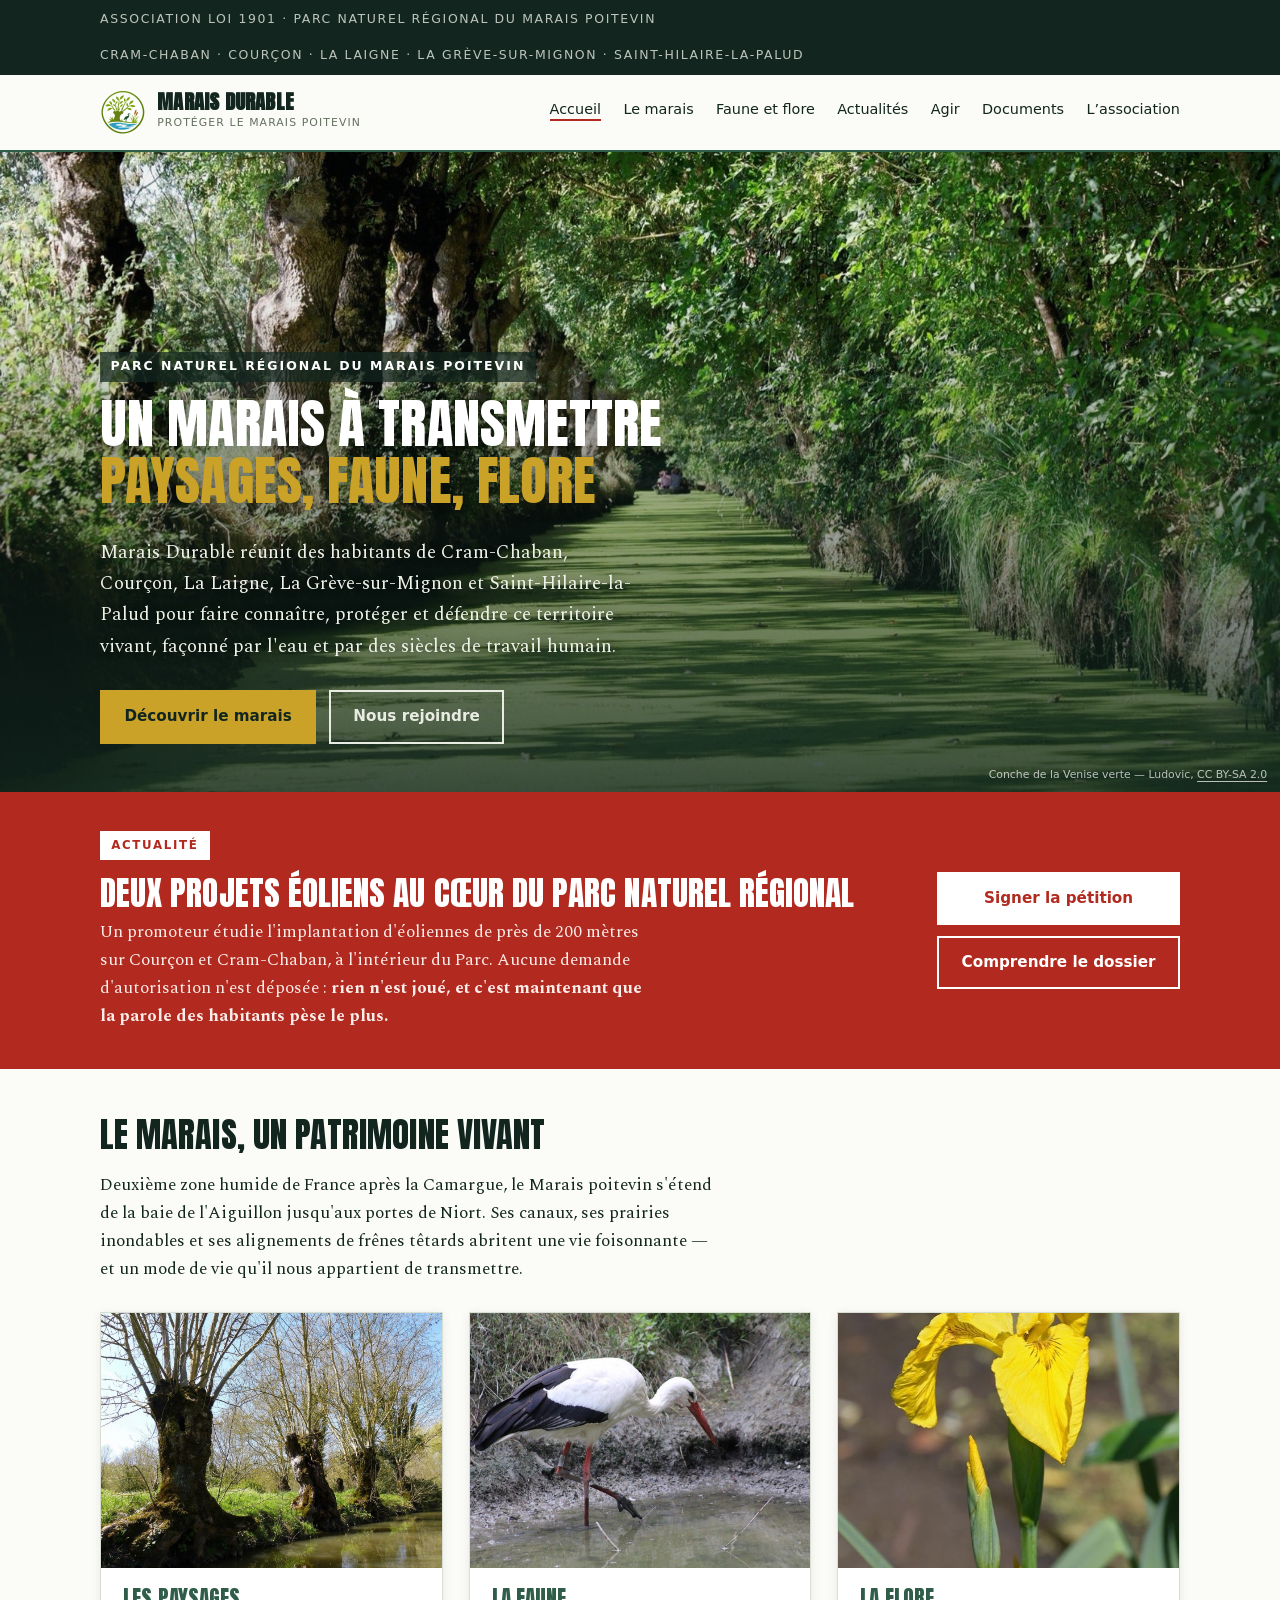
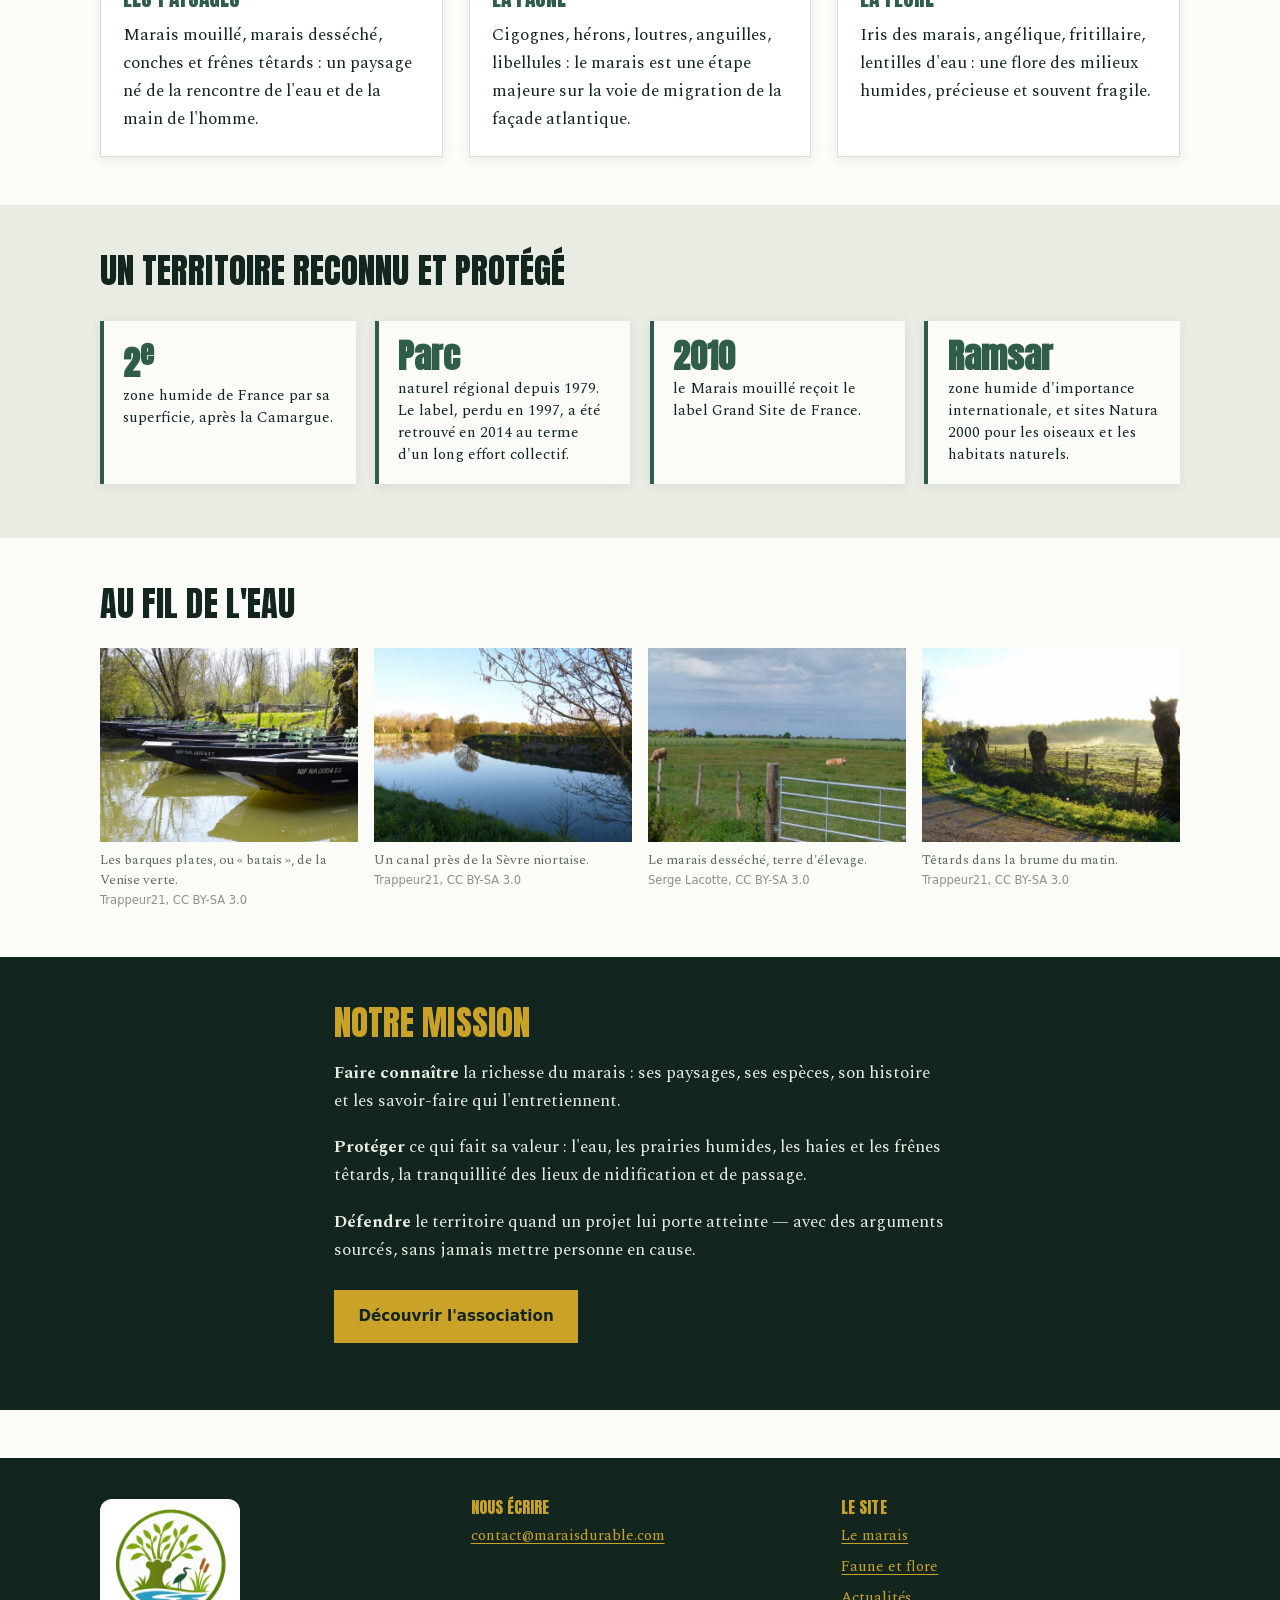
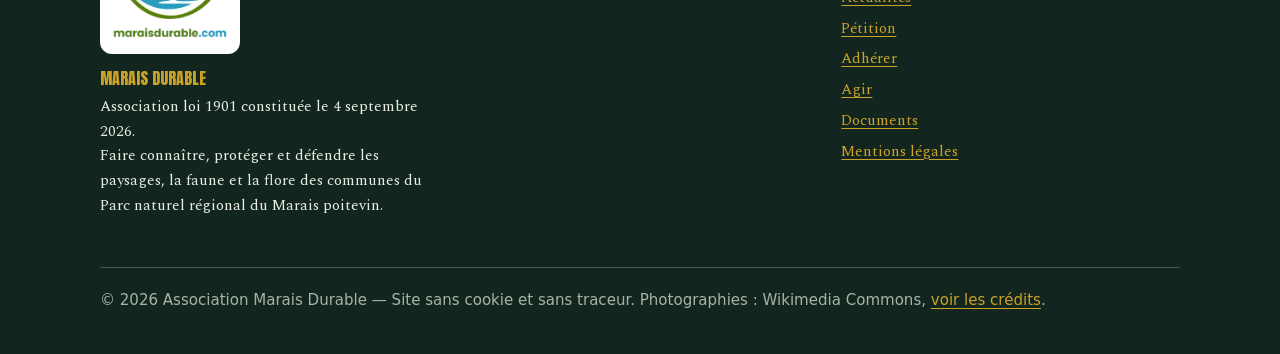
<file: index.html>
<!DOCTYPE html>
<html lang="fr">
<head>
<meta charset="utf-8">
<meta name="viewport" content="width=device-width,initial-scale=1">
<title>Marais Durable — protéger le Marais poitevin</title>
<meta name="description" content="Association Marais Durable : faire connaître, protéger et défendre les paysages, la faune et la flore du Parc naturel régional du Marais poitevin.">
<meta property="og:title" content="Marais Durable — protéger le Marais poitevin">
<meta property="og:description" content="Paysages, faune, flore : une association d'habitants pour faire connaître et protéger le Marais poitevin.">
<meta property="og:type" content="website">
<meta property="og:locale" content="fr_FR">
<meta property="og:image" content="https://maraisdurable.com/assets/img/conche-lentilles.jpg">
<link rel="stylesheet" href="assets/css/fonts.css">
<link rel="stylesheet" href="assets/css/style.css">
<link rel="icon" href="assets/img/favicon.png" type="image/png">
<link rel="apple-touch-icon" href="assets/img/apple-touch-icon.png">
</head>
<body>

<div class="bandeau"><div class="wrap">
  <span>Association loi 1901 &middot; Parc naturel r&eacute;gional du Marais poitevin</span>
  <span>Cram-Chaban &middot; Cour&ccedil;on &middot; La Laigne &middot; La Gr&egrave;ve-sur-Mignon &middot; Saint-Hilaire-la-Palud</span>
</div></div>

<header class="entete"><div class="wrap">
  <a class="logo" href="index.html">
    <img src="assets/img/logo.webp" alt="" width="46" height="46">
    <span><b>Marais Durable</b><small>Protéger le Marais poitevin</small></span>
  </a>
  <nav aria-label="Navigation principale"><ul>
    <li><a href="index.html" aria-current="page">Accueil</a></li>
    <li><a href="le-marais.html">Le marais</a></li>
    <li><a href="faune-flore.html">Faune et flore</a></li>
    <li><a href="actualites.html">Actualités</a></li>
    <li><a href="agir.html">Agir</a></li>
    <li><a href="documents.html">Documents</a></li>
    <li><a href="association.html">L&rsquo;association</a></li>
  </ul></nav>
</div></header>

<section class="hero hero--photo" style="background-image:url('assets/img/conche-lentilles.jpg')">
  <div class="wrap">
    <p class="surtitre">Parc naturel régional du Marais poitevin</p>
    <h1>Un marais à transmettre<em>Paysages, faune, flore</em></h1>
    <p class="chapo">Marais Durable réunit des habitants de Cram-Chaban, Courçon, La Laigne,
      La Grève-sur-Mignon et Saint-Hilaire-la-Palud pour faire connaître, protéger et défendre
      ce territoire vivant, façonné par l'eau et par des siècles de travail humain.</p>
    <div class="actions">
      <a class="bouton" href="le-marais.html">Découvrir le marais</a>
      <a class="bouton bouton--fantome" href="agir.html">Nous rejoindre</a>
    </div>
  </div>
  <span class="credit-hero">Conche de la Venise verte — Ludovic, <a href="https://creativecommons.org/licenses/by-sa/2.0/">CC BY-SA 2.0</a></span>
</section>

<section class="actu" aria-labelledby="titre-actu"><div class="wrap">
  <div>
    <span class="etiquette">Actualité</span>
    <h2 id="titre-actu">Deux projets éoliens au cœur du Parc naturel régional</h2>
    <p>Un promoteur étudie l'implantation d'éoliennes de près de 200 mètres sur Courçon et
      Cram-Chaban, à l'intérieur du Parc. Aucune demande d'autorisation n'est déposée :
      <strong>rien n'est joué, et c'est maintenant que la parole des habitants pèse le plus.</strong></p>
  </div>
  <div class="actions">
    <a class="bouton" href="petition.html">Signer la pétition</a>
    <a class="bouton bouton--fantome" href="actualites.html">Comprendre le dossier</a>
  </div>
</div></section>

<section class="section"><div class="wrap">
  <h2 style="margin-top:0">Le marais, un patrimoine vivant</h2>
  <p class="narrow">Deuxième zone humide de France après la Camargue, le Marais poitevin s'étend
    de la baie de l'Aiguillon jusqu'aux portes de Niort. Ses canaux, ses prairies inondables et ses
    alignements de frênes têtards abritent une vie foisonnante — et un mode de vie qu'il nous
    appartient de transmettre.</p>
  <div class="grille" style="margin-top:1.8rem">
    <a class="carte carte--photo" href="le-marais.html">
      <img src="assets/img/tetards-canal.jpg" alt="Frênes têtards au bord d'un canal de la Venise verte" loading="lazy">
      <div class="corps"><h3>Les paysages</h3>
        <p>Marais mouillé, marais desséché, conches et frênes têtards : un paysage né de la
          rencontre de l'eau et de la main de l'homme.</p></div>
    </a>
    <a class="carte carte--photo" href="faune-flore.html#faune">
      <img src="assets/img/cigogne-blanche.jpg" alt="Cigogne blanche cherchant sa nourriture dans une vasière" loading="lazy">
      <div class="corps"><h3>La faune</h3>
        <p>Cigognes, hérons, loutres, anguilles, libellules : le marais est une étape majeure sur
          la voie de migration de la façade atlantique.</p></div>
    </a>
    <a class="carte carte--photo" href="faune-flore.html#flore">
      <img src="assets/img/iris-des-marais.jpg" alt="Iris des marais en fleur" loading="lazy" style="object-position:center 30%">
      <div class="corps"><h3>La flore</h3>
        <p>Iris des marais, angélique, fritillaire, lentilles d'eau : une flore des milieux
          humides, précieuse et souvent fragile.</p></div>
    </a>
  </div>
</div></section>

<section class="section section--craie"><div class="wrap">
  <h2 style="margin-top:0">Un territoire reconnu et protégé</h2>
  <ul class="chiffres chiffres--marais">
    <li class="chiffre"><b>2<sup>e</sup></b><span>zone humide de France par sa superficie, après la
      Camargue.</span></li>
    <li class="chiffre"><b>Parc</b><span>naturel régional depuis 1979. Le label, perdu en 1997, a été
      retrouvé en 2014 au terme d'un long effort collectif.</span></li>
    <li class="chiffre"><b>2010</b><span>le Marais mouillé reçoit le label Grand Site de France.</span></li>
    <li class="chiffre"><b>Ramsar</b><span>zone humide d'importance internationale, et sites Natura 2000
      pour les oiseaux et les habitats naturels.</span></li>
  </ul>
</div></section>

<section class="section"><div class="wrap">
  <h2 style="margin-top:0">Au fil de l'eau</h2>
  <div class="galerie">
    <figure><img src="assets/img/batais.jpg" alt="Barques plates amarrées dans la Venise verte" loading="lazy">
      <figcaption>Les barques plates, ou « batais », de la Venise verte.<span class="credit">Trappeur21, CC BY-SA 3.0</span></figcaption></figure>
    <figure><img src="assets/img/canal-miroir.jpg" alt="Canal calme reflétant le ciel et les arbres" loading="lazy">
      <figcaption>Un canal près de la Sèvre niortaise.<span class="credit">Trappeur21, CC BY-SA 3.0</span></figcaption></figure>
    <figure><img src="assets/img/marais-desseche.jpg" alt="Prairie du marais desséché avec des vaches" loading="lazy">
      <figcaption>Le marais desséché, terre d'élevage.<span class="credit">Serge Lacotte, CC BY-SA 3.0</span></figcaption></figure>
    <figure><img src="assets/img/tetards-brume.jpg" alt="Alignement de têtards dans la brume du matin" loading="lazy">
      <figcaption>Têtards dans la brume du matin.<span class="credit">Trappeur21, CC BY-SA 3.0</span></figcaption></figure>
  </div>
</div></section>

<section class="section section--sombre"><div class="wrap narrow">
  <h2 style="margin-top:0">Notre mission</h2>
  <p><strong>Faire connaître</strong> la richesse du marais : ses paysages, ses espèces, son
    histoire et les savoir-faire qui l'entretiennent.</p>
  <p><strong>Protéger</strong> ce qui fait sa valeur : l'eau, les prairies humides, les haies et
    les frênes têtards, la tranquillité des lieux de nidification et de passage.</p>
  <p><strong>Défendre</strong> le territoire quand un projet lui porte atteinte — avec des arguments
    sourcés, sans jamais mettre personne en cause.</p>
  <p style="margin-top:1.6rem"><a class="bouton" href="association.html">Découvrir l'association</a></p>
</div></section>

<footer class="pied"><div class="wrap">
  <div class="grille">
    <div>
      <img class="pied-logo" src="assets/img/logo-nom.webp" alt="Logo de Marais Durable, maraisdurable.com" width="140" height="157" loading="lazy">
      <h3>Marais Durable</h3>
      <p>Association loi 1901 constitu&eacute;e le 4 septembre 2026.<br>
        Faire conna&icirc;tre, prot&eacute;ger et d&eacute;fendre les paysages, la faune et la flore
        des communes du Parc naturel r&eacute;gional du Marais poitevin.</p>
    </div>
    <div>
      <h3>Nous &eacute;crire</h3>
      <p><a href="mailto:contact@maraisdurable.com">contact@maraisdurable.com</a></p>
    </div>
    <div>
      <h3>Le site</h3>
      <ul>
        <li><a href="le-marais.html">Le marais</a></li>
        <li><a href="faune-flore.html">Faune et flore</a></li>
        <li><a href="actualites.html">Actualit&eacute;s</a></li>
        <li><a href="petition.html">P&eacute;tition</a></li>
        <li><a href="adhesion.html">Adh&eacute;rer</a></li>
        <li><a href="agir.html">Agir</a></li>
        <li><a href="documents.html">Documents</a></li>
        <li><a href="mentions-legales.html">Mentions l&eacute;gales</a></li>
      </ul>
    </div>
  </div>
  <p class="legal">&copy; 2026 Association Marais Durable &mdash; Site sans cookie et sans traceur.
    Photographies : Wikimedia Commons, <a href="mentions-legales.html#credits">voir les cr&eacute;dits</a>.</p>
</div></footer>

</body>
</html>
</file>
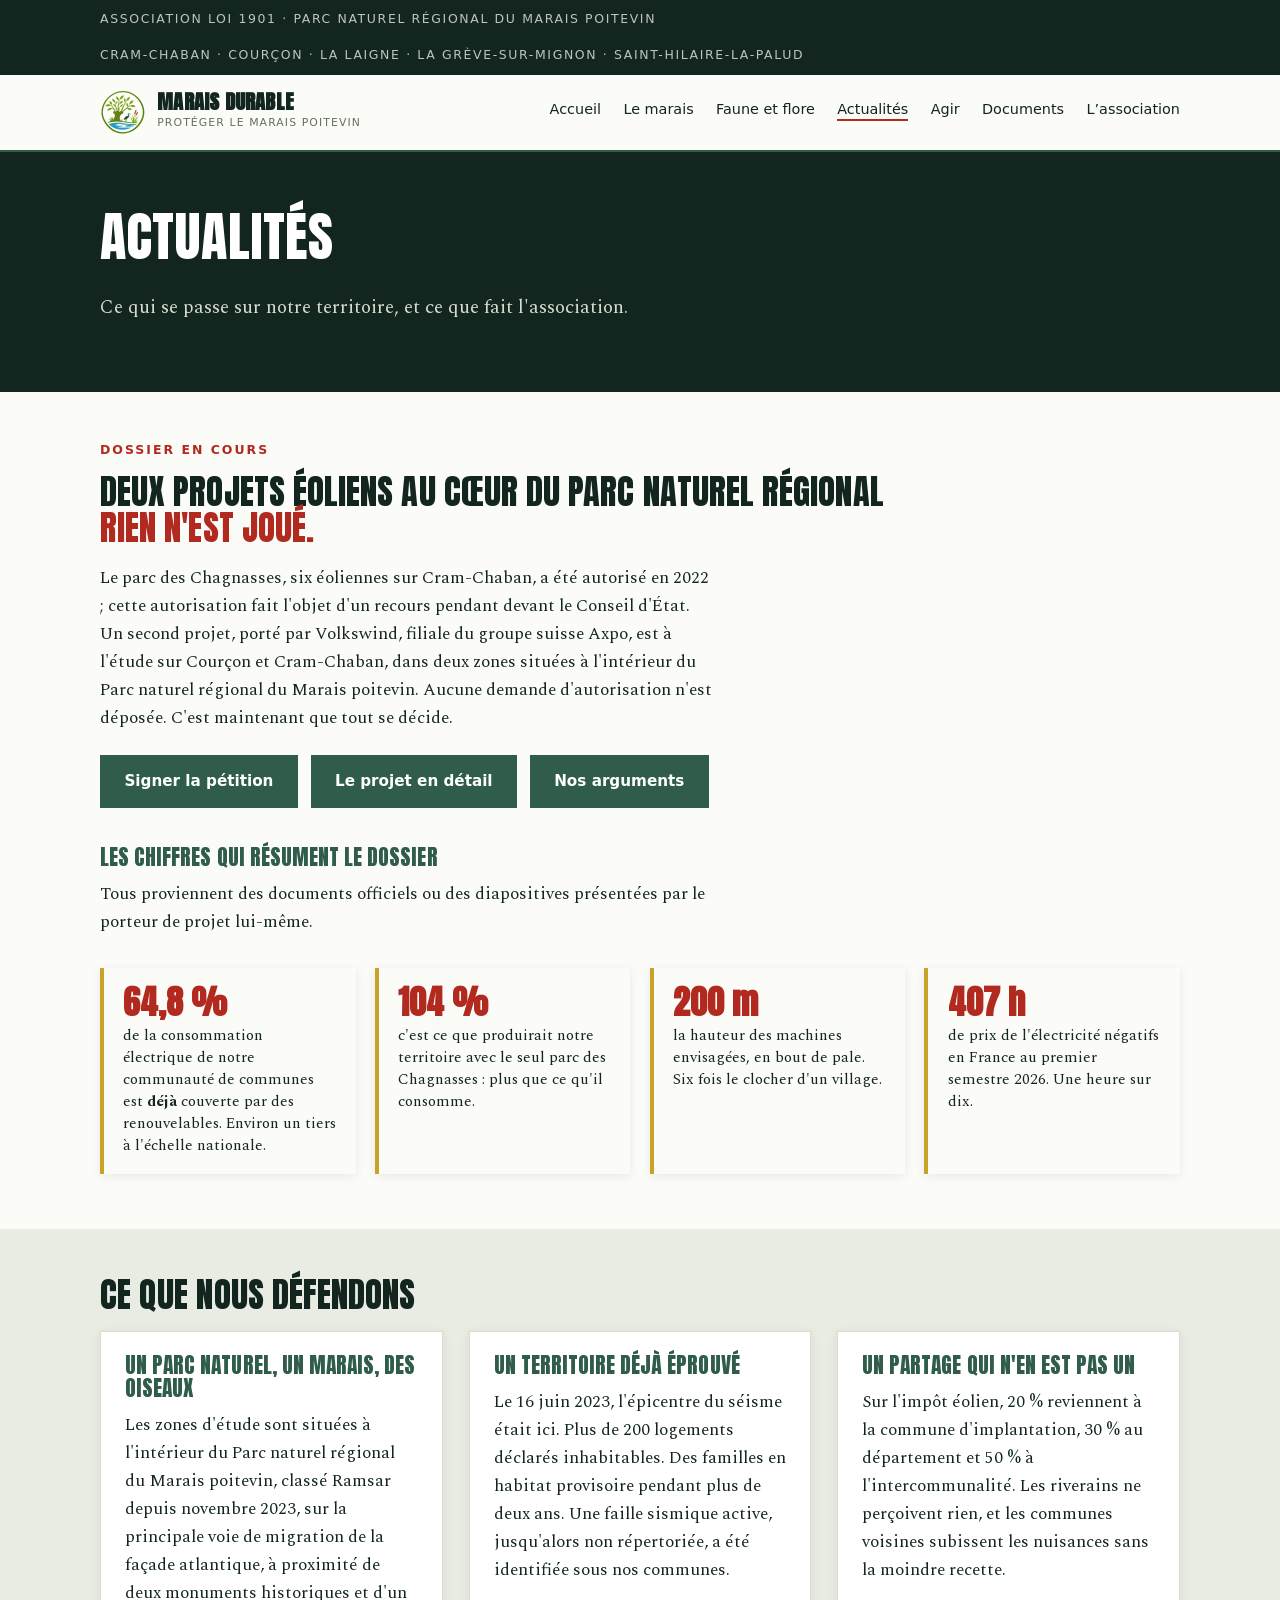
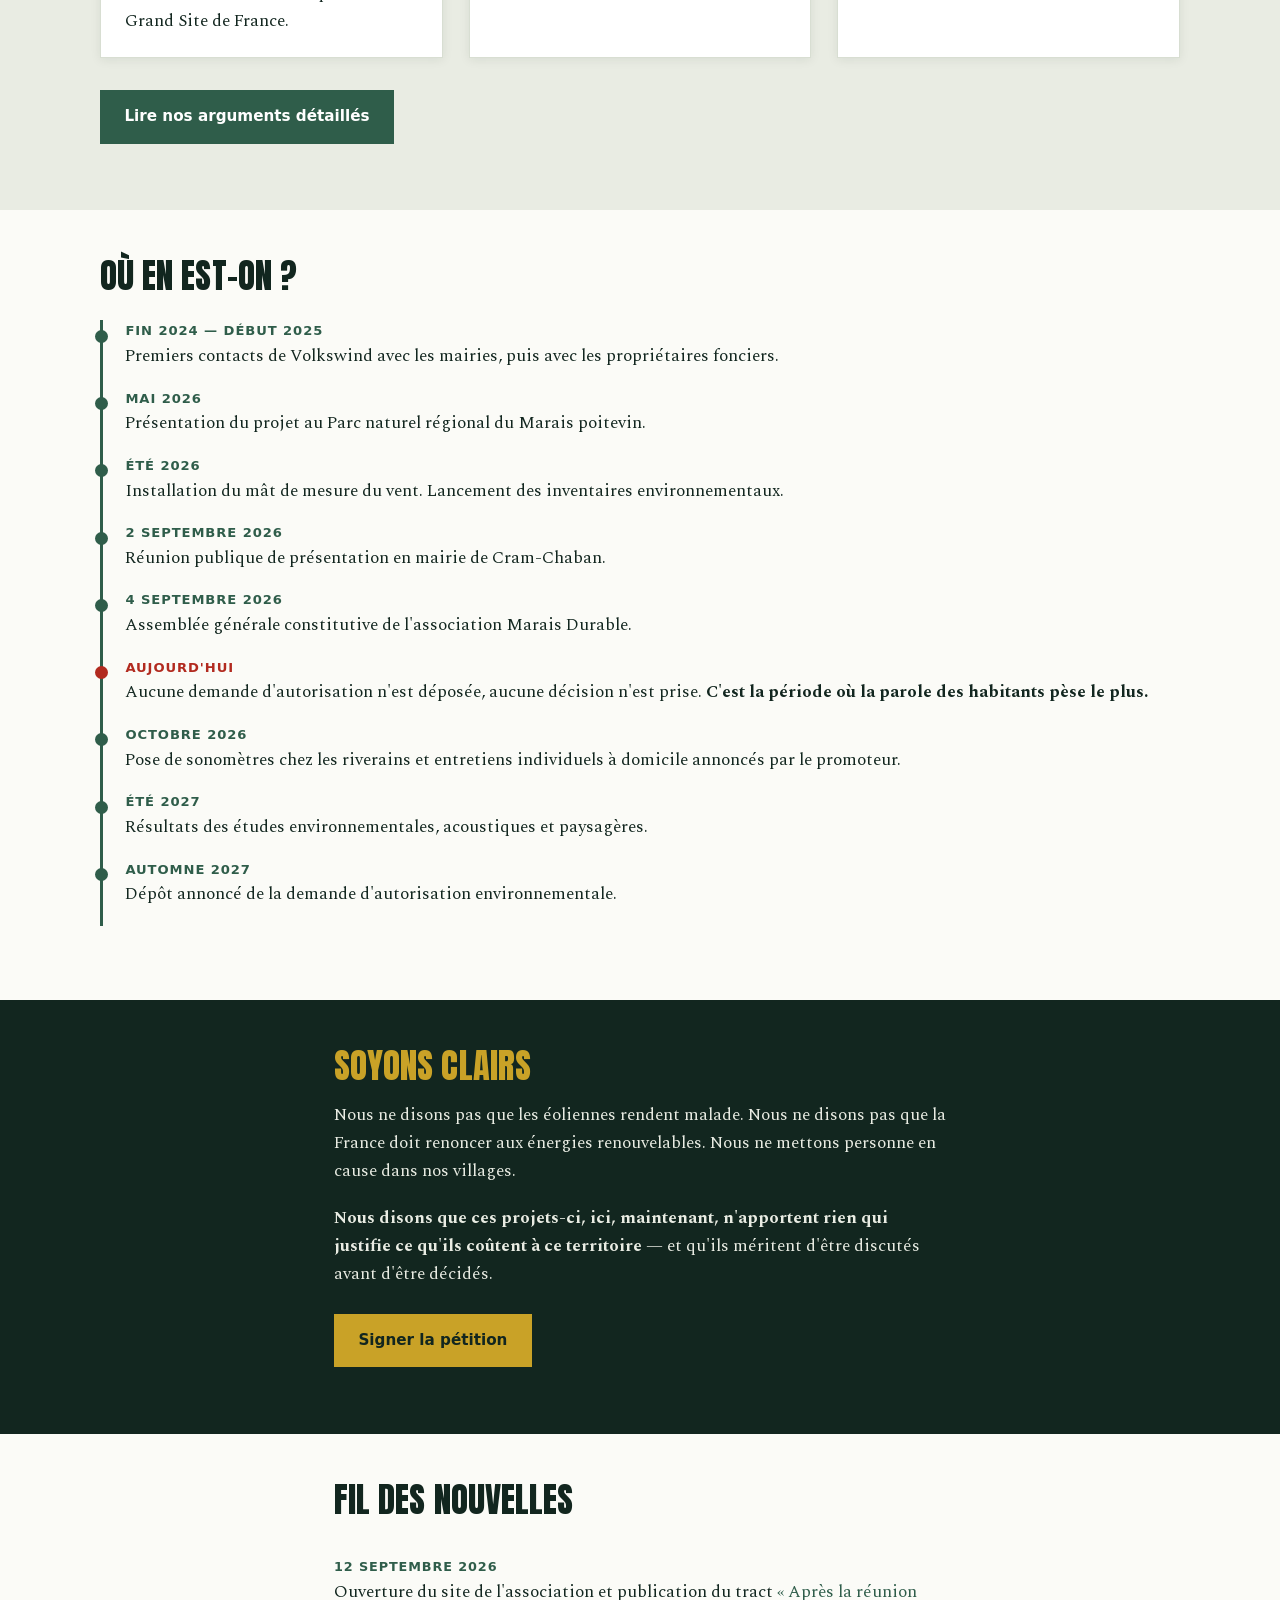
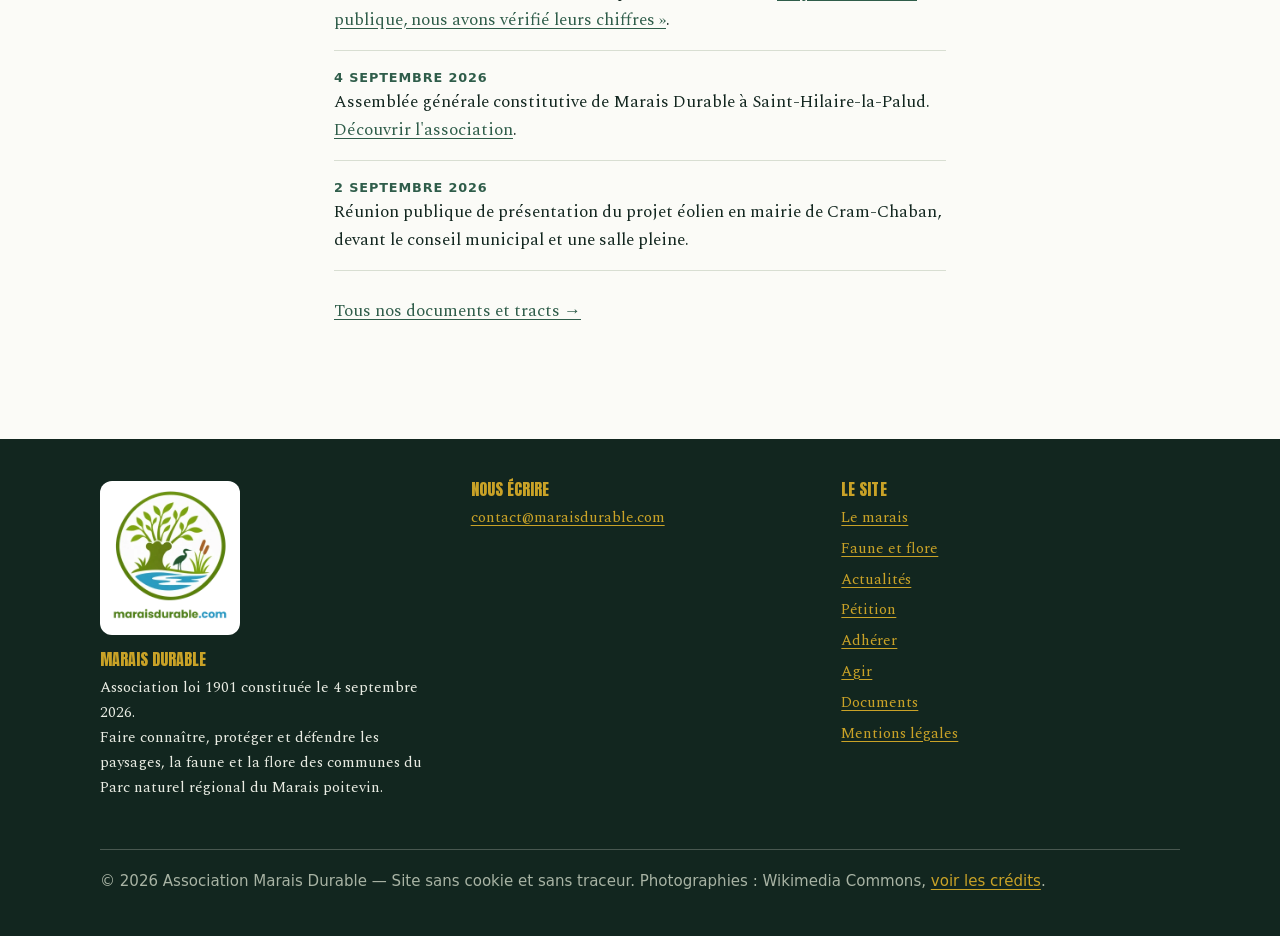
<file: actualites.html>
<!DOCTYPE html>
<html lang="fr">
<head>
<meta charset="utf-8">
<meta name="viewport" content="width=device-width,initial-scale=1">
<title>Actualités — Marais Durable</title>
<meta name="description" content="Les actualités de l'association Marais Durable, dont le dossier des projets éoliens de Courçon et Cram-Chaban, dans le Parc naturel régional du Marais poitevin.">
<meta property="og:title" content="Actualités — Marais Durable">
<meta property="og:description" content="Deux projets éoliens visent nos communes, au cœur du Parc naturel régional du Marais poitevin. Rien n'est joué.">
<meta property="og:type" content="article">
<meta property="og:locale" content="fr_FR">
<meta property="og:image" content="https://maraisdurable.com/assets/img/conche-lentilles.jpg">
<link rel="stylesheet" href="assets/css/fonts.css">
<link rel="stylesheet" href="assets/css/style.css">
<link rel="icon" href="assets/img/favicon.png" type="image/png">
<link rel="apple-touch-icon" href="assets/img/apple-touch-icon.png">
</head>
<body>

<div class="bandeau"><div class="wrap">
  <span>Association loi 1901 &middot; Parc naturel r&eacute;gional du Marais poitevin</span>
  <span>Cram-Chaban &middot; Cour&ccedil;on &middot; La Laigne &middot; La Gr&egrave;ve-sur-Mignon &middot; Saint-Hilaire-la-Palud</span>
</div></div>

<header class="entete"><div class="wrap">
  <a class="logo" href="index.html">
    <img src="assets/img/logo.webp" alt="" width="46" height="46">
    <span><b>Marais Durable</b><small>Protéger le Marais poitevin</small></span>
  </a>
  <nav aria-label="Navigation principale"><ul>
    <li><a href="index.html">Accueil</a></li>
    <li><a href="le-marais.html">Le marais</a></li>
    <li><a href="faune-flore.html">Faune et flore</a></li>
    <li><a href="actualites.html" aria-current="page">Actualités</a></li>
    <li><a href="agir.html">Agir</a></li>
    <li><a href="documents.html">Documents</a></li>
    <li><a href="association.html">L&rsquo;association</a></li>
  </ul></nav>
</div></header>

<section class="hero"><div class="wrap">
  <h1>Actualités</h1>
  <p class="chapo">Ce qui se passe sur notre territoire, et ce que fait l'association.</p>
</div></section>

<section class="section"><div class="wrap">
  <p class="surtitre" style="color:var(--alerte)">Dossier en cours</p>
  <h2 style="margin-top:0">Deux projets éoliens au cœur du Parc naturel régional<em style="display:block;font-style:normal;color:var(--alerte)">Rien n'est joué.</em></h2>
  <div class="narrow">
    <p>Le parc des Chagnasses, six éoliennes sur Cram-Chaban, a été autorisé en 2022 ; cette
      autorisation fait l'objet d'un recours pendant devant le Conseil d'État. Un second projet,
      porté par Volkswind, filiale du groupe suisse Axpo, est à l'étude sur Courçon et Cram-Chaban,
      dans deux zones situées à l'intérieur du Parc naturel régional du Marais poitevin. Aucune
      demande d'autorisation n'est déposée. C'est maintenant que tout se décide.</p>
    <div class="actions" style="display:flex;gap:.8rem;flex-wrap:wrap;margin-top:1.4rem">
      <a class="bouton bouton--plein" href="petition.html">Signer la pétition</a>
      <a class="bouton bouton--plein" href="le-projet.html">Le projet en détail</a>
      <a class="bouton bouton--plein" href="nos-arguments.html">Nos arguments</a>
    </div>
  </div>

  <h3 style="margin-top:2.4rem">Les chiffres qui résument le dossier</h3>
  <p class="narrow">Tous proviennent des documents officiels ou des diapositives présentées par
    le porteur de projet lui-même.</p>
  <ul class="chiffres">
    <li class="chiffre"><b>64,8 %</b><span>de la consommation électrique de notre communauté de
      communes est <strong>déjà</strong> couverte par des renouvelables. Environ un tiers à
      l'échelle nationale.</span></li>
    <li class="chiffre"><b>104 %</b><span>c'est ce que produirait notre territoire avec le seul
      parc des Chagnasses : plus que ce qu'il consomme.</span></li>
    <li class="chiffre"><b>200 m</b><span>la hauteur des machines envisagées, en bout de pale.
      Six fois le clocher d'un village.</span></li>
    <li class="chiffre"><b>407 h</b><span>de prix de l'électricité négatifs en France au premier
      semestre 2026. Une heure sur dix.</span></li>
  </ul>
</div></section>

<section class="section section--craie"><div class="wrap">
  <h2 style="margin-top:0">Ce que nous défendons</h2>
  <div class="grille">
    <div class="carte">
      <h3>Un parc naturel, un marais, des oiseaux</h3>
      <p>Les zones d'étude sont situées à l'intérieur du Parc naturel régional du Marais poitevin,
        classé Ramsar depuis novembre 2023, sur la principale voie de migration de la façade
        atlantique, à proximité de deux monuments historiques et d'un Grand Site de France.</p>
    </div>
    <div class="carte">
      <h3>Un territoire déjà éprouvé</h3>
      <p>Le 16 juin 2023, l'épicentre du séisme était ici. Plus de 200 logements déclarés
        inhabitables. Des familles en habitat provisoire pendant plus de deux ans. Une faille
        sismique active, jusqu'alors non répertoriée, a été identifiée sous nos communes.</p>
    </div>
    <div class="carte">
      <h3>Un partage qui n'en est pas un</h3>
      <p>Sur l'impôt éolien, 20 % reviennent à la commune d'implantation, 30 % au département et
        50 % à l'intercommunalité. Les riverains ne perçoivent rien, et les communes voisines
        subissent les nuisances sans la moindre recette.</p>
    </div>
  </div>
  <p style="margin-top:2rem"><a class="bouton bouton--plein" href="nos-arguments.html">Lire nos arguments détaillés</a></p>
</div></section>

<section class="section"><div class="wrap">
  <h2 style="margin-top:0">Où en est-on ?</h2>
  <ul class="frise">
    <li><b>Fin 2024 — début 2025</b>Premiers contacts de Volkswind avec les mairies, puis avec les
      propriétaires fonciers.</li>
    <li><b>Mai 2026</b>Présentation du projet au Parc naturel régional du Marais poitevin.</li>
    <li><b>Été 2026</b>Installation du mât de mesure du vent. Lancement des inventaires
      environnementaux.</li>
    <li><b>2 septembre 2026</b>Réunion publique de présentation en mairie de Cram-Chaban.</li>
    <li><b>4 septembre 2026</b>Assemblée générale constitutive de l'association Marais Durable.</li>
    <li class="maintenant"><b>Aujourd'hui</b>Aucune demande d'autorisation n'est déposée, aucune
      décision n'est prise. <strong>C'est la période où la parole des habitants pèse le
      plus.</strong></li>
    <li><b>Octobre 2026</b>Pose de sonomètres chez les riverains et entretiens individuels à
      domicile annoncés par le promoteur.</li>
    <li><b>Été 2027</b>Résultats des études environnementales, acoustiques et paysagères.</li>
    <li><b>Automne 2027</b>Dépôt annoncé de la demande d'autorisation environnementale.</li>
  </ul>
</div></section>

<section class="section section--sombre"><div class="wrap narrow">
  <h2 style="margin-top:0">Soyons clairs</h2>
  <p>Nous ne disons pas que les éoliennes rendent malade. Nous ne disons pas que la France doit
    renoncer aux énergies renouvelables. Nous ne mettons personne en cause dans nos villages.</p>
  <p><strong>Nous disons que ces projets-ci, ici, maintenant, n'apportent rien qui justifie ce
    qu'ils coûtent à ce territoire</strong> — et qu'ils méritent d'être discutés avant d'être
    décidés.</p>
  <p style="margin-top:1.6rem"><a class="bouton" href="petition.html">Signer la pétition</a></p>
</div></section>

<section class="section"><div class="wrap narrow">
  <h2 style="margin-top:0">Fil des nouvelles</h2>
  <ul class="nouvelles">
    <li><time datetime="2026-09-12">12 septembre 2026</time>Ouverture du site de l'association et
      publication du tract <a href="documents/tract-apres-reunion-publique.pdf">« Après la réunion
      publique, nous avons vérifié leurs chiffres »</a>.</li>
    <li><time datetime="2026-09-04">4 septembre 2026</time>Assemblée générale constitutive de
      Marais Durable à Saint-Hilaire-la-Palud. <a href="association.html">Découvrir
      l'association</a>.</li>
    <li><time datetime="2026-09-02">2 septembre 2026</time>Réunion publique de présentation du
      projet éolien en mairie de Cram-Chaban, devant le conseil municipal et une salle pleine.</li>
  </ul>
  <p style="margin-top:1.6rem"><a href="documents.html">Tous nos documents et tracts &rarr;</a></p>
</div></section>

<footer class="pied"><div class="wrap">
  <div class="grille">
    <div>
      <img class="pied-logo" src="assets/img/logo-nom.webp" alt="Logo de Marais Durable, maraisdurable.com" width="140" height="157" loading="lazy">
      <h3>Marais Durable</h3>
      <p>Association loi 1901 constitu&eacute;e le 4 septembre 2026.<br>
        Faire conna&icirc;tre, prot&eacute;ger et d&eacute;fendre les paysages, la faune et la flore
        des communes du Parc naturel r&eacute;gional du Marais poitevin.</p>
    </div>
    <div>
      <h3>Nous &eacute;crire</h3>
      <p><a href="mailto:contact@maraisdurable.com">contact@maraisdurable.com</a></p>
    </div>
    <div>
      <h3>Le site</h3>
      <ul>
        <li><a href="le-marais.html">Le marais</a></li>
        <li><a href="faune-flore.html">Faune et flore</a></li>
        <li><a href="actualites.html">Actualit&eacute;s</a></li>
        <li><a href="petition.html">P&eacute;tition</a></li>
        <li><a href="adhesion.html">Adh&eacute;rer</a></li>
        <li><a href="agir.html">Agir</a></li>
        <li><a href="documents.html">Documents</a></li>
        <li><a href="mentions-legales.html">Mentions l&eacute;gales</a></li>
      </ul>
    </div>
  </div>
  <p class="legal">&copy; 2026 Association Marais Durable &mdash; Site sans cookie et sans traceur.
    Photographies : Wikimedia Commons, <a href="mentions-legales.html#credits">voir les cr&eacute;dits</a>.</p>
</div></footer>

</body>
</html>
</file>
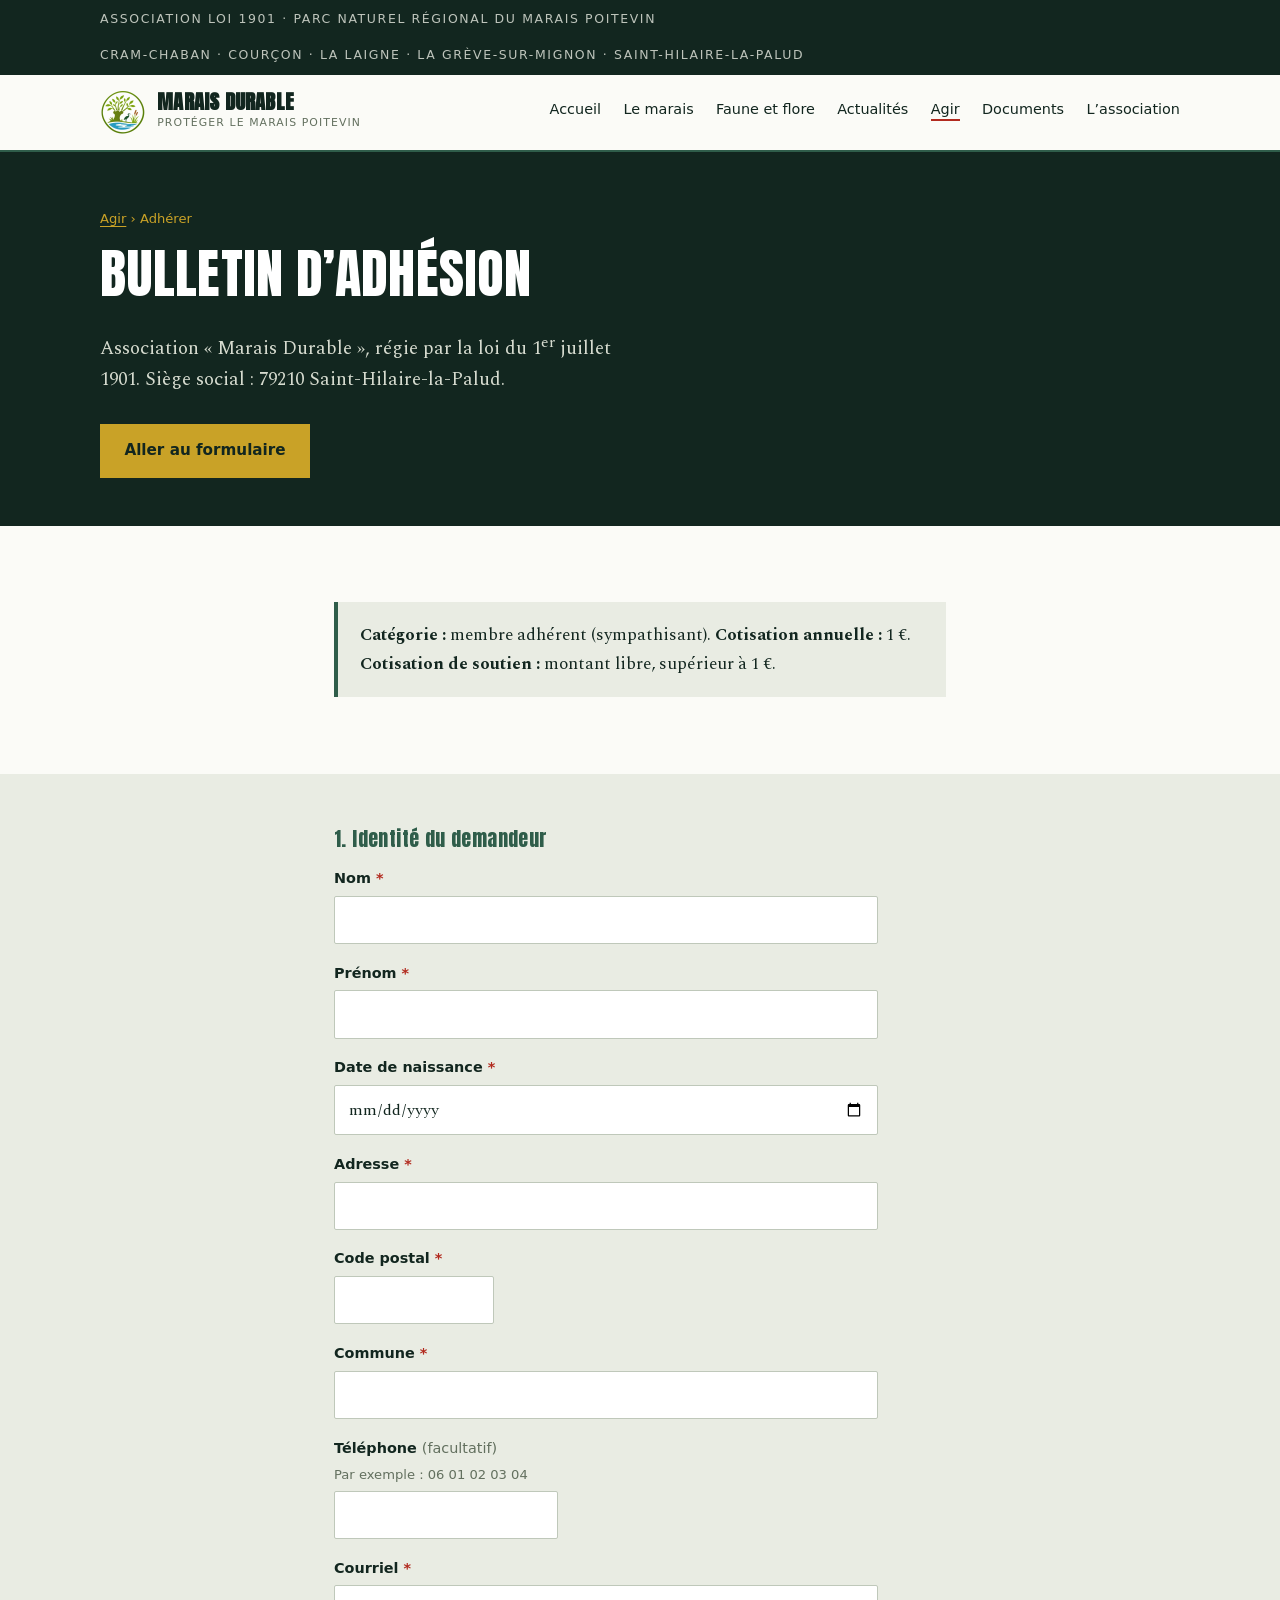
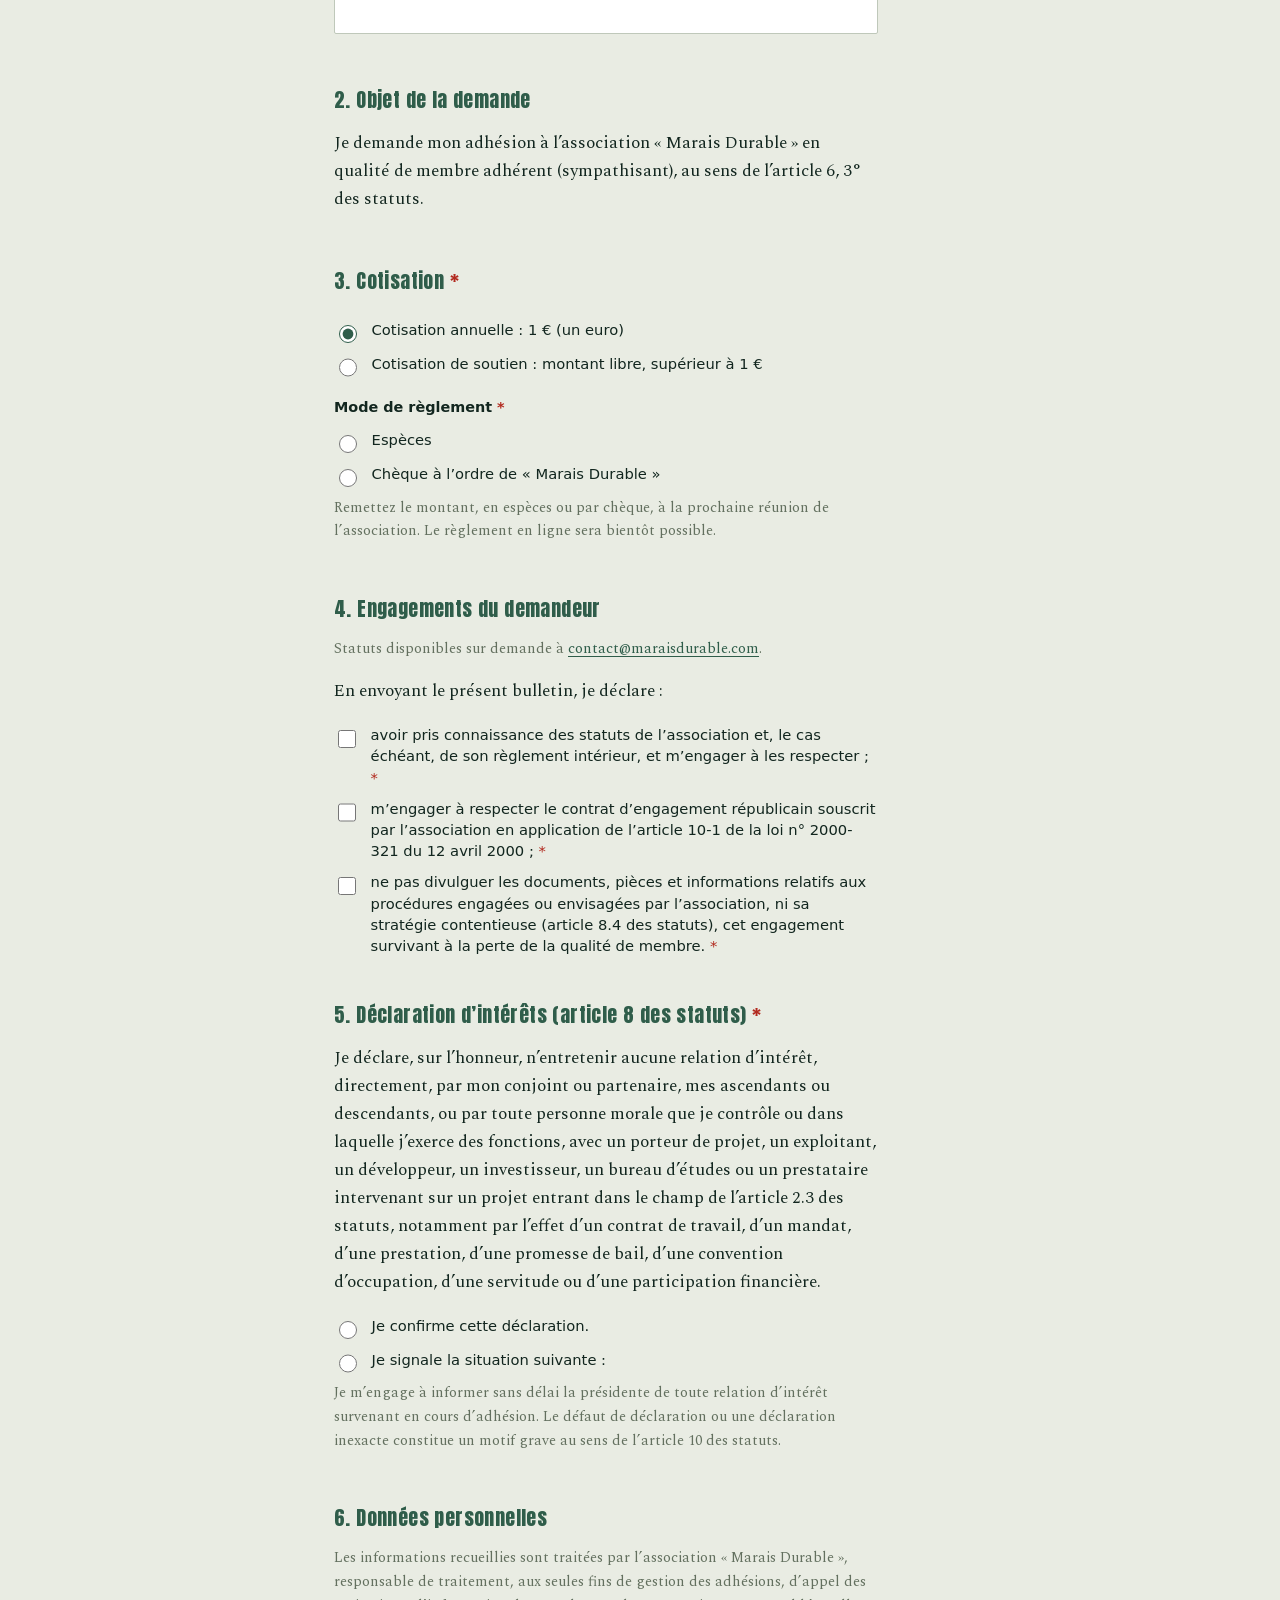
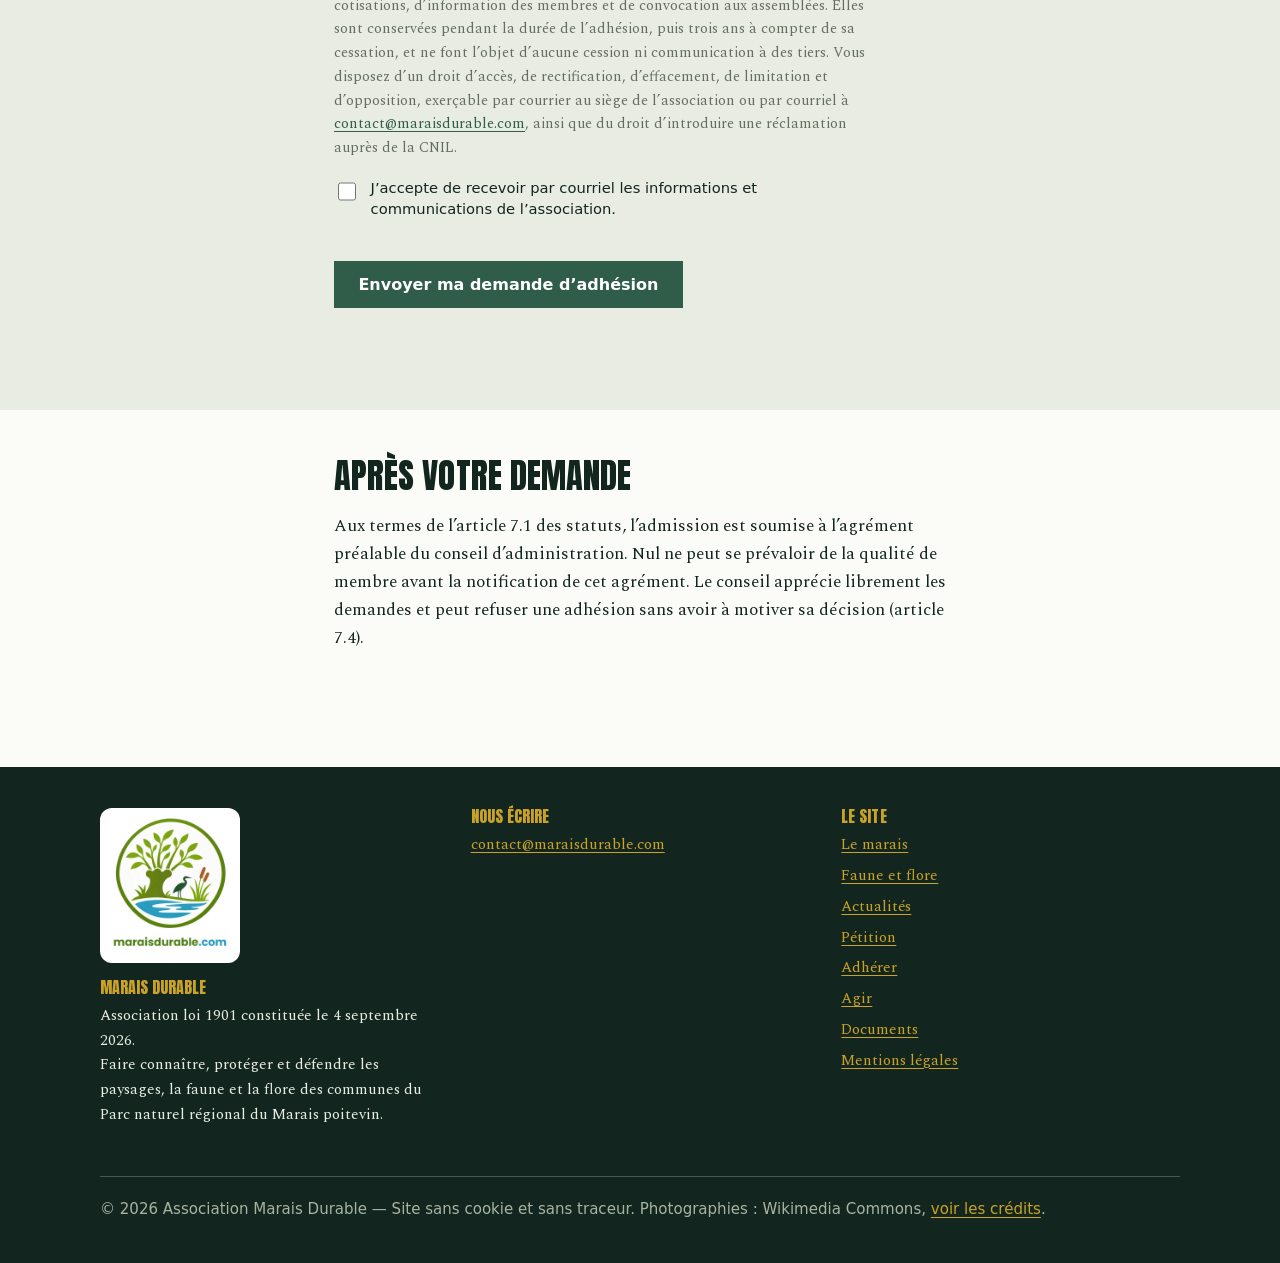
<file: adhesion.html>
<!DOCTYPE html>
<html lang="fr">
<head>
<meta charset="utf-8">
<meta name="viewport" content="width=device-width,initial-scale=1">
<title>Adhérer — Marais Durable</title>
<meta name="description" content="Demandez votre adhésion à l&rsquo;association Marais Durable : bulletin d&rsquo;adhésion en ligne, cotisation annuelle de 1 €.">
<meta property="og:title" content="Adhérer — Marais Durable">
<meta property="og:description" content="Demandez votre adhésion à l&rsquo;association Marais Durable : bulletin d&rsquo;adhésion en ligne, cotisation annuelle de 1 €.">
<meta property="og:type" content="article">
<meta property="og:locale" content="fr_FR">
<meta property="og:image" content="https://maraisdurable.com/assets/img/conche-lentilles.jpg">
<link rel="stylesheet" href="assets/css/fonts.css">
<link rel="stylesheet" href="assets/css/style.css">
<link rel="icon" href="assets/img/favicon.png" type="image/png">
<link rel="apple-touch-icon" href="assets/img/apple-touch-icon.png">
</head>
<body>

<div class="bandeau"><div class="wrap">
  <span>Association loi 1901 &middot; Parc naturel r&eacute;gional du Marais poitevin</span>
  <span>Cram-Chaban &middot; Cour&ccedil;on &middot; La Laigne &middot; La Gr&egrave;ve-sur-Mignon &middot; Saint-Hilaire-la-Palud</span>
</div></div>

<header class="entete"><div class="wrap">
  <a class="logo" href="index.html">
    <img src="assets/img/logo.webp" alt="" width="46" height="46">
    <span><b>Marais Durable</b><small>Protéger le Marais poitevin</small></span>
  </a>
  <nav aria-label="Navigation principale"><ul>
    <li><a href="index.html">Accueil</a></li>
    <li><a href="le-marais.html">Le marais</a></li>
    <li><a href="faune-flore.html">Faune et flore</a></li>
    <li><a href="actualites.html">Actualités</a></li>
    <li><a href="agir.html" aria-current="page">Agir</a></li>
    <li><a href="documents.html">Documents</a></li>
    <li><a href="association.html">L&rsquo;association</a></li>
  </ul></nav>
</div></header>

<section class="hero"><div class="wrap">
  <p class="fil"><a href="agir.html">Agir</a> &rsaquo; Adhérer</p>
  <h1>Bulletin d&rsquo;adhésion</h1>
  <p class="chapo">Association «&nbsp;Marais Durable&nbsp;», régie par la loi du 1<sup>er</sup> juillet 1901.
    Siège social : 79210 Saint-Hilaire-la-Palud.</p>
  <div class="actions"><a class="bouton" href="#adherer">Aller au formulaire</a></div>
</div></section>

<section class="section"><div class="wrap narrow">
<div class="encadre">
<p><strong>Catégorie :</strong> membre adhérent (sympathisant). <strong>Cotisation annuelle :</strong>
1&nbsp;€. <strong>Cotisation de soutien :</strong> montant libre, supérieur à 1&nbsp;€.</p>
</div>
</div></section>

<section class="section section--craie" id="adherer"><div class="wrap narrow">

<form class="formulaire" id="formAdhesion" method="POST"
      action="https://forms.gestemental.com/v1/maraisdurable/adhesion">

<fieldset>
  <legend>1. Identité du demandeur</legend>
  <div class="champ">
    <label for="nom">Nom <span aria-hidden="true">*</span></label>
    <input type="text" id="nom" name="nom" required maxlength="100" autocomplete="family-name">
  </div>
  <div class="champ">
    <label for="prenom">Prénom <span aria-hidden="true">*</span></label>
    <input type="text" id="prenom" name="prenom" required maxlength="100" autocomplete="given-name">
  </div>
  <div class="champ">
    <label for="naissance">Date de naissance <span aria-hidden="true">*</span></label>
    <input type="date" id="naissance" name="naissance" required min="1900-01-01" autocomplete="bday">
  </div>
  <div class="champ">
    <label for="adresse">Adresse <span aria-hidden="true">*</span></label>
    <input type="text" id="adresse" name="adresse" required maxlength="200" autocomplete="street-address">
  </div>
  <div class="champ">
    <label for="code_postal">Code postal <span aria-hidden="true">*</span></label>
    <input type="text" id="code_postal" name="code_postal" required maxlength="5" pattern="[0-9]{5}"
      inputmode="numeric" autocomplete="postal-code" class="court">
  </div>
  <div class="champ">
    <label for="commune">Commune <span aria-hidden="true">*</span></label>
    <input type="text" id="commune" name="commune" required maxlength="100" autocomplete="address-level2">
  </div>
  <div class="champ">
    <label for="telephone">Téléphone <span class="option">(facultatif)</span></label>
    <small class="aide" id="aide-telephone">Par exemple&nbsp;: 06&nbsp;01&nbsp;02&nbsp;03&nbsp;04</small>
    <input type="tel" id="telephone" name="telephone" maxlength="20"
      pattern="(\+33|0)[ .\-]*[1-9]([ .\-]*[0-9]){8}" inputmode="tel" autocomplete="tel-national"
      aria-describedby="aide-telephone">
  </div>
  <div class="champ">
    <label for="email">Courriel <span aria-hidden="true">*</span></label>
    <input type="email" id="email" name="email" required maxlength="254" autocomplete="email">
  </div>
</fieldset>

<fieldset>
  <legend>2. Objet de la demande</legend>
  <p>Je demande mon adhésion à l&rsquo;association «&nbsp;Marais Durable&nbsp;» en qualité de membre
    adhérent (sympathisant), au sens de l&rsquo;article 6, 3° des statuts.</p>
</fieldset>

<fieldset>
  <legend>3. Cotisation <span aria-hidden="true">*</span></legend>
  <div class="champ champ--case">
    <input type="radio" id="cotisation_annuelle" name="cotisation" value="annuelle" required checked>
    <label for="cotisation_annuelle">Cotisation annuelle : 1&nbsp;€ (un euro)</label>
  </div>
  <div class="champ champ--case">
    <input type="radio" id="cotisation_soutien" name="cotisation" value="soutien">
    <label for="cotisation_soutien">Cotisation de soutien : montant libre, supérieur à 1&nbsp;€</label>
  </div>
  <div class="champ champ--retrait" id="bloc_montant" hidden>
    <label for="montant_soutien">Montant de la cotisation de soutien, en euros <span aria-hidden="true">*</span></label>
    <input type="number" id="montant_soutien" name="montant_soutien" min="1.01" max="100000" step="0.01"
      inputmode="decimal" class="court" disabled>
  </div>

  <p class="sous-titre">Mode de règlement <span aria-hidden="true">*</span></p>
  <div class="champ champ--case">
    <input type="radio" id="reglement_especes" name="reglement" value="especes" required>
    <label for="reglement_especes">Espèces</label>
  </div>
  <div class="champ champ--case">
    <input type="radio" id="reglement_cheque" name="reglement" value="cheque">
    <label for="reglement_cheque">Chèque à l&rsquo;ordre de «&nbsp;Marais Durable&nbsp;»</label>
  </div>
  <p class="aide-bloc">Remettez le montant, en espèces ou par chèque, à la prochaine réunion de
    l&rsquo;association. Le règlement en ligne sera bientôt possible.</p>
</fieldset>

<fieldset>
  <legend>4. Engagements du demandeur</legend>
  <p class="aide-bloc">Statuts disponibles sur demande à
    <a href="mailto:contact@maraisdurable.com?subject=Statuts%20de%20Marais%20Durable">contact@maraisdurable.com</a>.</p>
  <p>En envoyant le présent bulletin, je déclare :</p>
  <div class="champ champ--case">
    <input type="checkbox" id="statuts" name="statuts" value="oui" required>
    <label for="statuts">avoir pris connaissance des statuts de l&rsquo;association et, le cas
      échéant, de son règlement intérieur, et m&rsquo;engager à les respecter ; <span aria-hidden="true">*</span></label>
  </div>
  <div class="champ champ--case">
    <input type="checkbox" id="engagement_republicain" name="engagement_republicain" value="oui" required>
    <label for="engagement_republicain">m&rsquo;engager à respecter le contrat d&rsquo;engagement
      républicain souscrit par l&rsquo;association en application de l&rsquo;article 10-1 de la loi
      n° 2000-321 du 12 avril 2000 ; <span aria-hidden="true">*</span></label>
  </div>
  <div class="champ champ--case">
    <input type="checkbox" id="confidentialite" name="confidentialite" value="oui" required>
    <label for="confidentialite">ne pas divulguer les documents, pièces et informations relatifs aux
      procédures engagées ou envisagées par l&rsquo;association, ni sa stratégie contentieuse
      (article 8.4 des statuts), cet engagement survivant à la perte de la qualité de membre.
      <span aria-hidden="true">*</span></label>
  </div>
</fieldset>

<fieldset>
  <legend>5. Déclaration d&rsquo;intérêts (article 8 des statuts) <span aria-hidden="true">*</span></legend>
  <p>Je déclare, sur l&rsquo;honneur, n&rsquo;entretenir aucune relation d&rsquo;intérêt, directement,
    par mon conjoint ou partenaire, mes ascendants ou descendants, ou par toute personne morale que je
    contrôle ou dans laquelle j&rsquo;exerce des fonctions, avec un porteur de projet, un exploitant,
    un développeur, un investisseur, un bureau d&rsquo;études ou un prestataire intervenant sur un
    projet entrant dans le champ de l&rsquo;article 2.3 des statuts, notamment par l&rsquo;effet
    d&rsquo;un contrat de travail, d&rsquo;un mandat, d&rsquo;une prestation, d&rsquo;une promesse de
    bail, d&rsquo;une convention d&rsquo;occupation, d&rsquo;une servitude ou d&rsquo;une participation
    financière.</p>
  <div class="champ champ--case">
    <input type="radio" id="interets_aucun" name="interets" value="confirme" required>
    <label for="interets_aucun">Je confirme cette déclaration.</label>
  </div>
  <div class="champ champ--case">
    <input type="radio" id="interets_signale" name="interets" value="signale">
    <label for="interets_signale">Je signale la situation suivante :</label>
  </div>
  <div class="champ champ--retrait" id="bloc_situation" hidden>
    <label for="situation">Situation à signaler <span aria-hidden="true">*</span></label>
    <textarea id="situation" name="situation" rows="4" maxlength="1000" disabled></textarea>
  </div>
  <p class="aide-bloc">Je m&rsquo;engage à informer sans délai la présidente de toute relation
    d&rsquo;intérêt survenant en cours d&rsquo;adhésion. Le défaut de déclaration ou une déclaration
    inexacte constitue un motif grave au sens de l&rsquo;article 10 des statuts.</p>
</fieldset>

<fieldset>
  <legend>6. Données personnelles</legend>
  <p class="aide-bloc">Les informations recueillies sont traitées par l&rsquo;association
    «&nbsp;Marais Durable&nbsp;», responsable de traitement, aux seules fins de gestion des adhésions,
    d&rsquo;appel des cotisations, d&rsquo;information des membres et de convocation aux assemblées.
    Elles sont conservées pendant la durée de l&rsquo;adhésion, puis trois ans à compter de sa
    cessation, et ne font l&rsquo;objet d&rsquo;aucune cession ni communication à des tiers. Vous
    disposez d&rsquo;un droit d&rsquo;accès, de rectification, d&rsquo;effacement, de limitation et
    d&rsquo;opposition, exerçable par courrier au siège de l&rsquo;association ou par courriel à
    <a href="mailto:contact@maraisdurable.com">contact@maraisdurable.com</a>, ainsi que du droit
    d&rsquo;introduire une réclamation auprès de la CNIL.</p>
  <div class="champ champ--case">
    <input type="checkbox" id="infos_courriel" name="infos_courriel" value="oui">
    <label for="infos_courriel">J&rsquo;accepte de recevoir par courriel les informations et
      communications de l&rsquo;association.</label>
  </div>
</fieldset>

<input type="text" name="_gotcha" tabindex="-1" autocomplete="off" aria-hidden="true" class="piege">

<button type="submit" class="bouton bouton--plein">Envoyer ma demande d&rsquo;adhésion</button>
<p class="message" id="messageFormulaire" role="status"></p>
</form>
</div></section>

<section class="section"><div class="wrap narrow">
<h2 style="margin-top:0">Après votre demande</h2>
<p>Aux termes de l&rsquo;article 7.1 des statuts, l&rsquo;admission est soumise à l&rsquo;agrément
préalable du conseil d&rsquo;administration. Nul ne peut se prévaloir de la qualité de membre avant
la notification de cet agrément. Le conseil apprécie librement les demandes et peut refuser une
adhésion sans avoir à motiver sa décision (article 7.4).</p>
</div></section>

<script>
(function () {
  var f = document.getElementById('formAdhesion');
  var msg = document.getElementById('messageFormulaire');
  if (!f) return;
  var tel = document.getElementById('telephone');
  var messages = {
    missing_field: 'Merci de remplir ce champ.',
    field_too_long: 'Ce champ est trop long.',
    invalid_field: "Ce champ n'est pas valide.",
    body_too_large: 'Votre message est trop long.',
    rate_limited: "Trop d'envois depuis cette connexion. Réessayez dans une minute.",
    server_error: 'Le service est indisponible. Réessayez plus tard.'
  };
  var libelles = {
    nom: 'Nom', prenom: 'Prénom', naissance: 'Date de naissance', adresse: 'Adresse',
    code_postal: 'Code postal', commune: 'Commune', telephone: 'Téléphone', email: 'Courriel',
    cotisation: 'Cotisation', montant_soutien: 'Montant de la cotisation de soutien',
    reglement: 'Mode de règlement', statuts: 'Statuts',
    engagement_republicain: "Contrat d'engagement républicain", confidentialite: 'Confidentialité',
    interets: "Déclaration d'intérêts", situation: 'Situation à signaler'
  };

  // Shows a dependent block (amount, situation) only when its choice is selected.
  function lier(nom, valeur, blocId, champId) {
    var bloc = document.getElementById(blocId);
    var champ = document.getElementById(champId);
    function maj() {
      var actif = f.querySelector('input[name="' + nom + '"]:checked');
      var on = !!actif && actif.value === valeur;
      bloc.hidden = !on;
      champ.disabled = !on;
      champ.required = on;
    }
    f.querySelectorAll('input[name="' + nom + '"]').forEach(function (r) {
      r.addEventListener('change', maj);
    });
    maj();
  }
  lier('cotisation', 'soutien', 'bloc_montant', 'montant_soutien');
  lier('interets', 'signale', 'bloc_situation', 'situation');

  // The service expects exactly 10 digits: "+33 6 01…" or "06.01…" become "0601…".
  function normaliser(v) {
    v = v.replace(/[\s.\-]/g, '');
    return v.indexOf('+33') === 0 ? '0' + v.slice(3) : v;
  }
  tel.addEventListener('invalid', function () {
    tel.setCustomValidity(tel.validity.valueMissing ? '' :
      'Indiquez un numéro à 10 chiffres, par exemple 06 01 02 03 04.');
  });
  f.addEventListener('input', function (e) {
    e.target.removeAttribute('aria-invalid');
    if (e.target === tel) tel.setCustomValidity('');
  });

  f.addEventListener('submit', function (e) {
    e.preventDefault();
    if (tel.value) tel.value = normaliser(tel.value);
    msg.className = 'message';
    msg.textContent = 'Envoi en cours…';
    fetch(f.action, {
      method: 'POST',
      body: new FormData(f),
      headers: { Accept: 'application/json' }
    }).then(function (r) {
      return r.json().then(function (j) { return { ok: r.ok, j: j }; });
    }).then(function (x) {
      if (x.ok && x.j.ok) {
        f.reset();
        msg.className = 'message message--succes';
        msg.textContent = 'Merci, votre demande d\'adhésion est enregistrée.';
      } else if (!afficherErreur(x.j.error, x.j.field)) {
        throw new Error(x.j.error || 'refus du serveur');
      }
    }).catch(echec);
  });

  function afficherErreur(code, champ) {
    var texte = messages[code];
    if (!texte) return false;
    var nom = champ && libelles[champ];
    if (nom && (code === 'missing_field' || code === 'field_too_long' || code === 'invalid_field')) {
      texte = nom + ' : ' + texte.charAt(0).toLowerCase() + texte.slice(1);
      var saisie = document.getElementById(champ) || f.querySelector('[name="' + champ + '"]');
      if (saisie) { saisie.setAttribute('aria-invalid', 'true'); saisie.focus(); }
    }
    msg.className = 'message message--erreur';
    msg.textContent = texte;
    return true;
  }

  function echec() {
    msg.className = 'message message--erreur';
    msg.innerHTML = "L'envoi a échoué. Écrivez-nous à " +
      '<a href="mailto:contact@maraisdurable.com">contact@maraisdurable.com</a>, ' +
      'nous enregistrerons votre demande.';
  }

  // Sending without JavaScript: the service redirects to ?merci or ?erreur&error=<code>.
  var q = window.location.search;
  if (/[?&]merci(&|=|$)/.test(q)) {
    msg.className = 'message message--succes';
    msg.textContent = "Merci, votre demande d'adhésion est enregistrée.";
    document.getElementById('adherer').scrollIntoView();
  } else if (/[?&]erreur(&|=|$)/.test(q)) {
    var m = /[?&]error=([a-z_]+)/.exec(q);
    if (!afficherErreur(m && m[1])) echec();
    document.getElementById('adherer').scrollIntoView();
  }
})();
</script>

<footer class="pied"><div class="wrap">
  <div class="grille">
    <div>
      <img class="pied-logo" src="assets/img/logo-nom.webp" alt="Logo de Marais Durable, maraisdurable.com" width="140" height="157" loading="lazy">
      <h3>Marais Durable</h3>
      <p>Association loi 1901 constitu&eacute;e le 4 septembre 2026.<br>
        Faire conna&icirc;tre, prot&eacute;ger et d&eacute;fendre les paysages, la faune et la flore
        des communes du Parc naturel r&eacute;gional du Marais poitevin.</p>
    </div>
    <div>
      <h3>Nous &eacute;crire</h3>
      <p><a href="mailto:contact@maraisdurable.com">contact@maraisdurable.com</a></p>
    </div>
    <div>
      <h3>Le site</h3>
      <ul>
        <li><a href="le-marais.html">Le marais</a></li>
        <li><a href="faune-flore.html">Faune et flore</a></li>
        <li><a href="actualites.html">Actualit&eacute;s</a></li>
        <li><a href="petition.html">P&eacute;tition</a></li>
        <li><a href="adhesion.html">Adh&eacute;rer</a></li>
        <li><a href="agir.html">Agir</a></li>
        <li><a href="documents.html">Documents</a></li>
        <li><a href="mentions-legales.html">Mentions l&eacute;gales</a></li>
      </ul>
    </div>
  </div>
  <p class="legal">&copy; 2026 Association Marais Durable &mdash; Site sans cookie et sans traceur.
    Photographies : Wikimedia Commons, <a href="mentions-legales.html#credits">voir les cr&eacute;dits</a>.</p>
</div></footer>

</body>
</html>
</file>
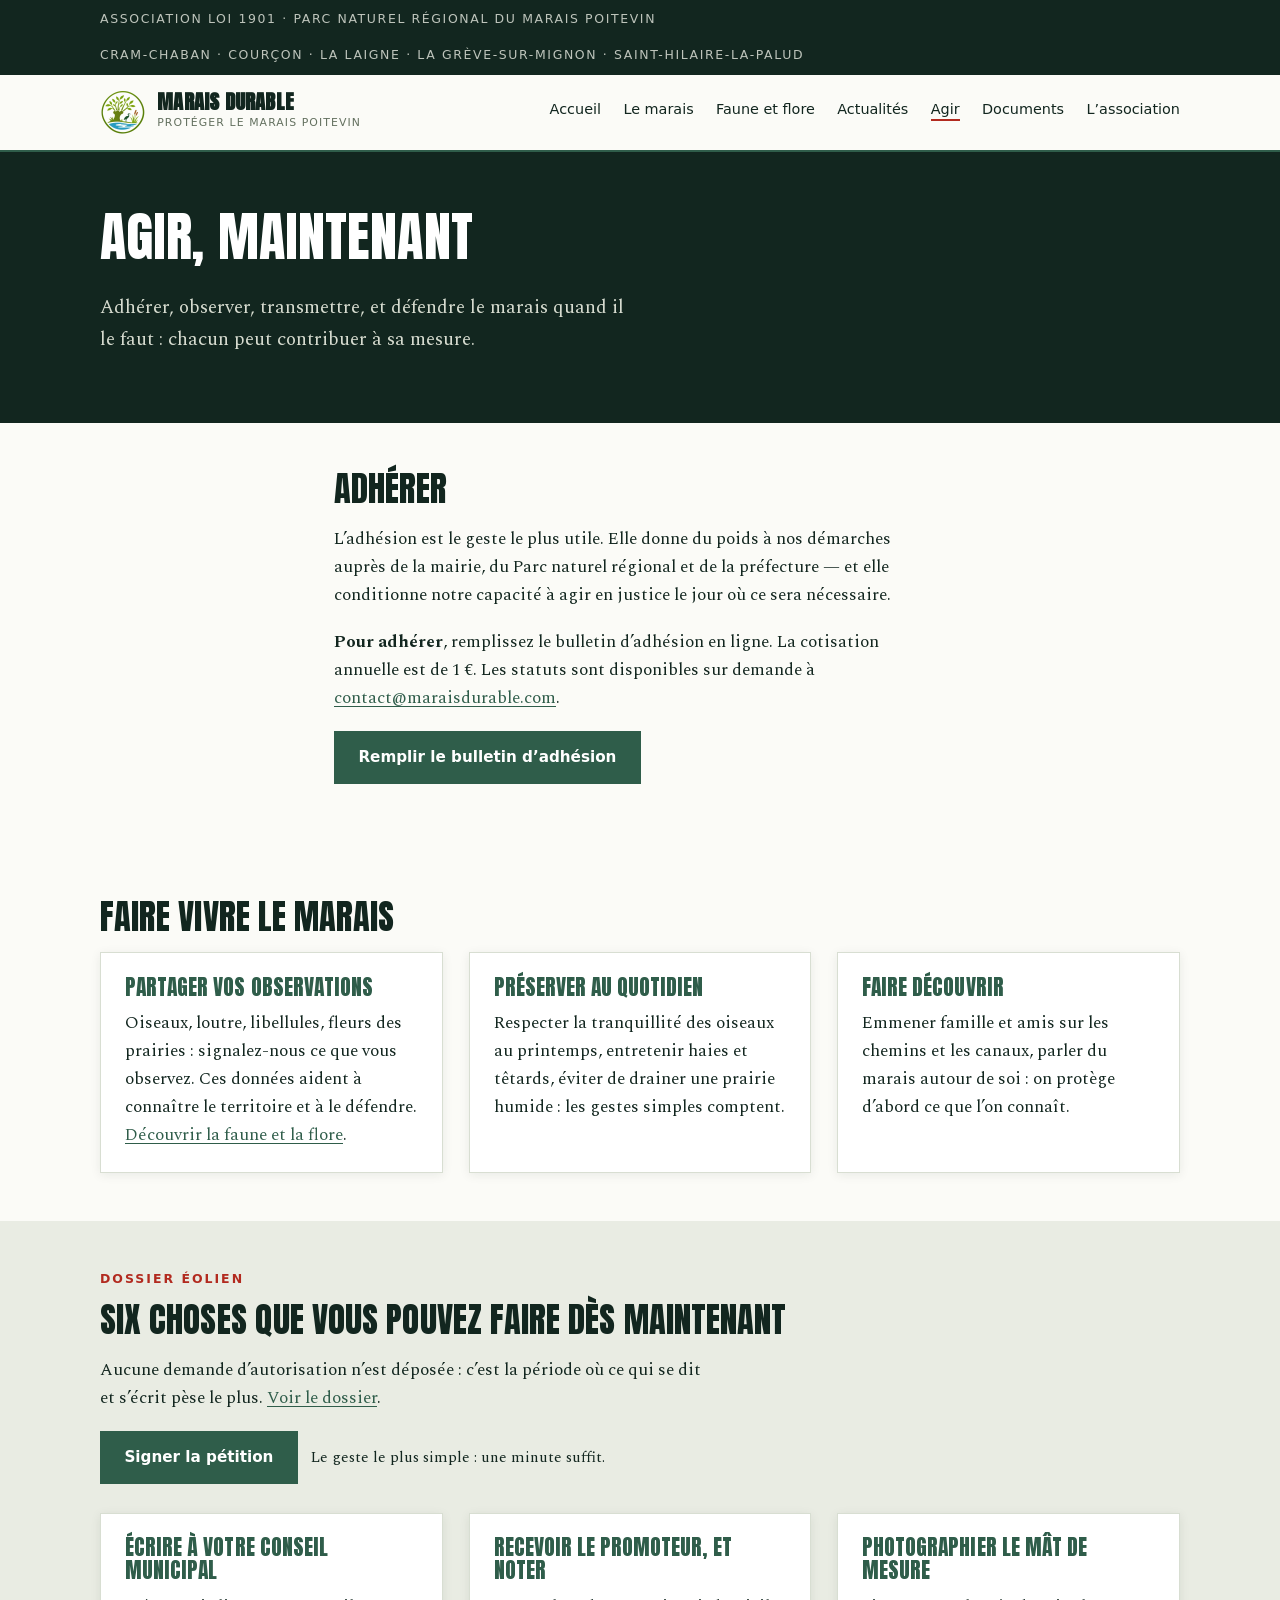
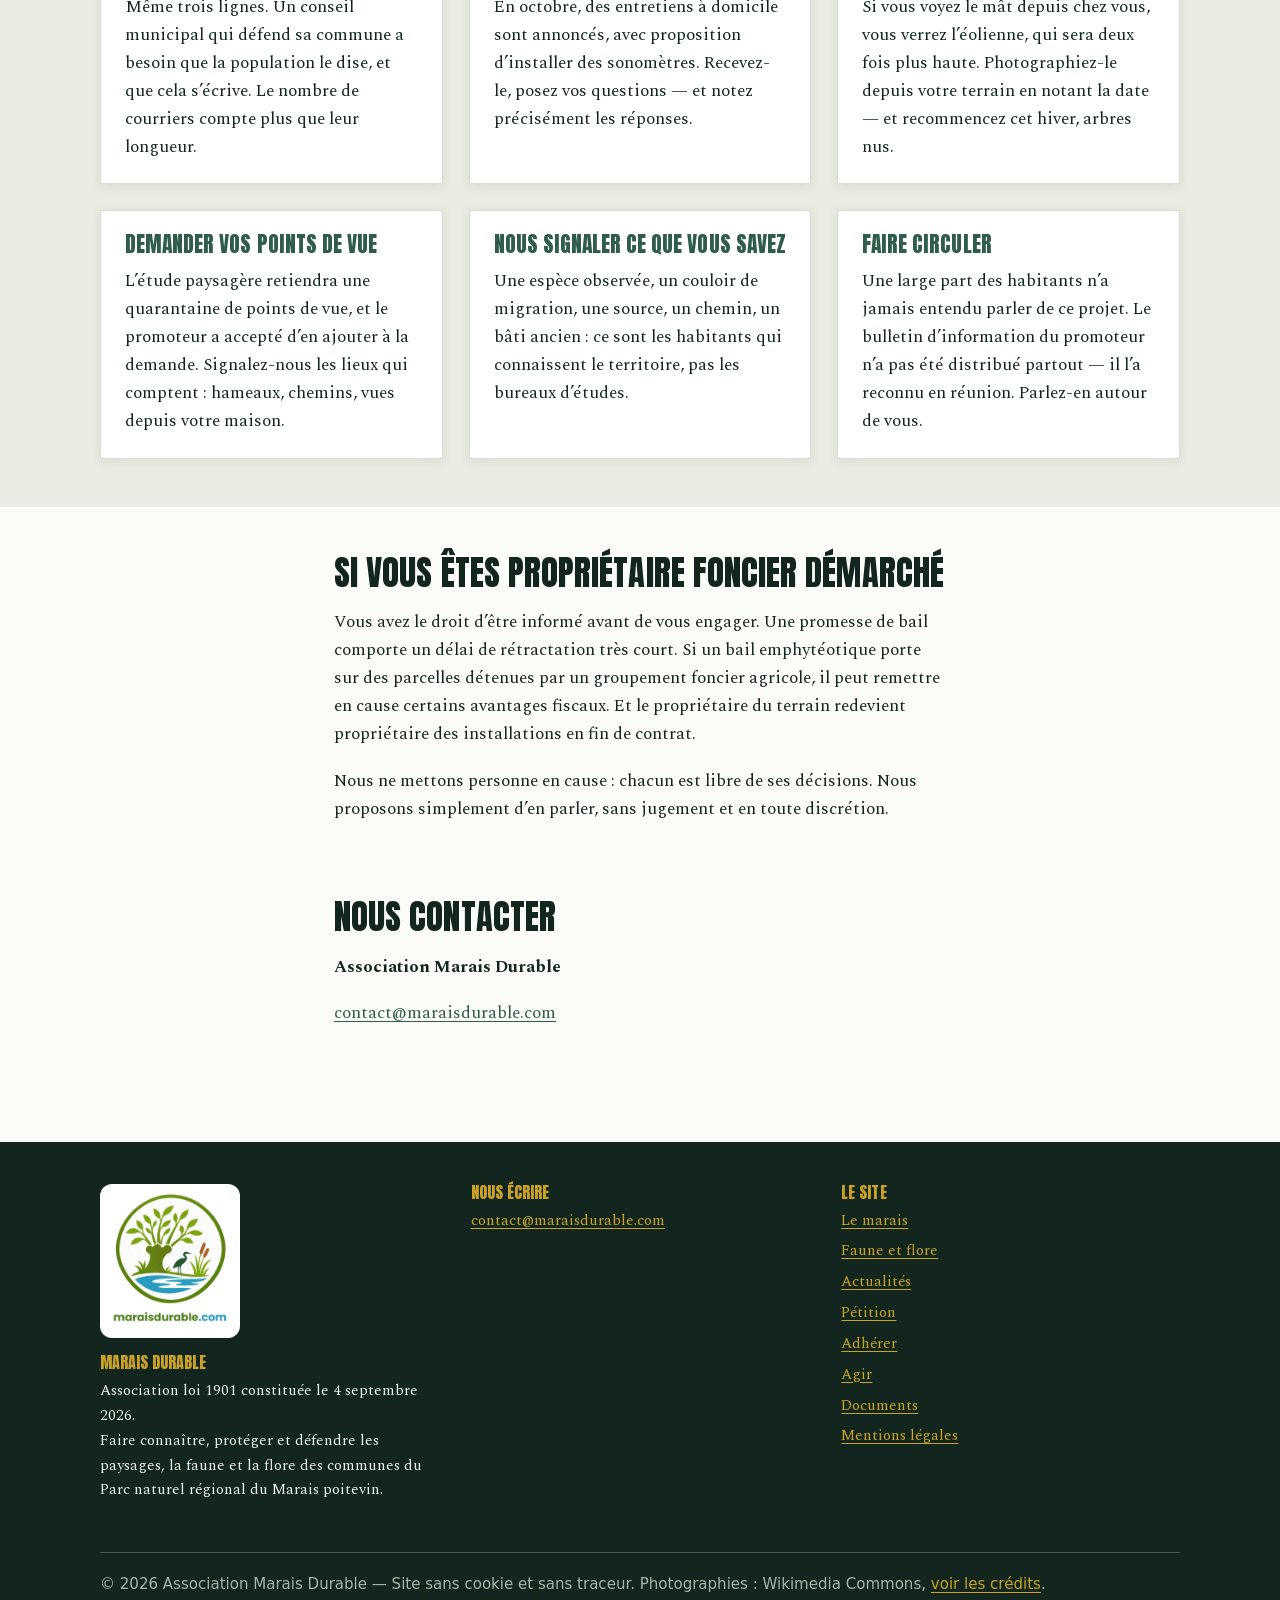
<file: agir.html>
<!DOCTYPE html>
<html lang="fr">
<head>
<meta charset="utf-8">
<meta name="viewport" content="width=device-width,initial-scale=1">
<title>Agir avec nous — Marais Durable</title>
<meta name="description" content="Adhérer, partager ses observations, faire découvrir le marais et le défendre : comment agir avec Marais Durable.">
<meta property="og:title" content="Agir avec nous — Marais Durable">
<meta property="og:description" content="Adhérer, partager ses observations, faire découvrir le marais et le défendre : comment agir avec Marais Durable.">
<meta property="og:type" content="article">
<meta property="og:locale" content="fr_FR">
<meta property="og:image" content="https://maraisdurable.com/assets/img/conche-lentilles.jpg">
<link rel="stylesheet" href="assets/css/fonts.css">
<link rel="stylesheet" href="assets/css/style.css">
<link rel="icon" href="assets/img/favicon.png" type="image/png">
<link rel="apple-touch-icon" href="assets/img/apple-touch-icon.png">
</head>
<body>

<div class="bandeau"><div class="wrap">
  <span>Association loi 1901 &middot; Parc naturel r&eacute;gional du Marais poitevin</span>
  <span>Cram-Chaban &middot; Cour&ccedil;on &middot; La Laigne &middot; La Gr&egrave;ve-sur-Mignon &middot; Saint-Hilaire-la-Palud</span>
</div></div>

<header class="entete"><div class="wrap">
  <a class="logo" href="index.html">
    <img src="assets/img/logo.webp" alt="" width="46" height="46">
    <span><b>Marais Durable</b><small>Protéger le Marais poitevin</small></span>
  </a>
  <nav aria-label="Navigation principale"><ul>
    <li><a href="index.html">Accueil</a></li>
    <li><a href="le-marais.html">Le marais</a></li>
    <li><a href="faune-flore.html">Faune et flore</a></li>
    <li><a href="actualites.html">Actualités</a></li>
    <li><a href="agir.html" aria-current="page">Agir</a></li>
    <li><a href="documents.html">Documents</a></li>
    <li><a href="association.html">L&rsquo;association</a></li>
  </ul></nav>
</div></header>

<section class="hero"><div class="wrap">
  <h1>Agir, maintenant</h1>
  <p class="chapo">Adhérer, observer, transmettre, et défendre le marais quand il le faut : chacun peut contribuer à sa mesure.</p>
</div></section>

<section class="section"><div class="wrap narrow">
<h2 style="margin-top:0">Adhérer</h2>
<p>L&rsquo;adhésion est le geste le plus utile. Elle donne du poids à nos démarches auprès de la
mairie, du Parc naturel régional et de la préfecture — et elle conditionne notre capacité à agir
en justice le jour où ce sera nécessaire.</p>
<p><strong>Pour adhérer</strong>, remplissez le bulletin d&rsquo;adhésion en ligne. La cotisation
annuelle est de 1&nbsp;€. Les statuts sont disponibles sur demande à
<a href="mailto:contact@maraisdurable.com">contact@maraisdurable.com</a>.</p>
<p><a class="bouton bouton--plein" href="adhesion.html">Remplir le bulletin d&rsquo;adhésion</a></p>
</div></section>

<section class="section"><div class="wrap">
<h2 style="margin-top:0">Faire vivre le marais</h2>
<div class="grille">
  <div class="carte">
    <h3>Partager vos observations</h3>
    <p>Oiseaux, loutre, libellules, fleurs des prairies : signalez-nous ce que vous observez. Ces
      données aident à connaître le territoire et à le défendre.
      <a href="faune-flore.html">Découvrir la faune et la flore</a>.</p>
  </div>
  <div class="carte">
    <h3>Préserver au quotidien</h3>
    <p>Respecter la tranquillité des oiseaux au printemps, entretenir haies et têtards, éviter de
      drainer une prairie humide : les gestes simples comptent.</p>
  </div>
  <div class="carte">
    <h3>Faire découvrir</h3>
    <p>Emmener famille et amis sur les chemins et les canaux, parler du marais autour de soi :
      on protège d&rsquo;abord ce que l&rsquo;on connaît.</p>
  </div>
</div>
</div></section>

<section class="section section--craie"><div class="wrap">
<p class="surtitre" style="color:var(--alerte)">Dossier éolien</p>
<h2 style="margin-top:0">Six choses que vous pouvez faire dès maintenant</h2>
<p class="narrow">Aucune demande d&rsquo;autorisation n&rsquo;est déposée : c&rsquo;est la période où
ce qui se dit et s&rsquo;écrit pèse le plus. <a href="actualites.html">Voir le dossier</a>.</p>
<p style="margin-bottom:1.8rem"><a class="bouton bouton--plein" href="petition.html">Signer la pétition</a>
<span style="font-size:.95rem;margin-left:.6rem">Le geste le plus simple : une minute suffit.</span></p>
<div class="grille">
  <div class="carte">
    <h3>Écrire à votre conseil municipal</h3>
    <p>Même trois lignes. Un conseil municipal qui défend sa commune a besoin que la population le
      dise, et que cela s&rsquo;écrive. Le nombre de courriers compte plus que leur longueur.</p>
  </div>
  <div class="carte">
    <h3>Recevoir le promoteur, et noter</h3>
    <p>En octobre, des entretiens à domicile sont annoncés, avec proposition d&rsquo;installer des
      sonomètres. Recevez-le, posez vos questions — et notez précisément les réponses.</p>
  </div>
  <div class="carte">
    <h3>Photographier le mât de mesure</h3>
    <p>Si vous voyez le mât depuis chez vous, vous verrez l&rsquo;éolienne, qui sera deux fois plus
      haute. Photographiez-le depuis votre terrain en notant la date — et recommencez cet hiver,
      arbres nus.</p>
  </div>
  <div class="carte">
    <h3>Demander vos points de vue</h3>
    <p>L&rsquo;étude paysagère retiendra une quarantaine de points de vue, et le promoteur a accepté
      d&rsquo;en ajouter à la demande. Signalez-nous les lieux qui comptent : hameaux, chemins, vues
      depuis votre maison.</p>
  </div>
  <div class="carte">
    <h3>Nous signaler ce que vous savez</h3>
    <p>Une espèce observée, un couloir de migration, une source, un chemin, un bâti ancien : ce sont
      les habitants qui connaissent le territoire, pas les bureaux d&rsquo;études.</p>
  </div>
  <div class="carte">
    <h3>Faire circuler</h3>
    <p>Une large part des habitants n&rsquo;a jamais entendu parler de ce projet. Le bulletin
      d&rsquo;information du promoteur n&rsquo;a pas été distribué partout — il l&rsquo;a reconnu en
      réunion. Parlez-en autour de vous.</p>
  </div>
</div>
</div></section>

<section class="section"><div class="wrap narrow">
<h2 style="margin-top:0">Si vous êtes propriétaire foncier démarché</h2>
<p>Vous avez le droit d&rsquo;être informé avant de vous engager. Une promesse de bail comporte un
délai de rétractation très court. Si un bail emphytéotique porte sur des parcelles détenues par un
groupement foncier agricole, il peut remettre en cause certains avantages fiscaux. Et le
propriétaire du terrain redevient propriétaire des installations en fin de contrat.</p>
<p>Nous ne mettons personne en cause : chacun est libre de ses décisions. Nous proposons simplement
d&rsquo;en parler, sans jugement et en toute discrétion.</p>

<h2>Nous contacter</h2>
<p><strong>Association Marais Durable</strong></p>
<p><a href="mailto:contact@maraisdurable.com">contact@maraisdurable.com</a></p>
</div></section>

<footer class="pied"><div class="wrap">
  <div class="grille">
    <div>
      <img class="pied-logo" src="assets/img/logo-nom.webp" alt="Logo de Marais Durable, maraisdurable.com" width="140" height="157" loading="lazy">
      <h3>Marais Durable</h3>
      <p>Association loi 1901 constitu&eacute;e le 4 septembre 2026.<br>
        Faire conna&icirc;tre, prot&eacute;ger et d&eacute;fendre les paysages, la faune et la flore
        des communes du Parc naturel r&eacute;gional du Marais poitevin.</p>
    </div>
    <div>
      <h3>Nous &eacute;crire</h3>
      <p><a href="mailto:contact@maraisdurable.com">contact@maraisdurable.com</a></p>
    </div>
    <div>
      <h3>Le site</h3>
      <ul>
        <li><a href="le-marais.html">Le marais</a></li>
        <li><a href="faune-flore.html">Faune et flore</a></li>
        <li><a href="actualites.html">Actualit&eacute;s</a></li>
        <li><a href="petition.html">P&eacute;tition</a></li>
        <li><a href="adhesion.html">Adh&eacute;rer</a></li>
        <li><a href="agir.html">Agir</a></li>
        <li><a href="documents.html">Documents</a></li>
        <li><a href="mentions-legales.html">Mentions l&eacute;gales</a></li>
      </ul>
    </div>
  </div>
  <p class="legal">&copy; 2026 Association Marais Durable &mdash; Site sans cookie et sans traceur.
    Photographies : Wikimedia Commons, <a href="mentions-legales.html#credits">voir les cr&eacute;dits</a>.</p>
</div></footer>

</body>
</html>
</file>
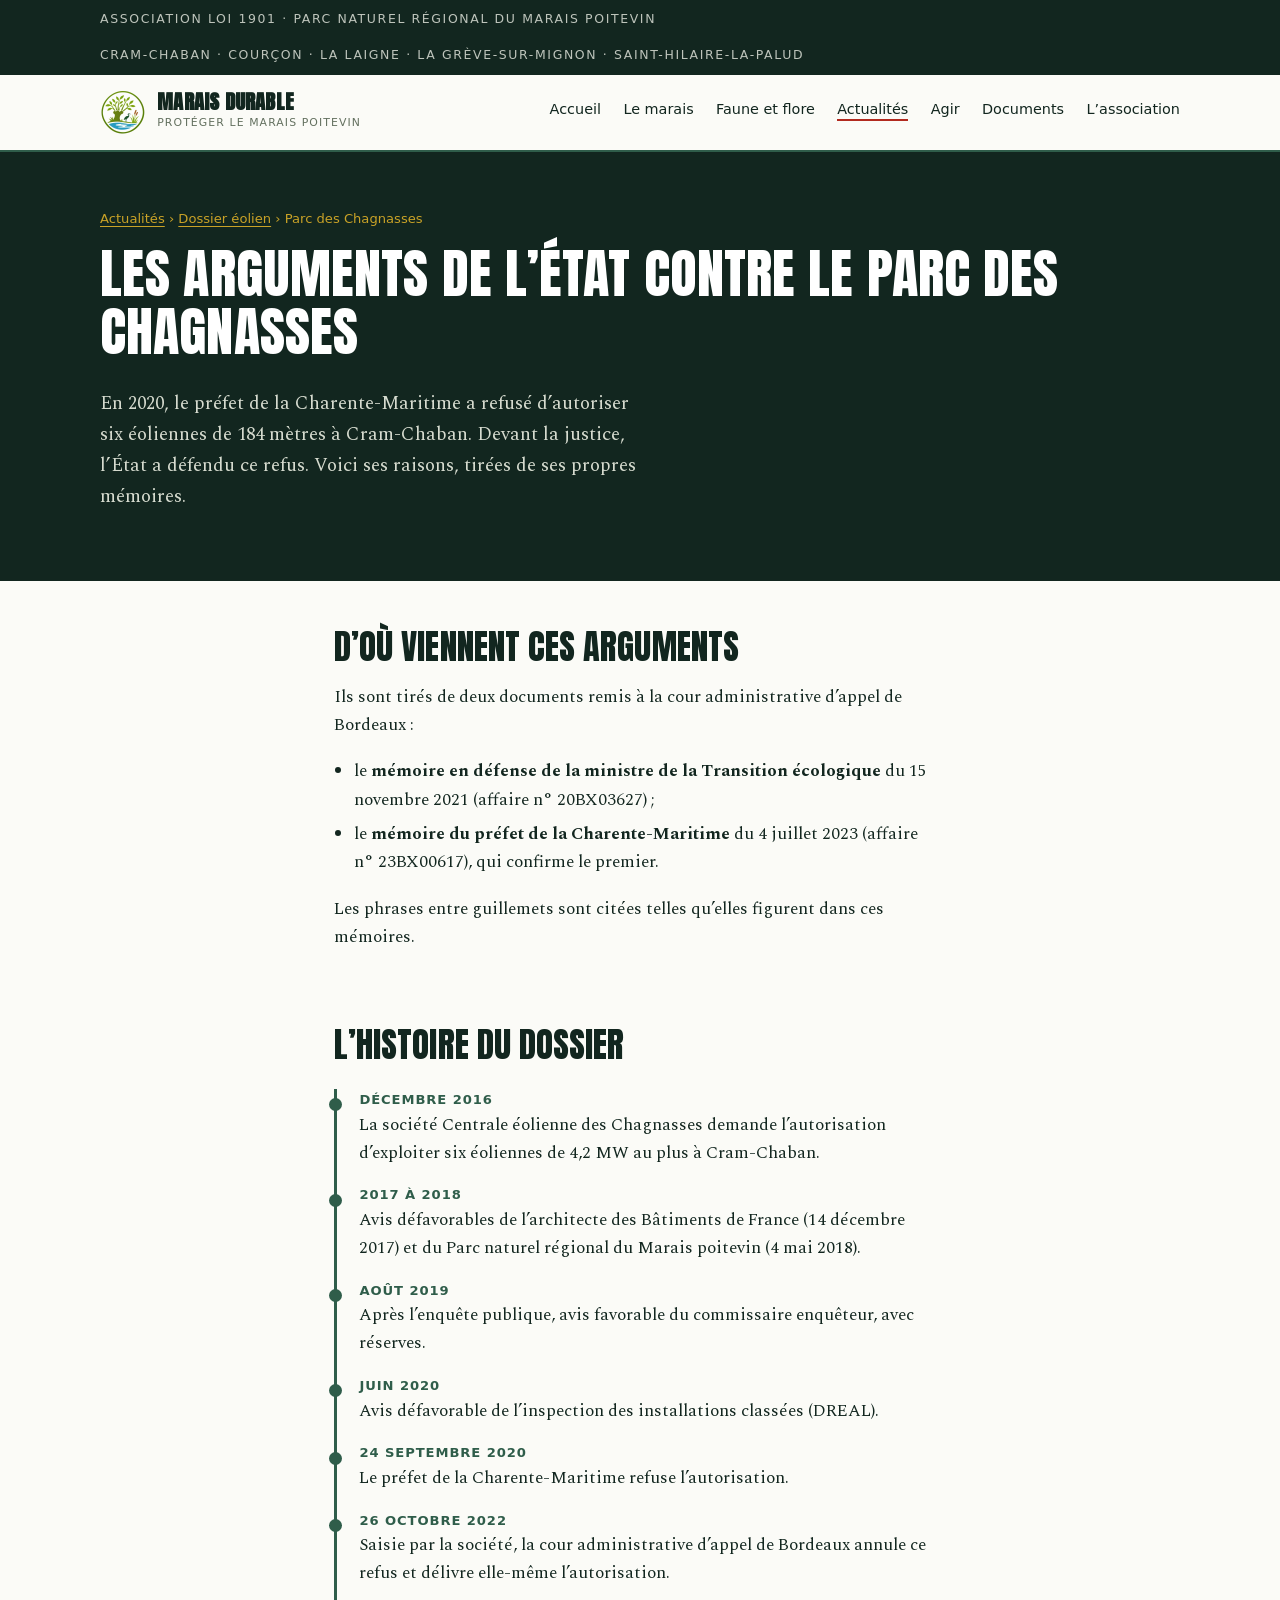
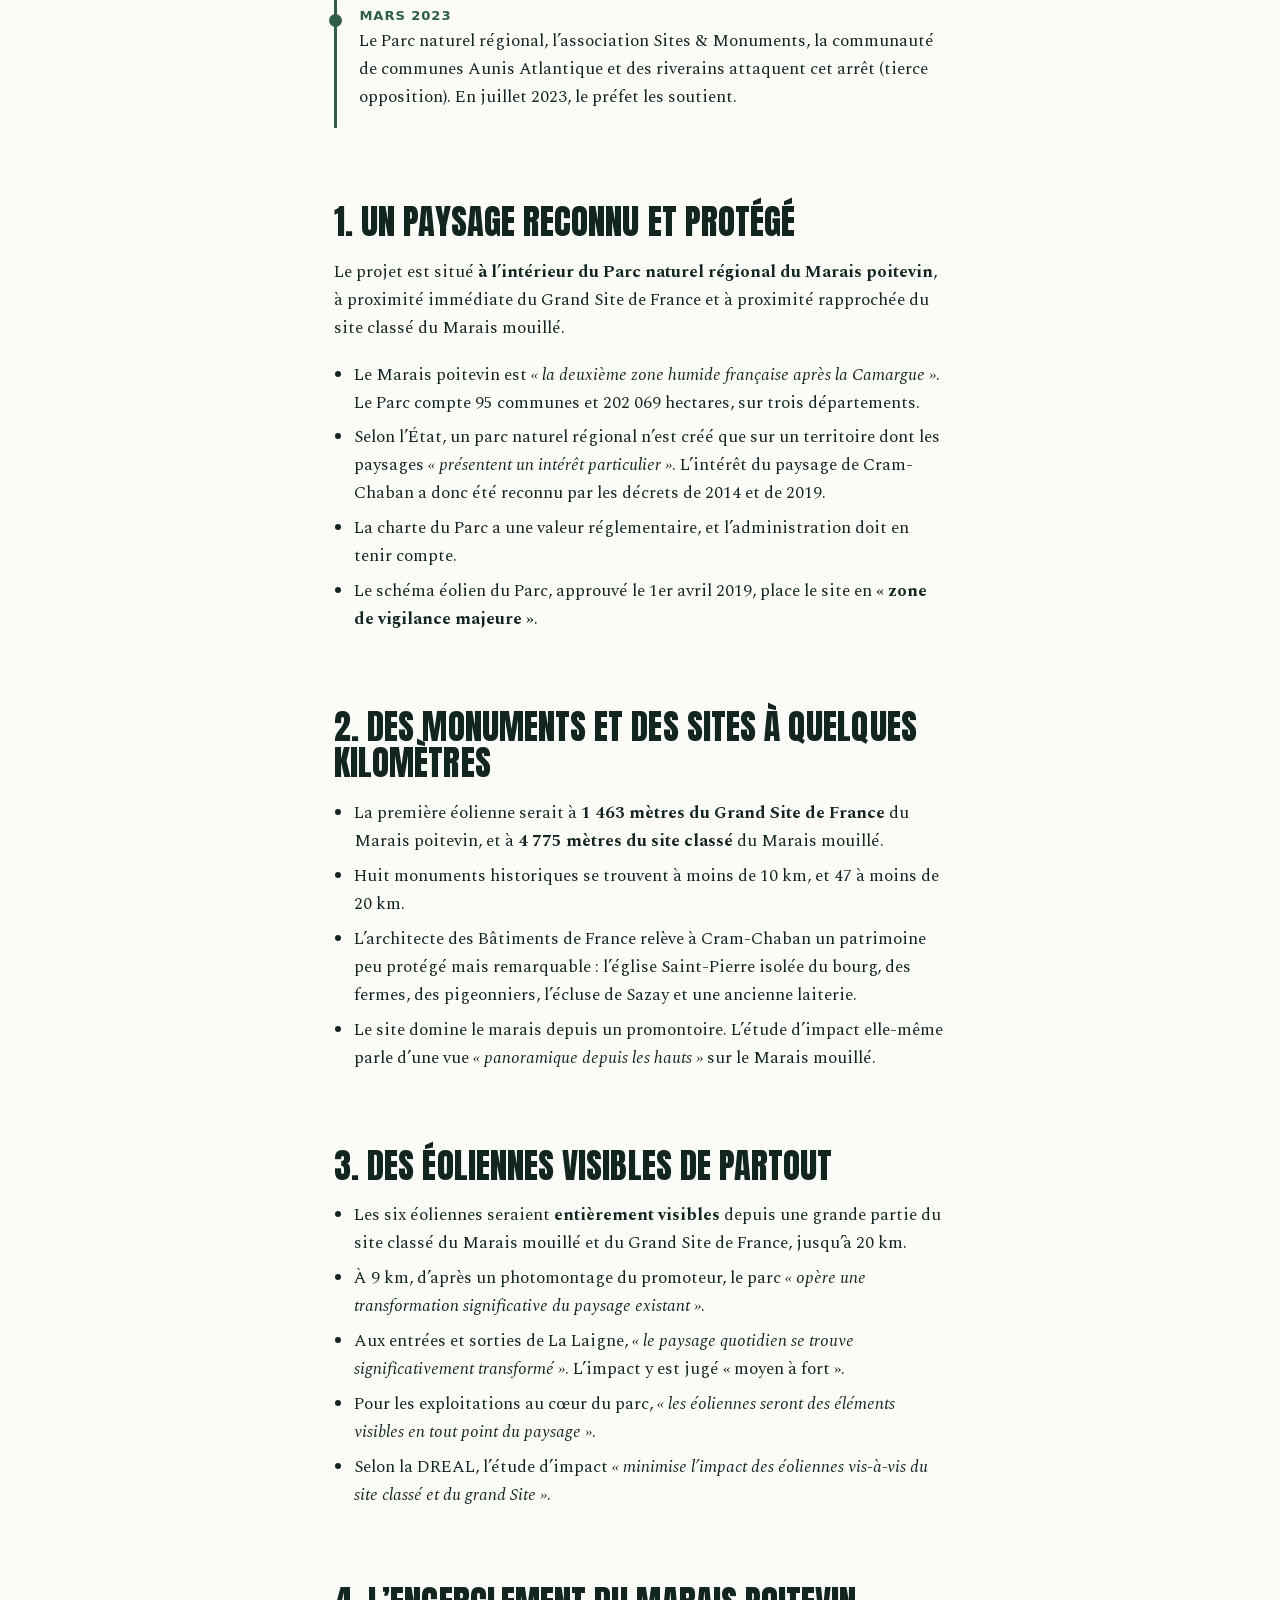
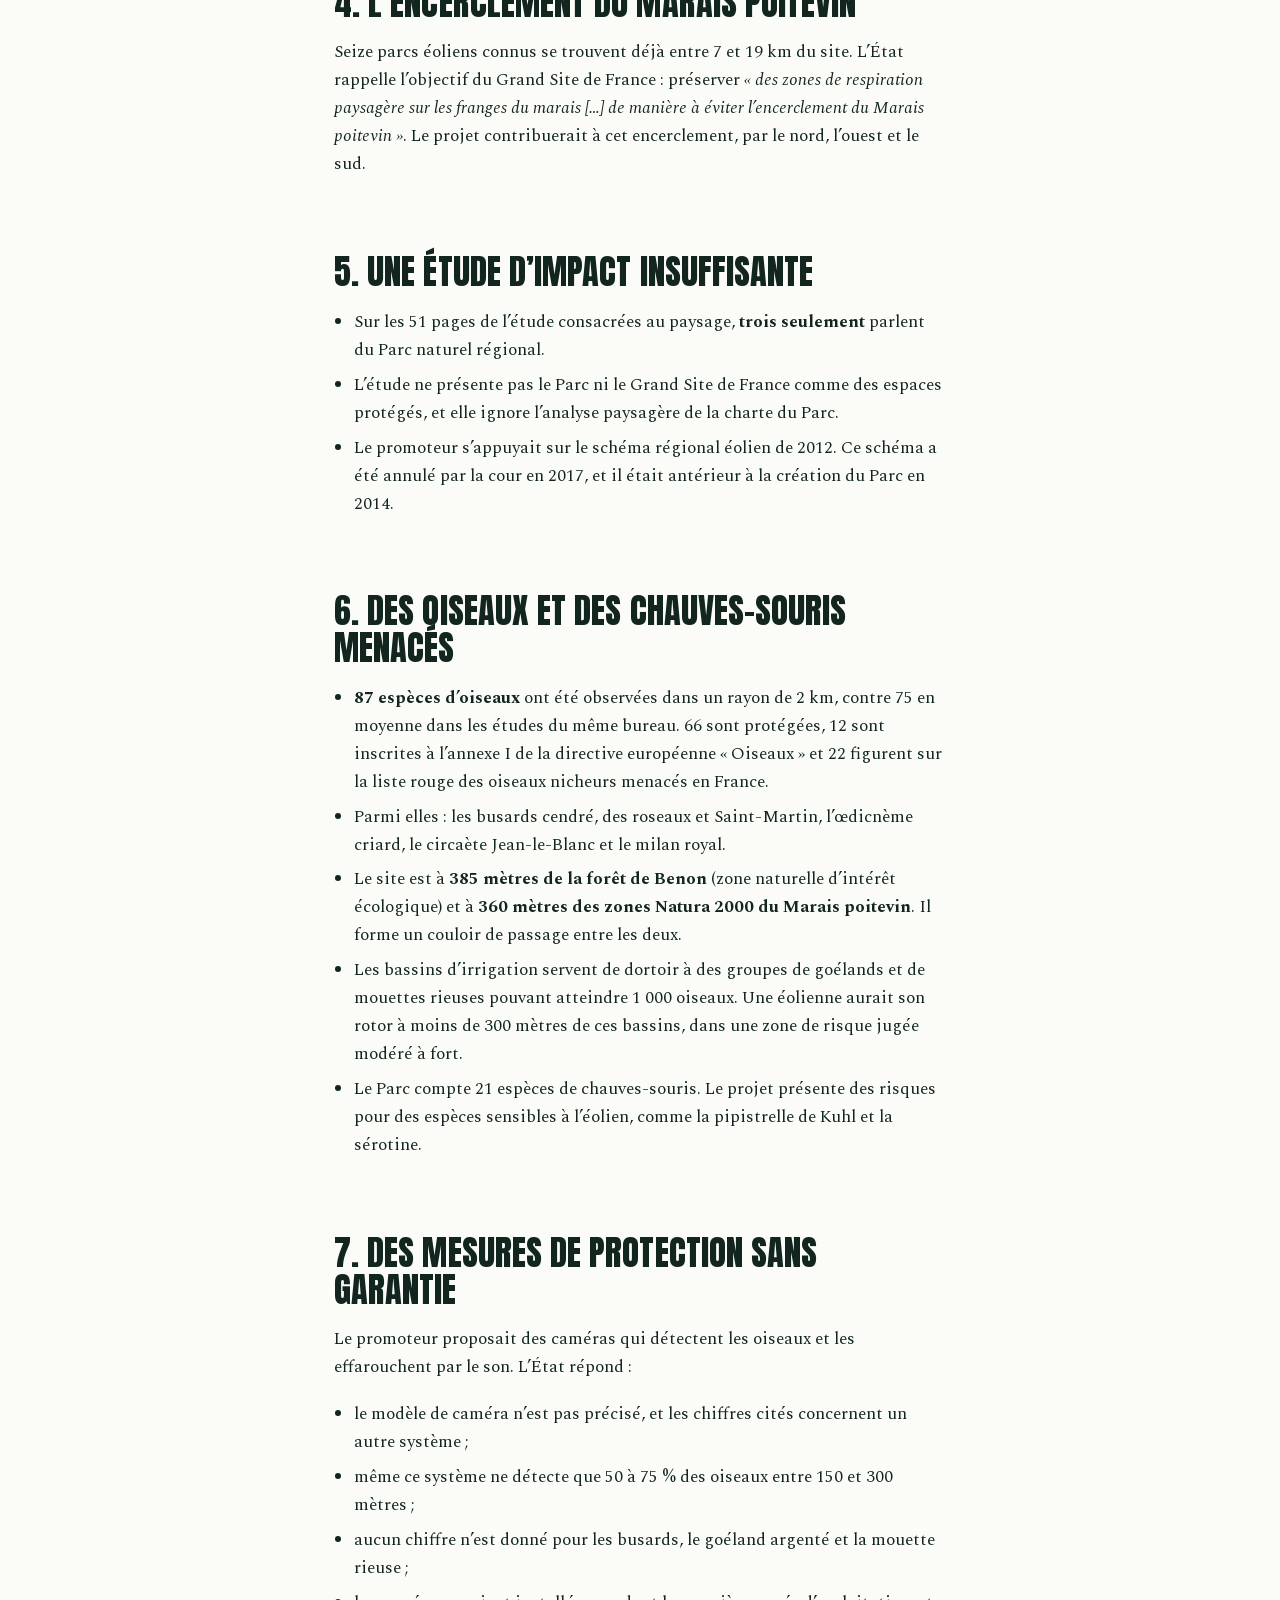
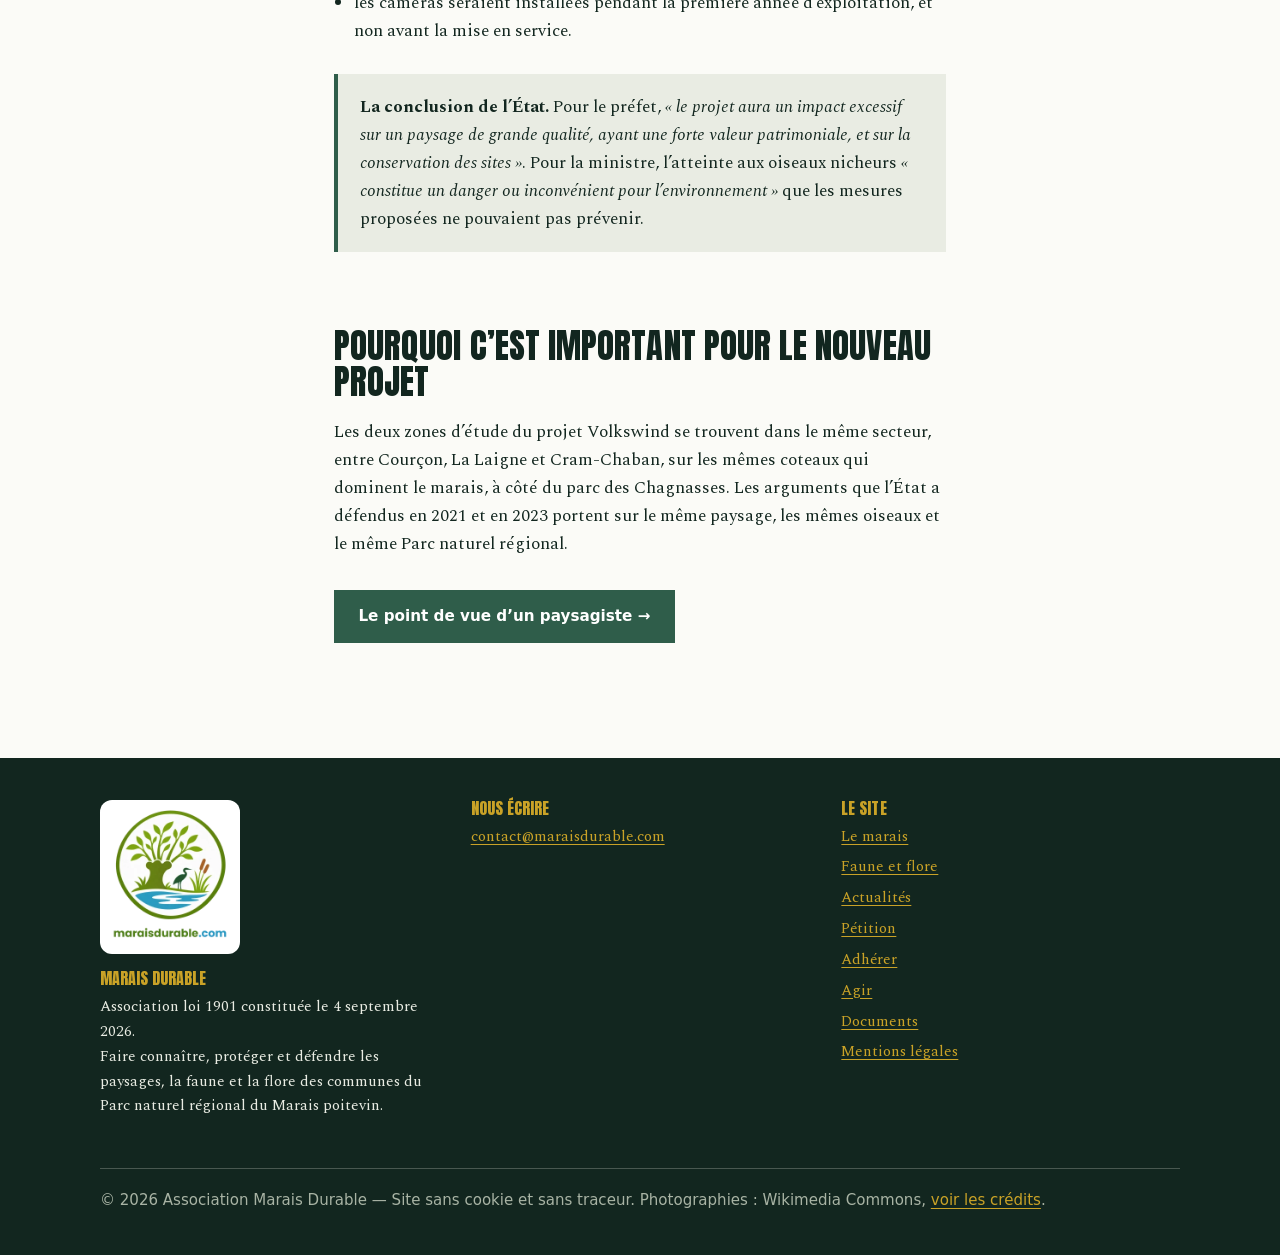
<file: arguments-prefecture.html>
<!DOCTYPE html>
<html lang="fr">
<head>
<meta charset="utf-8">
<meta name="viewport" content="width=device-width,initial-scale=1">
<title>Les arguments de l'État contre le parc des Chagnasses — Marais Durable</title>
<meta name="description" content="Paysage, monuments, encerclement du marais, oiseaux : les raisons pour lesquelles l'État s'est opposé à six éoliennes de 184 mètres à Cram-Chaban.">
<meta property="og:title" content="Les arguments de l'État contre le parc des Chagnasses — Marais Durable">
<meta property="og:description" content="Paysage, monuments, encerclement du marais, oiseaux : les raisons pour lesquelles l'État s'est opposé à six éoliennes de 184 mètres à Cram-Chaban.">
<meta property="og:type" content="article">
<meta property="og:locale" content="fr_FR">
<meta property="og:image" content="https://maraisdurable.com/assets/img/conche-lentilles.jpg">
<link rel="stylesheet" href="assets/css/fonts.css">
<link rel="stylesheet" href="assets/css/style.css">
<link rel="icon" href="assets/img/favicon.png" type="image/png">
<link rel="apple-touch-icon" href="assets/img/apple-touch-icon.png">
</head>
<body>

<div class="bandeau"><div class="wrap">
  <span>Association loi 1901 &middot; Parc naturel r&eacute;gional du Marais poitevin</span>
  <span>Cram-Chaban &middot; Cour&ccedil;on &middot; La Laigne &middot; La Gr&egrave;ve-sur-Mignon &middot; Saint-Hilaire-la-Palud</span>
</div></div>

<header class="entete"><div class="wrap">
  <a class="logo" href="index.html">
    <img src="assets/img/logo.webp" alt="" width="46" height="46">
    <span><b>Marais Durable</b><small>Protéger le Marais poitevin</small></span>
  </a>
  <nav aria-label="Navigation principale"><ul>
    <li><a href="index.html">Accueil</a></li>
    <li><a href="le-marais.html">Le marais</a></li>
    <li><a href="faune-flore.html">Faune et flore</a></li>
    <li><a href="actualites.html" aria-current="page">Actualités</a></li>
    <li><a href="agir.html">Agir</a></li>
    <li><a href="documents.html">Documents</a></li>
    <li><a href="association.html">L&rsquo;association</a></li>
  </ul></nav>
</div></header>

<section class="hero"><div class="wrap">
  <p class="fil"><a href="actualites.html">Actualit&eacute;s</a> &rsaquo; <a href="le-projet.html">Dossier &eacute;olien</a> &rsaquo; Parc des Chagnasses</p>
  <h1>Les arguments de l&rsquo;État contre le parc des Chagnasses</h1>
  <p class="chapo">En 2020, le préfet de la Charente-Maritime a refusé d&rsquo;autoriser six éoliennes de 184 mètres à Cram-Chaban. Devant la justice, l&rsquo;État a défendu ce refus. Voici ses raisons, tirées de ses propres mémoires.</p>
</div></section>

<section class="section"><div class="wrap narrow">
<h2 style="margin-top:0">D&rsquo;où viennent ces arguments</h2>
<p>Ils sont tirés de deux documents remis à la cour administrative d&rsquo;appel de Bordeaux :</p>
<ul>
  <li>le <strong>mémoire en défense de la ministre de la Transition écologique</strong> du
    15 novembre 2021 (affaire n°&nbsp;20BX03627) ;</li>
  <li>le <strong>mémoire du préfet de la Charente-Maritime</strong> du 4 juillet 2023
    (affaire n°&nbsp;23BX00617), qui confirme le premier.</li>
</ul>
<p>Les phrases entre guillemets sont citées telles qu&rsquo;elles figurent dans ces mémoires.</p>

<h2>L&rsquo;histoire du dossier</h2>
<ul class="frise">
  <li><b>Décembre 2016</b>La société Centrale éolienne des Chagnasses demande l&rsquo;autorisation
    d&rsquo;exploiter six éoliennes de 4,2&nbsp;MW au plus à Cram-Chaban.</li>
  <li><b>2017 à 2018</b>Avis défavorables de l&rsquo;architecte des Bâtiments de France
    (14&nbsp;décembre 2017) et du Parc naturel régional du Marais poitevin (4&nbsp;mai 2018).</li>
  <li><b>Août 2019</b>Après l&rsquo;enquête publique, avis favorable du commissaire enquêteur,
    avec réserves.</li>
  <li><b>Juin 2020</b>Avis défavorable de l&rsquo;inspection des installations classées (DREAL).</li>
  <li><b>24 septembre 2020</b>Le préfet de la Charente-Maritime refuse l&rsquo;autorisation.</li>
  <li><b>26 octobre 2022</b>Saisie par la société, la cour administrative d&rsquo;appel de Bordeaux
    annule ce refus et délivre elle-même l&rsquo;autorisation.</li>
  <li><b>Mars 2023</b>Le Parc naturel régional, l&rsquo;association Sites &amp; Monuments, la
    communauté de communes Aunis Atlantique et des riverains attaquent cet arrêt (tierce
    opposition). En juillet 2023, le préfet les soutient.</li>
</ul>

<h2>1. Un paysage reconnu et protégé</h2>
<p>Le projet est situé <strong>à l&rsquo;intérieur du Parc naturel régional du Marais
poitevin</strong>, à proximité immédiate du Grand Site de France et à proximité rapprochée du
site classé du Marais mouillé.</p>
<ul>
  <li>Le Marais poitevin est <em>« la deuxième zone humide française après la Camargue »</em>.
    Le Parc compte 95 communes et 202&nbsp;069 hectares, sur trois départements.</li>
  <li>Selon l&rsquo;État, un parc naturel régional n&rsquo;est créé que sur un territoire dont les
    paysages <em>« présentent un intérêt particulier »</em>. L&rsquo;intérêt du paysage de
    Cram-Chaban a donc été reconnu par les décrets de 2014 et de 2019.</li>
  <li>La charte du Parc a une valeur réglementaire, et l&rsquo;administration doit en tenir compte.</li>
  <li>Le schéma éolien du Parc, approuvé le 1er&nbsp;avril 2019, place le site en <strong>« zone
    de vigilance majeure »</strong>.</li>
</ul>

<h2>2. Des monuments et des sites à quelques kilomètres</h2>
<ul>
  <li>La première éolienne serait à <strong>1&nbsp;463 mètres du Grand Site de France</strong>
    du Marais poitevin, et à <strong>4&nbsp;775 mètres du site classé</strong> du Marais mouillé.</li>
  <li>Huit monuments historiques se trouvent à moins de 10&nbsp;km, et 47 à moins de 20&nbsp;km.</li>
  <li>L&rsquo;architecte des Bâtiments de France relève à Cram-Chaban un patrimoine peu protégé
    mais remarquable : l&rsquo;église Saint-Pierre isolée du bourg, des fermes, des pigeonniers,
    l&rsquo;écluse de Sazay et une ancienne laiterie.</li>
  <li>Le site domine le marais depuis un promontoire. L&rsquo;étude d&rsquo;impact elle-même parle
    d&rsquo;une vue <em>« panoramique depuis les hauts »</em> sur le Marais mouillé.</li>
</ul>

<h2>3. Des éoliennes visibles de partout</h2>
<ul>
  <li>Les six éoliennes seraient <strong>entièrement visibles</strong> depuis une grande partie
    du site classé du Marais mouillé et du Grand Site de France, jusqu&rsquo;à 20&nbsp;km.</li>
  <li>À 9&nbsp;km, d&rsquo;après un photomontage du promoteur, le parc <em>« opère une
    transformation significative du paysage existant »</em>.</li>
  <li>Aux entrées et sorties de La Laigne, <em>« le paysage quotidien se trouve significativement
    transformé »</em>. L&rsquo;impact y est jugé « moyen à fort ».</li>
  <li>Pour les exploitations au cœur du parc, <em>« les éoliennes seront des éléments visibles en
    tout point du paysage »</em>.</li>
  <li>Selon la DREAL, l&rsquo;étude d&rsquo;impact <em>« minimise l&rsquo;impact des éoliennes vis-à-vis
    du site classé et du grand Site »</em>.</li>
</ul>

<h2>4. L&rsquo;encerclement du Marais poitevin</h2>
<p>Seize parcs éoliens connus se trouvent déjà entre 7 et 19&nbsp;km du site. L&rsquo;État
rappelle l&rsquo;objectif du Grand Site de France : préserver <em>« des zones de respiration
paysagère sur les franges du marais […] de manière à éviter l&rsquo;encerclement du Marais
poitevin »</em>. Le projet contribuerait à cet encerclement, par le nord, l&rsquo;ouest et le sud.</p>

<h2>5. Une étude d&rsquo;impact insuffisante</h2>
<ul>
  <li>Sur les 51 pages de l&rsquo;étude consacrées au paysage, <strong>trois seulement</strong>
    parlent du Parc naturel régional.</li>
  <li>L&rsquo;étude ne présente pas le Parc ni le Grand Site de France comme des espaces protégés, et
    elle ignore l&rsquo;analyse paysagère de la charte du Parc.</li>
  <li>Le promoteur s&rsquo;appuyait sur le schéma régional éolien de 2012. Ce schéma a été annulé
    par la cour en 2017, et il était antérieur à la création du Parc en 2014.</li>
</ul>

<h2>6. Des oiseaux et des chauves-souris menacés</h2>
<ul>
  <li><strong>87 espèces d&rsquo;oiseaux</strong> ont été observées dans un rayon de 2&nbsp;km,
    contre 75 en moyenne dans les études du même bureau. 66 sont protégées, 12 sont inscrites à
    l&rsquo;annexe I de la directive européenne « Oiseaux » et 22 figurent sur la liste rouge
    des oiseaux nicheurs menacés en France.</li>
  <li>Parmi elles : les busards cendré, des roseaux et Saint-Martin, l&rsquo;œdicnème criard, le
    circaète Jean-le-Blanc et le milan royal.</li>
  <li>Le site est à <strong>385 mètres de la forêt de Benon</strong> (zone naturelle d&rsquo;intérêt
    écologique) et à <strong>360 mètres des zones Natura 2000 du Marais poitevin</strong>. Il
    forme un couloir de passage entre les deux.</li>
  <li>Les bassins d&rsquo;irrigation servent de dortoir à des groupes de goélands et de mouettes
    rieuses pouvant atteindre 1&nbsp;000 oiseaux. Une éolienne aurait son rotor à moins de
    300 mètres de ces bassins, dans une zone de risque jugée modéré à fort.</li>
  <li>Le Parc compte 21 espèces de chauves-souris. Le projet présente des risques pour des
    espèces sensibles à l&rsquo;éolien, comme la pipistrelle de Kuhl et la sérotine.</li>
</ul>

<h2>7. Des mesures de protection sans garantie</h2>
<p>Le promoteur proposait des caméras qui détectent les oiseaux et les effarouchent par le
son. L&rsquo;État répond :</p>
<ul>
  <li>le modèle de caméra n&rsquo;est pas précisé, et les chiffres cités concernent un autre
    système ;</li>
  <li>même ce système ne détecte que 50 à 75&nbsp;% des oiseaux entre 150 et 300 mètres ;</li>
  <li>aucun chiffre n&rsquo;est donné pour les busards, le goéland argenté et la mouette rieuse ;</li>
  <li>les caméras seraient installées pendant la première année d&rsquo;exploitation, et non avant
    la mise en service.</li>
</ul>

<div class="encadre">
  <p><strong>La conclusion de l&rsquo;État.</strong> Pour le préfet, <em>« le projet aura un impact
  excessif sur un paysage de grande qualité, ayant une forte valeur patrimoniale, et sur la
  conservation des sites »</em>. Pour la ministre, l&rsquo;atteinte aux oiseaux nicheurs
  <em>« constitue un danger ou inconvénient pour l&rsquo;environnement »</em> que les mesures
  proposées ne pouvaient pas prévenir.</p>
</div>

<h2>Pourquoi c&rsquo;est important pour le nouveau projet</h2>
<p>Les deux zones d&rsquo;étude du projet Volkswind se trouvent dans le même secteur, entre
Courçon, La Laigne et Cram-Chaban, sur les mêmes coteaux qui dominent le marais, à côté du parc
des Chagnasses. Les arguments que l&rsquo;État a défendus en 2021 et en 2023 portent sur le même
paysage, les mêmes oiseaux et le même Parc naturel régional.</p>

<p style="margin-top:2rem"><a class="bouton bouton--plein" href="avis-paysagiste.html">Le point de vue d&rsquo;un paysagiste &rarr;</a></p>
</div></section>

<footer class="pied"><div class="wrap">
  <div class="grille">
    <div>
      <img class="pied-logo" src="assets/img/logo-nom.webp" alt="Logo de Marais Durable, maraisdurable.com" width="140" height="157" loading="lazy">
      <h3>Marais Durable</h3>
      <p>Association loi 1901 constitu&eacute;e le 4 septembre 2026.<br>
        Faire conna&icirc;tre, prot&eacute;ger et d&eacute;fendre les paysages, la faune et la flore
        des communes du Parc naturel r&eacute;gional du Marais poitevin.</p>
    </div>
    <div>
      <h3>Nous &eacute;crire</h3>
      <p><a href="mailto:contact@maraisdurable.com">contact@maraisdurable.com</a></p>
    </div>
    <div>
      <h3>Le site</h3>
      <ul>
        <li><a href="le-marais.html">Le marais</a></li>
        <li><a href="faune-flore.html">Faune et flore</a></li>
        <li><a href="actualites.html">Actualit&eacute;s</a></li>
        <li><a href="petition.html">P&eacute;tition</a></li>
        <li><a href="adhesion.html">Adh&eacute;rer</a></li>
        <li><a href="agir.html">Agir</a></li>
        <li><a href="documents.html">Documents</a></li>
        <li><a href="mentions-legales.html">Mentions l&eacute;gales</a></li>
      </ul>
    </div>
  </div>
  <p class="legal">&copy; 2026 Association Marais Durable &mdash; Site sans cookie et sans traceur.
    Photographies : Wikimedia Commons, <a href="mentions-legales.html#credits">voir les cr&eacute;dits</a>.</p>
</div></footer>

</body>
</html>
</file>
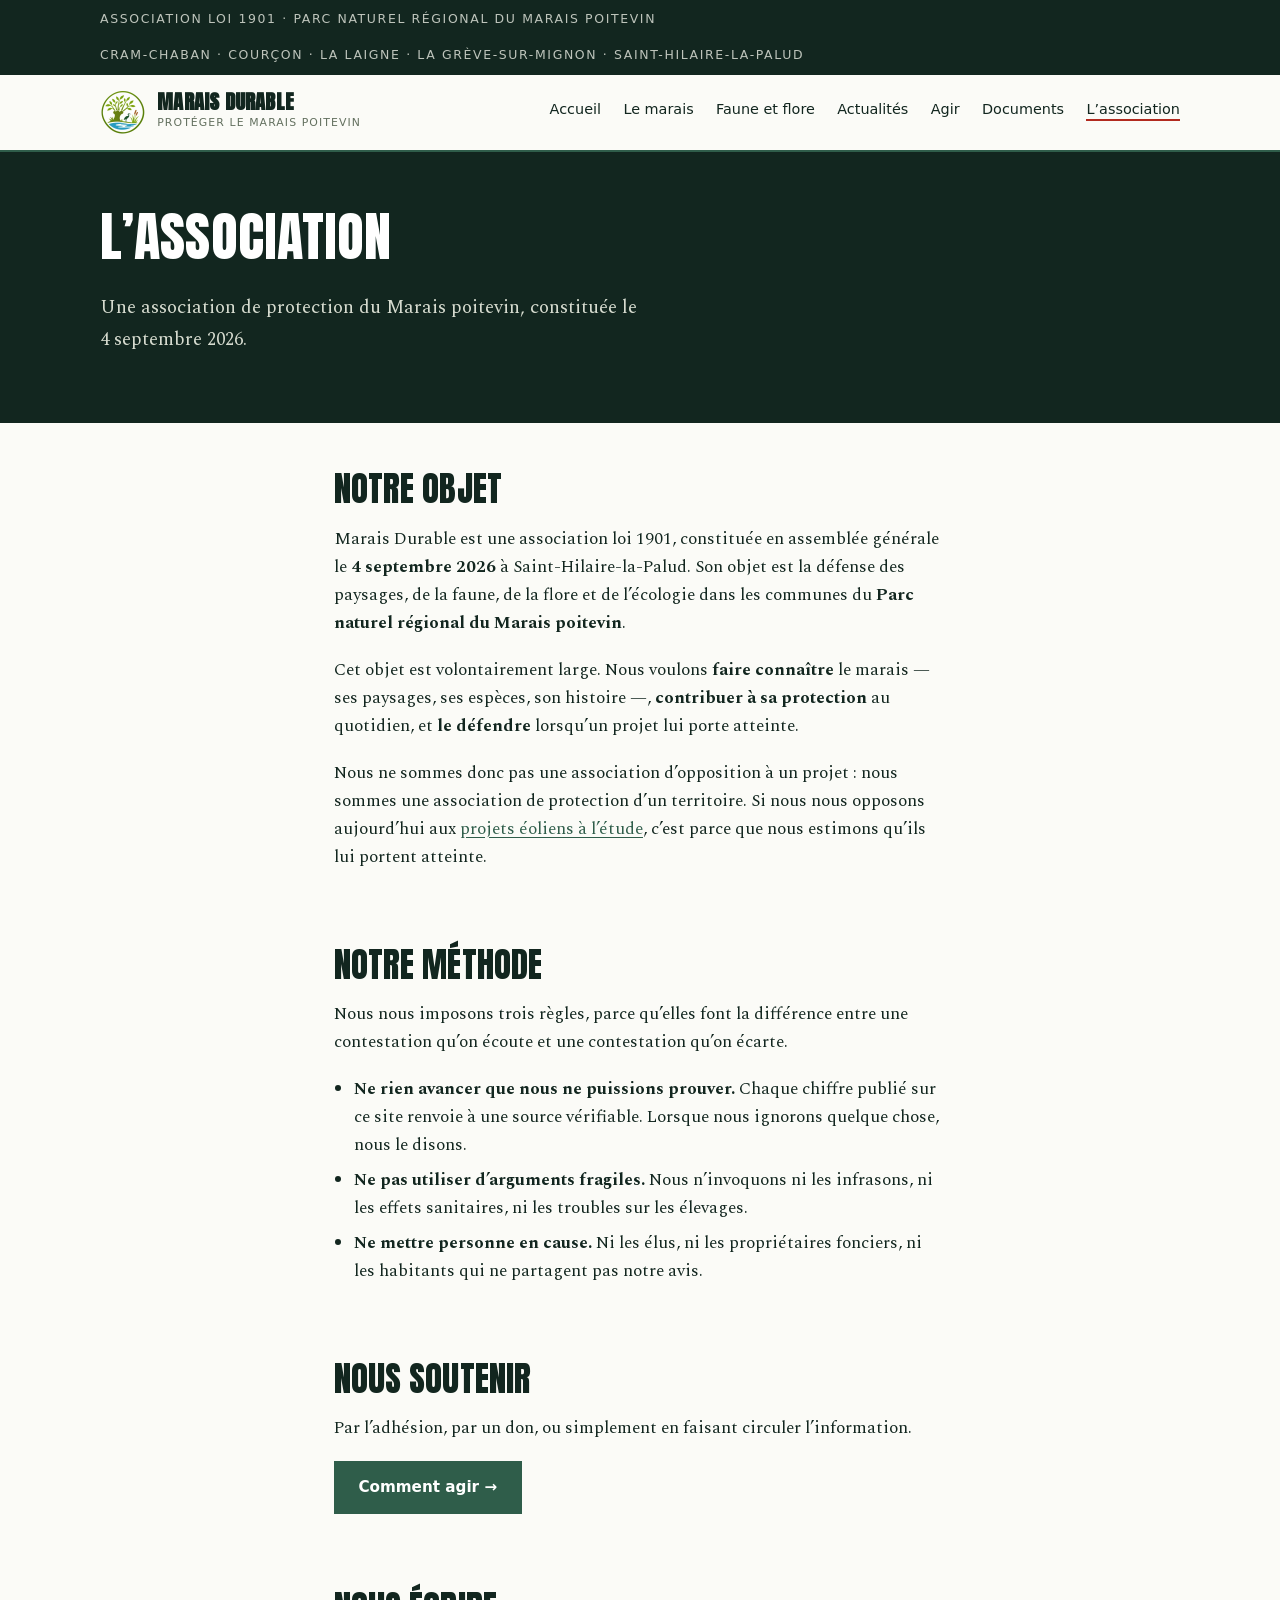
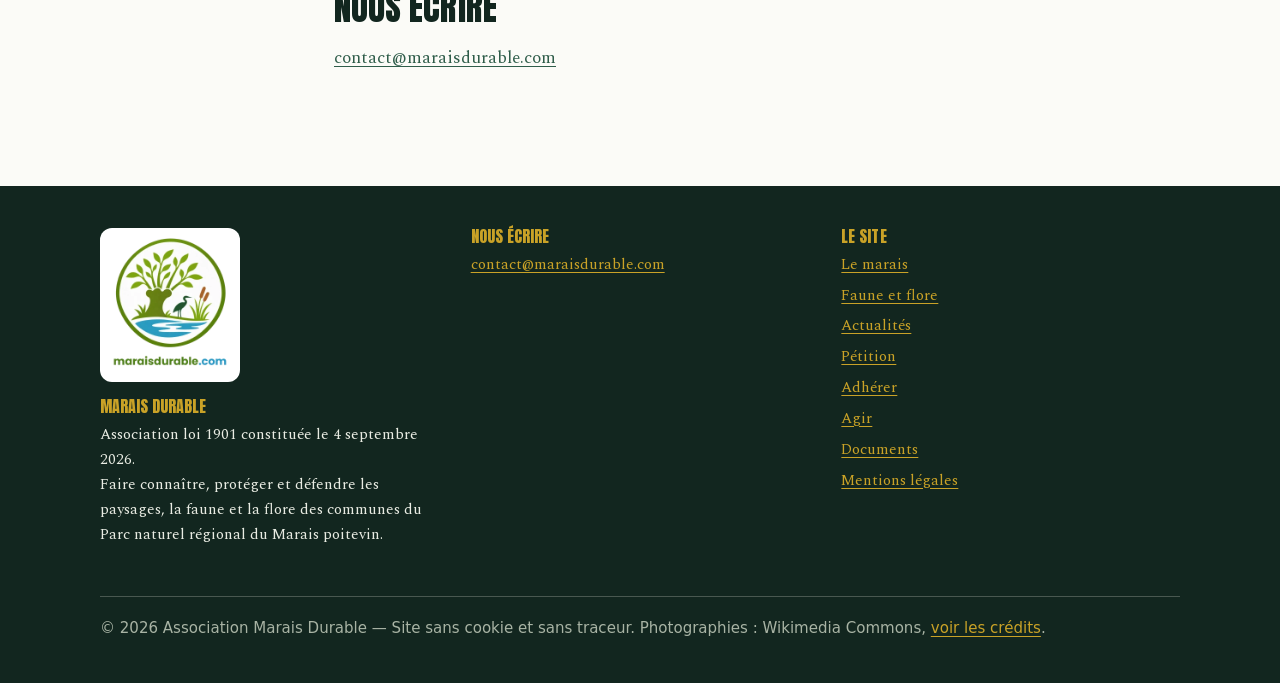
<file: association.html>
<!DOCTYPE html>
<html lang="fr">
<head>
<meta charset="utf-8">
<meta name="viewport" content="width=device-width,initial-scale=1">
<title>L&rsquo;association — Marais Durable</title>
<meta name="description" content="Objet, bureau et méthode de Marais Durable, association loi 1901 constituée le 4 septembre 2026 à Saint-Hilaire-la-Palud.">
<meta property="og:title" content="L&rsquo;association — Marais Durable">
<meta property="og:description" content="Objet, bureau et méthode de Marais Durable, association loi 1901 constituée le 4 septembre 2026 à Saint-Hilaire-la-Palud.">
<meta property="og:type" content="article">
<meta property="og:locale" content="fr_FR">
<meta property="og:image" content="https://maraisdurable.com/assets/img/conche-lentilles.jpg">
<link rel="stylesheet" href="assets/css/fonts.css">
<link rel="stylesheet" href="assets/css/style.css">
<link rel="icon" href="assets/img/favicon.png" type="image/png">
<link rel="apple-touch-icon" href="assets/img/apple-touch-icon.png">
</head>
<body>

<div class="bandeau"><div class="wrap">
  <span>Association loi 1901 &middot; Parc naturel r&eacute;gional du Marais poitevin</span>
  <span>Cram-Chaban &middot; Cour&ccedil;on &middot; La Laigne &middot; La Gr&egrave;ve-sur-Mignon &middot; Saint-Hilaire-la-Palud</span>
</div></div>

<header class="entete"><div class="wrap">
  <a class="logo" href="index.html">
    <img src="assets/img/logo.webp" alt="" width="46" height="46">
    <span><b>Marais Durable</b><small>Protéger le Marais poitevin</small></span>
  </a>
  <nav aria-label="Navigation principale"><ul>
    <li><a href="index.html">Accueil</a></li>
    <li><a href="le-marais.html">Le marais</a></li>
    <li><a href="faune-flore.html">Faune et flore</a></li>
    <li><a href="actualites.html">Actualités</a></li>
    <li><a href="agir.html">Agir</a></li>
    <li><a href="documents.html">Documents</a></li>
    <li><a href="association.html" aria-current="page">L&rsquo;association</a></li>
  </ul></nav>
</div></header>

<section class="hero"><div class="wrap">
  <h1>L&rsquo;association</h1>
  <p class="chapo">Une association de protection du Marais poitevin, constituée le 4 septembre 2026.</p>
</div></section>

<section class="section"><div class="wrap narrow">
<h2 style="margin-top:0">Notre objet</h2>
<p>Marais Durable est une association loi 1901, constituée en assemblée générale le
<strong>4 septembre 2026</strong> à Saint-Hilaire-la-Palud. Son objet est la défense des paysages,
de la faune, de la flore et de l&rsquo;écologie dans les communes du <strong>Parc naturel régional
du Marais poitevin</strong>.</p>
<p>Cet objet est volontairement large. Nous voulons <strong>faire connaître</strong> le marais —
ses paysages, ses espèces, son histoire —, <strong>contribuer à sa protection</strong> au quotidien,
et <strong>le défendre</strong> lorsqu&rsquo;un projet lui porte atteinte.</p>
<p>Nous ne sommes donc pas une association d&rsquo;opposition à un projet : nous sommes une
association de protection d&rsquo;un territoire. Si nous nous opposons aujourd&rsquo;hui aux
<a href="actualites.html">projets éoliens à l&rsquo;étude</a>, c&rsquo;est parce que nous estimons
qu&rsquo;ils lui portent atteinte.</p>

<h2>Notre méthode</h2>
<p>Nous nous imposons trois règles, parce qu&rsquo;elles font la différence entre une contestation
qu&rsquo;on écoute et une contestation qu&rsquo;on écarte.</p>
<ul>
  <li><strong>Ne rien avancer que nous ne puissions prouver.</strong> Chaque chiffre publié sur ce
    site renvoie à une source vérifiable. Lorsque nous ignorons quelque chose, nous le disons.</li>
  <li><strong>Ne pas utiliser d&rsquo;arguments fragiles.</strong> Nous n&rsquo;invoquons ni les
    infrasons, ni les effets sanitaires, ni les troubles sur les élevages.</li>
  <li><strong>Ne mettre personne en cause.</strong> Ni les élus, ni les propriétaires fonciers, ni
    les habitants qui ne partagent pas notre avis.</li>
</ul>

<h2>Nous soutenir</h2>
<p>Par l&rsquo;adhésion, par un don, ou simplement en faisant circuler l&rsquo;information.</p>
<p><a class="bouton bouton--plein" href="agir.html">Comment agir &rarr;</a></p>

<h2>Nous écrire</h2>
<p><a href="mailto:contact@maraisdurable.com">contact@maraisdurable.com</a></p>
</div></section>

<footer class="pied"><div class="wrap">
  <div class="grille">
    <div>
      <img class="pied-logo" src="assets/img/logo-nom.webp" alt="Logo de Marais Durable, maraisdurable.com" width="140" height="157" loading="lazy">
      <h3>Marais Durable</h3>
      <p>Association loi 1901 constitu&eacute;e le 4 septembre 2026.<br>
        Faire conna&icirc;tre, prot&eacute;ger et d&eacute;fendre les paysages, la faune et la flore
        des communes du Parc naturel r&eacute;gional du Marais poitevin.</p>
    </div>
    <div>
      <h3>Nous &eacute;crire</h3>
      <p><a href="mailto:contact@maraisdurable.com">contact@maraisdurable.com</a></p>
    </div>
    <div>
      <h3>Le site</h3>
      <ul>
        <li><a href="le-marais.html">Le marais</a></li>
        <li><a href="faune-flore.html">Faune et flore</a></li>
        <li><a href="actualites.html">Actualit&eacute;s</a></li>
        <li><a href="petition.html">P&eacute;tition</a></li>
        <li><a href="adhesion.html">Adh&eacute;rer</a></li>
        <li><a href="agir.html">Agir</a></li>
        <li><a href="documents.html">Documents</a></li>
        <li><a href="mentions-legales.html">Mentions l&eacute;gales</a></li>
      </ul>
    </div>
  </div>
  <p class="legal">&copy; 2026 Association Marais Durable &mdash; Site sans cookie et sans traceur.
    Photographies : Wikimedia Commons, <a href="mentions-legales.html#credits">voir les cr&eacute;dits</a>.</p>
</div></footer>

</body>
</html>
</file>
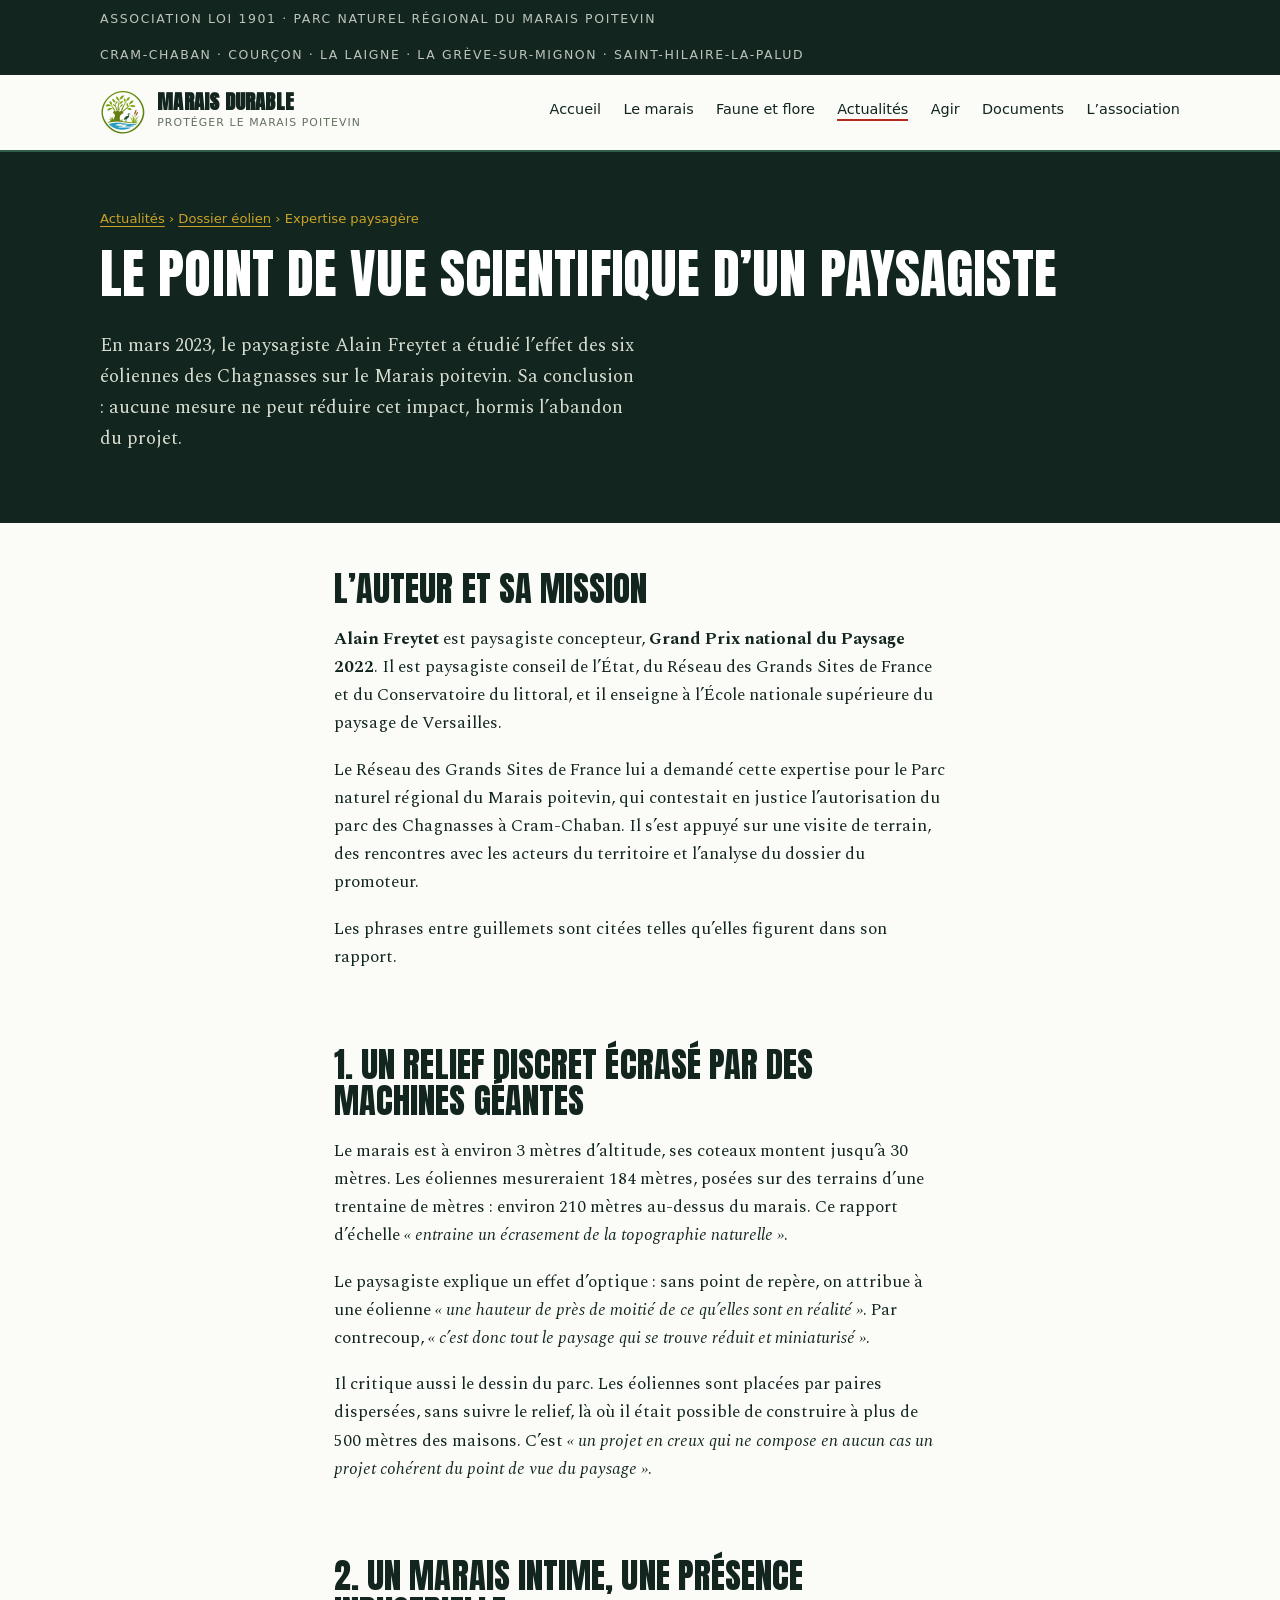
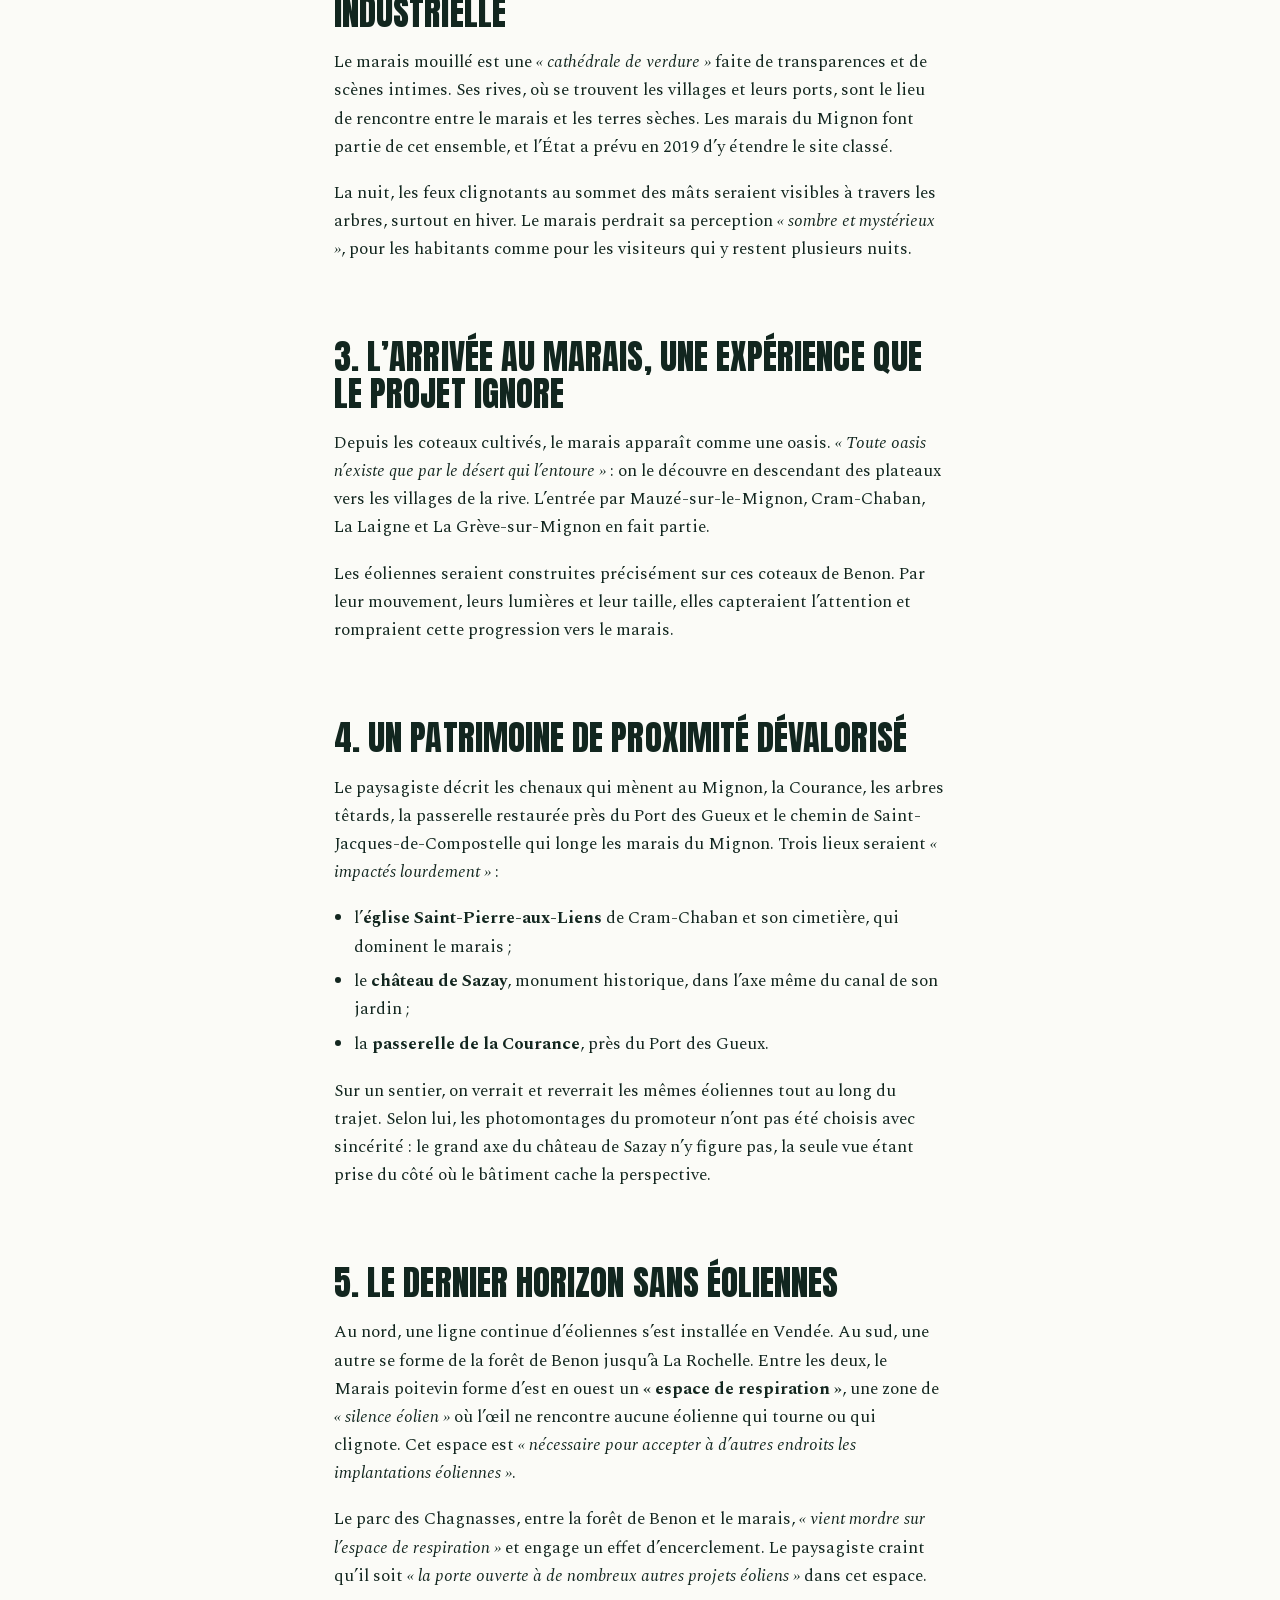
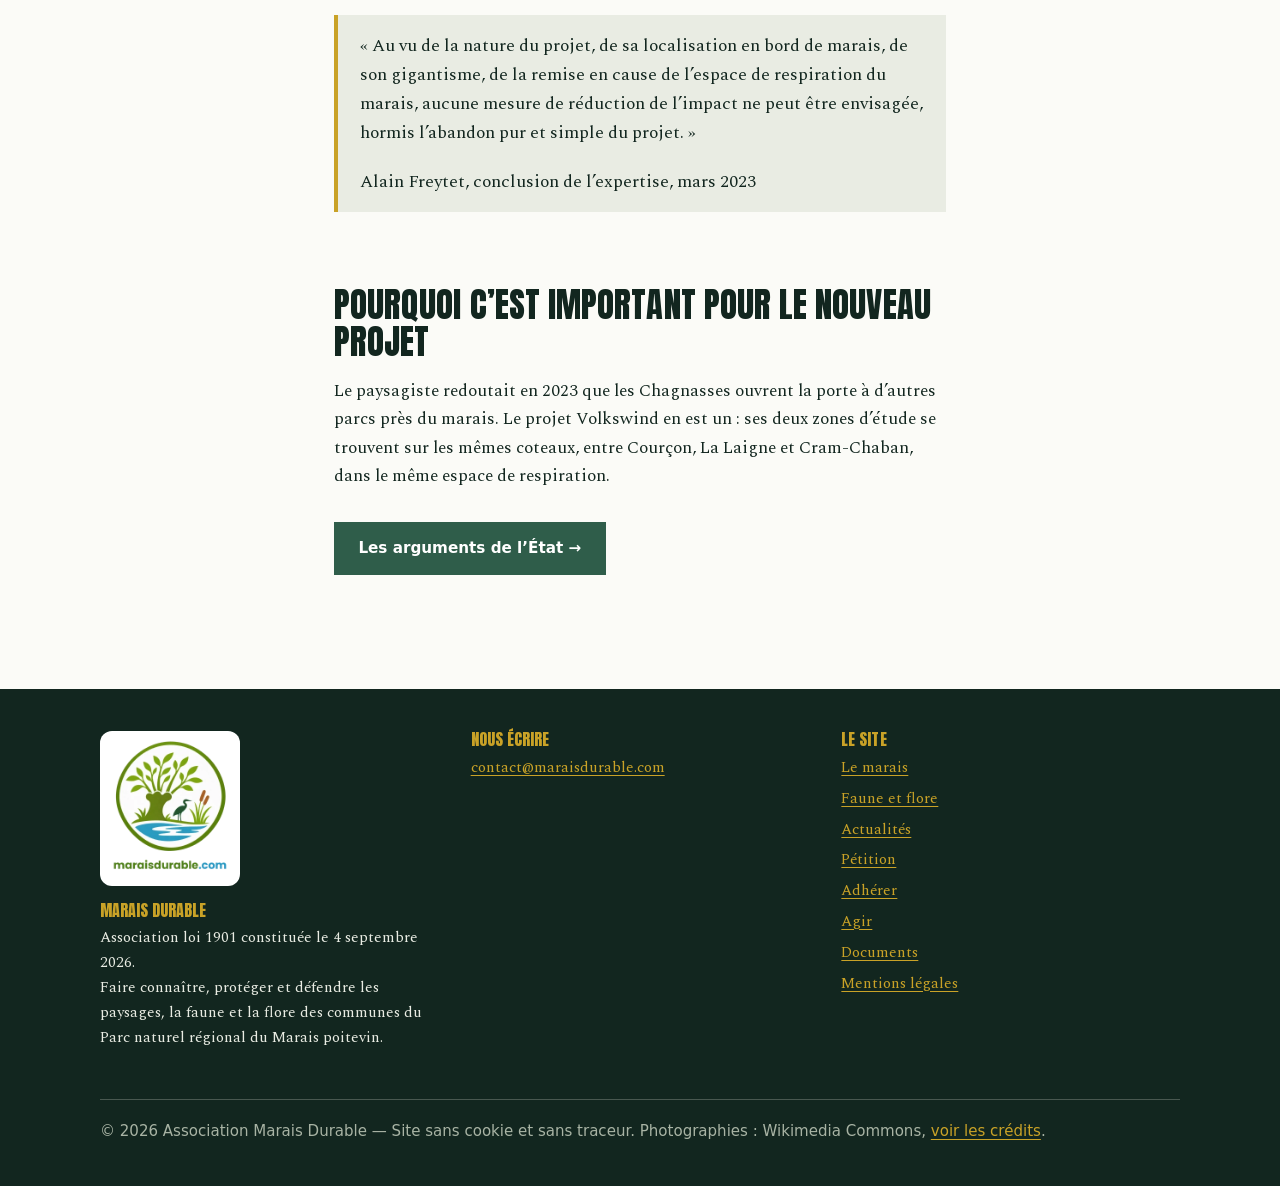
<file: avis-paysagiste.html>
<!DOCTYPE html>
<html lang="fr">
<head>
<meta charset="utf-8">
<meta name="viewport" content="width=device-width,initial-scale=1">
<title>Le point de vue scientifique d'un paysagiste — Marais Durable</title>
<meta name="description" content="L'expertise d'Alain Freytet, Grand Prix national du Paysage 2022, sur l'impact des éoliennes des Chagnasses sur le Marais poitevin.">
<meta property="og:title" content="Le point de vue scientifique d'un paysagiste — Marais Durable">
<meta property="og:description" content="L'expertise d'Alain Freytet, Grand Prix national du Paysage 2022, sur l'impact des éoliennes des Chagnasses sur le Marais poitevin.">
<meta property="og:type" content="article">
<meta property="og:locale" content="fr_FR">
<meta property="og:image" content="https://maraisdurable.com/assets/img/conche-lentilles.jpg">
<link rel="stylesheet" href="assets/css/fonts.css">
<link rel="stylesheet" href="assets/css/style.css">
<link rel="icon" href="assets/img/favicon.png" type="image/png">
<link rel="apple-touch-icon" href="assets/img/apple-touch-icon.png">
</head>
<body>

<div class="bandeau"><div class="wrap">
  <span>Association loi 1901 &middot; Parc naturel r&eacute;gional du Marais poitevin</span>
  <span>Cram-Chaban &middot; Cour&ccedil;on &middot; La Laigne &middot; La Gr&egrave;ve-sur-Mignon &middot; Saint-Hilaire-la-Palud</span>
</div></div>

<header class="entete"><div class="wrap">
  <a class="logo" href="index.html">
    <img src="assets/img/logo.webp" alt="" width="46" height="46">
    <span><b>Marais Durable</b><small>Protéger le Marais poitevin</small></span>
  </a>
  <nav aria-label="Navigation principale"><ul>
    <li><a href="index.html">Accueil</a></li>
    <li><a href="le-marais.html">Le marais</a></li>
    <li><a href="faune-flore.html">Faune et flore</a></li>
    <li><a href="actualites.html" aria-current="page">Actualités</a></li>
    <li><a href="agir.html">Agir</a></li>
    <li><a href="documents.html">Documents</a></li>
    <li><a href="association.html">L&rsquo;association</a></li>
  </ul></nav>
</div></header>

<section class="hero"><div class="wrap">
  <p class="fil"><a href="actualites.html">Actualit&eacute;s</a> &rsaquo; <a href="le-projet.html">Dossier &eacute;olien</a> &rsaquo; Expertise paysagère</p>
  <h1>Le point de vue scientifique d&rsquo;un paysagiste</h1>
  <p class="chapo">En mars 2023, le paysagiste Alain Freytet a étudié l&rsquo;effet des six éoliennes des Chagnasses sur le Marais poitevin. Sa conclusion : aucune mesure ne peut réduire cet impact, hormis l&rsquo;abandon du projet.</p>
</div></section>

<section class="section"><div class="wrap narrow">
<h2 style="margin-top:0">L&rsquo;auteur et sa mission</h2>
<p><strong>Alain Freytet</strong> est paysagiste concepteur, <strong>Grand Prix national du
Paysage 2022</strong>. Il est paysagiste conseil de l&rsquo;État, du Réseau des Grands Sites de
France et du Conservatoire du littoral, et il enseigne à l&rsquo;École nationale supérieure du
paysage de Versailles.</p>
<p>Le Réseau des Grands Sites de France lui a demandé cette expertise pour le Parc naturel
régional du Marais poitevin, qui contestait en justice l&rsquo;autorisation du parc des
Chagnasses à Cram-Chaban. Il s&rsquo;est appuyé sur une visite de terrain, des rencontres avec
les acteurs du territoire et l&rsquo;analyse du dossier du promoteur.</p>
<p>Les phrases entre guillemets sont citées telles qu&rsquo;elles figurent dans son rapport.</p>

<h2>1. Un relief discret écrasé par des machines géantes</h2>
<p>Le marais est à environ 3 mètres d&rsquo;altitude, ses coteaux montent jusqu&rsquo;à
30 mètres. Les éoliennes mesureraient 184 mètres, posées sur des terrains d&rsquo;une trentaine
de mètres : environ 210 mètres au-dessus du marais. Ce rapport d&rsquo;échelle
<em>« entraine un écrasement de la topographie naturelle »</em>.</p>
<p>Le paysagiste explique un effet d&rsquo;optique : sans point de repère, on attribue à une
éolienne <em>« une hauteur de près de moitié de ce qu&rsquo;elles sont en réalité »</em>. Par
contrecoup, <em>« c&rsquo;est donc tout le paysage qui se trouve réduit et miniaturisé »</em>.</p>
<p>Il critique aussi le dessin du parc. Les éoliennes sont placées par paires dispersées, sans
suivre le relief, là où il était possible de construire à plus de 500 mètres des maisons.
C&rsquo;est <em>« un projet en creux qui ne compose en aucun cas un projet cohérent du point de vue
du paysage »</em>.</p>

<h2>2. Un marais intime, une présence industrielle</h2>
<p>Le marais mouillé est une <em>« cathédrale de verdure »</em> faite de transparences et de
scènes intimes. Ses rives, où se trouvent les villages et leurs ports, sont le lieu de
rencontre entre le marais et les terres sèches. Les marais du Mignon font partie de cet ensemble,
et l&rsquo;État a prévu en 2019 d&rsquo;y étendre le site classé.</p>
<p>La nuit, les feux clignotants au sommet des mâts seraient visibles à travers les arbres,
surtout en hiver. Le marais perdrait sa perception <em>« sombre et mystérieux »</em>, pour les
habitants comme pour les visiteurs qui y restent plusieurs nuits.</p>

<h2>3. L&rsquo;arrivée au marais, une expérience que le projet ignore</h2>
<p>Depuis les coteaux cultivés, le marais apparaît comme une oasis. <em>« Toute oasis
n&rsquo;existe que par le désert qui l&rsquo;entoure »</em> : on le découvre en descendant des
plateaux vers les villages de la rive. L&rsquo;entrée par Mauzé-sur-le-Mignon, Cram-Chaban,
La Laigne et La Grève-sur-Mignon en fait partie.</p>
<p>Les éoliennes seraient construites précisément sur ces coteaux de Benon. Par leur mouvement,
leurs lumières et leur taille, elles capteraient l&rsquo;attention et rompraient cette
progression vers le marais.</p>

<h2>4. Un patrimoine de proximité dévalorisé</h2>
<p>Le paysagiste décrit les chenaux qui mènent au Mignon, la Courance, les arbres têtards, la
passerelle restaurée près du Port des Gueux et le chemin de Saint-Jacques-de-Compostelle qui
longe les marais du Mignon. Trois lieux seraient <em>« impactés lourdement »</em> :</p>
<ul>
  <li>l&rsquo;<strong>église Saint-Pierre-aux-Liens</strong> de Cram-Chaban et son cimetière,
    qui dominent le marais ;</li>
  <li>le <strong>château de Sazay</strong>, monument historique, dans l&rsquo;axe même du canal
    de son jardin ;</li>
  <li>la <strong>passerelle de la Courance</strong>, près du Port des Gueux.</li>
</ul>
<p>Sur un sentier, on verrait et reverrait les mêmes éoliennes tout au long du trajet. Selon
lui, les photomontages du promoteur n&rsquo;ont pas été choisis avec sincérité : le grand axe du
château de Sazay n&rsquo;y figure pas, la seule vue étant prise du côté où le bâtiment cache la
perspective.</p>

<h2>5. Le dernier horizon sans éoliennes</h2>
<p>Au nord, une ligne continue d&rsquo;éoliennes s&rsquo;est installée en Vendée. Au sud, une autre
se forme de la forêt de Benon jusqu&rsquo;à La Rochelle. Entre les deux, le Marais poitevin
forme d&rsquo;est en ouest un <strong>« espace de respiration »</strong>, une zone de
<em>« silence éolien »</em> où l&rsquo;œil ne rencontre aucune éolienne qui tourne ou qui clignote.
Cet espace est <em>« nécessaire pour accepter à d&rsquo;autres endroits les implantations
éoliennes »</em>.</p>
<p>Le parc des Chagnasses, entre la forêt de Benon et le marais, <em>« vient mordre sur
l&rsquo;espace de respiration »</em> et engage un effet d&rsquo;encerclement. Le paysagiste craint
qu&rsquo;il soit <em>« la porte ouverte à de nombreux autres projets éoliens »</em> dans cet
espace.</p>

<blockquote>
  <p>« Au vu de la nature du projet, de sa localisation en bord de marais, de son gigantisme, de
  la remise en cause de l&rsquo;espace de respiration du marais, aucune mesure de réduction de
  l&rsquo;impact ne peut être envisagée, hormis l&rsquo;abandon pur et simple du projet. »</p>
  <p>Alain Freytet, conclusion de l&rsquo;expertise, mars 2023</p>
</blockquote>

<h2>Pourquoi c&rsquo;est important pour le nouveau projet</h2>
<p>Le paysagiste redoutait en 2023 que les Chagnasses ouvrent la porte à d&rsquo;autres parcs
près du marais. Le projet Volkswind en est un : ses deux zones d&rsquo;étude se trouvent sur les
mêmes coteaux, entre Courçon, La Laigne et Cram-Chaban, dans le même espace de respiration.</p>

<p style="margin-top:2rem"><a class="bouton bouton--plein" href="arguments-prefecture.html">Les arguments de l&rsquo;État &rarr;</a></p>
</div></section>

<footer class="pied"><div class="wrap">
  <div class="grille">
    <div>
      <img class="pied-logo" src="assets/img/logo-nom.webp" alt="Logo de Marais Durable, maraisdurable.com" width="140" height="157" loading="lazy">
      <h3>Marais Durable</h3>
      <p>Association loi 1901 constitu&eacute;e le 4 septembre 2026.<br>
        Faire conna&icirc;tre, prot&eacute;ger et d&eacute;fendre les paysages, la faune et la flore
        des communes du Parc naturel r&eacute;gional du Marais poitevin.</p>
    </div>
    <div>
      <h3>Nous &eacute;crire</h3>
      <p><a href="mailto:contact@maraisdurable.com">contact@maraisdurable.com</a></p>
    </div>
    <div>
      <h3>Le site</h3>
      <ul>
        <li><a href="le-marais.html">Le marais</a></li>
        <li><a href="faune-flore.html">Faune et flore</a></li>
        <li><a href="actualites.html">Actualit&eacute;s</a></li>
        <li><a href="petition.html">P&eacute;tition</a></li>
        <li><a href="adhesion.html">Adh&eacute;rer</a></li>
        <li><a href="agir.html">Agir</a></li>
        <li><a href="documents.html">Documents</a></li>
        <li><a href="mentions-legales.html">Mentions l&eacute;gales</a></li>
      </ul>
    </div>
  </div>
  <p class="legal">&copy; 2026 Association Marais Durable &mdash; Site sans cookie et sans traceur.
    Photographies : Wikimedia Commons, <a href="mentions-legales.html#credits">voir les cr&eacute;dits</a>.</p>
</div></footer>

</body>
</html>
</file>
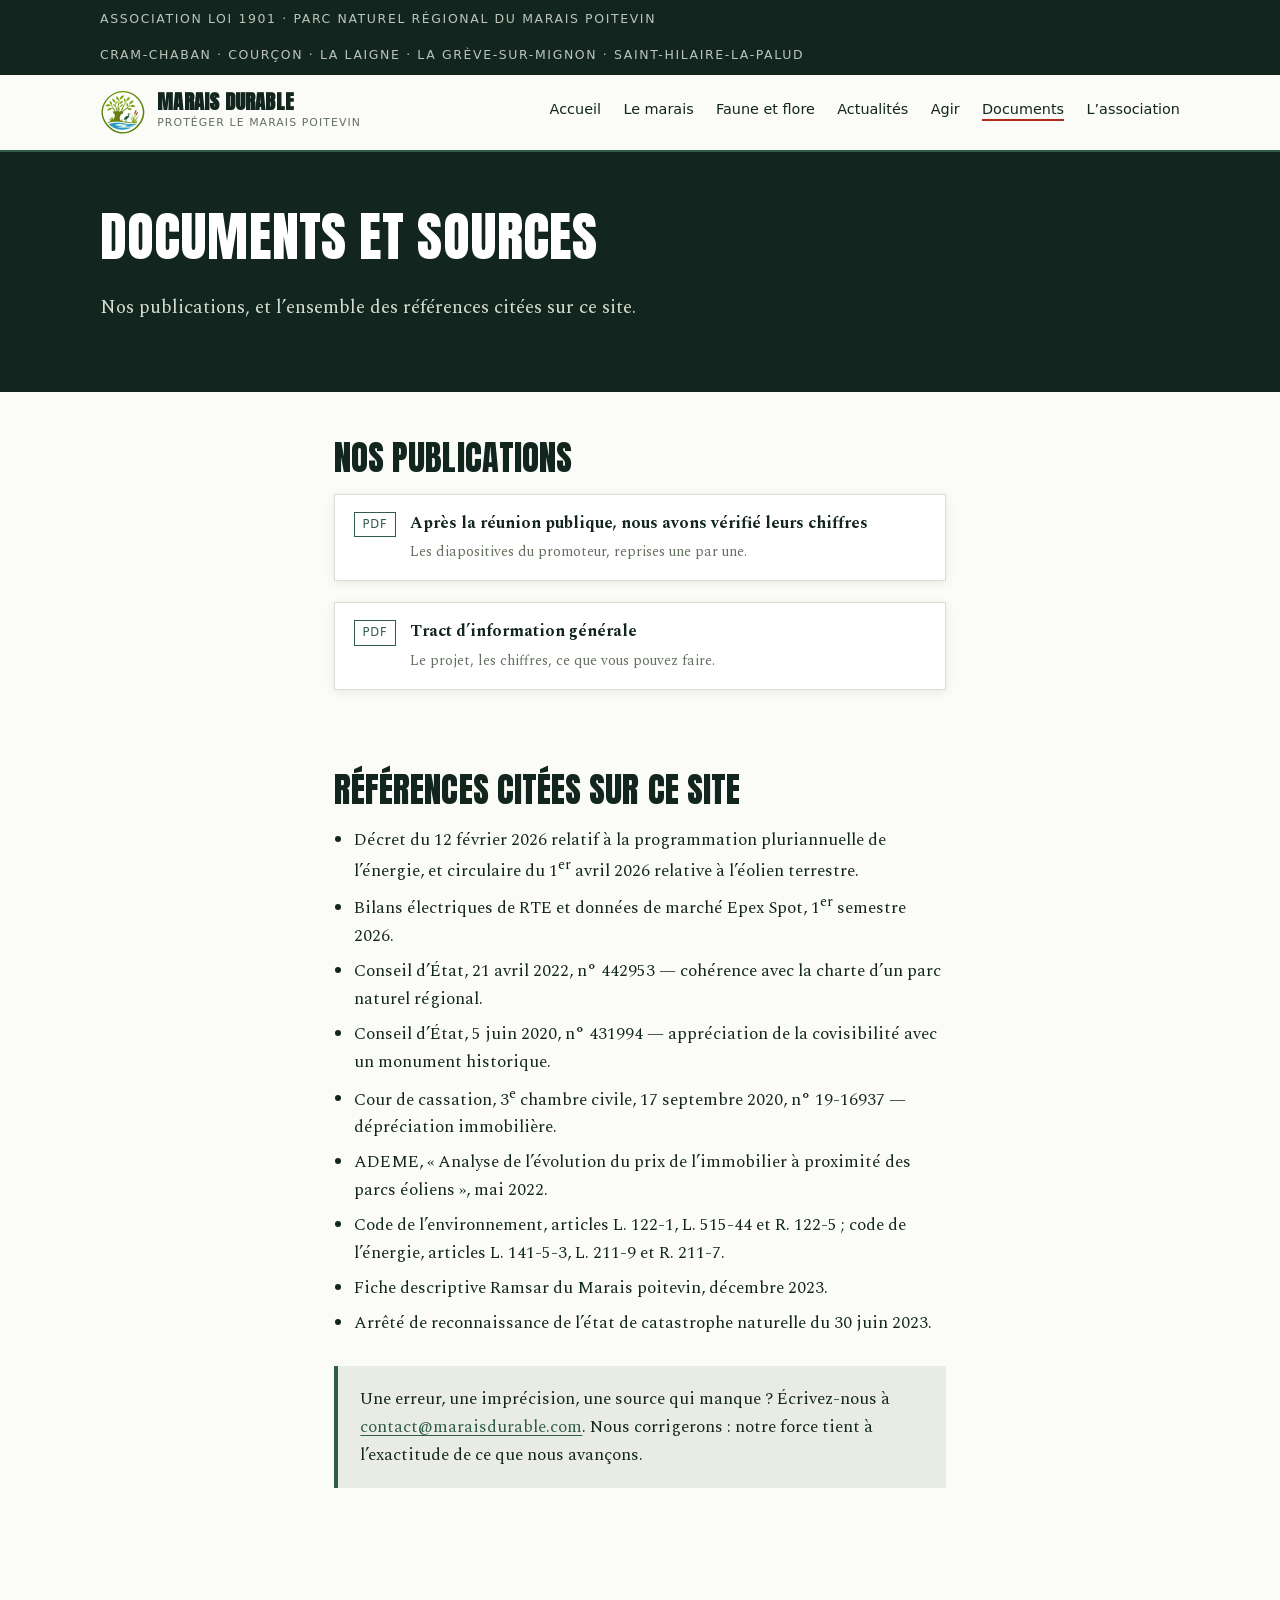
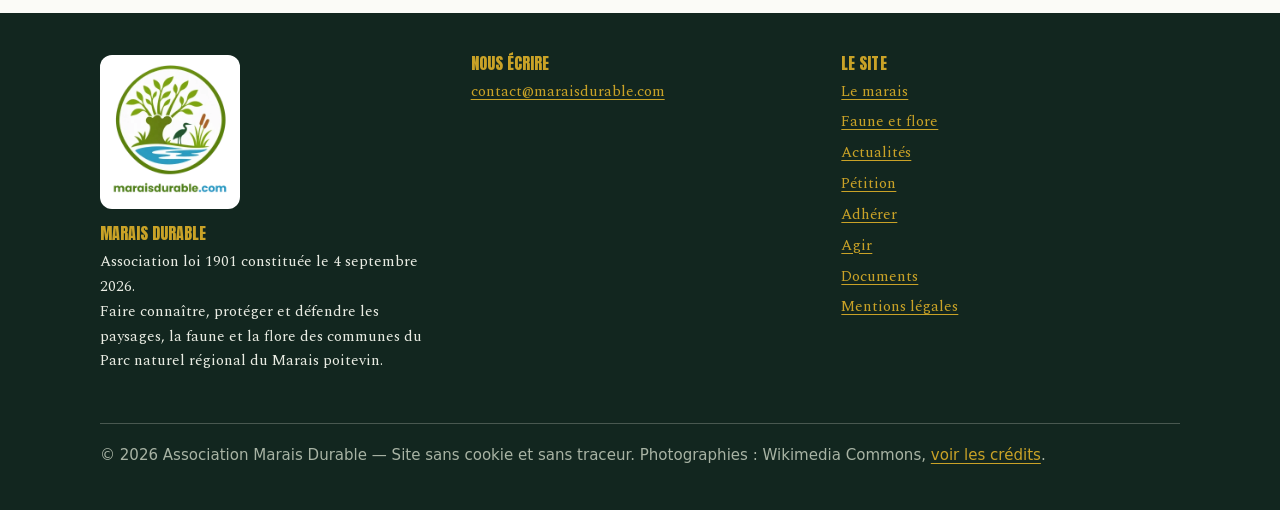
<file: documents.html>
<!DOCTYPE html>
<html lang="fr">
<head>
<meta charset="utf-8">
<meta name="viewport" content="width=device-width,initial-scale=1">
<title>Documents et sources — Marais Durable</title>
<meta name="description" content="Tracts, courriers et références : les documents publiés par Marais Durable et les sources citées sur ce site.">
<meta property="og:title" content="Documents et sources — Marais Durable">
<meta property="og:description" content="Tracts, courriers et références : les documents publiés par Marais Durable et les sources citées sur ce site.">
<meta property="og:type" content="article">
<meta property="og:locale" content="fr_FR">
<meta property="og:image" content="https://maraisdurable.com/assets/img/conche-lentilles.jpg">
<link rel="stylesheet" href="assets/css/fonts.css">
<link rel="stylesheet" href="assets/css/style.css">
<link rel="icon" href="assets/img/favicon.png" type="image/png">
<link rel="apple-touch-icon" href="assets/img/apple-touch-icon.png">
</head>
<body>

<div class="bandeau"><div class="wrap">
  <span>Association loi 1901 &middot; Parc naturel r&eacute;gional du Marais poitevin</span>
  <span>Cram-Chaban &middot; Cour&ccedil;on &middot; La Laigne &middot; La Gr&egrave;ve-sur-Mignon &middot; Saint-Hilaire-la-Palud</span>
</div></div>

<header class="entete"><div class="wrap">
  <a class="logo" href="index.html">
    <img src="assets/img/logo.webp" alt="" width="46" height="46">
    <span><b>Marais Durable</b><small>Protéger le Marais poitevin</small></span>
  </a>
  <nav aria-label="Navigation principale"><ul>
    <li><a href="index.html">Accueil</a></li>
    <li><a href="le-marais.html">Le marais</a></li>
    <li><a href="faune-flore.html">Faune et flore</a></li>
    <li><a href="actualites.html">Actualités</a></li>
    <li><a href="agir.html">Agir</a></li>
    <li><a href="documents.html" aria-current="page">Documents</a></li>
    <li><a href="association.html">L&rsquo;association</a></li>
  </ul></nav>
</div></header>

<section class="hero"><div class="wrap">
  <h1>Documents et sources</h1>
  <p class="chapo">Nos publications, et l&rsquo;ensemble des références citées sur ce site.</p>
</div></section>

<section class="section"><div class="wrap narrow">
<h2 style="margin-top:0">Nos publications</h2>
<ul class="docs">
  <li><a href="documents/tract-apres-reunion-publique.pdf"><span class="ext">PDF</span><span><strong>Après la réunion publique, nous avons vérifié leurs chiffres</strong><em>Les diapositives du promoteur, reprises une par une.</em></span></a></li>
  <li><a href="documents/tract-general.pdf"><span class="ext">PDF</span><span><strong>Tract d&rsquo;information générale</strong><em>Le projet, les chiffres, ce que vous pouvez faire.</em></span></a></li>
</ul>

<h2>Références citées sur ce site</h2>
<ul>
  <li>Décret du 12 février 2026 relatif à la programmation pluriannuelle de l&rsquo;énergie, et
    circulaire du 1<sup>er</sup> avril 2026 relative à l&rsquo;éolien terrestre.</li>
  <li>Bilans électriques de RTE et données de marché Epex Spot, 1<sup>er</sup> semestre 2026.</li>
  <li>Conseil d&rsquo;État, 21 avril 2022, n° 442953 — cohérence avec la charte d&rsquo;un parc
    naturel régional.</li>
  <li>Conseil d&rsquo;État, 5 juin 2020, n° 431994 — appréciation de la covisibilité avec un
    monument historique.</li>
  <li>Cour de cassation, 3<sup>e</sup> chambre civile, 17 septembre 2020, n° 19-16937 —
    dépréciation immobilière.</li>
  <li>ADEME, « Analyse de l&rsquo;évolution du prix de l&rsquo;immobilier à proximité des parcs
    éoliens », mai 2022.</li>
  <li>Code de l&rsquo;environnement, articles L. 122-1, L. 515-44 et R. 122-5 ; code de
    l&rsquo;énergie, articles L. 141-5-3, L. 211-9 et R. 211-7.</li>
  <li>Fiche descriptive Ramsar du Marais poitevin, décembre 2023.</li>
  <li>Arrêté de reconnaissance de l&rsquo;état de catastrophe naturelle du 30 juin 2023.</li>
</ul>

<div class="encadre">
<p>Une erreur, une imprécision, une source qui manque ? Écrivez-nous à
<a href="mailto:contact@maraisdurable.com">contact@maraisdurable.com</a>. Nous corrigerons : notre
force tient à l&rsquo;exactitude de ce que nous avançons.</p>
</div>
</div></section>

<footer class="pied"><div class="wrap">
  <div class="grille">
    <div>
      <img class="pied-logo" src="assets/img/logo-nom.webp" alt="Logo de Marais Durable, maraisdurable.com" width="140" height="157" loading="lazy">
      <h3>Marais Durable</h3>
      <p>Association loi 1901 constitu&eacute;e le 4 septembre 2026.<br>
        Faire conna&icirc;tre, prot&eacute;ger et d&eacute;fendre les paysages, la faune et la flore
        des communes du Parc naturel r&eacute;gional du Marais poitevin.</p>
    </div>
    <div>
      <h3>Nous &eacute;crire</h3>
      <p><a href="mailto:contact@maraisdurable.com">contact@maraisdurable.com</a></p>
    </div>
    <div>
      <h3>Le site</h3>
      <ul>
        <li><a href="le-marais.html">Le marais</a></li>
        <li><a href="faune-flore.html">Faune et flore</a></li>
        <li><a href="actualites.html">Actualit&eacute;s</a></li>
        <li><a href="petition.html">P&eacute;tition</a></li>
        <li><a href="adhesion.html">Adh&eacute;rer</a></li>
        <li><a href="agir.html">Agir</a></li>
        <li><a href="documents.html">Documents</a></li>
        <li><a href="mentions-legales.html">Mentions l&eacute;gales</a></li>
      </ul>
    </div>
  </div>
  <p class="legal">&copy; 2026 Association Marais Durable &mdash; Site sans cookie et sans traceur.
    Photographies : Wikimedia Commons, <a href="mentions-legales.html#credits">voir les cr&eacute;dits</a>.</p>
</div></footer>

</body>
</html>
</file>
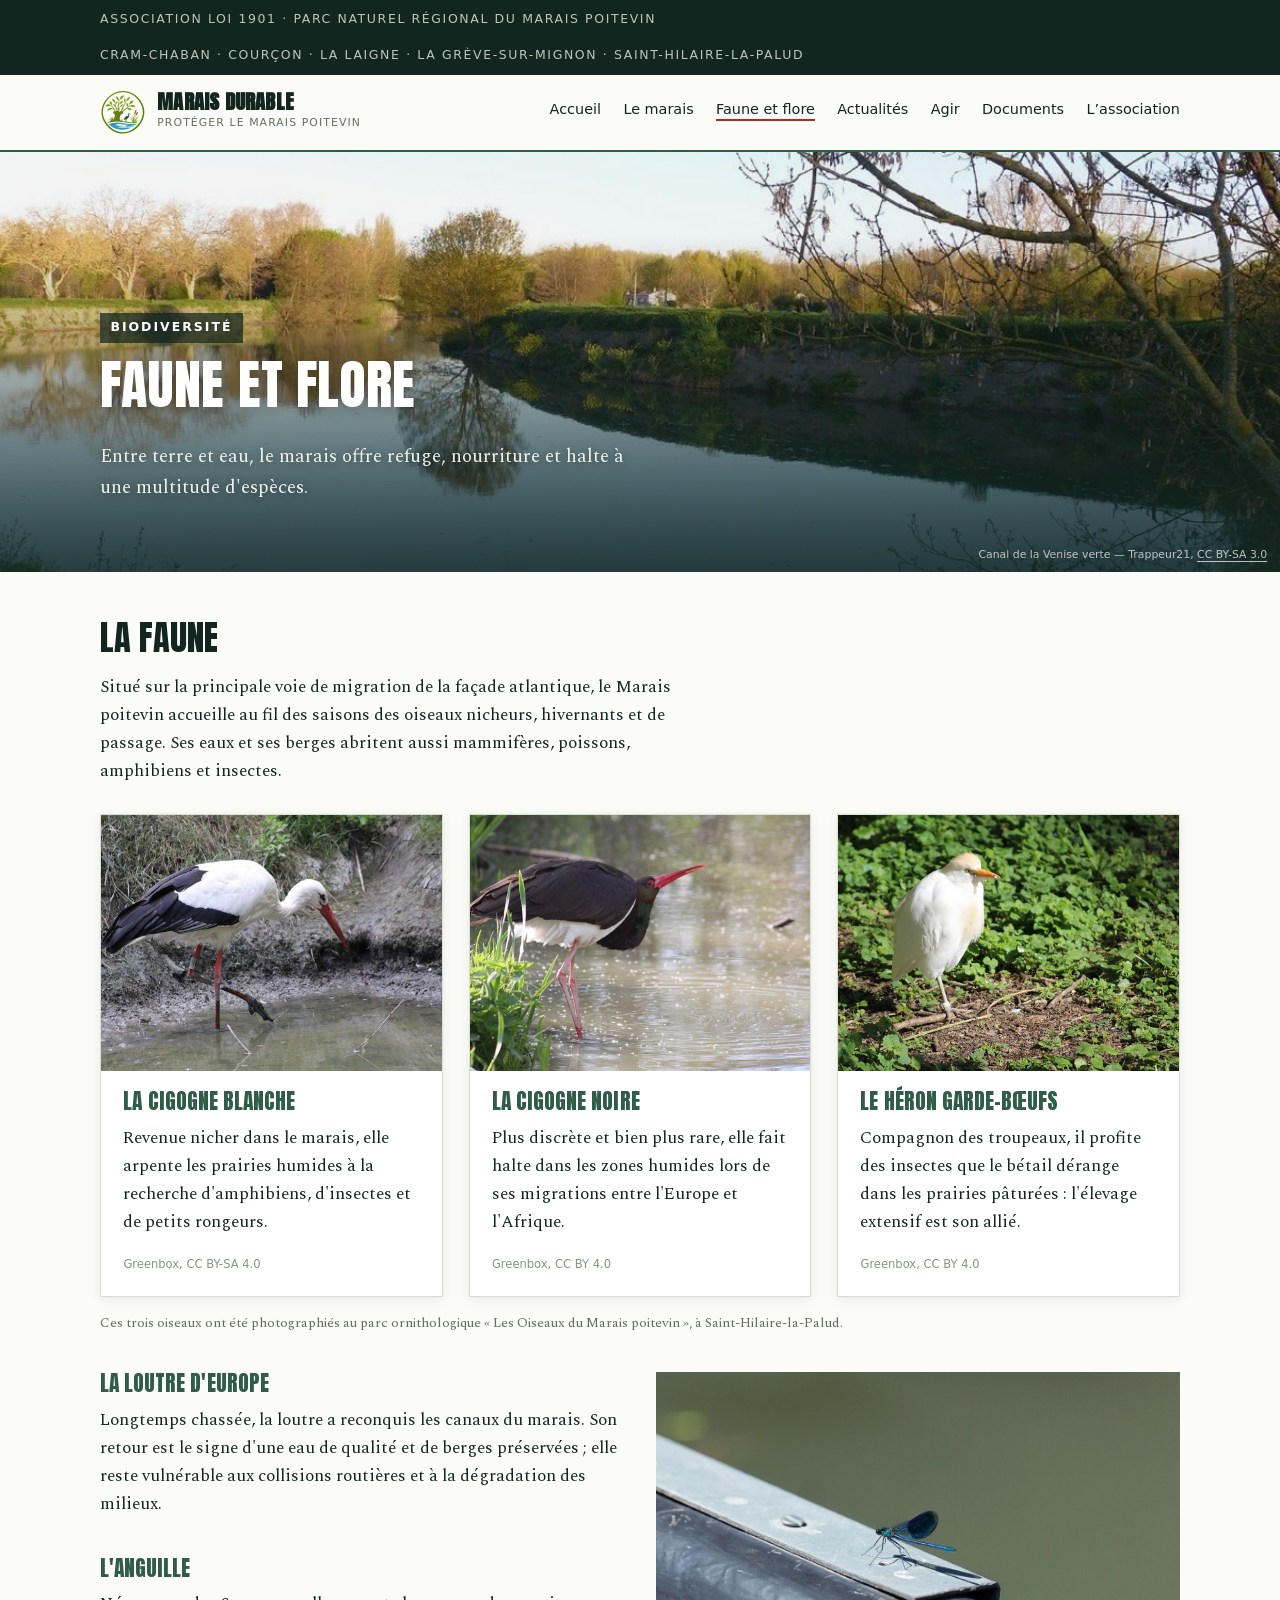
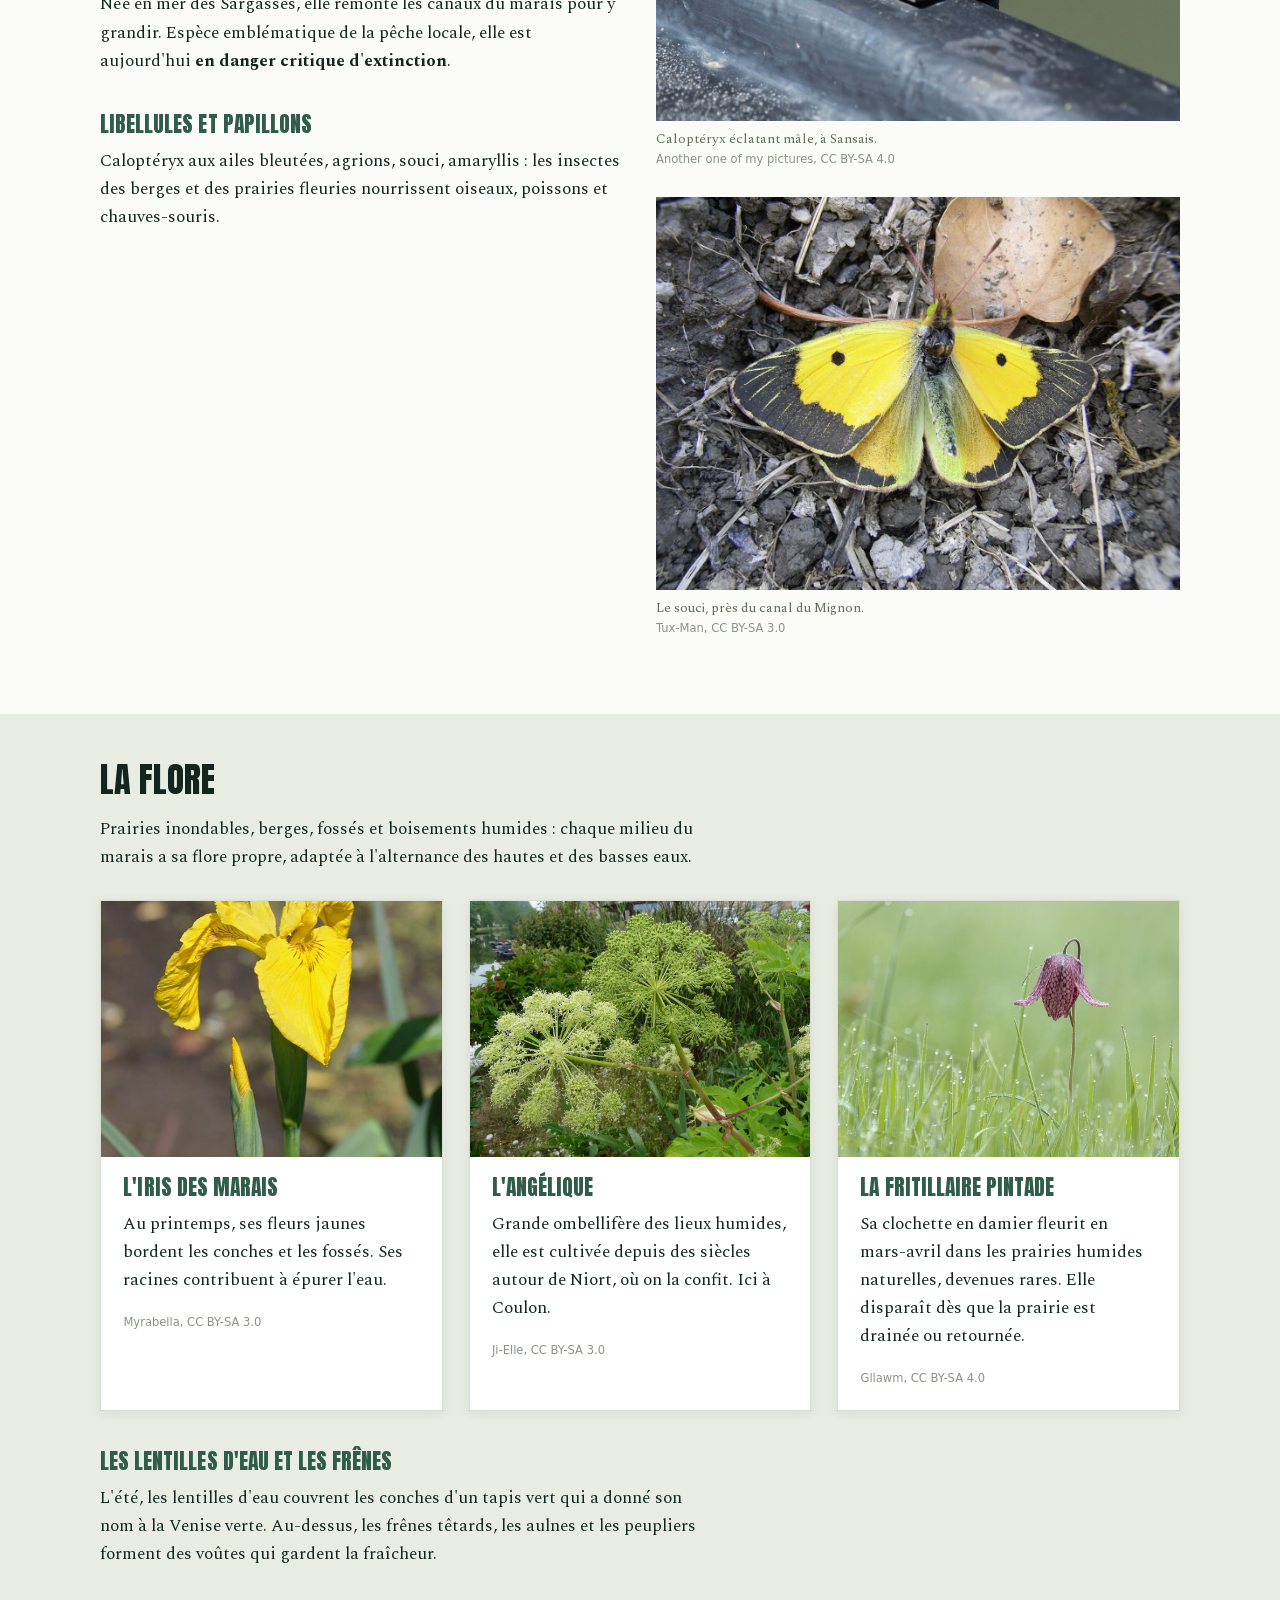
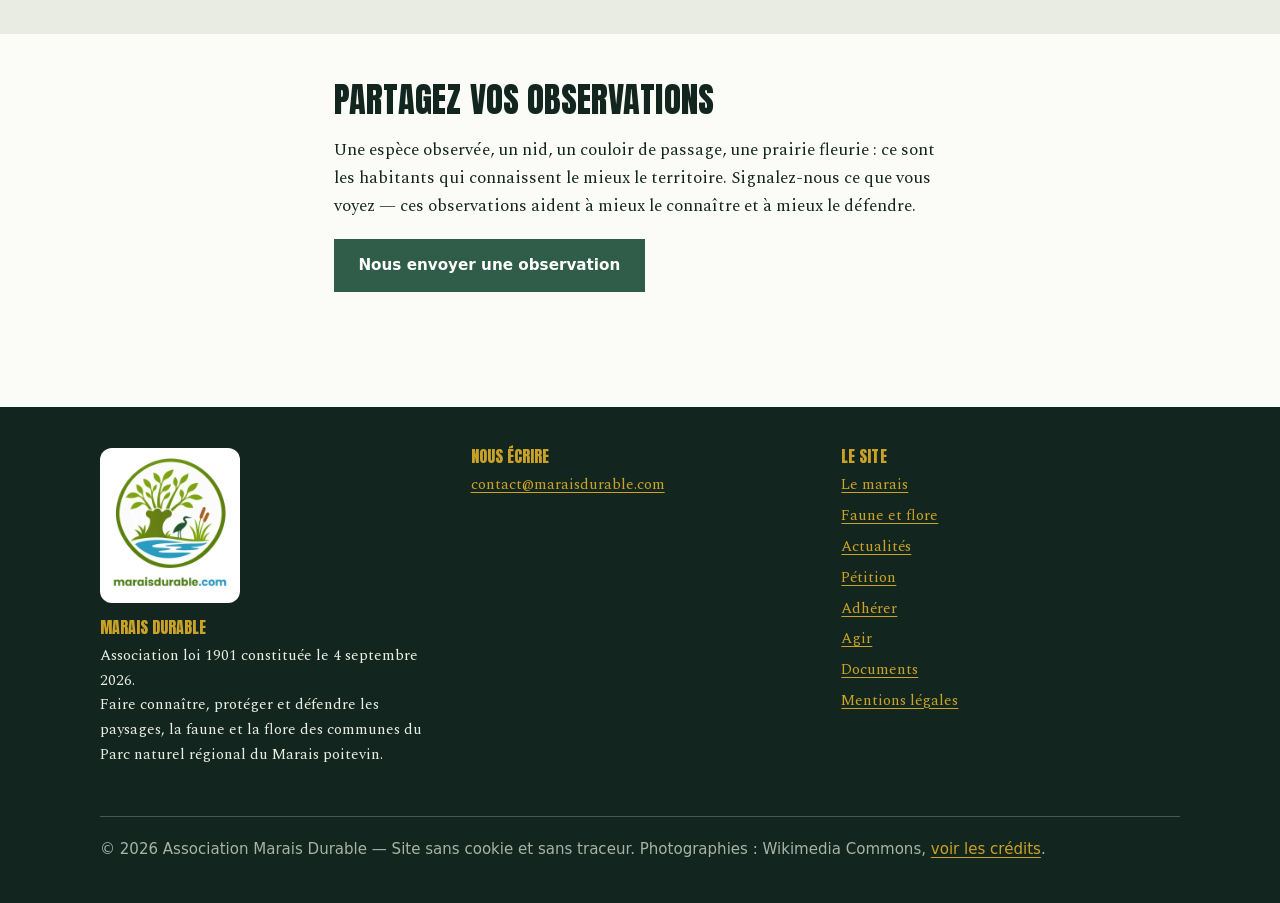
<file: faune-flore.html>
<!DOCTYPE html>
<html lang="fr">
<head>
<meta charset="utf-8">
<meta name="viewport" content="width=device-width,initial-scale=1">
<title>Faune et flore du Marais poitevin — Marais Durable</title>
<meta name="description" content="Oiseaux migrateurs, loutre, anguille, libellules, iris des marais, angélique : la faune et la flore du Marais poitevin.">
<meta property="og:title" content="Faune et flore du Marais poitevin — Marais Durable">
<meta property="og:description" content="Oiseaux migrateurs, loutre, anguille, libellules, iris des marais, angélique : la faune et la flore du Marais poitevin.">
<meta property="og:type" content="article">
<meta property="og:locale" content="fr_FR">
<meta property="og:image" content="https://maraisdurable.com/assets/img/canal-miroir.jpg">
<link rel="stylesheet" href="assets/css/fonts.css">
<link rel="stylesheet" href="assets/css/style.css">
<link rel="icon" href="assets/img/favicon.png" type="image/png">
<link rel="apple-touch-icon" href="assets/img/apple-touch-icon.png">
</head>
<body>

<div class="bandeau"><div class="wrap">
  <span>Association loi 1901 &middot; Parc naturel r&eacute;gional du Marais poitevin</span>
  <span>Cram-Chaban &middot; Cour&ccedil;on &middot; La Laigne &middot; La Gr&egrave;ve-sur-Mignon &middot; Saint-Hilaire-la-Palud</span>
</div></div>

<header class="entete"><div class="wrap">
  <a class="logo" href="index.html">
    <img src="assets/img/logo.webp" alt="" width="46" height="46">
    <span><b>Marais Durable</b><small>Protéger le Marais poitevin</small></span>
  </a>
  <nav aria-label="Navigation principale"><ul>
    <li><a href="index.html">Accueil</a></li>
    <li><a href="le-marais.html">Le marais</a></li>
    <li><a href="faune-flore.html" aria-current="page">Faune et flore</a></li>
    <li><a href="actualites.html">Actualités</a></li>
    <li><a href="agir.html">Agir</a></li>
    <li><a href="documents.html">Documents</a></li>
    <li><a href="association.html">L&rsquo;association</a></li>
  </ul></nav>
</div></header>

<section class="hero hero--photo hero--court" style="background-image:url('assets/img/canal-miroir.jpg')">
  <div class="wrap">
    <p class="surtitre">Biodiversité</p>
    <h1>Faune et flore</h1>
    <p class="chapo">Entre terre et eau, le marais offre refuge, nourriture et halte à une
      multitude d'espèces.</p>
  </div>
  <span class="credit-hero">Canal de la Venise verte — Trappeur21, <a href="https://creativecommons.org/licenses/by-sa/3.0/">CC BY-SA 3.0</a></span>
</section>

<section class="section" id="faune"><div class="wrap">
  <h2 style="margin-top:0">La faune</h2>
  <p class="narrow">Situé sur la principale voie de migration de la façade atlantique, le Marais
    poitevin accueille au fil des saisons des oiseaux nicheurs, hivernants et de passage. Ses eaux
    et ses berges abritent aussi mammifères, poissons, amphibiens et insectes.</p>

  <div class="grille" style="margin-top:1.8rem">
    <div class="carte carte--photo">
      <img src="assets/img/cigogne-blanche.jpg" alt="Cigogne blanche dans une vasière" loading="lazy">
      <div class="corps"><h3>La cigogne blanche</h3>
        <p>Revenue nicher dans le marais, elle arpente les prairies humides à la recherche
          d'amphibiens, d'insectes et de petits rongeurs.</p>
        <span class="credit">Greenbox, CC BY-SA 4.0</span></div>
    </div>
    <div class="carte carte--photo">
      <img src="assets/img/cigogne-noire.jpg" alt="Cigogne noire dans l'eau peu profonde" loading="lazy">
      <div class="corps"><h3>La cigogne noire</h3>
        <p>Plus discrète et bien plus rare, elle fait halte dans les zones humides lors de ses
          migrations entre l'Europe et l'Afrique.</p>
        <span class="credit">Greenbox, CC BY 4.0</span></div>
    </div>
    <div class="carte carte--photo">
      <img src="assets/img/heron-garde-boeufs.jpg" alt="Héron garde-bœufs au plumage blanc et roux" loading="lazy">
      <div class="corps"><h3>Le héron garde-bœufs</h3>
        <p>Compagnon des troupeaux, il profite des insectes que le bétail dérange dans les
          prairies pâturées : l'élevage extensif est son allié.</p>
        <span class="credit">Greenbox, CC BY 4.0</span></div>
    </div>
  </div>
  <p class="sources" style="margin-top:1rem">Ces trois oiseaux ont été photographiés au parc
    ornithologique « Les Oiseaux du Marais poitevin », à Saint-Hilaire-la-Palud.</p>

  <div class="duo" style="margin-top:2.4rem">
    <div>
      <h3 style="margin-top:0">La loutre d'Europe</h3>
      <p>Longtemps chassée, la loutre a reconquis les canaux du marais. Son retour est le signe
        d'une eau de qualité et de berges préservées ; elle reste vulnérable aux collisions
        routières et à la dégradation des milieux.</p>
      <h3>L'anguille</h3>
      <p>Née en mer des Sargasses, elle remonte les canaux du marais pour y grandir. Espèce
        emblématique de la pêche locale, elle est aujourd'hui <strong>en danger critique
        d'extinction</strong>.</p>
      <h3>Libellules et papillons</h3>
      <p>Caloptéryx aux ailes bleutées, agrions, souci, amaryllis : les insectes des berges et des
        prairies fleuries nourrissent oiseaux, poissons et chauves-souris.</p>
    </div>
    <div>
      <figure style="margin-top:0">
        <img src="assets/img/calopteryx.jpg" alt="Caloptéryx éclatant, libellule aux ailes bleues" loading="lazy">
        <figcaption>Caloptéryx éclatant mâle, à Sansais.<span class="credit">Another one of my pictures, CC BY-SA 4.0</span></figcaption>
      </figure>
      <figure>
        <img src="assets/img/souci-colias.jpg" alt="Papillon souci aux ailes jaunes bordées de noir" loading="lazy">
        <figcaption>Le souci, près du canal du Mignon.<span class="credit">Tux-Man, CC BY-SA 3.0</span></figcaption>
      </figure>
    </div>
  </div>
</div></section>

<section class="section section--craie" id="flore"><div class="wrap">
  <h2 style="margin-top:0">La flore</h2>
  <p class="narrow">Prairies inondables, berges, fossés et boisements humides : chaque milieu du
    marais a sa flore propre, adaptée à l'alternance des hautes et des basses eaux.</p>
  <div class="grille" style="margin-top:1.8rem">
    <div class="carte carte--photo">
      <img src="assets/img/iris-des-marais.jpg" alt="Fleur jaune d'iris des marais" loading="lazy" style="object-position:center 25%">
      <div class="corps"><h3>L'iris des marais</h3>
        <p>Au printemps, ses fleurs jaunes bordent les conches et les fossés. Ses racines
          contribuent à épurer l'eau.</p>
        <span class="credit">Myrabella, CC BY-SA 3.0</span></div>
    </div>
    <div class="carte carte--photo">
      <img src="assets/img/angelique.jpg" alt="Ombelles d'angélique au bord de l'eau à Coulon" loading="lazy">
      <div class="corps"><h3>L'angélique</h3>
        <p>Grande ombellifère des lieux humides, elle est cultivée depuis des siècles autour de
          Niort, où on la confit. Ici à Coulon.</p>
        <span class="credit">Ji-Elle, CC BY-SA 3.0</span></div>
    </div>
    <div class="carte carte--photo">
      <img src="assets/img/fritillaire.jpg" alt="Fritillaire pintade, fleur pourpre en damier" loading="lazy">
      <div class="corps"><h3>La fritillaire pintade</h3>
        <p>Sa clochette en damier fleurit en mars-avril dans les prairies humides naturelles,
          devenues rares. Elle disparaît dès que la prairie est drainée ou retournée.</p>
        <span class="credit">Gllawm, CC BY-SA 4.0</span></div>
    </div>
  </div>
  <div class="narrow" style="margin-top:2rem">
    <h3>Les lentilles d'eau et les frênes</h3>
    <p>L'été, les lentilles d'eau couvrent les conches d'un tapis vert qui a donné son nom à la
      Venise verte. Au-dessus, les frênes têtards, les aulnes et les peupliers forment des voûtes
      qui gardent la fraîcheur.</p>
  </div>
</div></section>

<section class="section"><div class="wrap narrow">
  <h2 style="margin-top:0">Partagez vos observations</h2>
  <p>Une espèce observée, un nid, un couloir de passage, une prairie fleurie : ce sont les
    habitants qui connaissent le mieux le territoire. Signalez-nous ce que vous voyez — ces
    observations aident à mieux le connaître et à mieux le défendre.</p>
  <p><a class="bouton bouton--plein" href="mailto:contact@maraisdurable.com?subject=Observation">Nous envoyer une observation</a></p>
</div></section>

<footer class="pied"><div class="wrap">
  <div class="grille">
    <div>
      <img class="pied-logo" src="assets/img/logo-nom.webp" alt="Logo de Marais Durable, maraisdurable.com" width="140" height="157" loading="lazy">
      <h3>Marais Durable</h3>
      <p>Association loi 1901 constitu&eacute;e le 4 septembre 2026.<br>
        Faire conna&icirc;tre, prot&eacute;ger et d&eacute;fendre les paysages, la faune et la flore
        des communes du Parc naturel r&eacute;gional du Marais poitevin.</p>
    </div>
    <div>
      <h3>Nous &eacute;crire</h3>
      <p><a href="mailto:contact@maraisdurable.com">contact@maraisdurable.com</a></p>
    </div>
    <div>
      <h3>Le site</h3>
      <ul>
        <li><a href="le-marais.html">Le marais</a></li>
        <li><a href="faune-flore.html">Faune et flore</a></li>
        <li><a href="actualites.html">Actualit&eacute;s</a></li>
        <li><a href="petition.html">P&eacute;tition</a></li>
        <li><a href="adhesion.html">Adh&eacute;rer</a></li>
        <li><a href="agir.html">Agir</a></li>
        <li><a href="documents.html">Documents</a></li>
        <li><a href="mentions-legales.html">Mentions l&eacute;gales</a></li>
      </ul>
    </div>
  </div>
  <p class="legal">&copy; 2026 Association Marais Durable &mdash; Site sans cookie et sans traceur.
    Photographies : Wikimedia Commons, <a href="mentions-legales.html#credits">voir les cr&eacute;dits</a>.</p>
</div></footer>

</body>
</html>
</file>
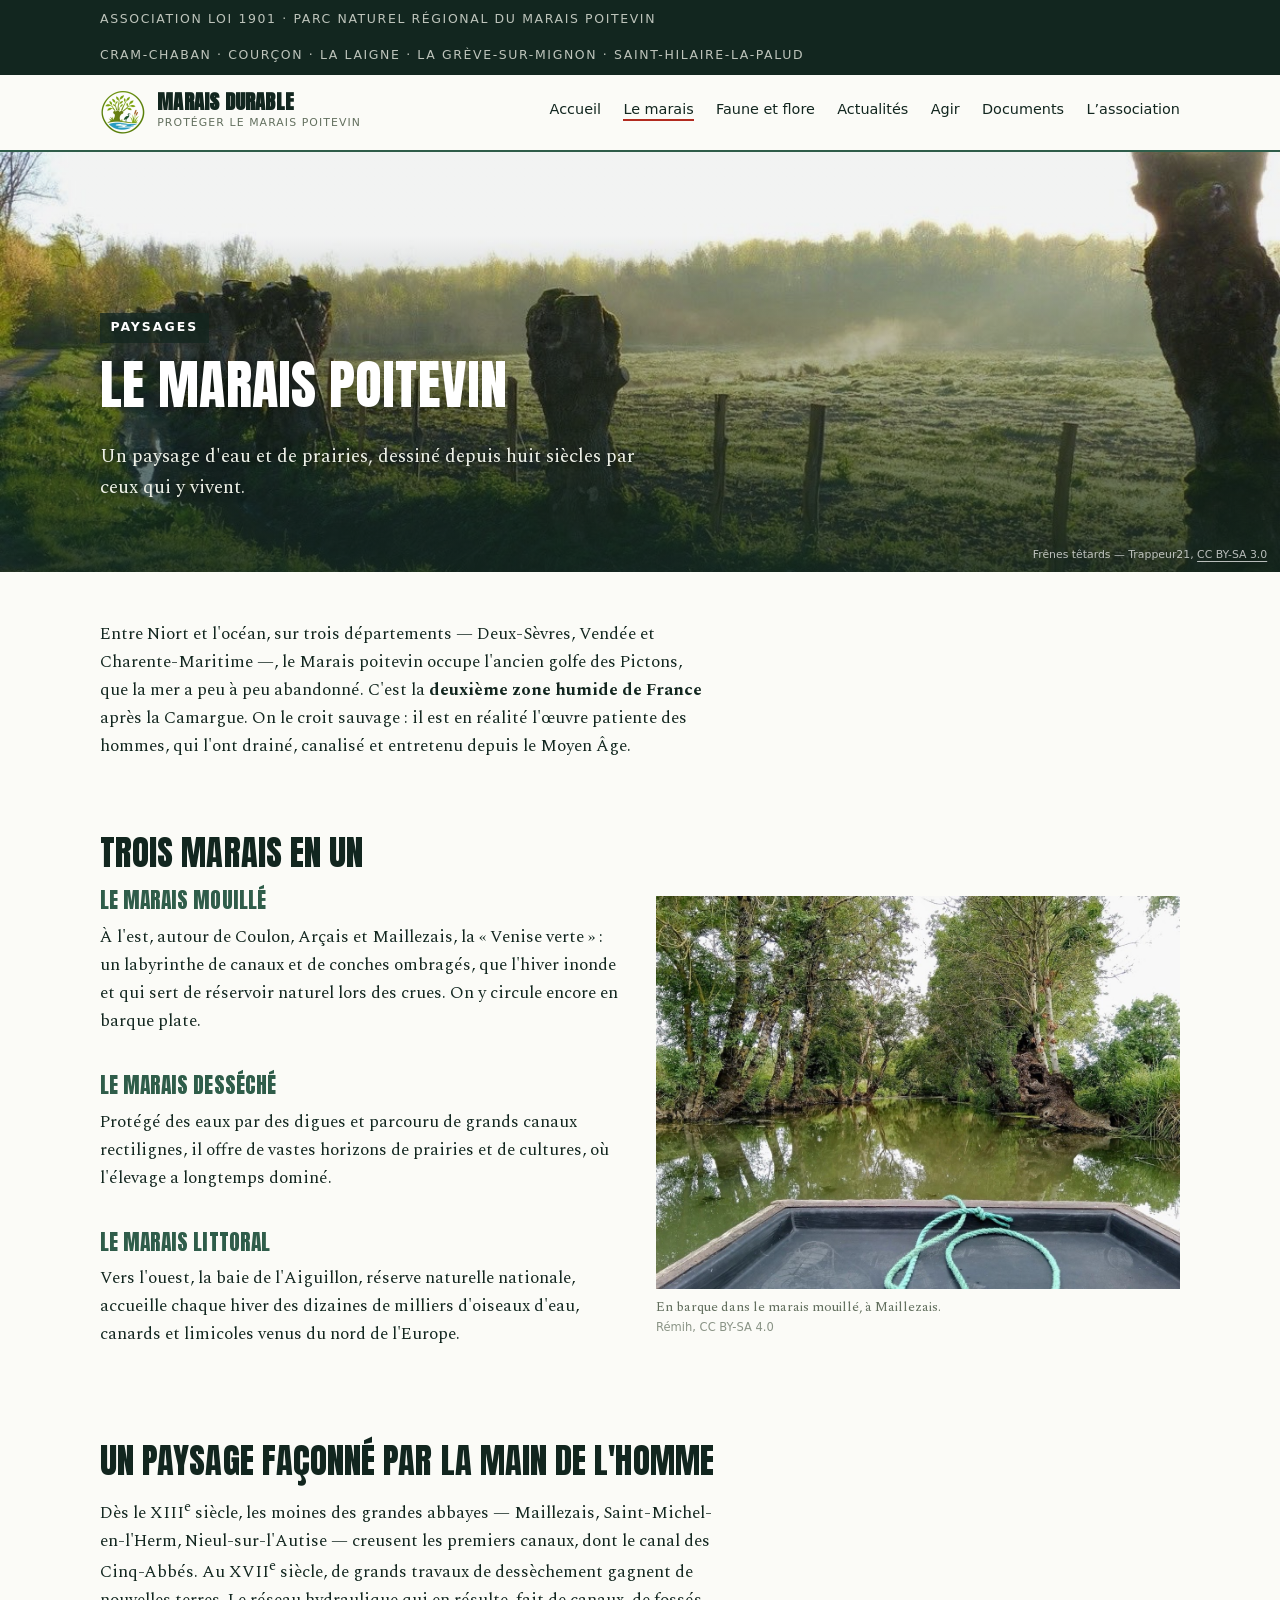
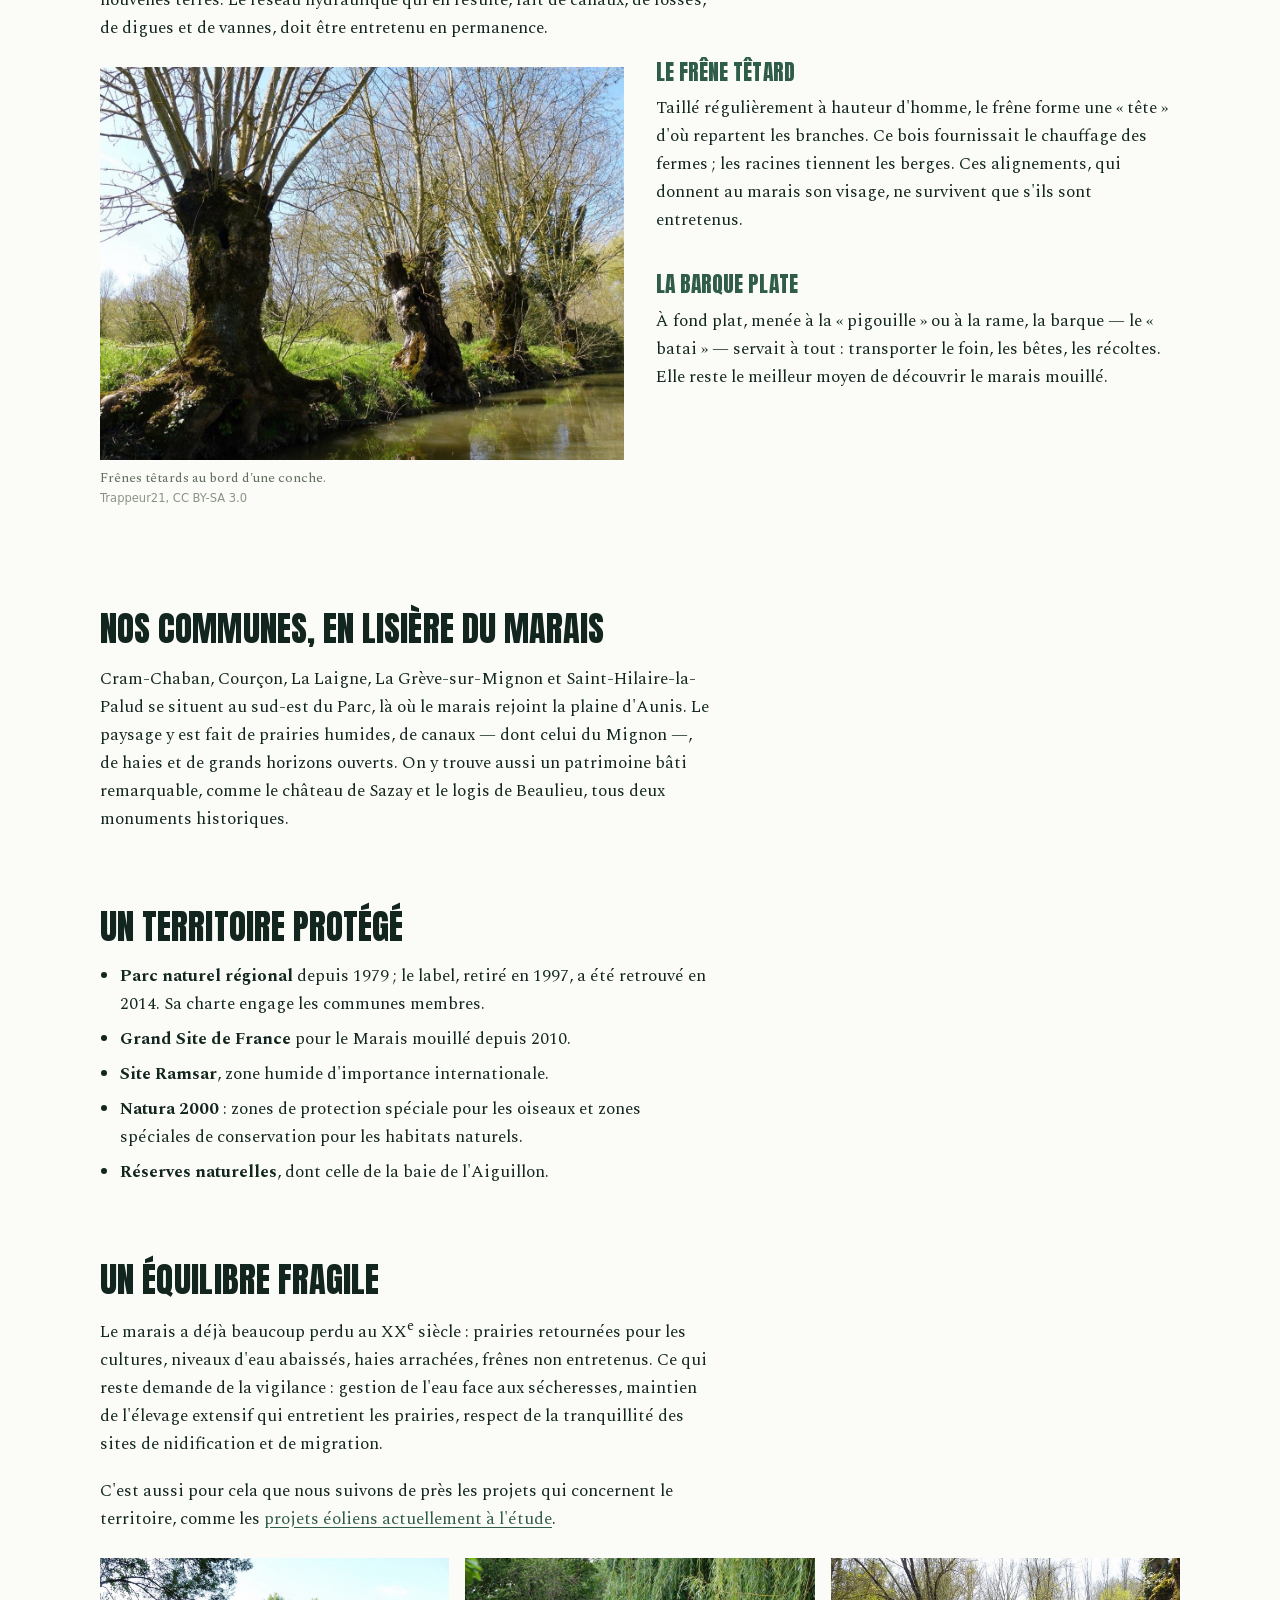
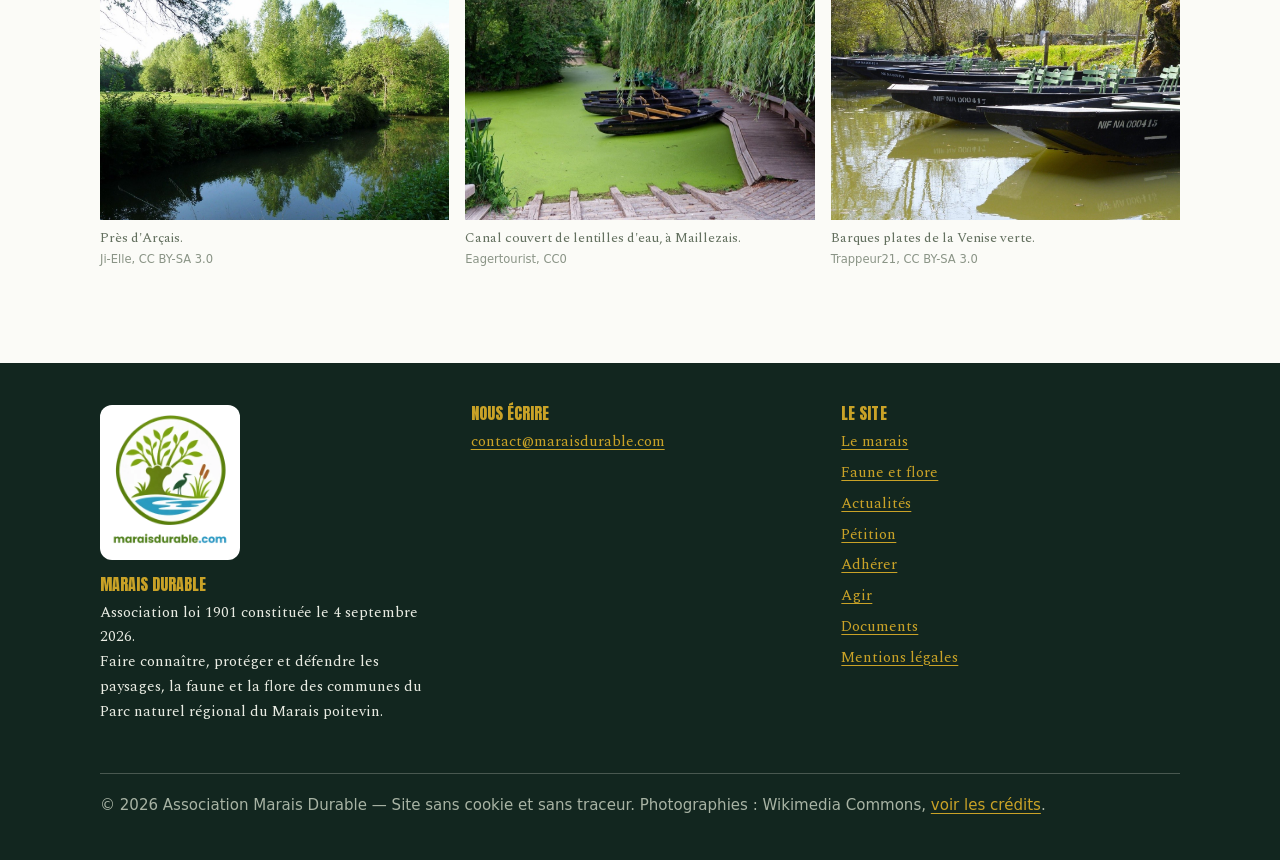
<file: le-marais.html>
<!DOCTYPE html>
<html lang="fr">
<head>
<meta charset="utf-8">
<meta name="viewport" content="width=device-width,initial-scale=1">
<title>Le Marais poitevin — Marais Durable</title>
<meta name="description" content="Marais mouillé, marais desséché, frênes têtards et conches : les paysages du Marais poitevin, leur histoire et ce qui les menace.">
<meta property="og:title" content="Le Marais poitevin — Marais Durable">
<meta property="og:description" content="Les paysages du Marais poitevin, leur histoire et ce qui les menace.">
<meta property="og:type" content="article">
<meta property="og:locale" content="fr_FR">
<meta property="og:image" content="https://maraisdurable.com/assets/img/tetards-brume.jpg">
<link rel="stylesheet" href="assets/css/fonts.css">
<link rel="stylesheet" href="assets/css/style.css">
<link rel="icon" href="assets/img/favicon.png" type="image/png">
<link rel="apple-touch-icon" href="assets/img/apple-touch-icon.png">
</head>
<body>

<div class="bandeau"><div class="wrap">
  <span>Association loi 1901 &middot; Parc naturel r&eacute;gional du Marais poitevin</span>
  <span>Cram-Chaban &middot; Cour&ccedil;on &middot; La Laigne &middot; La Gr&egrave;ve-sur-Mignon &middot; Saint-Hilaire-la-Palud</span>
</div></div>

<header class="entete"><div class="wrap">
  <a class="logo" href="index.html">
    <img src="assets/img/logo.webp" alt="" width="46" height="46">
    <span><b>Marais Durable</b><small>Protéger le Marais poitevin</small></span>
  </a>
  <nav aria-label="Navigation principale"><ul>
    <li><a href="index.html">Accueil</a></li>
    <li><a href="le-marais.html" aria-current="page">Le marais</a></li>
    <li><a href="faune-flore.html">Faune et flore</a></li>
    <li><a href="actualites.html">Actualités</a></li>
    <li><a href="agir.html">Agir</a></li>
    <li><a href="documents.html">Documents</a></li>
    <li><a href="association.html">L&rsquo;association</a></li>
  </ul></nav>
</div></header>

<section class="hero hero--photo hero--court" style="background-image:url('assets/img/tetards-brume.jpg')">
  <div class="wrap">
    <p class="surtitre">Paysages</p>
    <h1>Le Marais poitevin</h1>
    <p class="chapo">Un paysage d'eau et de prairies, dessiné depuis huit siècles par ceux qui y
      vivent.</p>
  </div>
  <span class="credit-hero">Frênes têtards — Trappeur21, <a href="https://creativecommons.org/licenses/by-sa/3.0/">CC BY-SA 3.0</a></span>
</section>

<section class="section"><div class="wrap wrap--gauche">
<p>Entre Niort et l'océan, sur trois départements — Deux-Sèvres, Vendée et Charente-Maritime —,
le Marais poitevin occupe l'ancien golfe des Pictons, que la mer a peu à peu abandonné. C'est la
<strong>deuxième zone humide de France</strong> après la Camargue. On le croit sauvage : il est en
réalité l'œuvre patiente des hommes, qui l'ont drainé, canalisé et entretenu depuis le Moyen Âge.</p>

<h2>Trois marais en un</h2>
</div>
<div class="wrap">
<div class="duo">
  <div>
    <h3 style="margin-top:0">Le marais mouillé</h3>
    <p>À l'est, autour de Coulon, Arçais et Maillezais, la « Venise verte » : un labyrinthe de
      canaux et de conches ombragés, que l'hiver inonde et qui sert de réservoir naturel lors des
      crues. On y circule encore en barque plate.</p>
    <h3>Le marais desséché</h3>
    <p>Protégé des eaux par des digues et parcouru de grands canaux rectilignes, il offre de vastes
      horizons de prairies et de cultures, où l'élevage a longtemps dominé.</p>
    <h3>Le marais littoral</h3>
    <p>Vers l'ouest, la baie de l'Aiguillon, réserve naturelle nationale, accueille chaque hiver des
      dizaines de milliers d'oiseaux d'eau, canards et limicoles venus du nord de l'Europe.</p>
  </div>
  <figure>
    <img src="assets/img/maillezais-barque.jpg" alt="Vue depuis une barque sur un canal ombragé du marais" loading="lazy">
    <figcaption>En barque dans le marais mouillé, à Maillezais.<span class="credit">Rémih, CC BY-SA 4.0</span></figcaption>
  </figure>
</div>
</div>

<div class="wrap wrap--gauche">
<h2>Un paysage façonné par la main de l'homme</h2>
<p>Dès le XIII<sup>e</sup> siècle, les moines des grandes abbayes — Maillezais, Saint-Michel-en-l'Herm,
Nieul-sur-l'Autise — creusent les premiers canaux, dont le canal des Cinq-Abbés. Au XVII<sup>e</sup>
siècle, de grands travaux de dessèchement gagnent de nouvelles terres. Le réseau hydraulique qui
en résulte, fait de canaux, de fossés, de digues et de vannes, doit être entretenu en permanence.</p>
</div>

<div class="wrap">
<div class="duo">
  <figure>
    <img src="assets/img/tetards-canal.jpg" alt="Frênes têtards aux troncs noueux au bord de l'eau" loading="lazy">
    <figcaption>Frênes têtards au bord d'une conche.<span class="credit">Trappeur21, CC BY-SA 3.0</span></figcaption>
  </figure>
  <div>
    <h3 style="margin-top:0">Le frêne têtard</h3>
    <p>Taillé régulièrement à hauteur d'homme, le frêne forme une « tête » d'où repartent les
      branches. Ce bois fournissait le chauffage des fermes ; les racines tiennent les berges. Ces
      alignements, qui donnent au marais son visage, ne survivent que s'ils sont entretenus.</p>
    <h3>La barque plate</h3>
    <p>À fond plat, menée à la « pigouille » ou à la rame, la barque — le « batai » — servait à
      tout : transporter le foin, les bêtes, les récoltes. Elle reste le meilleur moyen de
      découvrir le marais mouillé.</p>
  </div>
</div>
</div>

<div class="wrap wrap--gauche">
<h2>Nos communes, en lisière du marais</h2>
<p>Cram-Chaban, Courçon, La Laigne, La Grève-sur-Mignon et Saint-Hilaire-la-Palud se situent au
sud-est du Parc, là où le marais rejoint la plaine d'Aunis. Le paysage y est fait de prairies
humides, de canaux — dont celui du Mignon —, de haies et de grands horizons ouverts. On y
trouve aussi un patrimoine bâti remarquable, comme le château de Sazay et le logis de Beaulieu,
tous deux monuments historiques.</p>

<h2>Un territoire protégé</h2>
<ul>
  <li><strong>Parc naturel régional</strong> depuis 1979 ; le label, retiré en 1997, a été retrouvé
    en 2014. Sa charte engage les communes membres.</li>
  <li><strong>Grand Site de France</strong> pour le Marais mouillé depuis 2010.</li>
  <li><strong>Site Ramsar</strong>, zone humide d'importance internationale.</li>
  <li><strong>Natura 2000</strong> : zones de protection spéciale pour les oiseaux et zones
    spéciales de conservation pour les habitats naturels.</li>
  <li><strong>Réserves naturelles</strong>, dont celle de la baie de l'Aiguillon.</li>
</ul>

<h2>Un équilibre fragile</h2>
<p>Le marais a déjà beaucoup perdu au XX<sup>e</sup> siècle : prairies retournées pour les cultures,
niveaux d'eau abaissés, haies arrachées, frênes non entretenus. Ce qui reste demande de la
vigilance : gestion de l'eau face aux sécheresses, maintien de l'élevage extensif qui entretient
les prairies, respect de la tranquillité des sites de nidification et de migration.</p>
<p>C'est aussi pour cela que nous suivons de près les projets qui concernent le territoire,
comme les <a href="actualites.html">projets éoliens actuellement à l'étude</a>.</p>
</div>

<div class="wrap">
<div class="galerie">
  <figure><img src="assets/img/arcais.jpg" alt="Canal bordé d'arbres près d'Arçais" loading="lazy">
    <figcaption>Près d'Arçais.<span class="credit">Ji-Elle, CC BY-SA 3.0</span></figcaption></figure>
  <figure><img src="assets/img/maillezais-canal.jpg" alt="Barques sur un canal couvert de lentilles d'eau à Maillezais" loading="lazy">
    <figcaption>Canal couvert de lentilles d'eau, à Maillezais.<span class="credit">Eagertourist, CC0</span></figcaption></figure>
  <figure><img src="assets/img/batais.jpg" alt="Barques plates amarrées" loading="lazy">
    <figcaption>Barques plates de la Venise verte.<span class="credit">Trappeur21, CC BY-SA 3.0</span></figcaption></figure>
</div>
</div>
</section>

<footer class="pied"><div class="wrap">
  <div class="grille">
    <div>
      <img class="pied-logo" src="assets/img/logo-nom.webp" alt="Logo de Marais Durable, maraisdurable.com" width="140" height="157" loading="lazy">
      <h3>Marais Durable</h3>
      <p>Association loi 1901 constitu&eacute;e le 4 septembre 2026.<br>
        Faire conna&icirc;tre, prot&eacute;ger et d&eacute;fendre les paysages, la faune et la flore
        des communes du Parc naturel r&eacute;gional du Marais poitevin.</p>
    </div>
    <div>
      <h3>Nous &eacute;crire</h3>
      <p><a href="mailto:contact@maraisdurable.com">contact@maraisdurable.com</a></p>
    </div>
    <div>
      <h3>Le site</h3>
      <ul>
        <li><a href="le-marais.html">Le marais</a></li>
        <li><a href="faune-flore.html">Faune et flore</a></li>
        <li><a href="actualites.html">Actualit&eacute;s</a></li>
        <li><a href="petition.html">P&eacute;tition</a></li>
        <li><a href="adhesion.html">Adh&eacute;rer</a></li>
        <li><a href="agir.html">Agir</a></li>
        <li><a href="documents.html">Documents</a></li>
        <li><a href="mentions-legales.html">Mentions l&eacute;gales</a></li>
      </ul>
    </div>
  </div>
  <p class="legal">&copy; 2026 Association Marais Durable &mdash; Site sans cookie et sans traceur.
    Photographies : Wikimedia Commons, <a href="mentions-legales.html#credits">voir les cr&eacute;dits</a>.</p>
</div></footer>

</body>
</html>
</file>
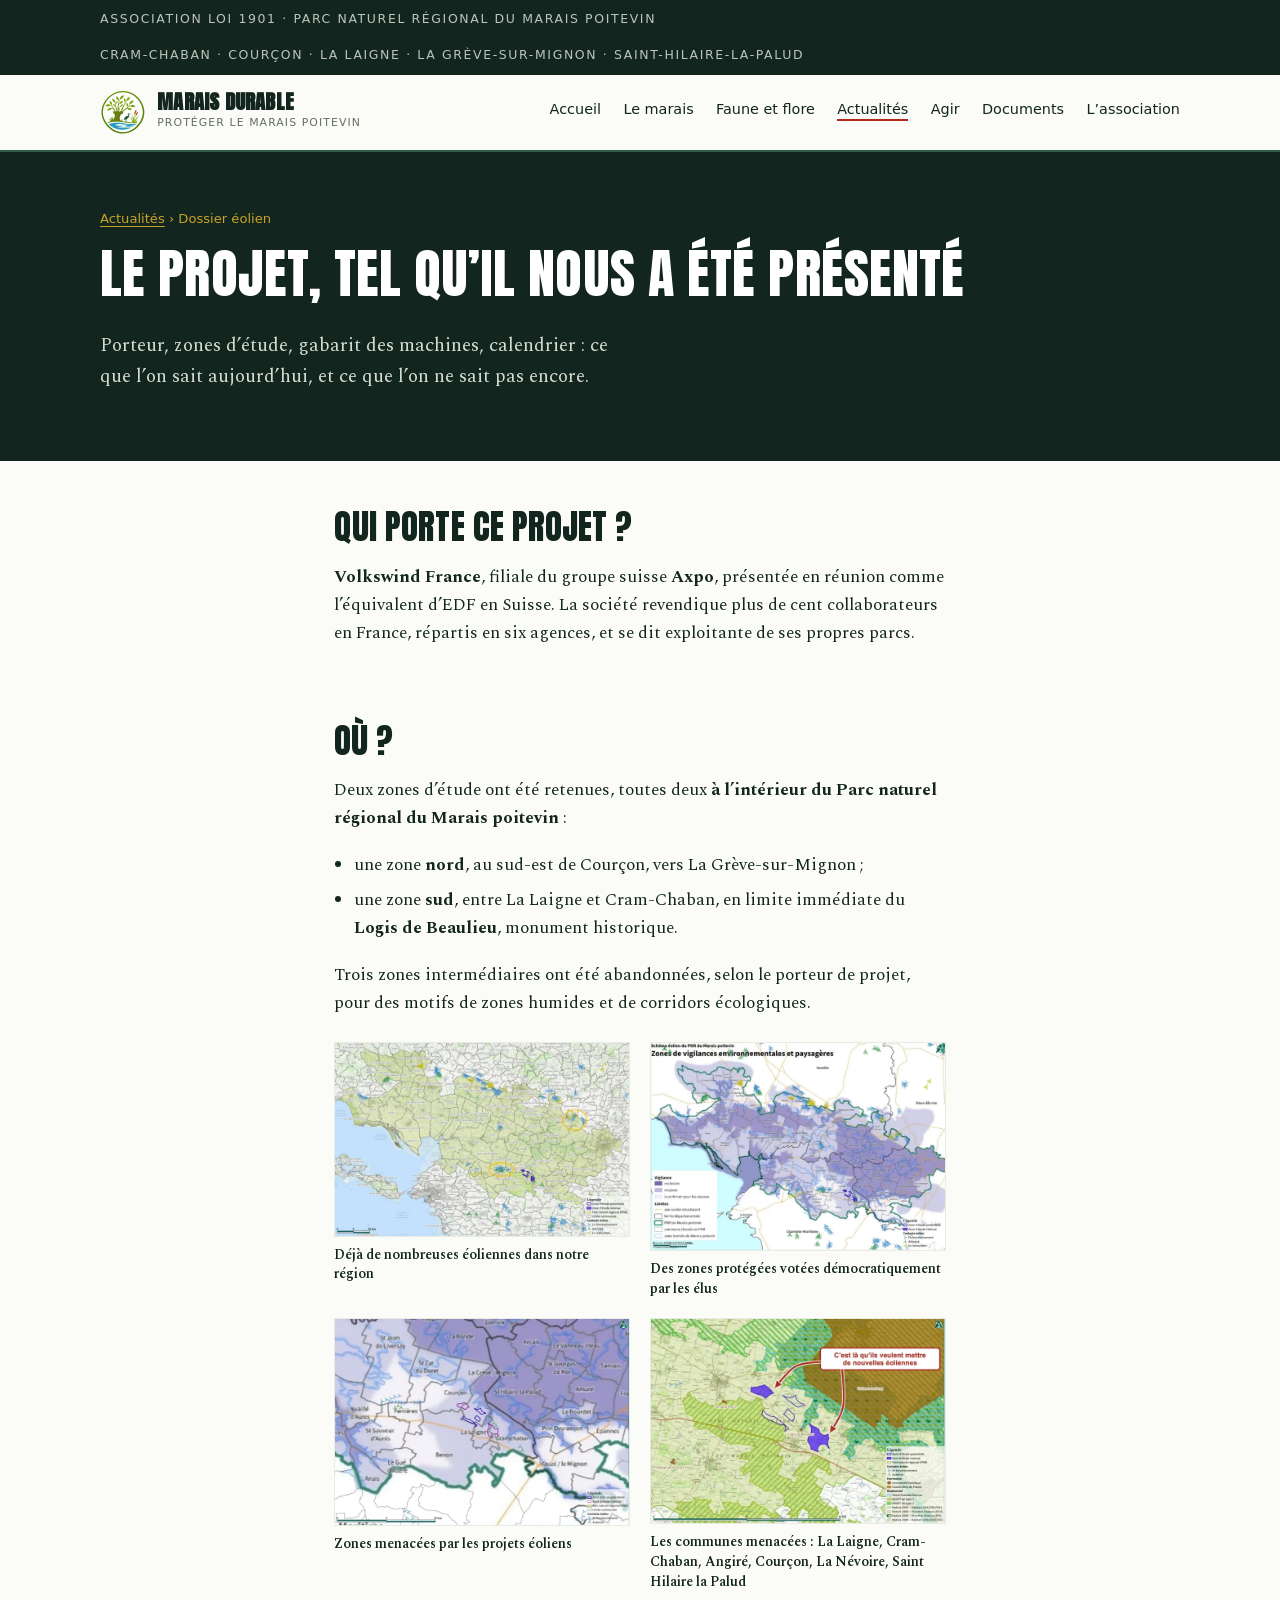
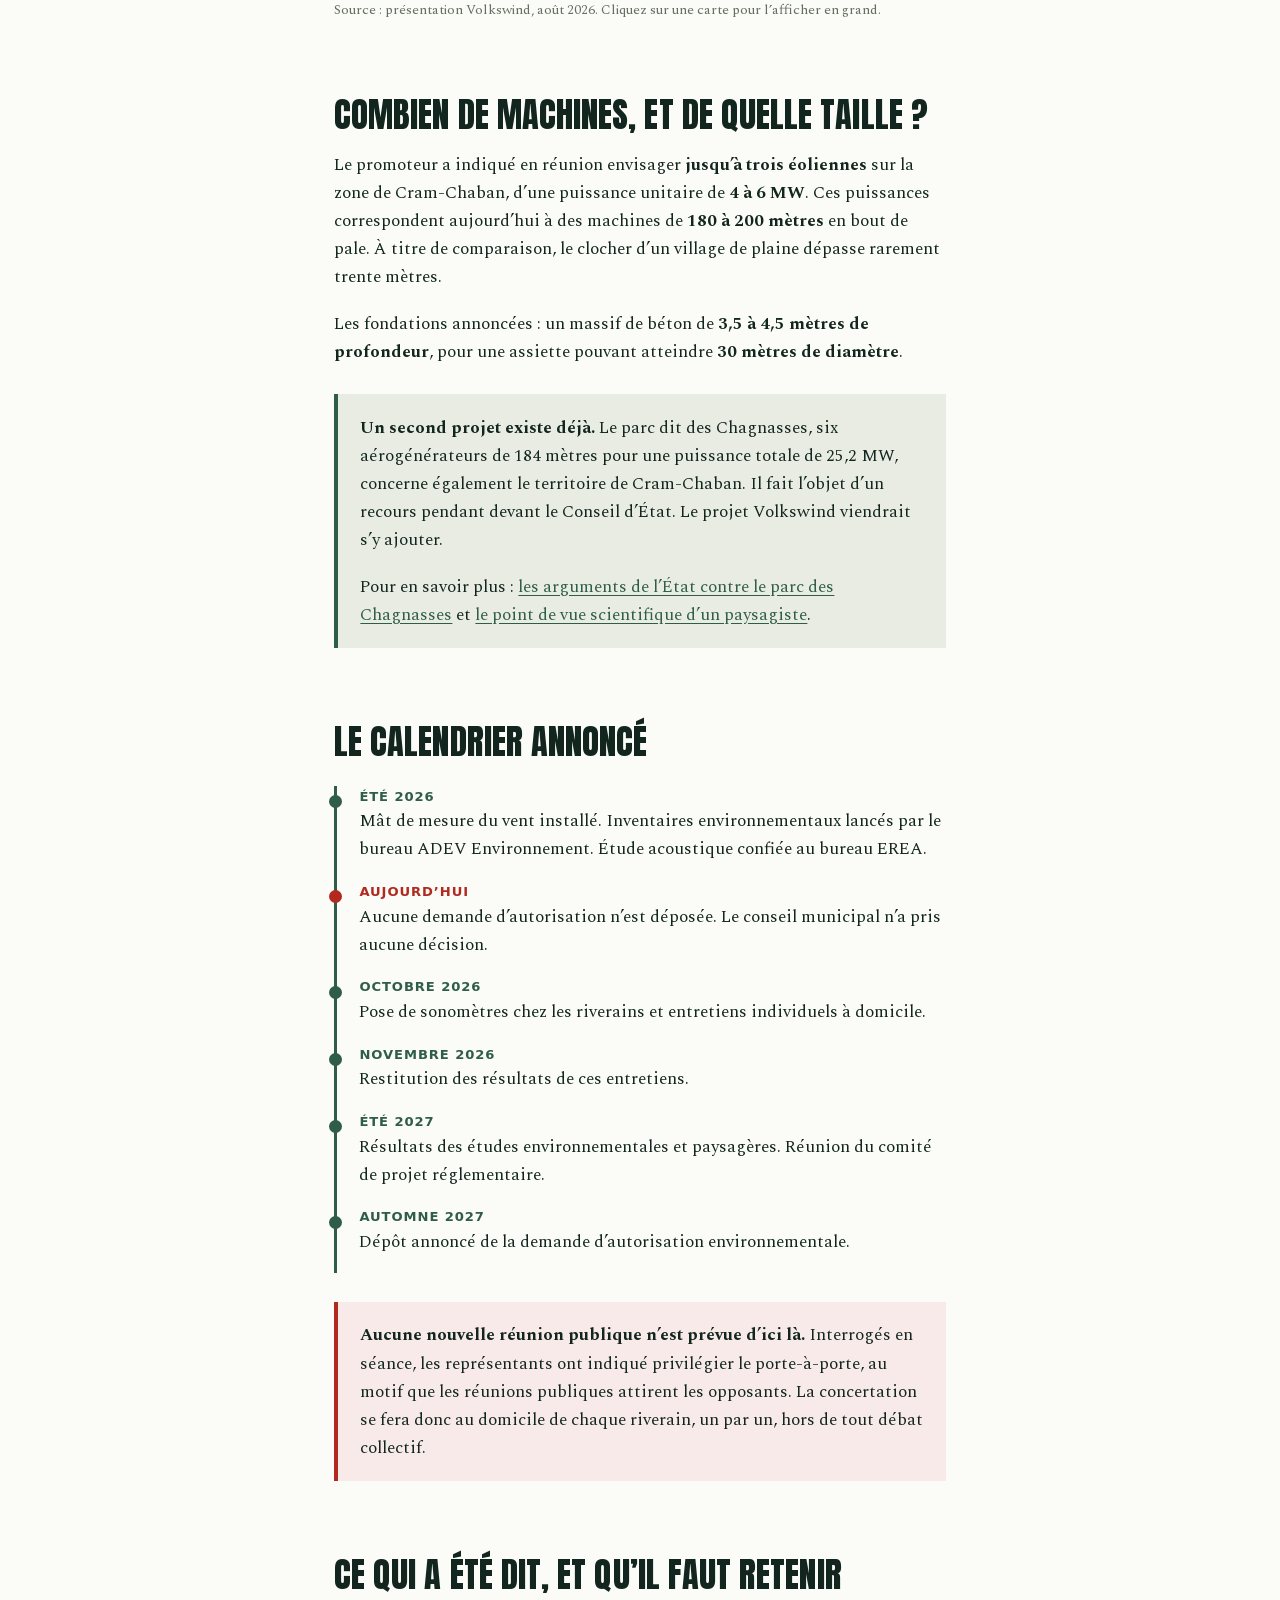
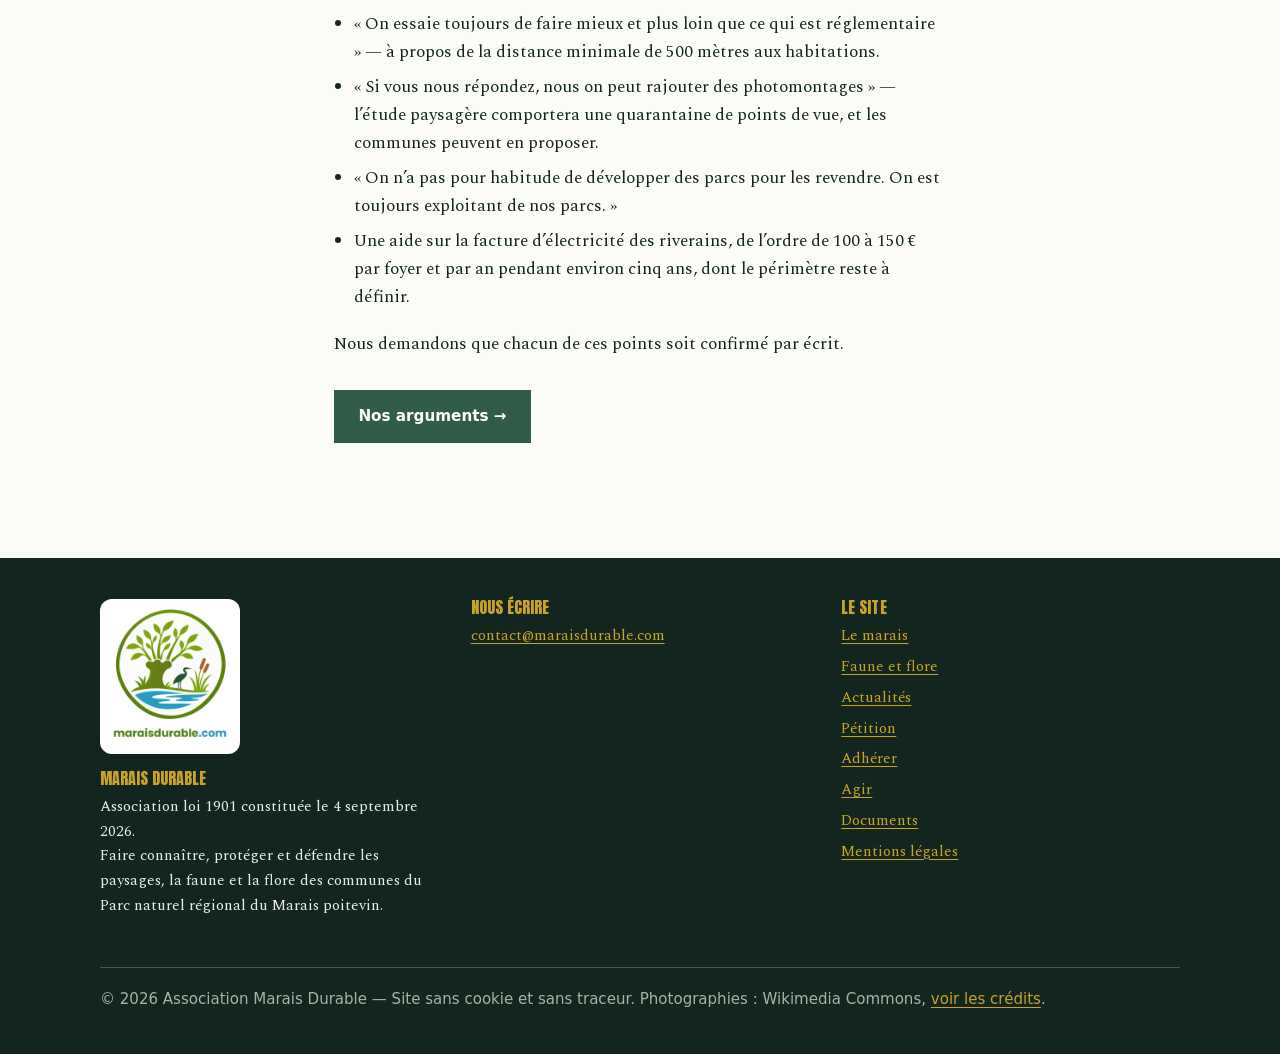
<file: le-projet.html>
<!DOCTYPE html>
<html lang="fr">
<head>
<meta charset="utf-8">
<meta name="viewport" content="width=device-width,initial-scale=1">
<title>Le projet éolien Courçon – Cram-Chaban — Marais Durable</title>
<meta name="description" content="Qui porte le projet, où, combien de machines, quel calendrier : tout ce qui est connu du projet éolien Volkswind sur Courçon et Cram-Chaban.">
<meta property="og:title" content="Le projet éolien Courçon – Cram-Chaban — Marais Durable">
<meta property="og:description" content="Qui porte le projet, où, combien de machines, quel calendrier : tout ce qui est connu du projet éolien Volkswind sur Courçon et Cram-Chaban.">
<meta property="og:type" content="article">
<meta property="og:locale" content="fr_FR">
<meta property="og:image" content="https://maraisdurable.com/assets/img/conche-lentilles.jpg">
<link rel="stylesheet" href="assets/css/fonts.css">
<link rel="stylesheet" href="assets/css/style.css">
<link rel="icon" href="assets/img/favicon.png" type="image/png">
<link rel="apple-touch-icon" href="assets/img/apple-touch-icon.png">
</head>
<body>

<div class="bandeau"><div class="wrap">
  <span>Association loi 1901 &middot; Parc naturel r&eacute;gional du Marais poitevin</span>
  <span>Cram-Chaban &middot; Cour&ccedil;on &middot; La Laigne &middot; La Gr&egrave;ve-sur-Mignon &middot; Saint-Hilaire-la-Palud</span>
</div></div>

<header class="entete"><div class="wrap">
  <a class="logo" href="index.html">
    <img src="assets/img/logo.webp" alt="" width="46" height="46">
    <span><b>Marais Durable</b><small>Protéger le Marais poitevin</small></span>
  </a>
  <nav aria-label="Navigation principale"><ul>
    <li><a href="index.html">Accueil</a></li>
    <li><a href="le-marais.html">Le marais</a></li>
    <li><a href="faune-flore.html">Faune et flore</a></li>
    <li><a href="actualites.html" aria-current="page">Actualités</a></li>
    <li><a href="agir.html">Agir</a></li>
    <li><a href="documents.html">Documents</a></li>
    <li><a href="association.html">L&rsquo;association</a></li>
  </ul></nav>
</div></header>

<section class="hero"><div class="wrap">
  <p class="fil"><a href="actualites.html">Actualit&eacute;s</a> &rsaquo; Dossier &eacute;olien</p>
  <h1>Le projet, tel qu&rsquo;il nous a été présenté</h1>
  <p class="chapo">Porteur, zones d&rsquo;étude, gabarit des machines, calendrier : ce que l&rsquo;on sait aujourd&rsquo;hui, et ce que l&rsquo;on ne sait pas encore.</p>
</div></section>

<section class="section"><div class="wrap narrow">
<h2 style="margin-top:0">Qui porte ce projet ?</h2>
<p><strong>Volkswind France</strong>, filiale du groupe suisse <strong>Axpo</strong>, présentée en
réunion comme l&rsquo;équivalent d&rsquo;EDF en Suisse. La société revendique plus de cent
collaborateurs en France, répartis en six agences, et se dit exploitante de ses propres parcs.</p>

<h2>Où ?</h2>
<p>Deux zones d&rsquo;étude ont été retenues, toutes deux <strong>à l&rsquo;intérieur du Parc naturel
régional du Marais poitevin</strong> :</p>
<ul>
  <li>une zone <strong>nord</strong>, au sud-est de Courçon, vers La Grève-sur-Mignon ;</li>
  <li>une zone <strong>sud</strong>, entre La Laigne et Cram-Chaban, en limite immédiate du
    <strong>Logis de Beaulieu</strong>, monument historique.</li>
</ul>
<p>Trois zones intermédiaires ont été abandonnées, selon le porteur de projet, pour des motifs de
zones humides et de corridors écologiques.</p>

<div class="cartes">
  <figure><a href="assets/img/cartes/eoliennes-region.webp"><img src="assets/img/cartes/eoliennes-region-petite.webp" width="720" height="470" loading="lazy"
    alt="Carte du Marais poitevin et de ses environs : éoliennes en fonctionnement, autorisées et en instruction, et zones d'étude du projet près de La Laigne et Cram-Chaban"></a>
    <figcaption>Déjà de nombreuses éoliennes dans notre région</figcaption></figure>
  <figure><a href="assets/img/cartes/zones-protegees.webp"><img src="assets/img/cartes/zones-protegees-petite.webp" width="720" height="505" loading="lazy"
    alt="Schéma éolien du Parc naturel régional du Marais poitevin : zones de vigilance environnementale et paysagère, exclusion, majeure ou à confirmer pour les oiseaux"></a>
    <figcaption>Des zones protégées votées démocratiquement par les élus</figcaption></figure>
  <figure><a href="assets/img/cartes/zones-menacees.webp"><img src="assets/img/cartes/zones-menacees-petite.webp" width="720" height="503" loading="lazy"
    alt="Agrandissement du schéma éolien autour de Courçon, La Laigne et Cram-Chaban : zones d'étude potentielles et retenue dans les zones de vigilance du Parc"></a>
    <figcaption>Zones menacées par les projets éoliens</figcaption></figure>
  <figure><a href="assets/img/cartes/communes-menacees.webp"><img src="assets/img/cartes/communes-menacees-petite.webp" width="720" height="500" loading="lazy"
    alt="Carte détaillée des zones d'étude retenues entre Courçon et Cram-Chaban, près du Logis de Beaulieu, des Tumulus et du Château de Sazay ; deux flèches indiquent : c'est là qu'ils veulent mettre de nouvelles éoliennes"></a>
    <figcaption>Les communes menacées : La Laigne, Cram-Chaban, Angiré, Courçon, La Névoire, Saint Hilaire la Palud</figcaption></figure>
</div>
<p class="source-cartes">Source : présentation Volkswind, août 2026. Cliquez sur une carte pour l&rsquo;afficher en grand.</p>

<h2>Combien de machines, et de quelle taille ?</h2>
<p>Le promoteur a indiqué en réunion envisager <strong>jusqu&rsquo;à trois éoliennes</strong> sur la
zone de Cram-Chaban, d&rsquo;une puissance unitaire de <strong>4 à 6 MW</strong>. Ces puissances
correspondent aujourd&rsquo;hui à des machines de <strong>180 à 200 mètres</strong> en bout de pale.
À titre de comparaison, le clocher d&rsquo;un village de plaine dépasse rarement trente mètres.</p>
<p>Les fondations annoncées : un massif de béton de <strong>3,5 à 4,5 mètres de profondeur</strong>,
pour une assiette pouvant atteindre <strong>30 mètres de diamètre</strong>.</p>

<div class="encadre">
  <p><strong>Un second projet existe déjà.</strong> Le parc dit des Chagnasses, six aérogénérateurs
  de 184 mètres pour une puissance totale de 25,2 MW, concerne également le territoire de Cram-Chaban. Il fait
  l&rsquo;objet d&rsquo;un recours pendant devant le Conseil d&rsquo;État. Le projet Volkswind
  viendrait s&rsquo;y ajouter.</p>
  <p>Pour en savoir plus : <a href="arguments-prefecture.html">les arguments de l&rsquo;État contre
  le parc des Chagnasses</a> et <a href="avis-paysagiste.html">le point de vue scientifique d&rsquo;un
  paysagiste</a>.</p>
</div>

<h2>Le calendrier annoncé</h2>
<ul class="frise">
  <li><b>Été 2026</b>Mât de mesure du vent installé. Inventaires environnementaux lancés par le
    bureau ADEV Environnement. Étude acoustique confiée au bureau EREA.</li>
  <li class="maintenant"><b>Aujourd&rsquo;hui</b>Aucune demande d&rsquo;autorisation n&rsquo;est
    déposée. Le conseil municipal n&rsquo;a pris aucune décision.</li>
  <li><b>Octobre 2026</b>Pose de sonomètres chez les riverains et entretiens individuels à domicile.</li>
  <li><b>Novembre 2026</b>Restitution des résultats de ces entretiens.</li>
  <li><b>Été 2027</b>Résultats des études environnementales et paysagères. Réunion du comité de
    projet réglementaire.</li>
  <li><b>Automne 2027</b>Dépôt annoncé de la demande d&rsquo;autorisation environnementale.</li>
</ul>

<div class="encadre encadre--alerte">
  <p><strong>Aucune nouvelle réunion publique n&rsquo;est prévue d&rsquo;ici là.</strong> Interrogés
  en séance, les représentants ont indiqué privilégier le porte-à-porte, au motif que les réunions
  publiques attirent les opposants. La concertation se fera donc au domicile de chaque riverain,
  un par un, hors de tout débat collectif.</p>
</div>

<h2>Ce qui a été dit, et qu&rsquo;il faut retenir</h2>
<ul>
  <li>« On essaie toujours de faire mieux et plus loin que ce qui est réglementaire » —
    à propos de la distance minimale de 500 mètres aux habitations.</li>
  <li>« Si vous nous répondez, nous on peut rajouter des photomontages » — l&rsquo;étude paysagère
    comportera une quarantaine de points de vue, et les communes peuvent en proposer.</li>
  <li>« On n&rsquo;a pas pour habitude de développer des parcs pour les revendre. On est toujours
    exploitant de nos parcs. »</li>
  <li>Une aide sur la facture d&rsquo;électricité des riverains, de l&rsquo;ordre de 100 à 150 €
    par foyer et par an pendant environ cinq ans, dont le périmètre reste à définir.</li>
</ul>
<p>Nous demandons que chacun de ces points soit confirmé par écrit.</p>

<p style="margin-top:2rem"><a class="bouton bouton--plein" href="nos-arguments.html">Nos arguments &rarr;</a></p>
</div></section>

<footer class="pied"><div class="wrap">
  <div class="grille">
    <div>
      <img class="pied-logo" src="assets/img/logo-nom.webp" alt="Logo de Marais Durable, maraisdurable.com" width="140" height="157" loading="lazy">
      <h3>Marais Durable</h3>
      <p>Association loi 1901 constitu&eacute;e le 4 septembre 2026.<br>
        Faire conna&icirc;tre, prot&eacute;ger et d&eacute;fendre les paysages, la faune et la flore
        des communes du Parc naturel r&eacute;gional du Marais poitevin.</p>
    </div>
    <div>
      <h3>Nous &eacute;crire</h3>
      <p><a href="mailto:contact@maraisdurable.com">contact@maraisdurable.com</a></p>
    </div>
    <div>
      <h3>Le site</h3>
      <ul>
        <li><a href="le-marais.html">Le marais</a></li>
        <li><a href="faune-flore.html">Faune et flore</a></li>
        <li><a href="actualites.html">Actualit&eacute;s</a></li>
        <li><a href="petition.html">P&eacute;tition</a></li>
        <li><a href="adhesion.html">Adh&eacute;rer</a></li>
        <li><a href="agir.html">Agir</a></li>
        <li><a href="documents.html">Documents</a></li>
        <li><a href="mentions-legales.html">Mentions l&eacute;gales</a></li>
      </ul>
    </div>
  </div>
  <p class="legal">&copy; 2026 Association Marais Durable &mdash; Site sans cookie et sans traceur.
    Photographies : Wikimedia Commons, <a href="mentions-legales.html#credits">voir les cr&eacute;dits</a>.</p>
</div></footer>

<dialog class="visionneuse" id="visionneuse" aria-label="Carte en grand">
  <button type="button" class="visionneuse-fermer" aria-label="Fermer la carte">&times;</button>
  <img alt="">
  <p class="visionneuse-legende"></p>
</dialog>
<script>
(function () {
  var d = document.getElementById('visionneuse');
  if (!d || typeof d.showModal !== 'function') return;
  var img = d.querySelector('img'), leg = d.querySelector('.visionneuse-legende');
  document.querySelectorAll('.cartes a').forEach(function (a) {
    a.addEventListener('click', function (e) {
      e.preventDefault();
      var petite = a.querySelector('img'), fc = a.parentNode.querySelector('figcaption');
      img.src = a.href; img.alt = petite.alt;
      leg.textContent = fc ? fc.textContent : '';
      d.showModal();
    });
  });
  d.querySelector('.visionneuse-fermer').addEventListener('click', function () { d.close(); });
  d.addEventListener('click', function (e) { if (e.target === d) d.close(); });
  d.addEventListener('close', function () { img.removeAttribute('src'); });
})();
</script>
</body>
</html>
</file>
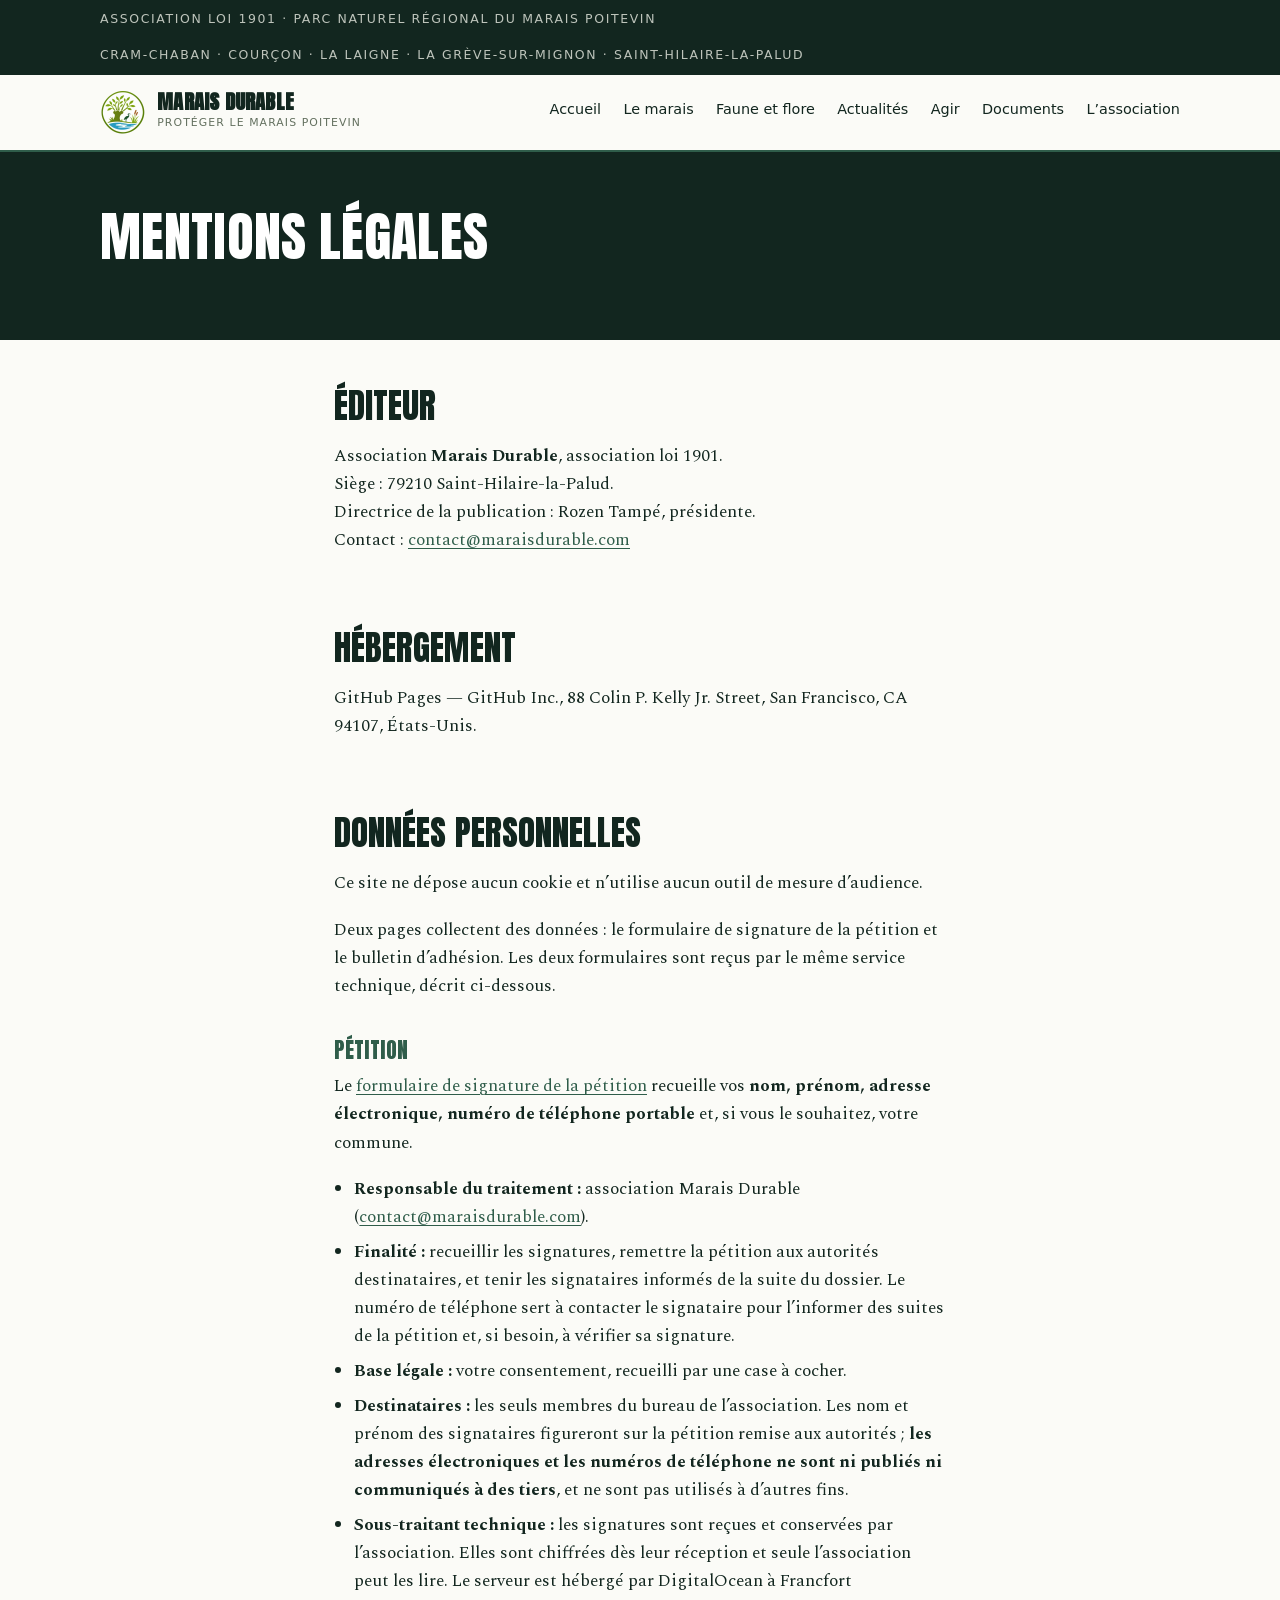
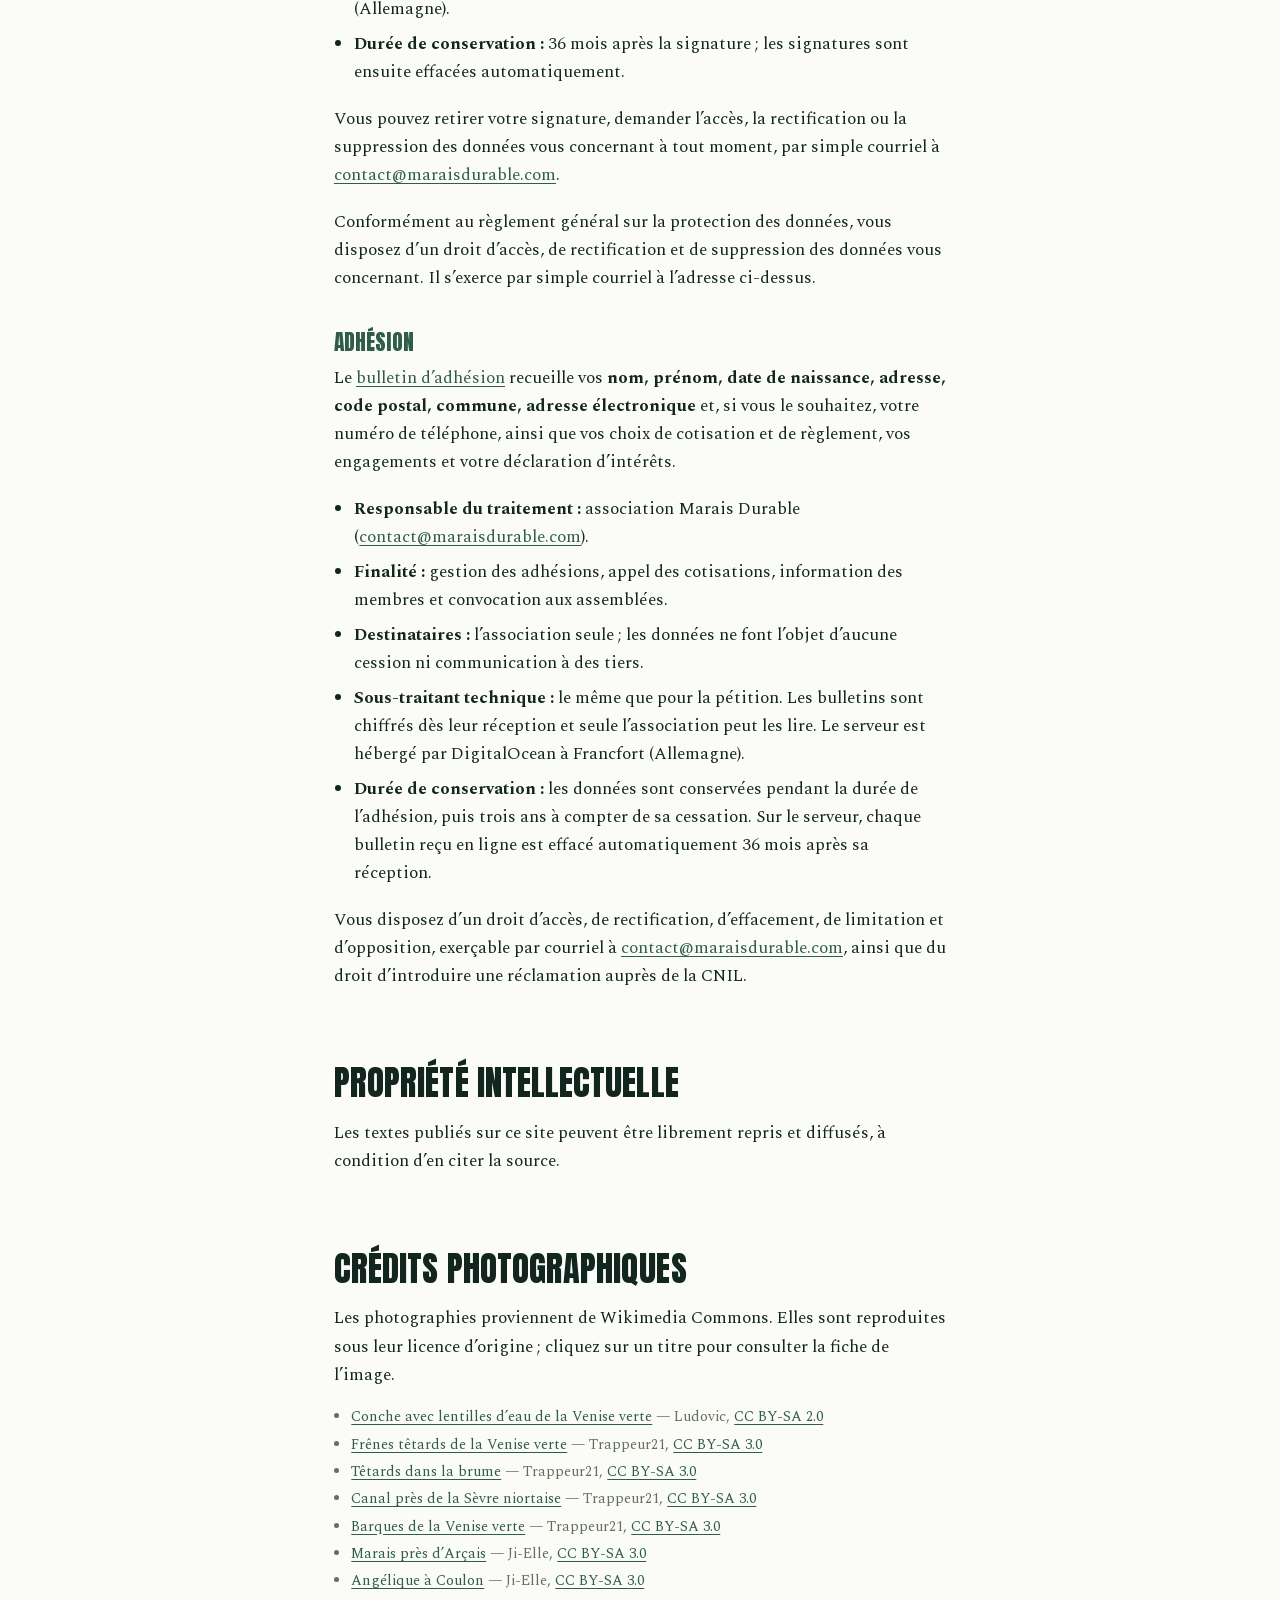
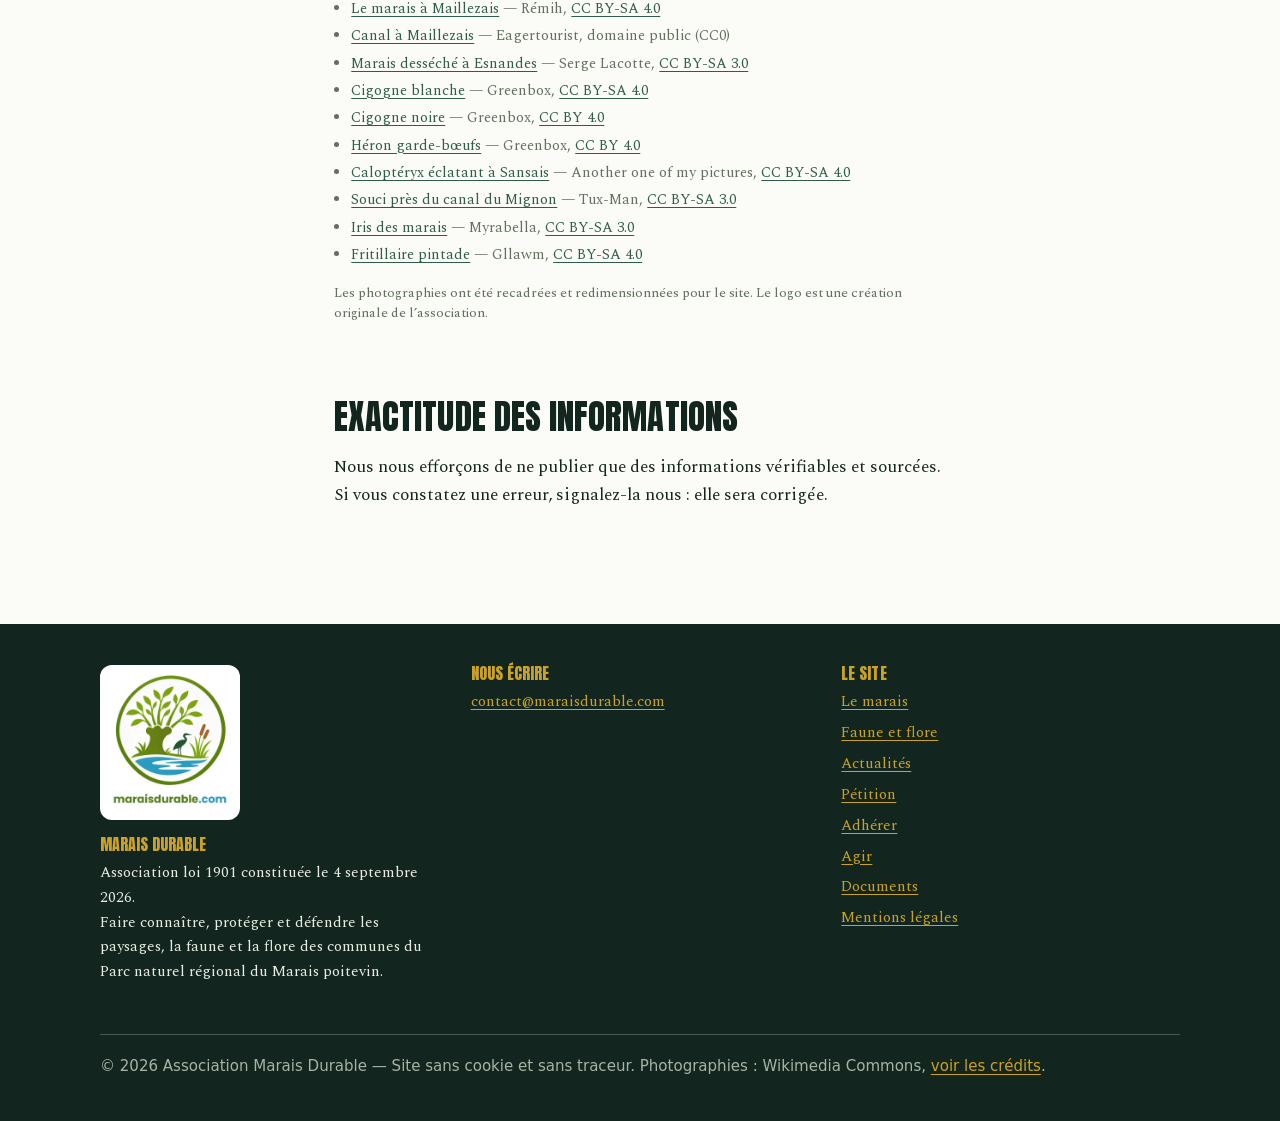
<file: mentions-legales.html>
<!DOCTYPE html>
<html lang="fr">
<head>
<meta charset="utf-8">
<meta name="viewport" content="width=device-width,initial-scale=1">
<title>Mentions légales — Marais Durable</title>
<meta name="description" content="Mentions légales du site de l&rsquo;association Marais Durable.">
<meta property="og:title" content="Mentions légales — Marais Durable">
<meta property="og:description" content="Mentions légales du site de l&rsquo;association Marais Durable.">
<meta property="og:type" content="article">
<meta property="og:locale" content="fr_FR">
<meta property="og:image" content="https://maraisdurable.com/assets/img/conche-lentilles.jpg">
<link rel="stylesheet" href="assets/css/fonts.css">
<link rel="stylesheet" href="assets/css/style.css">
<link rel="icon" href="assets/img/favicon.png" type="image/png">
<link rel="apple-touch-icon" href="assets/img/apple-touch-icon.png">
</head>
<body>

<div class="bandeau"><div class="wrap">
  <span>Association loi 1901 &middot; Parc naturel r&eacute;gional du Marais poitevin</span>
  <span>Cram-Chaban &middot; Cour&ccedil;on &middot; La Laigne &middot; La Gr&egrave;ve-sur-Mignon &middot; Saint-Hilaire-la-Palud</span>
</div></div>

<header class="entete"><div class="wrap">
  <a class="logo" href="index.html">
    <img src="assets/img/logo.webp" alt="" width="46" height="46">
    <span><b>Marais Durable</b><small>Protéger le Marais poitevin</small></span>
  </a>
  <nav aria-label="Navigation principale"><ul>
    <li><a href="index.html">Accueil</a></li>
    <li><a href="le-marais.html">Le marais</a></li>
    <li><a href="faune-flore.html">Faune et flore</a></li>
    <li><a href="actualites.html">Actualités</a></li>
    <li><a href="agir.html">Agir</a></li>
    <li><a href="documents.html">Documents</a></li>
    <li><a href="association.html">L&rsquo;association</a></li>
  </ul></nav>
</div></header>

<section class="hero"><div class="wrap">
  <h1>Mentions légales</h1>
</div></section>

<section class="section"><div class="wrap narrow">
<h2 style="margin-top:0">Éditeur</h2>
<p>Association <strong>Marais Durable</strong>, association loi 1901.<br>
Siège : 79210 Saint-Hilaire-la-Palud.<br>
Directrice de la publication : Rozen Tampé, présidente.<br>
Contact : <a href="mailto:contact@maraisdurable.com">contact@maraisdurable.com</a></p>

<h2>Hébergement</h2>
<p>GitHub Pages — GitHub Inc., 88 Colin P. Kelly Jr. Street, San Francisco, CA 94107, États-Unis.</p>

<h2>Données personnelles</h2>
<p>Ce site ne dépose aucun cookie et n&rsquo;utilise aucun outil de mesure
d&rsquo;audience.</p>
<p>Deux pages collectent des données : le formulaire de signature de la pétition et le bulletin
d&rsquo;adhésion. Les deux formulaires sont reçus par le même service technique, décrit
ci-dessous.</p>

<h3>Pétition</h3>
<p>Le <a href="petition.html">formulaire de signature de la pétition</a> recueille vos <strong>nom, prénom, adresse électronique, numéro de téléphone portable</strong> et, si vous
le souhaitez, votre commune.</p>
<ul>
  <li><strong>Responsable du traitement :</strong> association Marais Durable
    (<a href="mailto:contact@maraisdurable.com">contact@maraisdurable.com</a>).</li>
  <li><strong>Finalité :</strong> recueillir les signatures, remettre la pétition aux autorités
    destinataires, et tenir les signataires informés de la suite du dossier. Le numéro de
    téléphone sert à contacter le signataire pour l&rsquo;informer des suites de la pétition et,
    si besoin, à vérifier sa signature.</li>
  <li><strong>Base légale :</strong> votre consentement, recueilli par une case à cocher.</li>
  <li><strong>Destinataires :</strong> les seuls membres du bureau de l&rsquo;association. Les nom
    et prénom des signataires figureront sur la pétition remise aux autorités ;
    <strong>les adresses électroniques et les numéros de téléphone ne sont ni publiés ni
    communiqués à des tiers</strong>, et ne sont pas utilisés à d&rsquo;autres fins.</li>
  <li><strong>Sous-traitant technique :</strong> les signatures sont reçues et conservées par
    l&rsquo;association. Elles sont chiffrées dès leur réception et seule l&rsquo;association peut
    les lire. Le serveur est hébergé par DigitalOcean à Francfort (Allemagne).</li>
  <li><strong>Durée de conservation :</strong> 36 mois après la signature ; les signatures sont
    ensuite effacées automatiquement.</li>
</ul>
<p>Vous pouvez retirer votre signature, demander l&rsquo;accès, la rectification ou la suppression
des données vous concernant à tout moment, par simple courriel à
<a href="mailto:contact@maraisdurable.com">contact@maraisdurable.com</a>.</p>
<p>Conformément au règlement général sur la protection des données, vous disposez d&rsquo;un droit
d&rsquo;accès, de rectification et de suppression des données vous concernant. Il s&rsquo;exerce
par simple courriel à l&rsquo;adresse ci-dessus.</p>

<h3>Adhésion</h3>
<p>Le <a href="adhesion.html">bulletin d&rsquo;adhésion</a> recueille vos <strong>nom, prénom, date
de naissance, adresse, code postal, commune, adresse électronique</strong> et, si vous le
souhaitez, votre numéro de téléphone, ainsi que vos choix de cotisation et de règlement, vos
engagements et votre déclaration d&rsquo;intérêts.</p>
<ul>
  <li><strong>Responsable du traitement :</strong> association Marais Durable
    (<a href="mailto:contact@maraisdurable.com">contact@maraisdurable.com</a>).</li>
  <li><strong>Finalité :</strong> gestion des adhésions, appel des cotisations, information des
    membres et convocation aux assemblées.</li>
  <li><strong>Destinataires :</strong> l&rsquo;association seule ; les données ne font
    l&rsquo;objet d&rsquo;aucune cession ni communication à des tiers.</li>
  <li><strong>Sous-traitant technique :</strong> le même que pour la pétition. Les bulletins sont
    chiffrés dès leur réception et seule l&rsquo;association peut les lire. Le serveur est
    hébergé par DigitalOcean à Francfort (Allemagne).</li>
  <li><strong>Durée de conservation :</strong> les données sont conservées pendant la durée de
    l&rsquo;adhésion, puis trois ans à compter de sa cessation. Sur le serveur, chaque bulletin
    reçu en ligne est effacé automatiquement 36 mois après sa réception.</li>
</ul>
<p>Vous disposez d&rsquo;un droit d&rsquo;accès, de rectification, d&rsquo;effacement, de
limitation et d&rsquo;opposition, exerçable par courriel à
<a href="mailto:contact@maraisdurable.com">contact@maraisdurable.com</a>, ainsi que du droit
d&rsquo;introduire une réclamation auprès de la CNIL.</p>

<h2>Propriété intellectuelle</h2>
<p>Les textes publiés sur ce site peuvent être librement repris et diffusés, à condition d&rsquo;en
citer la source.</p>

<h2 id="credits">Crédits photographiques</h2>
<p>Les photographies proviennent de Wikimedia Commons. Elles sont reproduites sous leur licence
d&rsquo;origine ; cliquez sur un titre pour consulter la fiche de l&rsquo;image.</p>
<ul class="sources" style="font-size:.9rem">
  <li><a href="https://commons.wikimedia.org/wiki/File:Conche_avec_lentilles_d%27eau_de_la_Venise_Verte.jpg">Conche avec lentilles d&rsquo;eau de la Venise verte</a> — Ludovic, <a href="https://creativecommons.org/licenses/by-sa/2.0/">CC BY-SA 2.0</a></li>
  <li><a href="https://commons.wikimedia.org/wiki/File:PNR_du_Marais_Poitevin_(9).jpg">Frênes têtards de la Venise verte</a> — Trappeur21, <a href="https://creativecommons.org/licenses/by-sa/3.0/">CC BY-SA 3.0</a></li>
  <li><a href="https://commons.wikimedia.org/wiki/File:PNR_du_Marais_Poitevin_(3).JPG">Têtards dans la brume</a> — Trappeur21, <a href="https://creativecommons.org/licenses/by-sa/3.0/">CC BY-SA 3.0</a></li>
  <li><a href="https://commons.wikimedia.org/wiki/File:PNR_du_Marais_Poitevin_(10).JPG">Canal près de la Sèvre niortaise</a> — Trappeur21, <a href="https://creativecommons.org/licenses/by-sa/3.0/">CC BY-SA 3.0</a></li>
  <li><a href="https://commons.wikimedia.org/wiki/File:PNR_du_Marais_Poitevin_(12).jpg">Barques de la Venise verte</a> — Trappeur21, <a href="https://creativecommons.org/licenses/by-sa/3.0/">CC BY-SA 3.0</a></li>
  <li><a href="https://commons.wikimedia.org/wiki/File:Ar%C3%A7ais_(4).JPG">Marais près d&rsquo;Arçais</a> — Ji-Elle, <a href="https://creativecommons.org/licenses/by-sa/3.0/">CC BY-SA 3.0</a></li>
  <li><a href="https://commons.wikimedia.org/wiki/File:Coulon-Ang%C3%A9lique.jpg">Angélique à Coulon</a> — Ji-Elle, <a href="https://creativecommons.org/licenses/by-sa/3.0/">CC BY-SA 3.0</a></li>
  <li><a href="https://commons.wikimedia.org/wiki/File:Marais_Poitevin_@_Maillezais_01.jpg">Le marais à Maillezais</a> — Rémih, <a href="https://creativecommons.org/licenses/by-sa/4.0/">CC BY-SA 4.0</a></li>
  <li><a href="https://commons.wikimedia.org/wiki/File:Maillezais,_canal_du_marais_poitevin.jpg">Canal à Maillezais</a> — Eagertourist, domaine public (CC0)</li>
  <li><a href="https://commons.wikimedia.org/wiki/File:Chaolaises_dans_le_Marais_poitevin_dess%C3%A9ch%C3%A9_%C3%A0_Esnandes.jpg">Marais desséché à Esnandes</a> — Serge Lacotte, <a href="https://creativecommons.org/licenses/by-sa/3.0/">CC BY-SA 3.0</a></li>
  <li><a href="https://commons.wikimedia.org/wiki/File:Ciconia_ciconia_2497_b.jpg">Cigogne blanche</a> — Greenbox, <a href="https://creativecommons.org/licenses/by-sa/4.0/">CC BY-SA 4.0</a></li>
  <li><a href="https://commons.wikimedia.org/wiki/File:Cigogne_noire_20220409_0693.jpg">Cigogne noire</a> — Greenbox, <a href="https://creativecommons.org/licenses/by/4.0/">CC BY 4.0</a></li>
  <li><a href="https://commons.wikimedia.org/wiki/File:Heron_gardeboeuf_20220409_0449.jpg">Héron garde-bœufs</a> — Greenbox, <a href="https://creativecommons.org/licenses/by/4.0/">CC BY 4.0</a></li>
  <li><a href="https://commons.wikimedia.org/wiki/File:Calopteryx_splendens_(Calopt%C3%A9ryx_%C3%A9clatant)_m%C3%A2le_-_20150810_14h30_(11050).jpg">Caloptéryx éclatant à Sansais</a> — Another one of my pictures, <a href="https://creativecommons.org/licenses/by-sa/4.0/">CC BY-SA 4.0</a></li>
  <li><a href="https://commons.wikimedia.org/wiki/File:Colias_croceus,_Marais_Poitevin_001.jpg">Souci près du canal du Mignon</a> — Tux-Man, <a href="https://creativecommons.org/licenses/by-sa/3.0/">CC BY-SA 3.0</a></li>
  <li><a href="https://commons.wikimedia.org/wiki/File:Iris_pseudacorus_iris_des_marais.jpg">Iris des marais</a> — Myrabella, <a href="https://creativecommons.org/licenses/by-sa/3.0/">CC BY-SA 3.0</a></li>
  <li><a href="https://commons.wikimedia.org/wiki/File:Fritillaria_meleagris_(P%C3%A9rign%C3%A9)_09042019_01.jpg">Fritillaire pintade</a> — Gllawm, <a href="https://creativecommons.org/licenses/by-sa/4.0/">CC BY-SA 4.0</a></li>
</ul>
<p class="sources">Les photographies ont été recadrées et redimensionnées pour le site. Le logo est
une création originale de l&rsquo;association.</p>

<h2>Exactitude des informations</h2>
<p>Nous nous efforçons de ne publier que des informations vérifiables et sourcées. Si vous
constatez une erreur, signalez-la nous : elle sera corrigée.</p>
</div></section>

<footer class="pied"><div class="wrap">
  <div class="grille">
    <div>
      <img class="pied-logo" src="assets/img/logo-nom.webp" alt="Logo de Marais Durable, maraisdurable.com" width="140" height="157" loading="lazy">
      <h3>Marais Durable</h3>
      <p>Association loi 1901 constitu&eacute;e le 4 septembre 2026.<br>
        Faire conna&icirc;tre, prot&eacute;ger et d&eacute;fendre les paysages, la faune et la flore
        des communes du Parc naturel r&eacute;gional du Marais poitevin.</p>
    </div>
    <div>
      <h3>Nous &eacute;crire</h3>
      <p><a href="mailto:contact@maraisdurable.com">contact@maraisdurable.com</a></p>
    </div>
    <div>
      <h3>Le site</h3>
      <ul>
        <li><a href="le-marais.html">Le marais</a></li>
        <li><a href="faune-flore.html">Faune et flore</a></li>
        <li><a href="actualites.html">Actualit&eacute;s</a></li>
        <li><a href="petition.html">P&eacute;tition</a></li>
        <li><a href="adhesion.html">Adh&eacute;rer</a></li>
        <li><a href="agir.html">Agir</a></li>
        <li><a href="documents.html">Documents</a></li>
        <li><a href="mentions-legales.html">Mentions l&eacute;gales</a></li>
      </ul>
    </div>
  </div>
  <p class="legal">&copy; 2026 Association Marais Durable &mdash; Site sans cookie et sans traceur.
    Photographies : Wikimedia Commons, <a href="mentions-legales.html#credits">voir les cr&eacute;dits</a>.</p>
</div></footer>

</body>
</html>
</file>
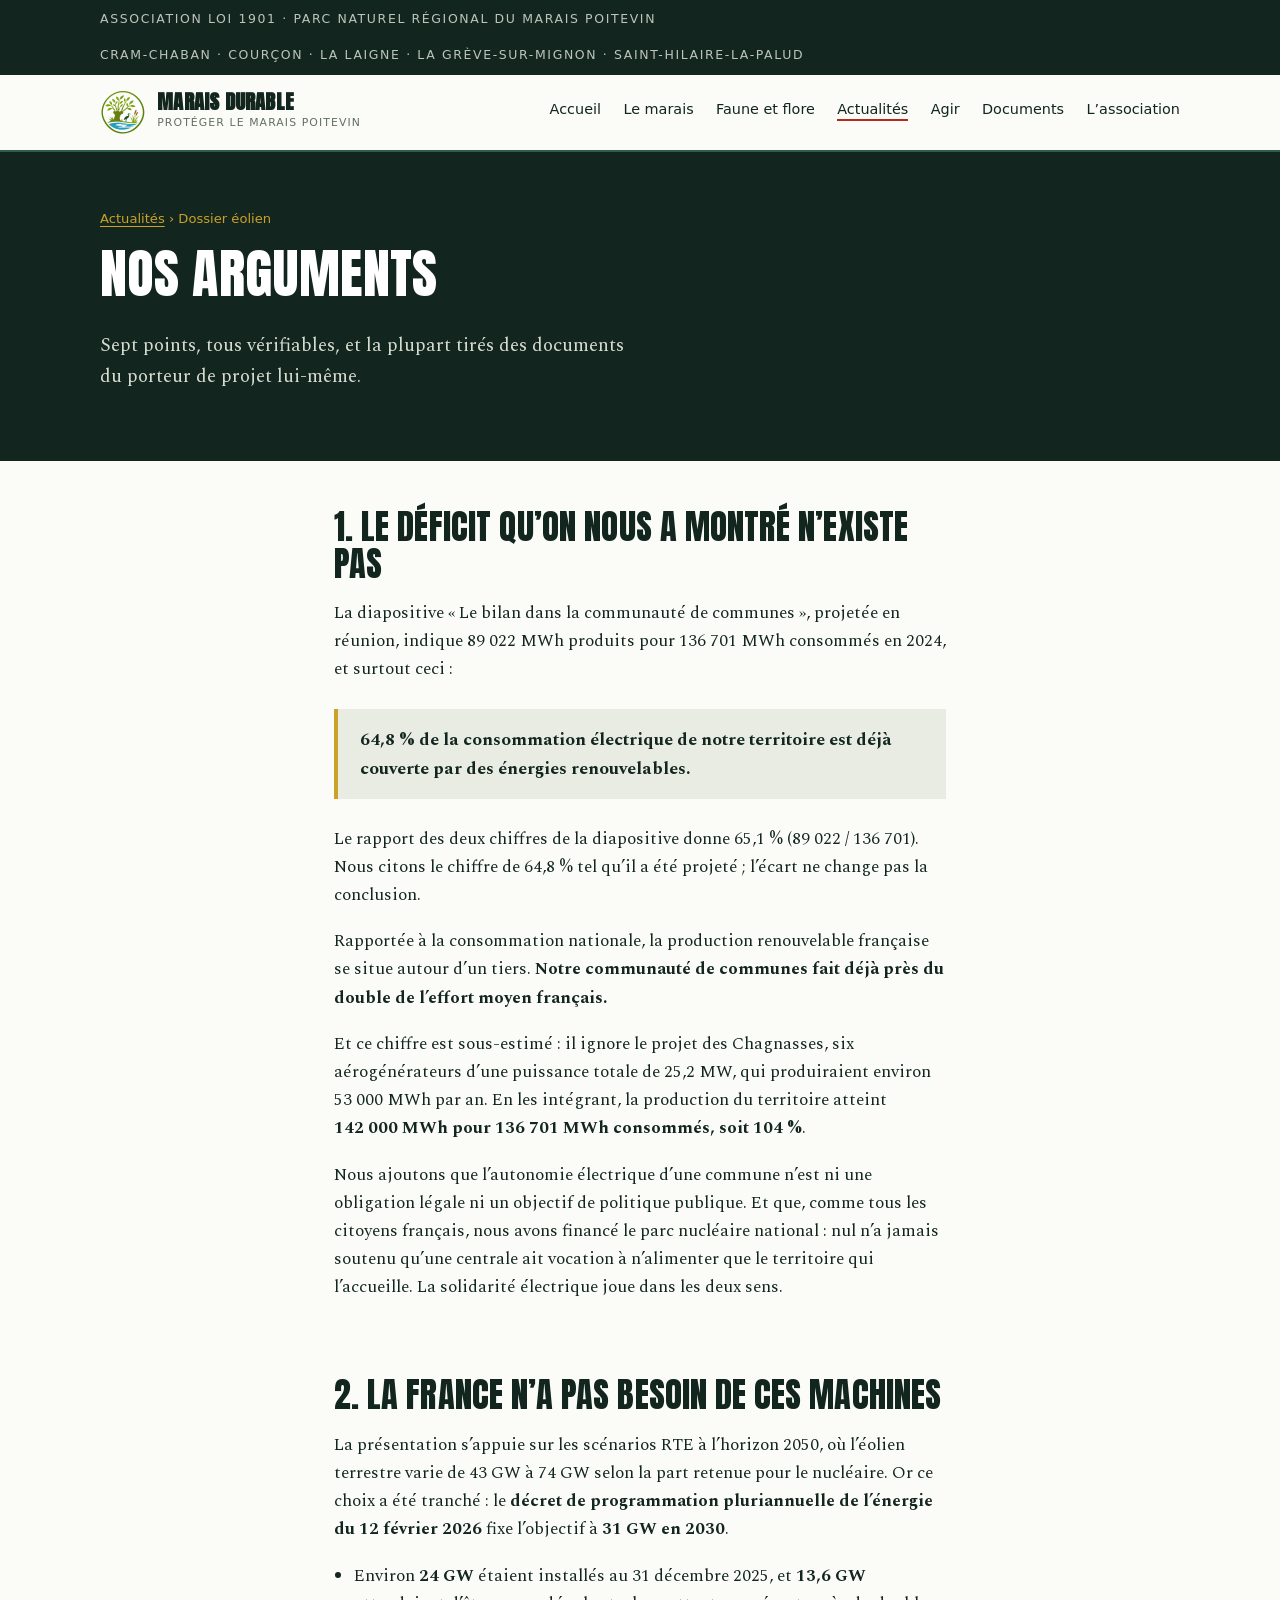
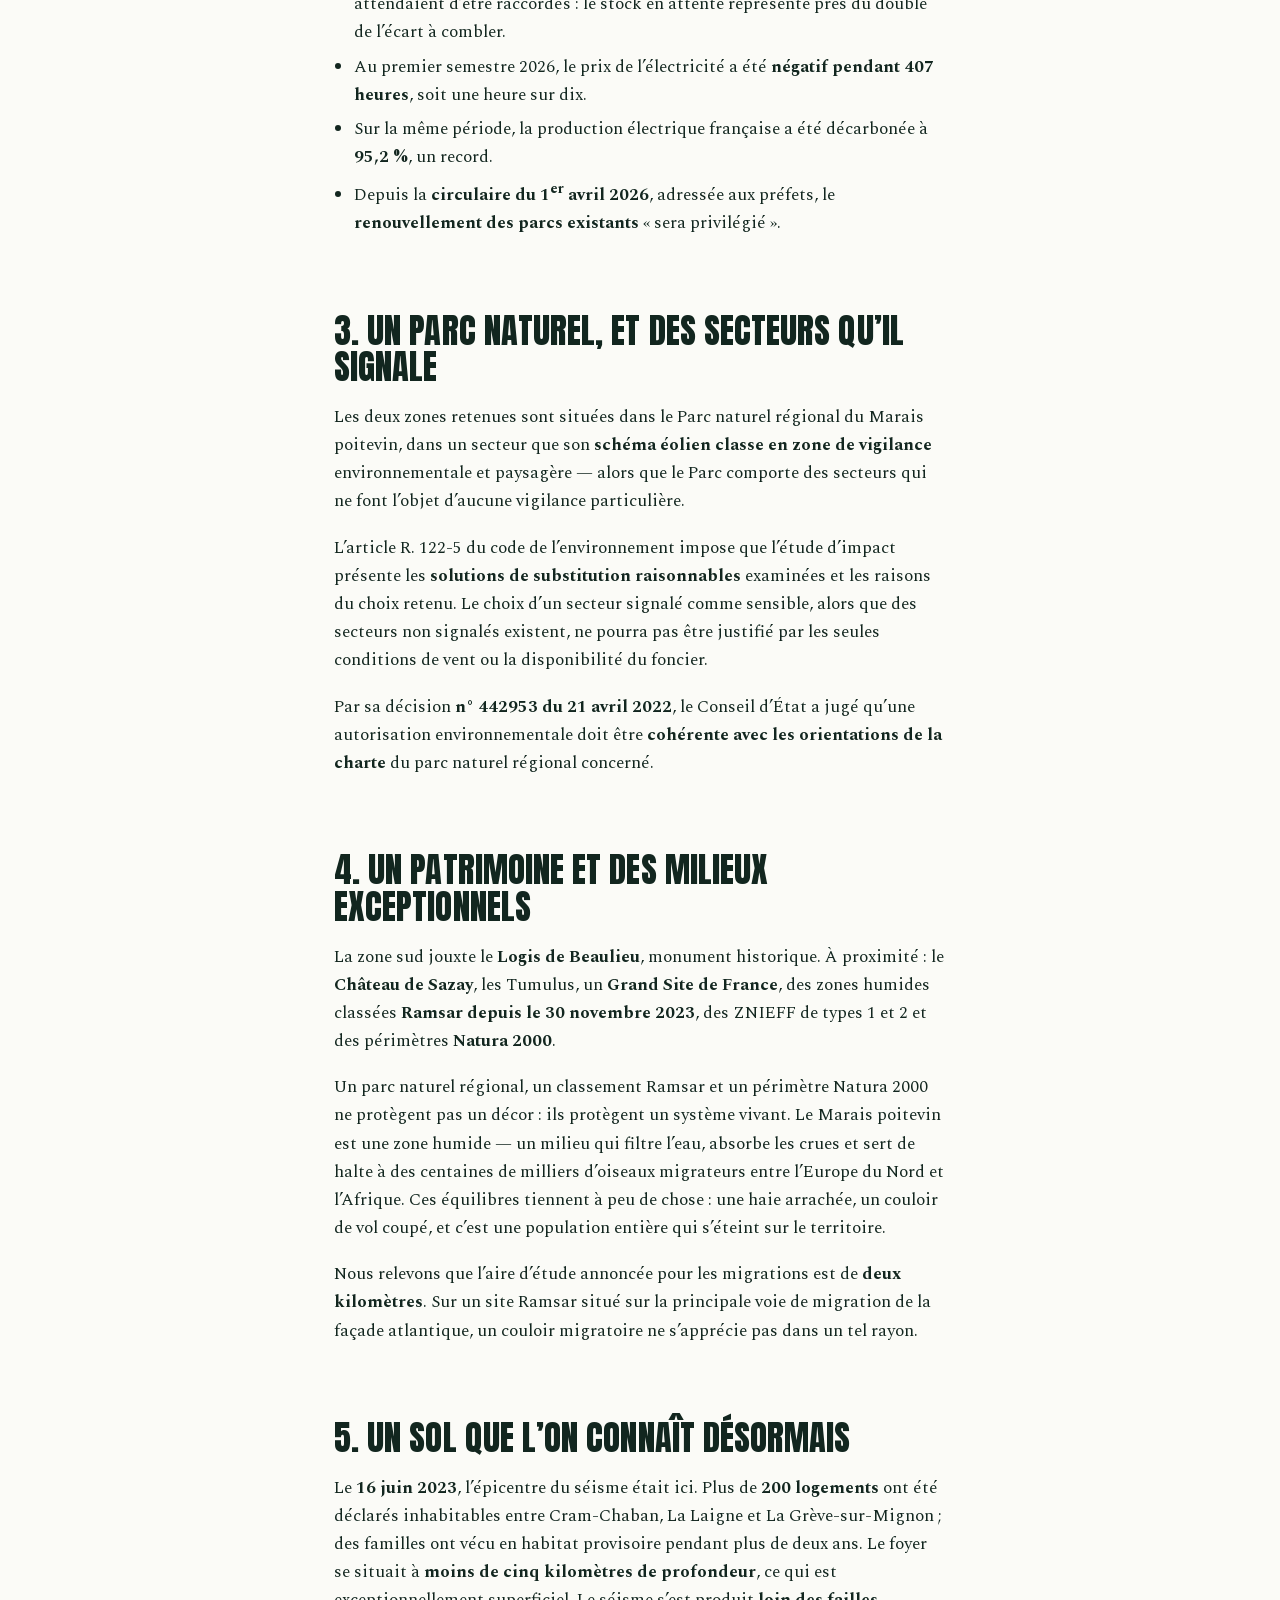
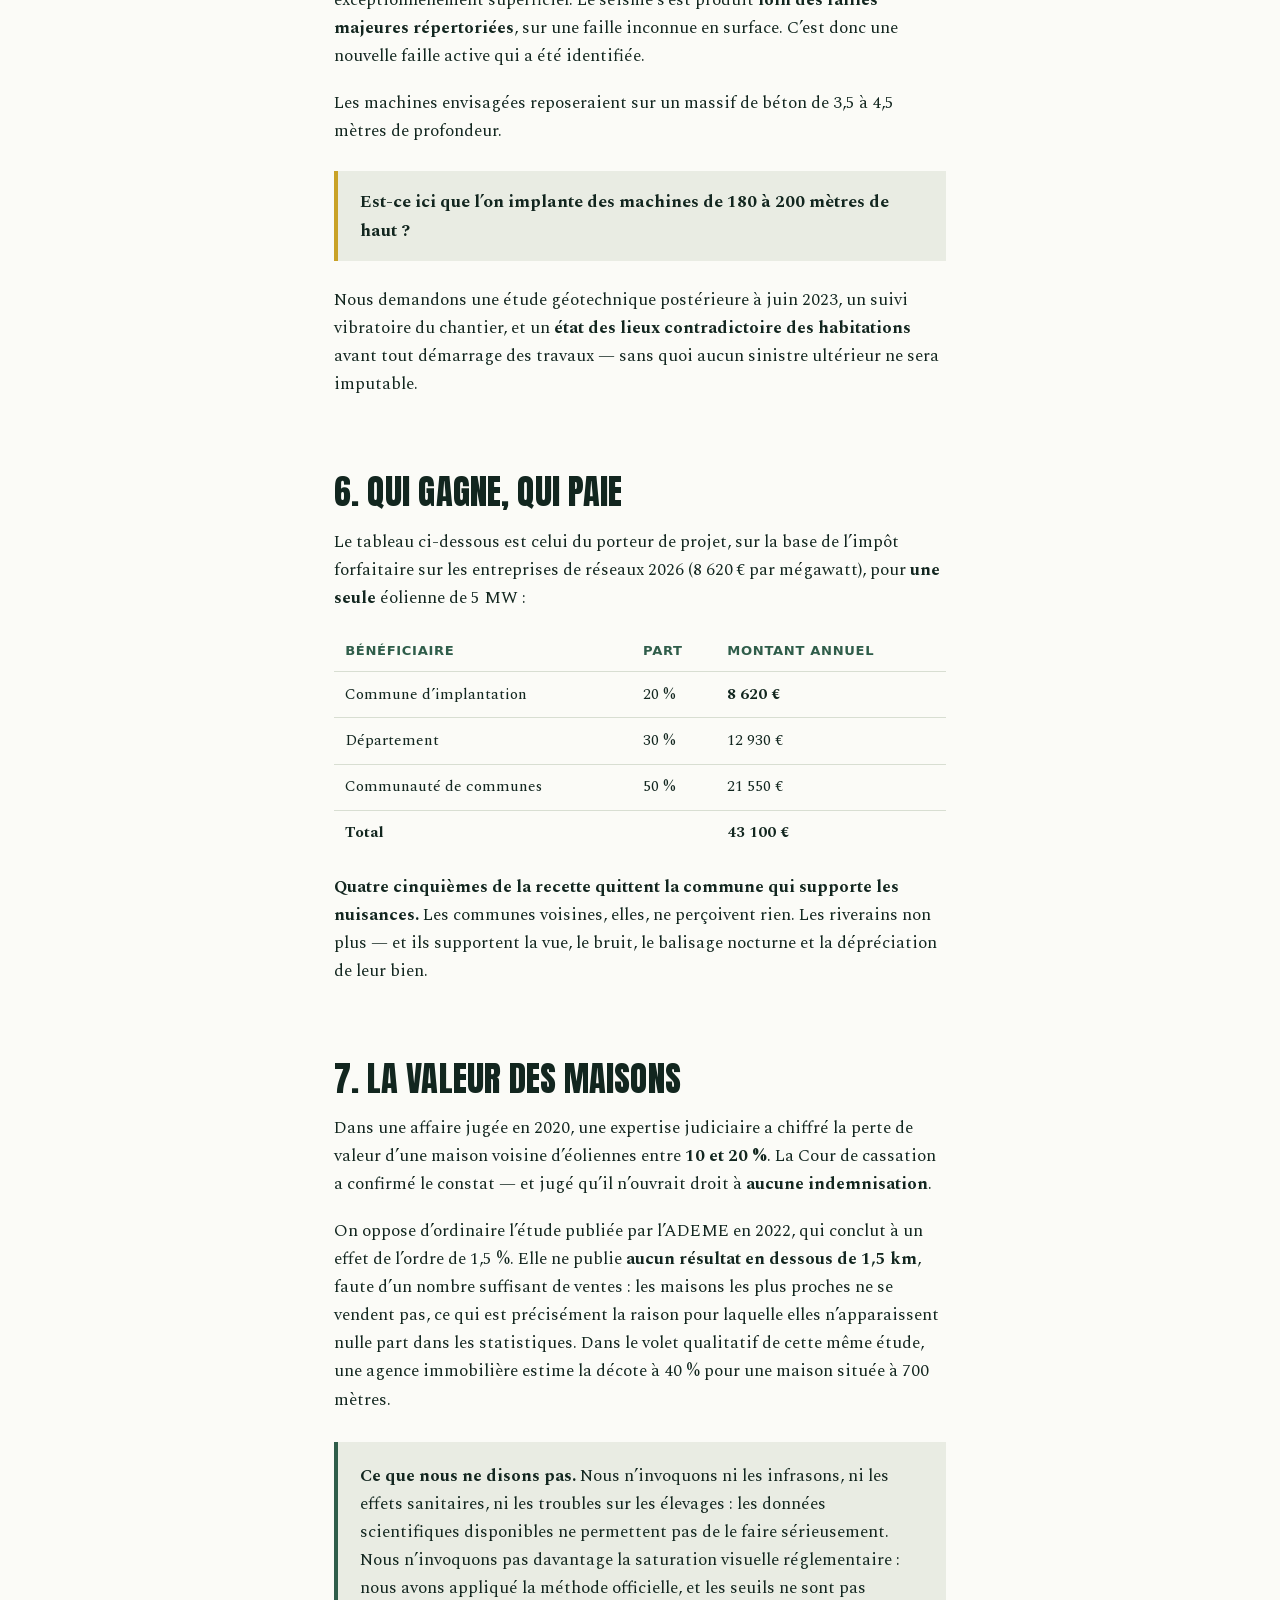
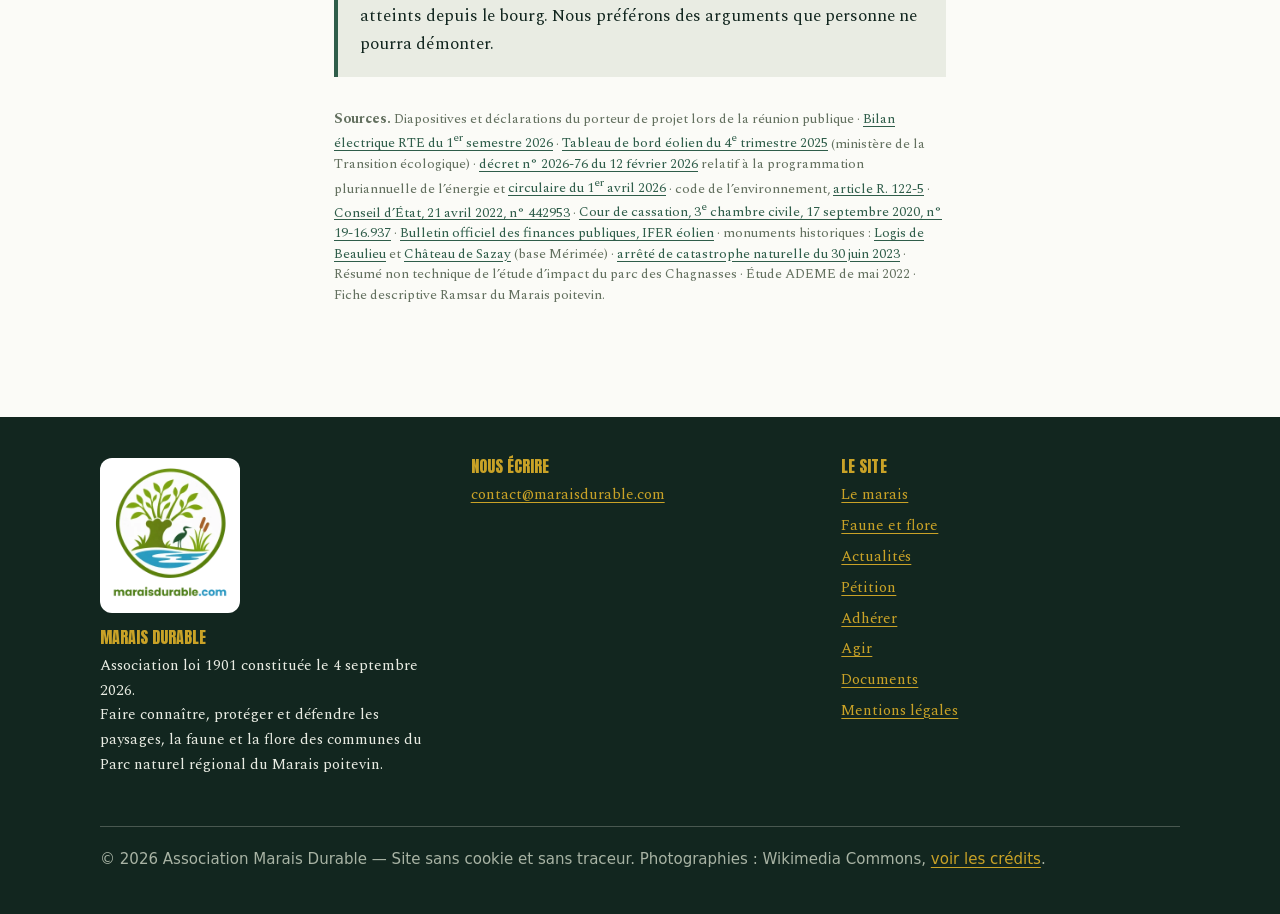
<file: nos-arguments.html>
<!DOCTYPE html>
<html lang="fr">
<head>
<meta charset="utf-8">
<meta name="viewport" content="width=device-width,initial-scale=1">
<title>Nos arguments — Marais Durable</title>
<meta name="description" content="Sept arguments sourcés contre les projets éoliens de Courçon et Cram-Chaban : production locale, objectifs nationaux, parc naturel, patrimoine, risque sismique, fiscalité, valeur immobilière.">
<meta property="og:title" content="Nos arguments — Marais Durable">
<meta property="og:description" content="Sept arguments sourcés contre les projets éoliens de Courçon et Cram-Chaban : production locale, objectifs nationaux, parc naturel, patrimoine, risque sismique, fiscalité, valeur immobilière.">
<meta property="og:type" content="article">
<meta property="og:locale" content="fr_FR">
<meta property="og:image" content="https://maraisdurable.com/assets/img/conche-lentilles.jpg">
<link rel="stylesheet" href="assets/css/fonts.css">
<link rel="stylesheet" href="assets/css/style.css">
<link rel="icon" href="assets/img/favicon.png" type="image/png">
<link rel="apple-touch-icon" href="assets/img/apple-touch-icon.png">
</head>
<body>

<div class="bandeau"><div class="wrap">
  <span>Association loi 1901 &middot; Parc naturel r&eacute;gional du Marais poitevin</span>
  <span>Cram-Chaban &middot; Cour&ccedil;on &middot; La Laigne &middot; La Gr&egrave;ve-sur-Mignon &middot; Saint-Hilaire-la-Palud</span>
</div></div>

<header class="entete"><div class="wrap">
  <a class="logo" href="index.html">
    <img src="assets/img/logo.webp" alt="" width="46" height="46">
    <span><b>Marais Durable</b><small>Protéger le Marais poitevin</small></span>
  </a>
  <nav aria-label="Navigation principale"><ul>
    <li><a href="index.html">Accueil</a></li>
    <li><a href="le-marais.html">Le marais</a></li>
    <li><a href="faune-flore.html">Faune et flore</a></li>
    <li><a href="actualites.html" aria-current="page">Actualités</a></li>
    <li><a href="agir.html">Agir</a></li>
    <li><a href="documents.html">Documents</a></li>
    <li><a href="association.html">L&rsquo;association</a></li>
  </ul></nav>
</div></header>

<section class="hero"><div class="wrap">
  <p class="fil"><a href="actualites.html">Actualit&eacute;s</a> &rsaquo; Dossier &eacute;olien</p>
  <h1>Nos arguments</h1>
  <p class="chapo">Sept points, tous vérifiables, et la plupart tirés des documents du porteur de projet lui-même.</p>
</div></section>

<section class="section"><div class="wrap narrow">

<h2 style="margin-top:0">1. Le déficit qu&rsquo;on nous a montré n&rsquo;existe pas</h2>
<p>La diapositive « Le bilan dans la communauté de communes », projetée en réunion, indique
89&nbsp;022 MWh produits pour 136&nbsp;701 MWh consommés en 2024, et surtout ceci :</p>
<blockquote><p><strong>64,8 % de la consommation électrique de notre territoire est déjà couverte
par des énergies renouvelables.</strong></p></blockquote>
<p>Le rapport des deux chiffres de la diapositive donne 65,1&nbsp;% (89&nbsp;022 / 136&nbsp;701).
Nous citons le chiffre de 64,8&nbsp;% tel qu&rsquo;il a été projeté ; l&rsquo;écart ne change pas la conclusion.</p>
<p>Rapportée à la consommation nationale, la production renouvelable française se situe autour
d&rsquo;un tiers. <strong>Notre communauté de communes fait déjà près du double de l&rsquo;effort
moyen français.</strong></p>
<p>Et ce chiffre est sous-estimé : il ignore le projet des Chagnasses, six aérogénérateurs d&rsquo;une
puissance totale de 25,2 MW, qui produiraient environ 53&nbsp;000 MWh par an. En les intégrant, la production du
territoire atteint <strong>142&nbsp;000 MWh pour 136&nbsp;701 MWh consommés, soit 104 %</strong>.</p>
<p>Nous ajoutons que l&rsquo;autonomie électrique d&rsquo;une commune n&rsquo;est ni une obligation
légale ni un objectif de politique publique. Et que, comme tous les citoyens français, nous avons
financé le parc nucléaire national : nul n&rsquo;a jamais soutenu qu&rsquo;une centrale ait
vocation à n&rsquo;alimenter que le territoire qui l&rsquo;accueille. La solidarité électrique joue
dans les deux sens.</p>

<h2>2. La France n&rsquo;a pas besoin de ces machines</h2>
<p>La présentation s&rsquo;appuie sur les scénarios RTE à l&rsquo;horizon 2050, où l&rsquo;éolien
terrestre varie de 43 GW à 74 GW selon la part retenue pour le nucléaire. Or ce choix a été
tranché : le <strong>décret de programmation pluriannuelle de l&rsquo;énergie du 12 février
2026</strong> fixe l&rsquo;objectif à <strong>31 GW en 2030</strong>.</p>
<ul>
  <li>Environ <strong>24 GW</strong> étaient installés au 31 décembre 2025, et
    <strong>13,6 GW</strong> attendaient d&rsquo;être raccordés : le stock en attente représente
    près du double de l&rsquo;écart à combler.</li>
  <li>Au premier semestre 2026, le prix de l&rsquo;électricité a été <strong>négatif pendant
    407 heures</strong>, soit une heure sur dix.</li>
  <li>Sur la même période, la production électrique française a été décarbonée à
    <strong>95,2 %</strong>, un record.</li>
  <li>Depuis la <strong>circulaire du 1<sup>er</sup> avril 2026</strong>, adressée aux préfets, le
    <strong>renouvellement des parcs existants</strong> « sera privilégié ».</li>
</ul>

<h2>3. Un parc naturel, et des secteurs qu&rsquo;il signale</h2>
<p>Les deux zones retenues sont situées dans le Parc naturel régional du Marais poitevin, dans un
secteur que son <strong>schéma éolien classe en zone de vigilance</strong> environnementale et
paysagère — alors que le Parc comporte des secteurs qui ne font l&rsquo;objet d&rsquo;aucune
vigilance particulière.</p>
<p>L&rsquo;article R. 122-5 du code de l&rsquo;environnement impose que l&rsquo;étude
d&rsquo;impact présente les <strong>solutions de substitution raisonnables</strong> examinées et
les raisons du choix retenu. Le choix d&rsquo;un secteur signalé comme sensible, alors que des
secteurs non signalés existent, ne pourra pas être justifié par les seules conditions de vent ou
la disponibilité du foncier.</p>
<p>Par sa décision <strong>n° 442953 du 21 avril 2022</strong>, le Conseil d&rsquo;État a jugé
qu&rsquo;une autorisation environnementale doit être <strong>cohérente avec les orientations de la
charte</strong> du parc naturel régional concerné.</p>

<h2>4. Un patrimoine et des milieux exceptionnels</h2>
<p>La zone sud jouxte le <strong>Logis de Beaulieu</strong>, monument historique. À proximité : le
<strong>Château de Sazay</strong>, les Tumulus, un <strong>Grand Site de France</strong>, des zones
humides classées <strong>Ramsar depuis le 30 novembre 2023</strong>, des ZNIEFF de types 1 et 2 et
des périmètres <strong>Natura 2000</strong>.</p>
<p>Un parc naturel régional, un classement Ramsar et un périmètre Natura 2000 ne protègent pas un
décor : ils protègent un système vivant. Le Marais poitevin est une zone humide — un milieu qui
filtre l&rsquo;eau, absorbe les crues et sert de halte à des centaines de milliers d&rsquo;oiseaux
migrateurs entre l&rsquo;Europe du Nord et l&rsquo;Afrique. Ces équilibres tiennent à peu de chose :
une haie arrachée, un couloir de vol coupé, et c&rsquo;est une population entière qui
s&rsquo;éteint sur le territoire.</p>
<p>Nous relevons que l&rsquo;aire d&rsquo;étude annoncée pour les migrations est de
<strong>deux kilomètres</strong>. Sur un site Ramsar situé sur la principale voie de migration de
la façade atlantique, un couloir migratoire ne s&rsquo;apprécie pas dans un tel rayon.</p>

<h2>5. Un sol que l&rsquo;on connaît désormais</h2>
<p>Le <strong>16 juin 2023</strong>, l&rsquo;épicentre du séisme était ici. Plus de
<strong>200 logements</strong> ont été déclarés inhabitables entre Cram-Chaban, La Laigne et
La Grève-sur-Mignon ; des familles ont vécu en habitat provisoire pendant plus de deux ans. Le
foyer se situait à <strong>moins de cinq kilomètres de profondeur</strong>, ce qui est
exceptionnellement superficiel. Le séisme s&rsquo;est produit <strong>loin des failles
majeures répertoriées</strong>, sur une faille inconnue en surface. C&rsquo;est donc une nouvelle
faille active qui a été identifiée.</p>
<p>Les machines envisagées reposeraient sur un massif de béton de 3,5 à 4,5 mètres de profondeur.</p>
<blockquote><p><strong>Est-ce ici que l&rsquo;on implante des machines de 180 à 200 mètres de
haut&nbsp;?</strong></p></blockquote>
<p>Nous demandons une étude géotechnique postérieure à juin 2023, un suivi vibratoire du chantier,
et un <strong>état des lieux contradictoire des habitations</strong> avant tout démarrage des
travaux — sans quoi aucun sinistre ultérieur ne sera imputable.</p>

<h2>6. Qui gagne, qui paie</h2>
<p>Le tableau ci-dessous est celui du porteur de projet, sur la base de l&rsquo;impôt forfaitaire
sur les entreprises de réseaux 2026 (8&nbsp;620 € par mégawatt), pour <strong>une seule</strong>
éolienne de 5 MW :</p>
<table>
  <thead><tr><th>Bénéficiaire</th><th>Part</th><th>Montant annuel</th></tr></thead>
  <tbody>
    <tr><td>Commune d&rsquo;implantation</td><td>20 %</td><td><strong>8&nbsp;620 €</strong></td></tr>
    <tr><td>Département</td><td>30 %</td><td>12&nbsp;930 €</td></tr>
    <tr><td>Communauté de communes</td><td>50 %</td><td>21&nbsp;550 €</td></tr>
    <tr><td><strong>Total</strong></td><td></td><td><strong>43&nbsp;100 €</strong></td></tr>
  </tbody>
</table>
<p><strong>Quatre cinquièmes de la recette quittent la commune qui supporte les nuisances.</strong>
Les communes voisines, elles, ne perçoivent rien. Les riverains non plus — et ils supportent la
vue, le bruit, le balisage nocturne et la dépréciation de leur bien.</p>

<h2>7. La valeur des maisons</h2>
<p>Dans une affaire jugée en 2020, une expertise judiciaire a chiffré la perte de valeur
d&rsquo;une maison voisine d&rsquo;éoliennes entre <strong>10 et 20 %</strong>. La Cour de
cassation a confirmé le constat — et jugé qu&rsquo;il n&rsquo;ouvrait droit à
<strong>aucune indemnisation</strong>.</p>
<p>On oppose d&rsquo;ordinaire l&rsquo;étude publiée par l&rsquo;ADEME en 2022, qui conclut à un
effet de l&rsquo;ordre de 1,5 %. Elle ne publie <strong>aucun résultat en dessous de
1,5 km</strong>, faute d&rsquo;un nombre suffisant de ventes : les maisons les plus proches ne se
vendent pas, ce qui est précisément la raison pour laquelle elles n&rsquo;apparaissent nulle part
dans les statistiques. Dans le volet qualitatif de cette même étude, une agence immobilière estime
la décote à 40 % pour une maison située à 700 mètres.</p>

<div class="encadre">
<p><strong>Ce que nous ne disons pas.</strong> Nous n&rsquo;invoquons ni les infrasons, ni les
effets sanitaires, ni les troubles sur les élevages : les données scientifiques disponibles ne
permettent pas de le faire sérieusement. Nous n&rsquo;invoquons pas davantage la saturation
visuelle réglementaire : nous avons appliqué la méthode officielle, et les seuils ne sont pas
atteints depuis le bourg. Nous préférons des arguments que personne ne pourra démonter.</p>
</div>

<p class="sources" style="margin-top:2rem"><strong>Sources.</strong> Diapositives et déclarations
du porteur de projet lors de la réunion publique &middot;
<a href="https://assets.rte-france.com/prod/public/2026-07/2026-07-16-bilan-semestre1-synthese.pdf">Bilan électrique RTE du 1<sup>er</sup> semestre 2026</a> &middot;
<a href="https://www.statistiques.developpement-durable.gouv.fr/tableau-de-bord-eolien-quatrieme-trimestre-2025">Tableau de bord éolien du 4<sup>e</sup> trimestre 2025</a> (ministère de la Transition écologique) &middot;
<a href="https://aida.ineris.fr/reglementation/decret-ndeg-2026-76-120226-relatif-a-programmation-pluriannuelle-lenergie">décret n° 2026-76 du 12 février 2026</a> relatif à la programmation pluriannuelle de l&rsquo;énergie et
<a href="https://aida.ineris.fr/reglementation/circulaire-010426-relative-a-mise-oeuvre-troisieme-programmation-pluriannuelle">circulaire du 1<sup>er</sup> avril 2026</a> &middot;
code de l&rsquo;environnement, <a href="https://www.legifrance.gouv.fr/codes/article_lc/LEGIARTI000046824585">article R. 122-5</a> &middot;
<a href="https://www.legifrance.gouv.fr/ceta/id/CETATEXT000045640003">Conseil d&rsquo;État, 21 avril 2022, n° 442953</a> &middot;
<a href="https://www.legifrance.gouv.fr/juri/id/JURITEXT000042372192">Cour de cassation, 3<sup>e</sup> chambre civile, 17 septembre 2020, n° 19-16.937</a> &middot;
<a href="https://bofip.impots.gouv.fr/node/375500">Bulletin officiel des finances publiques, IFER éolien</a> &middot;
monuments historiques : <a href="https://pop.culture.gouv.fr/notice/merimee/PA00125678">Logis de Beaulieu</a> et <a href="https://pop.culture.gouv.fr/notice/merimee/PA00101431">Château de Sazay</a> (base Mérimée) &middot;
<a href="https://www.legifrance.gouv.fr/jorf/id/JORFTEXT000047792877">arrêté de catastrophe naturelle du 30 juin 2023</a> &middot;
Résumé non technique de l&rsquo;étude d&rsquo;impact du parc des Chagnasses &middot; Étude ADEME de mai 2022 &middot;
Fiche descriptive Ramsar du Marais poitevin.</p>

</div></section>

<footer class="pied"><div class="wrap">
  <div class="grille">
    <div>
      <img class="pied-logo" src="assets/img/logo-nom.webp" alt="Logo de Marais Durable, maraisdurable.com" width="140" height="157" loading="lazy">
      <h3>Marais Durable</h3>
      <p>Association loi 1901 constitu&eacute;e le 4 septembre 2026.<br>
        Faire conna&icirc;tre, prot&eacute;ger et d&eacute;fendre les paysages, la faune et la flore
        des communes du Parc naturel r&eacute;gional du Marais poitevin.</p>
    </div>
    <div>
      <h3>Nous &eacute;crire</h3>
      <p><a href="mailto:contact@maraisdurable.com">contact@maraisdurable.com</a></p>
    </div>
    <div>
      <h3>Le site</h3>
      <ul>
        <li><a href="le-marais.html">Le marais</a></li>
        <li><a href="faune-flore.html">Faune et flore</a></li>
        <li><a href="actualites.html">Actualit&eacute;s</a></li>
        <li><a href="petition.html">P&eacute;tition</a></li>
        <li><a href="adhesion.html">Adh&eacute;rer</a></li>
        <li><a href="agir.html">Agir</a></li>
        <li><a href="documents.html">Documents</a></li>
        <li><a href="mentions-legales.html">Mentions l&eacute;gales</a></li>
      </ul>
    </div>
  </div>
  <p class="legal">&copy; 2026 Association Marais Durable &mdash; Site sans cookie et sans traceur.
    Photographies : Wikimedia Commons, <a href="mentions-legales.html#credits">voir les cr&eacute;dits</a>.</p>
</div></footer>

</body>
</html>
</file>
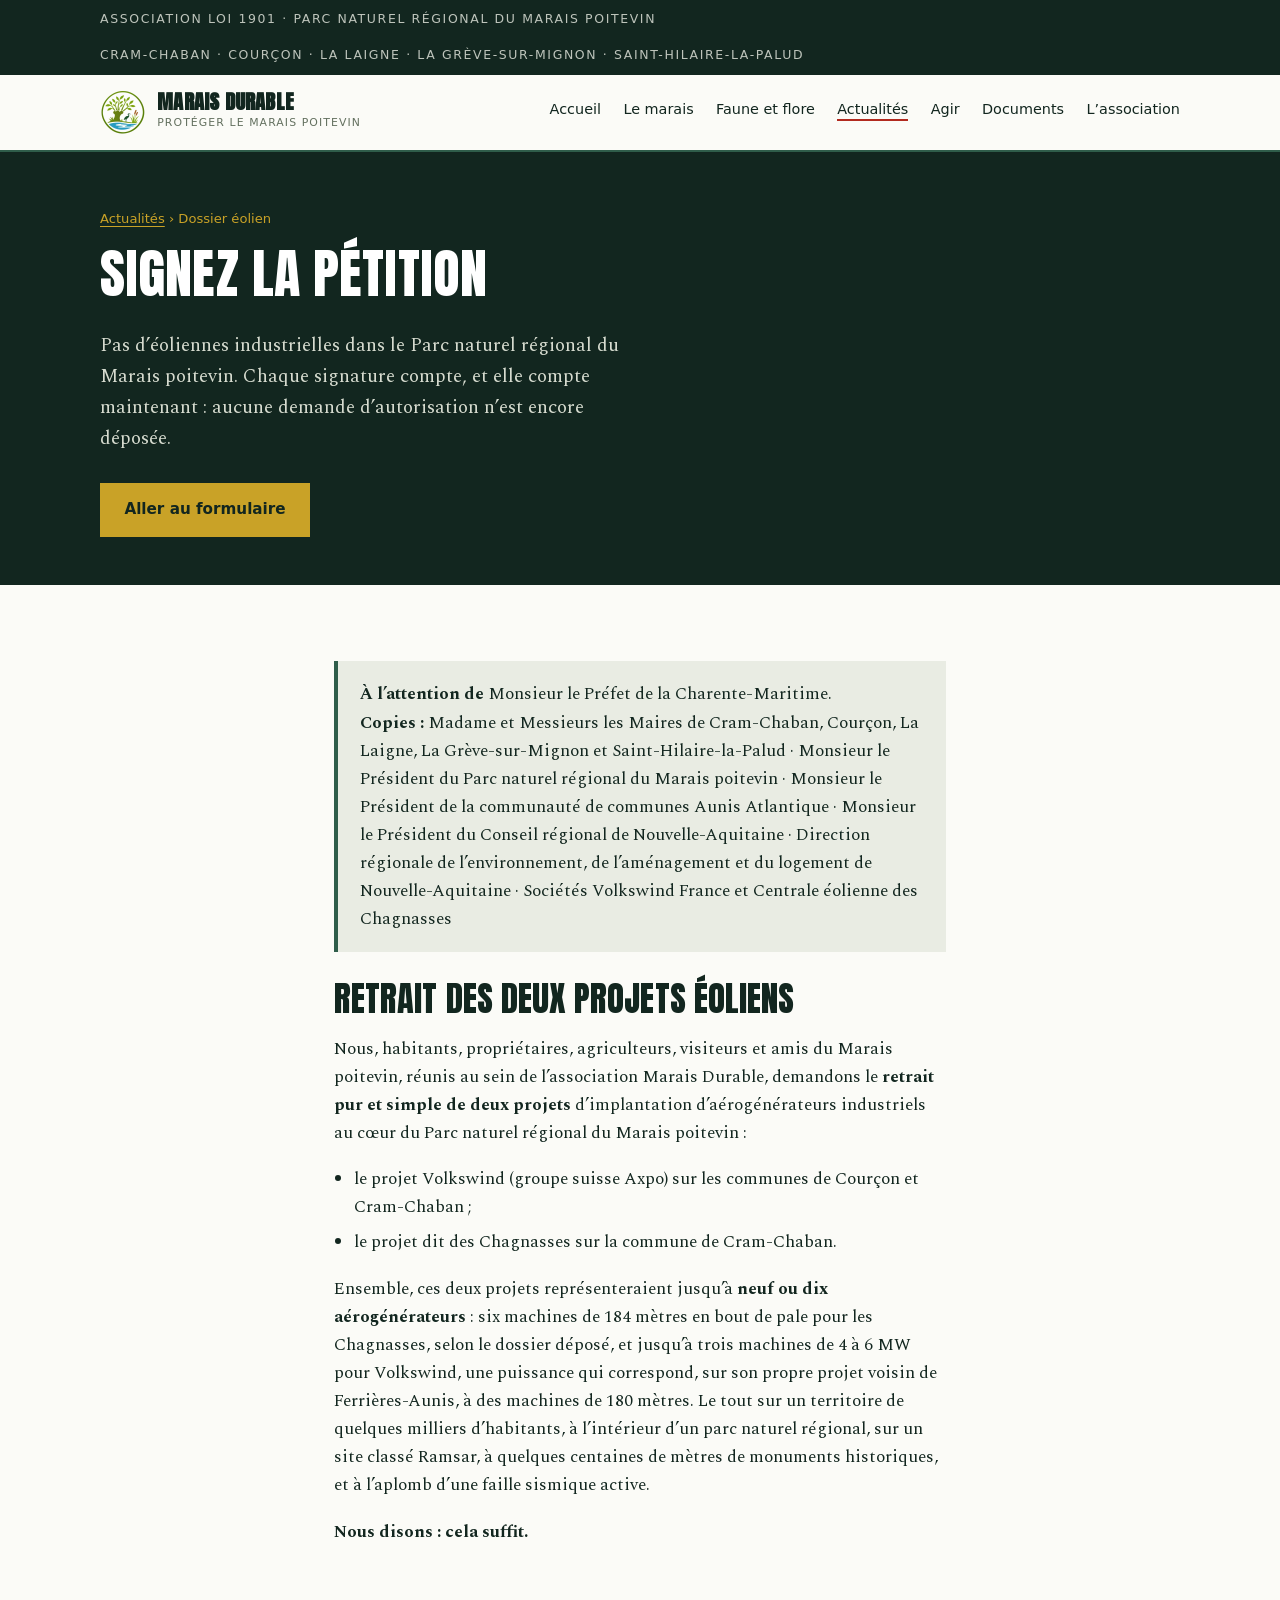
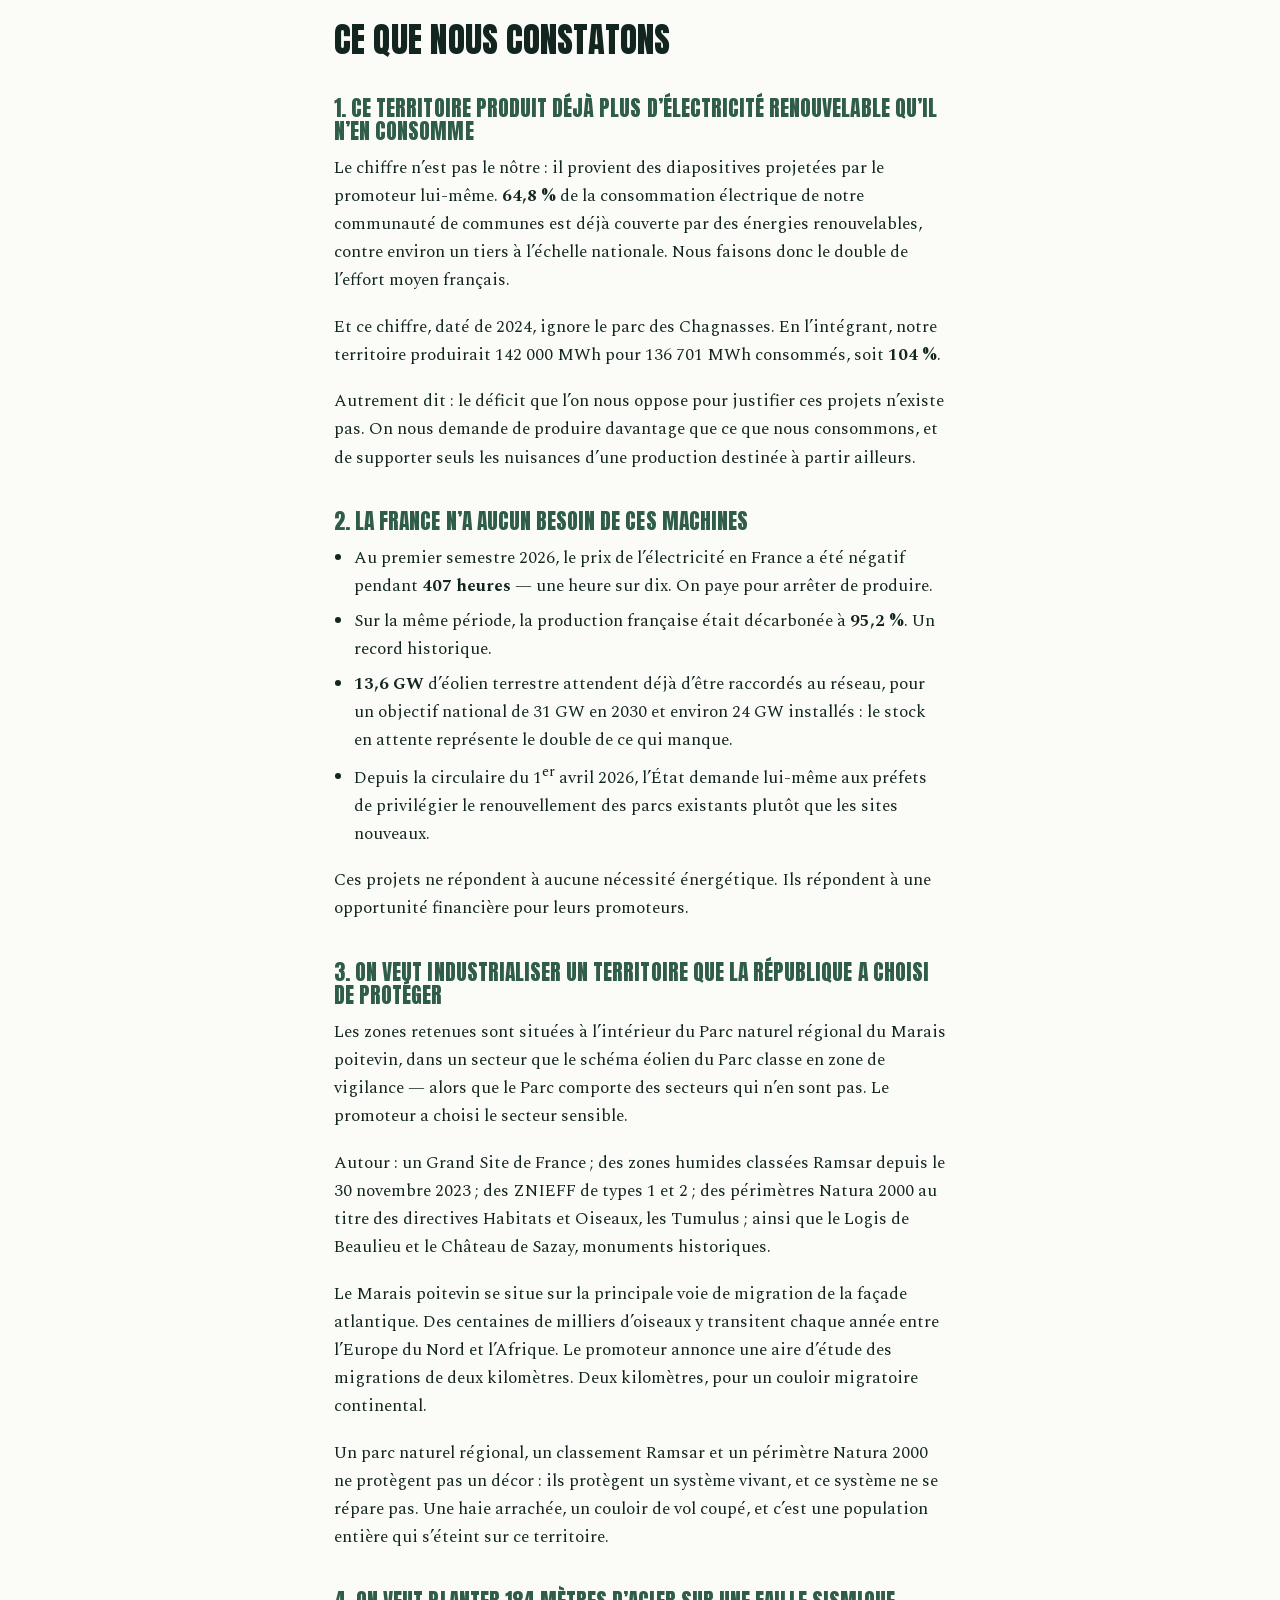
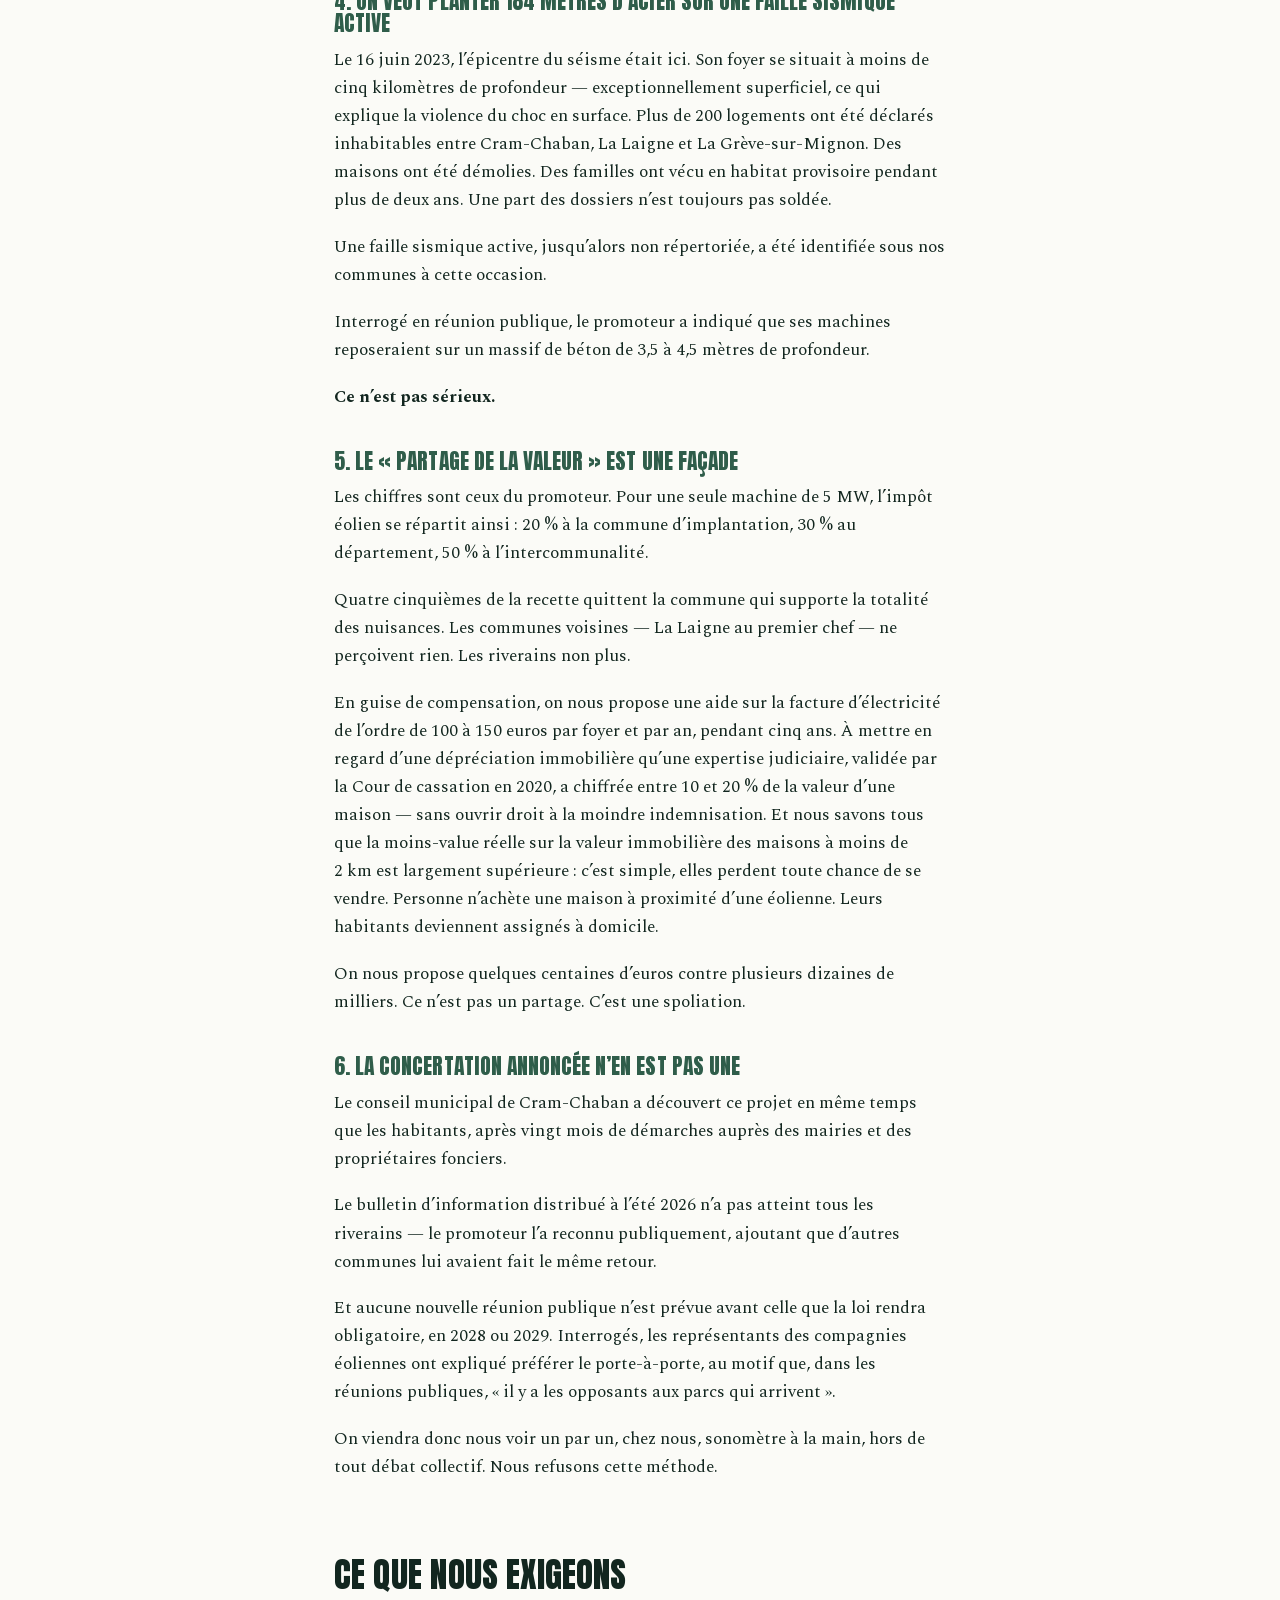
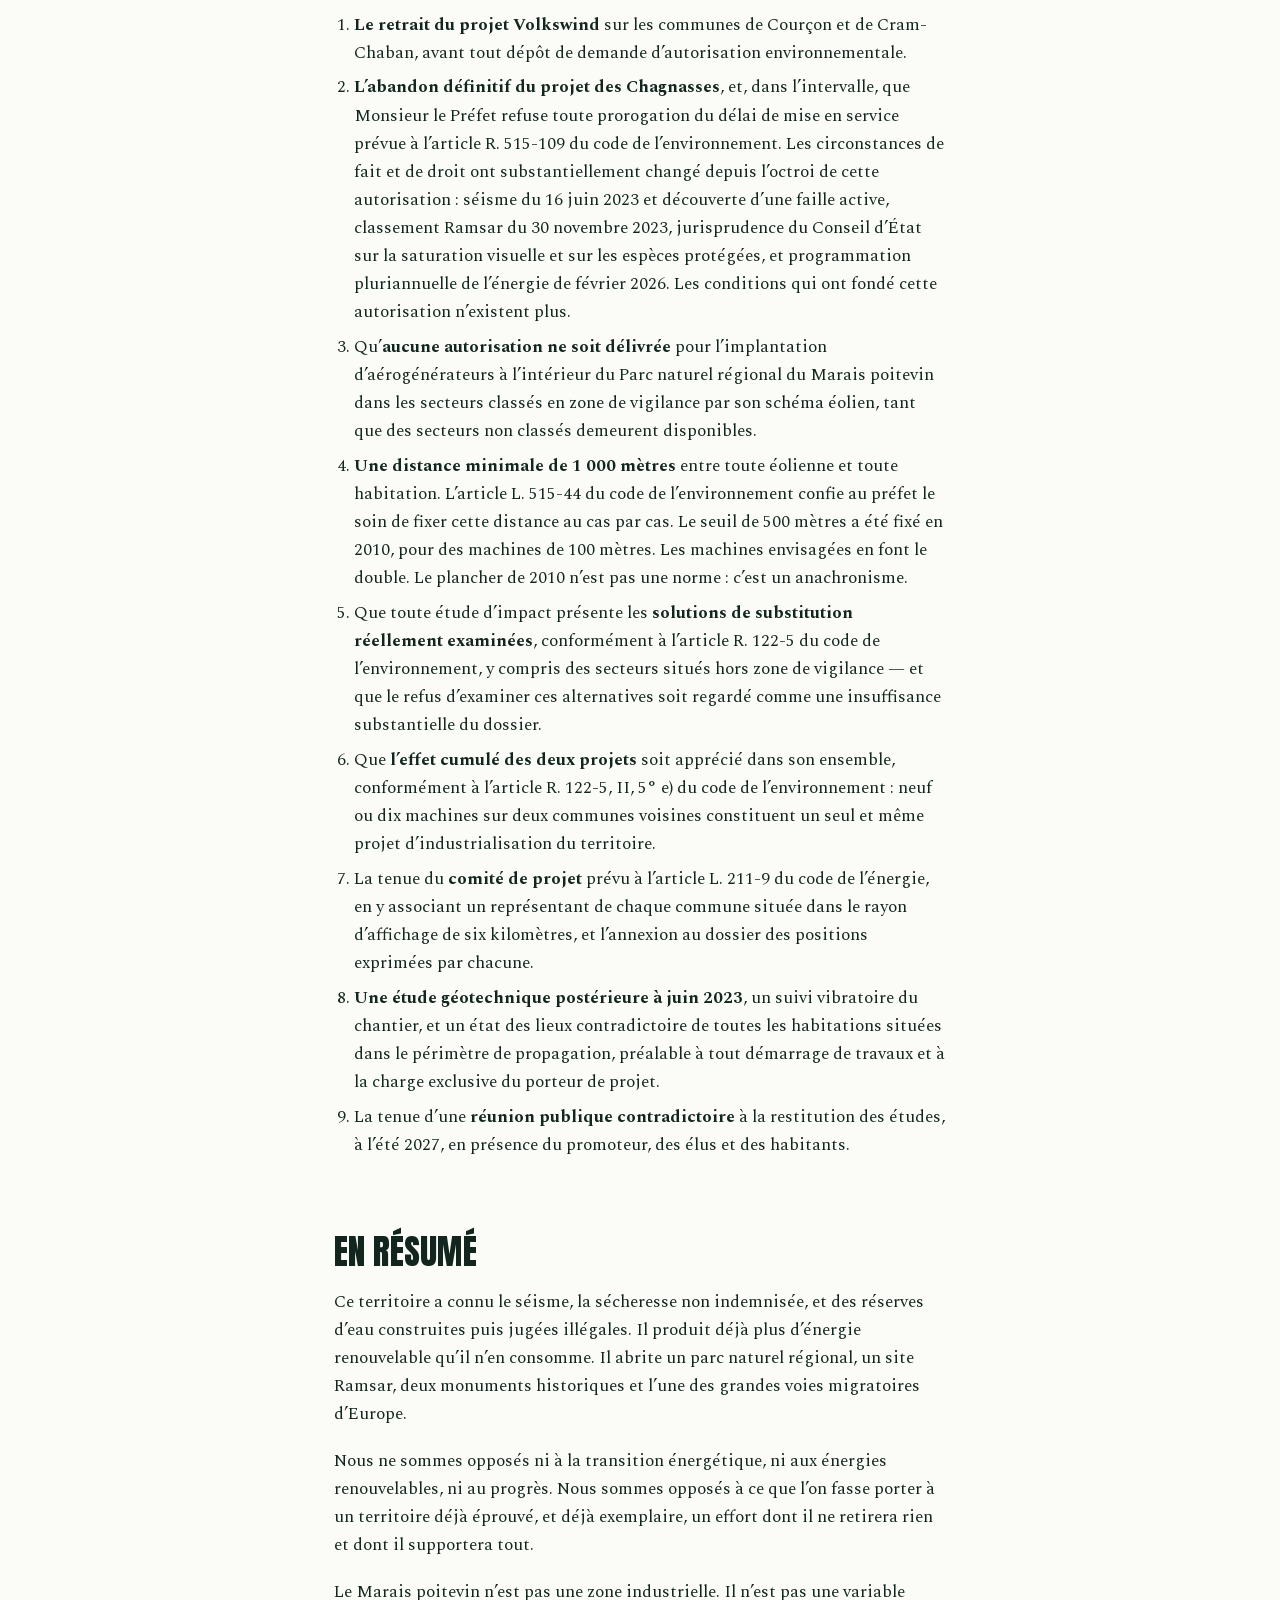
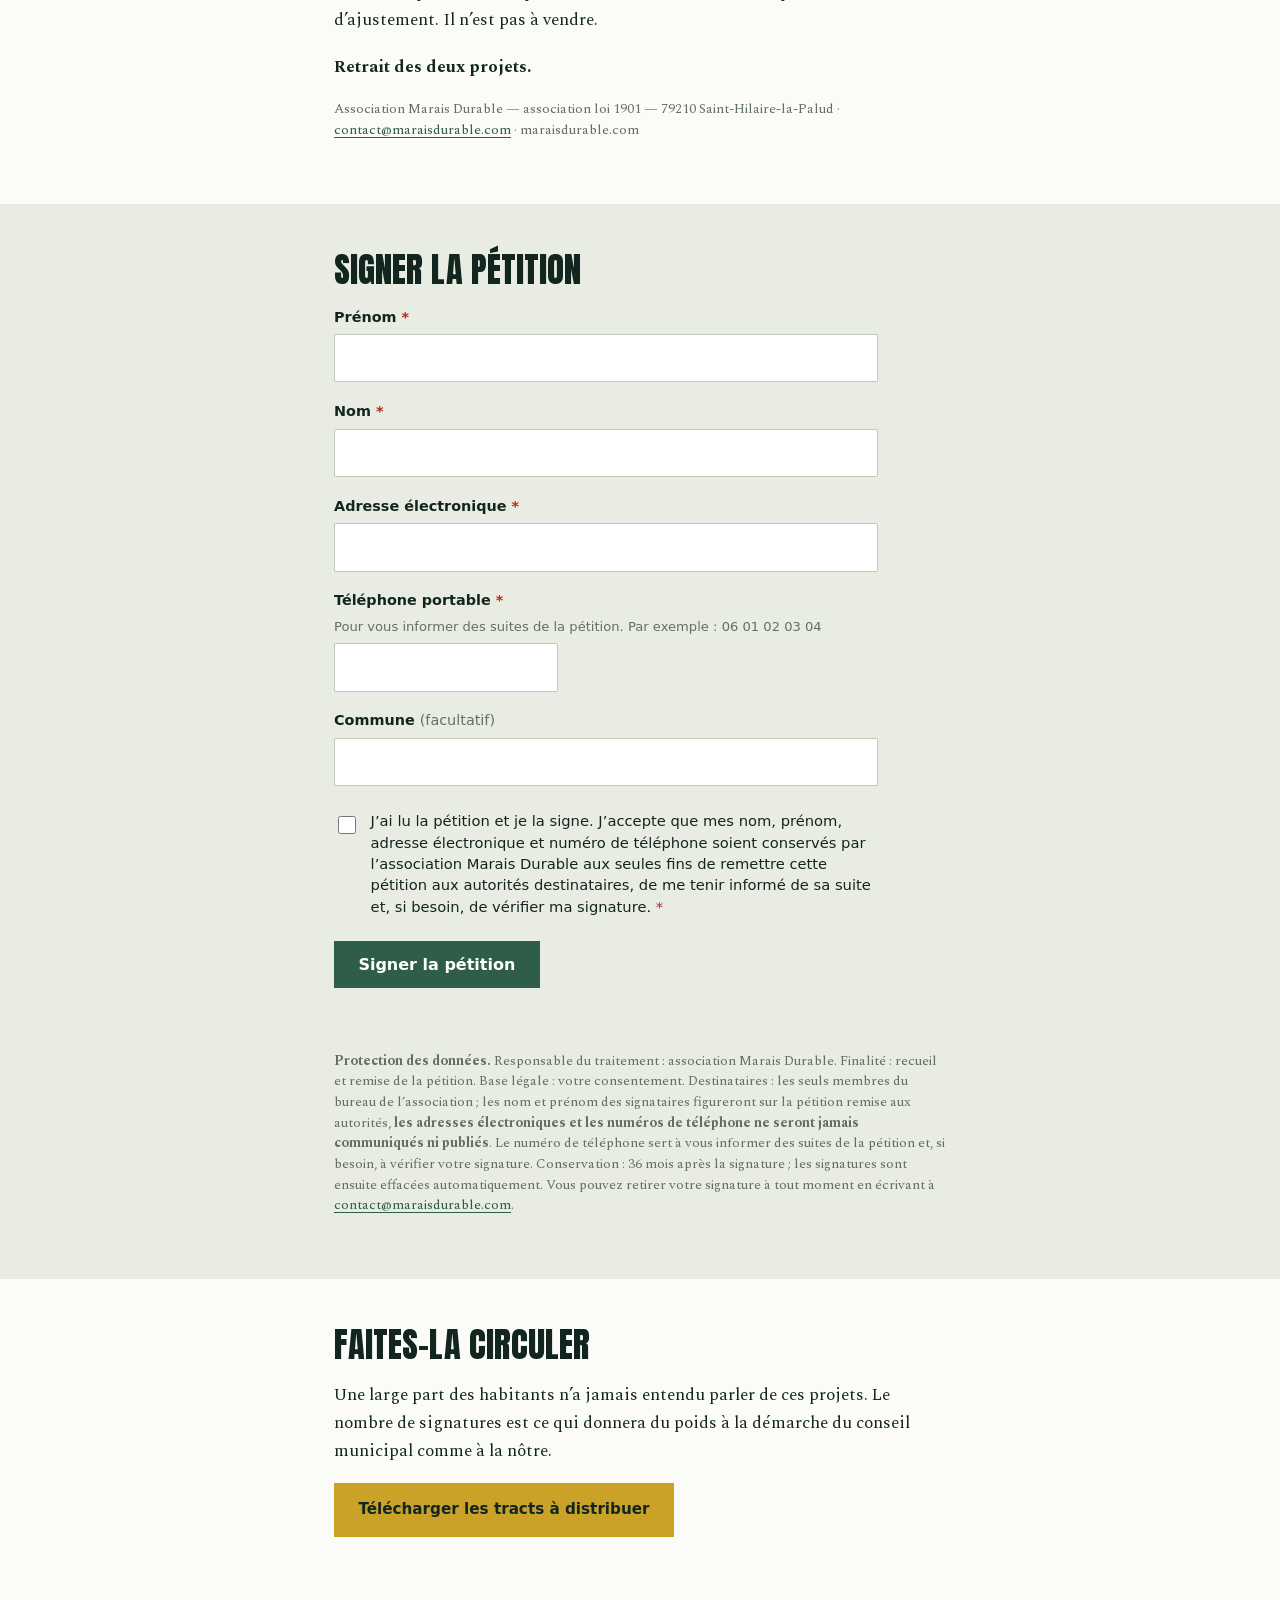
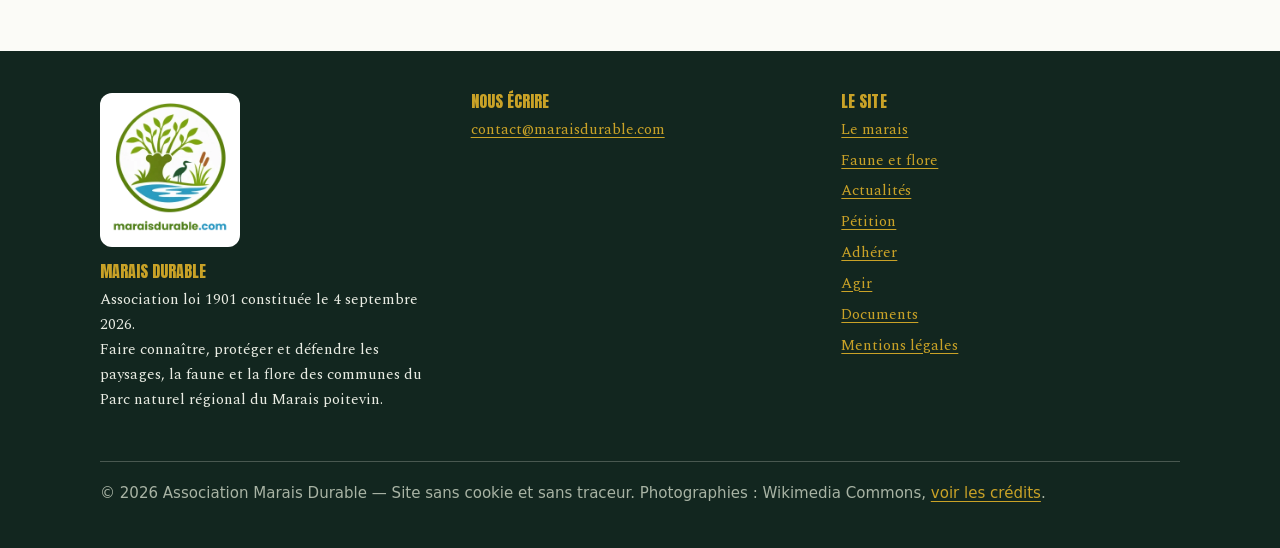
<file: petition.html>
<!DOCTYPE html>
<html lang="fr">
<head>
<meta charset="utf-8">
<meta name="viewport" content="width=device-width,initial-scale=1">
<title>Signer la pétition — Marais Durable</title>
<meta name="description" content="Signez la pétition contre les projets éoliens dans le Parc naturel régional du Marais poitevin, sur les communes de Courçon, Cram-Chaban, La Laigne et La Grève-sur-Mignon.">
<meta property="og:title" content="Signer la pétition — Marais Durable">
<meta property="og:description" content="Signez la pétition contre les projets éoliens dans le Parc naturel régional du Marais poitevin, sur les communes de Courçon, Cram-Chaban, La Laigne et La Grève-sur-Mignon.">
<meta property="og:type" content="article">
<meta property="og:locale" content="fr_FR">
<meta property="og:image" content="https://maraisdurable.com/assets/img/conche-lentilles.jpg">
<link rel="stylesheet" href="assets/css/fonts.css">
<link rel="stylesheet" href="assets/css/style.css">
<link rel="icon" href="assets/img/favicon.png" type="image/png">
<link rel="apple-touch-icon" href="assets/img/apple-touch-icon.png">
</head>
<body>

<div class="bandeau"><div class="wrap">
  <span>Association loi 1901 &middot; Parc naturel r&eacute;gional du Marais poitevin</span>
  <span>Cram-Chaban &middot; Cour&ccedil;on &middot; La Laigne &middot; La Gr&egrave;ve-sur-Mignon &middot; Saint-Hilaire-la-Palud</span>
</div></div>

<header class="entete"><div class="wrap">
  <a class="logo" href="index.html">
    <img src="assets/img/logo.webp" alt="" width="46" height="46">
    <span><b>Marais Durable</b><small>Protéger le Marais poitevin</small></span>
  </a>
  <nav aria-label="Navigation principale"><ul>
    <li><a href="index.html">Accueil</a></li>
    <li><a href="le-marais.html">Le marais</a></li>
    <li><a href="faune-flore.html">Faune et flore</a></li>
    <li><a href="actualites.html" aria-current="page">Actualités</a></li>
    <li><a href="agir.html">Agir</a></li>
    <li><a href="documents.html">Documents</a></li>
    <li><a href="association.html">L&rsquo;association</a></li>
  </ul></nav>
</div></header>

<section class="hero"><div class="wrap">
  <p class="fil"><a href="actualites.html">Actualit&eacute;s</a> &rsaquo; Dossier &eacute;olien</p>
  <h1>Signez la pétition</h1>
  <p class="chapo">Pas d&rsquo;éoliennes industrielles dans le Parc naturel régional du Marais poitevin. Chaque signature compte, et elle compte maintenant : aucune demande d&rsquo;autorisation n&rsquo;est encore déposée.</p>
  <div class="actions"><a class="bouton" href="#signer">Aller au formulaire</a></div>
</div></section>

<section class="section"><div class="wrap narrow">

<div class="encadre">
<p><strong>À l&rsquo;attention de</strong> Monsieur le Préfet de la Charente-Maritime.<br>
<strong>Copies :</strong> Madame et Messieurs les Maires de Cram-Chaban, Courçon, La Laigne, La
Grève-sur-Mignon et Saint-Hilaire-la-Palud &middot; Monsieur le Président du Parc naturel régional
du Marais poitevin &middot; Monsieur le Président de la communauté de communes Aunis Atlantique
&middot; Monsieur le Président du Conseil régional de Nouvelle-Aquitaine &middot; Direction
régionale de l&rsquo;environnement, de l&rsquo;aménagement et du logement de Nouvelle-Aquitaine
&middot; Sociétés Volkswind France et Centrale éolienne des Chagnasses</p>
</div>

<h2 style="margin-top:1.6rem">Retrait des deux projets éoliens</h2>

<p>Nous, habitants, propriétaires, agriculteurs, visiteurs et amis du Marais poitevin, réunis au
sein de l&rsquo;association Marais Durable, demandons le <strong>retrait pur et simple de deux
projets</strong> d&rsquo;implantation d&rsquo;aérogénérateurs industriels au cœur du Parc naturel
régional du Marais poitevin :</p>
<ul>
  <li>le projet Volkswind (groupe suisse Axpo) sur les communes de Courçon et Cram-Chaban ;</li>
  <li>le projet dit des Chagnasses sur la commune de Cram-Chaban.</li>
</ul>
<p>Ensemble, ces deux projets représenteraient jusqu&rsquo;à <strong>neuf ou dix
aérogénérateurs</strong> : six machines de 184 mètres en bout de pale pour les Chagnasses, selon
le dossier déposé, et jusqu&rsquo;à trois machines de 4 à 6 MW pour Volkswind, une puissance qui
correspond, sur son propre projet voisin de Ferrières-Aunis, à des machines de 180 mètres. Le tout
sur un territoire de quelques milliers d&rsquo;habitants, à l&rsquo;intérieur d&rsquo;un parc
naturel régional, sur un site classé Ramsar, à quelques centaines de mètres de monuments
historiques, et à l&rsquo;aplomb d&rsquo;une faille sismique active.</p>
<p><strong>Nous disons : cela suffit.</strong></p>

<h2>Ce que nous constatons</h2>

<h3>1. Ce territoire produit déjà plus d&rsquo;électricité renouvelable qu&rsquo;il n&rsquo;en consomme</h3>
<p>Le chiffre n&rsquo;est pas le nôtre : il provient des diapositives projetées par le promoteur
lui-même. <strong>64,8 %</strong> de la consommation électrique de notre communauté de communes est
déjà couverte par des énergies renouvelables, contre environ un tiers à l&rsquo;échelle nationale.
Nous faisons donc le double de l&rsquo;effort moyen français.</p>
<p>Et ce chiffre, daté de 2024, ignore le parc des Chagnasses. En l&rsquo;intégrant, notre
territoire produirait 142&nbsp;000 MWh pour 136&nbsp;701 MWh consommés, soit <strong>104 %</strong>.</p>
<p>Autrement dit : le déficit que l&rsquo;on nous oppose pour justifier ces projets n&rsquo;existe
pas. On nous demande de produire davantage que ce que nous consommons, et de supporter seuls les
nuisances d&rsquo;une production destinée à partir ailleurs.</p>

<h3>2. La France n&rsquo;a aucun besoin de ces machines</h3>
<ul>
  <li>Au premier semestre 2026, le prix de l&rsquo;électricité en France a été négatif pendant
    <strong>407 heures</strong> — une heure sur dix. On paye pour arrêter de produire.</li>
  <li>Sur la même période, la production française était décarbonée à <strong>95,2 %</strong>. Un
    record historique.</li>
  <li><strong>13,6 GW</strong> d&rsquo;éolien terrestre attendent déjà d&rsquo;être raccordés au
    réseau, pour un objectif national de 31 GW en 2030 et environ 24 GW installés : le stock en
    attente représente le double de ce qui manque.</li>
  <li>Depuis la circulaire du 1<sup>er</sup> avril 2026, l&rsquo;État demande lui-même aux préfets
    de privilégier le renouvellement des parcs existants plutôt que les sites nouveaux.</li>
</ul>
<p>Ces projets ne répondent à aucune nécessité énergétique. Ils répondent à une opportunité
financière pour leurs promoteurs.</p>

<h3>3. On veut industrialiser un territoire que la République a choisi de protéger</h3>
<p>Les zones retenues sont situées à l&rsquo;intérieur du Parc naturel régional du Marais poitevin,
dans un secteur que le schéma éolien du Parc classe en zone de vigilance — alors que le Parc
comporte des secteurs qui n&rsquo;en sont pas. Le promoteur a choisi le secteur sensible.</p>
<p>Autour : un Grand Site de France ; des zones humides classées Ramsar depuis le 30 novembre
2023 ; des ZNIEFF de types 1 et 2 ; des périmètres Natura 2000 au titre des directives Habitats et
Oiseaux, les Tumulus ; ainsi que le Logis de Beaulieu et le Château de Sazay, monuments
historiques.</p>
<p>Le Marais poitevin se situe sur la principale voie de migration de la façade atlantique. Des
centaines de milliers d&rsquo;oiseaux y transitent chaque année entre l&rsquo;Europe du Nord et
l&rsquo;Afrique. Le promoteur annonce une aire d&rsquo;étude des migrations de deux kilomètres.
Deux kilomètres, pour un couloir migratoire continental.</p>
<p>Un parc naturel régional, un classement Ramsar et un périmètre Natura 2000 ne protègent pas un
décor : ils protègent un système vivant, et ce système ne se répare pas. Une haie arrachée, un
couloir de vol coupé, et c&rsquo;est une population entière qui s&rsquo;éteint sur ce territoire.</p>

<h3>4. On veut planter 184 mètres d&rsquo;acier sur une faille sismique active</h3>
<p>Le 16 juin 2023, l&rsquo;épicentre du séisme était ici. Son foyer se situait à moins de cinq
kilomètres de profondeur — exceptionnellement superficiel, ce qui explique la violence du choc en
surface. Plus de 200 logements ont été déclarés inhabitables entre Cram-Chaban, La Laigne et La
Grève-sur-Mignon. Des maisons ont été démolies. Des familles ont vécu en habitat provisoire pendant
plus de deux ans. Une part des dossiers n&rsquo;est toujours pas soldée.</p>
<p>Une faille sismique active, jusqu&rsquo;alors non répertoriée, a été identifiée sous nos
communes à cette occasion.</p>
<p>Interrogé en réunion publique, le promoteur a indiqué que ses machines reposeraient sur un
massif de béton de 3,5 à 4,5 mètres de profondeur.</p>
<p><strong>Ce n&rsquo;est pas sérieux.</strong></p>

<h3>5. Le « partage de la valeur » est une façade</h3>
<p>Les chiffres sont ceux du promoteur. Pour une seule machine de 5 MW, l&rsquo;impôt éolien se
répartit ainsi : 20 % à la commune d&rsquo;implantation, 30 % au département, 50 % à
l&rsquo;intercommunalité.</p>
<p>Quatre cinquièmes de la recette quittent la commune qui supporte la totalité des nuisances. Les
communes voisines — La Laigne au premier chef — ne perçoivent rien. Les riverains non plus.</p>
<p>En guise de compensation, on nous propose une aide sur la facture d&rsquo;électricité de
l&rsquo;ordre de 100 à 150 euros par foyer et par an, pendant cinq ans. À mettre en regard
d&rsquo;une dépréciation immobilière qu&rsquo;une expertise judiciaire, validée par la Cour de
cassation en 2020, a chiffrée entre 10 et 20 % de la valeur d&rsquo;une maison — sans ouvrir droit
à la moindre indemnisation. Et nous savons tous que la moins-value réelle sur la valeur
immobilière des maisons à moins de 2&nbsp;km est largement supérieure : c&rsquo;est simple, elles
perdent toute chance de se vendre. Personne n&rsquo;achète une maison à proximité d&rsquo;une
éolienne. Leurs habitants deviennent assignés à domicile.</p>
<p>On nous propose quelques centaines d&rsquo;euros contre plusieurs dizaines de milliers. Ce
n&rsquo;est pas un partage. C&rsquo;est une spoliation.</p>

<h3>6. La concertation annoncée n&rsquo;en est pas une</h3>
<p>Le conseil municipal de Cram-Chaban a découvert ce projet en même temps que les habitants, après
vingt mois de démarches auprès des mairies et des propriétaires fonciers.</p>
<p>Le bulletin d&rsquo;information distribué à l&rsquo;été 2026 n&rsquo;a pas atteint tous les
riverains — le promoteur l&rsquo;a reconnu publiquement, ajoutant que d&rsquo;autres communes lui
avaient fait le même retour.</p>
<p>Et aucune nouvelle réunion publique n&rsquo;est prévue avant celle que la loi rendra
obligatoire, en 2028 ou 2029. Interrogés, les représentants des compagnies éoliennes ont expliqué
préférer le porte-à-porte, au motif que, dans les réunions publiques, « il y a les opposants aux
parcs qui arrivent ».</p>
<p>On viendra donc nous voir un par un, chez nous, sonomètre à la main, hors de tout débat
collectif. Nous refusons cette méthode.</p>

<h2>Ce que nous exigeons</h2>
<ol>
  <li><strong>Le retrait du projet Volkswind</strong> sur les communes de Courçon et de
    Cram-Chaban, avant tout dépôt de demande d&rsquo;autorisation environnementale.</li>
  <li><strong>L&rsquo;abandon définitif du projet des Chagnasses</strong>, et, dans
    l&rsquo;intervalle, que Monsieur le Préfet refuse toute prorogation du délai de mise en service
    prévue à l&rsquo;article R. 515-109 du code de l&rsquo;environnement. Les circonstances de fait
    et de droit ont substantiellement changé depuis l&rsquo;octroi de cette autorisation : séisme du
    16 juin 2023 et découverte d&rsquo;une faille active, classement Ramsar du 30 novembre 2023,
    jurisprudence du Conseil d&rsquo;État sur la saturation visuelle et sur les espèces protégées,
    et programmation pluriannuelle de l&rsquo;énergie de février 2026. Les conditions qui ont fondé
    cette autorisation n&rsquo;existent plus.</li>
  <li>Qu&rsquo;<strong>aucune autorisation ne soit délivrée</strong> pour l&rsquo;implantation
    d&rsquo;aérogénérateurs à l&rsquo;intérieur du Parc naturel régional du Marais poitevin dans les
    secteurs classés en zone de vigilance par son schéma éolien, tant que des secteurs non classés
    demeurent disponibles.</li>
  <li><strong>Une distance minimale de 1&nbsp;000 mètres</strong> entre toute éolienne et toute
    habitation. L&rsquo;article L. 515-44 du code de l&rsquo;environnement confie au préfet le soin
    de fixer cette distance au cas par cas. Le seuil de 500 mètres a été fixé en 2010, pour des
    machines de 100 mètres. Les machines envisagées en font le double. Le plancher de 2010
    n&rsquo;est pas une norme : c&rsquo;est un anachronisme.</li>
  <li>Que toute étude d&rsquo;impact présente les <strong>solutions de substitution réellement
    examinées</strong>, conformément à l&rsquo;article R. 122-5 du code de l&rsquo;environnement, y
    compris des secteurs situés hors zone de vigilance — et que le refus d&rsquo;examiner ces
    alternatives soit regardé comme une insuffisance substantielle du dossier.</li>
  <li>Que <strong>l&rsquo;effet cumulé des deux projets</strong> soit apprécié dans son ensemble,
    conformément à l&rsquo;article R. 122-5, II, 5° e) du code de l&rsquo;environnement : neuf ou dix
    machines sur deux communes voisines constituent un seul et même projet d&rsquo;industrialisation
    du territoire.</li>
  <li>La tenue du <strong>comité de projet</strong> prévu à l&rsquo;article L. 211-9 du code de
    l&rsquo;énergie, en y associant un représentant de chaque commune située dans le rayon
    d&rsquo;affichage de six kilomètres, et l&rsquo;annexion au dossier des positions exprimées par
    chacune.</li>
  <li><strong>Une étude géotechnique postérieure à juin 2023</strong>, un suivi vibratoire du
    chantier, et un état des lieux contradictoire de toutes les habitations situées dans le
    périmètre de propagation, préalable à tout démarrage de travaux et à la charge exclusive du
    porteur de projet.</li>
  <li>La tenue d&rsquo;une <strong>réunion publique contradictoire</strong> à la restitution des
    études, à l&rsquo;été 2027, en présence du promoteur, des élus et des habitants.</li>
</ol>

<h2>En résumé</h2>
<p>Ce territoire a connu le séisme, la sécheresse non indemnisée, et des réserves d&rsquo;eau
construites puis jugées illégales. Il produit déjà plus d&rsquo;énergie renouvelable qu&rsquo;il
n&rsquo;en consomme. Il abrite un parc naturel régional, un site Ramsar, deux monuments historiques
et l&rsquo;une des grandes voies migratoires d&rsquo;Europe.</p>
<p>Nous ne sommes opposés ni à la transition énergétique, ni aux énergies renouvelables, ni au
progrès. Nous sommes opposés à ce que l&rsquo;on fasse porter à un territoire déjà éprouvé, et déjà
exemplaire, un effort dont il ne retirera rien et dont il supportera tout.</p>
<p>Le Marais poitevin n&rsquo;est pas une zone industrielle. Il n&rsquo;est pas une variable
d&rsquo;ajustement. Il n&rsquo;est pas à vendre.</p>
<p><strong>Retrait des deux projets.</strong></p>
<p class="sources">Association Marais Durable — association loi 1901 — 79210 Saint-Hilaire-la-Palud
&middot; <a href="mailto:contact@maraisdurable.com">contact@maraisdurable.com</a> &middot;
maraisdurable.com</p>

</div></section>

<section class="section section--craie" id="signer"><div class="wrap narrow">
<h2 style="margin-top:0">Signer la pétition</h2>

<form class="formulaire" id="formPetition" method="POST"
      action="https://forms.gestemental.com/v1/maraisdurable/petition">
  <div class="champ">
    <label for="prenom">Prénom <span aria-hidden="true">*</span></label>
    <input type="text" id="prenom" name="prenom" required maxlength="100" autocomplete="given-name">
  </div>
  <div class="champ">
    <label for="nom">Nom <span aria-hidden="true">*</span></label>
    <input type="text" id="nom" name="nom" required maxlength="100" autocomplete="family-name">
  </div>
  <div class="champ">
    <label for="email">Adresse électronique <span aria-hidden="true">*</span></label>
    <input type="email" id="email" name="email" required maxlength="254" autocomplete="email">
  </div>
  <div class="champ">
    <label for="telephone">Téléphone portable <span aria-hidden="true">*</span></label>
    <small class="aide" id="aide-telephone">Pour vous informer des suites de la pétition.
      Par exemple&nbsp;: 06&nbsp;01&nbsp;02&nbsp;03&nbsp;04</small>
    <input type="tel" id="telephone" name="telephone" required maxlength="20"
      pattern="(\+33|0)[ .\-]*[1-9]([ .\-]*[0-9]){8}" inputmode="tel" autocomplete="tel-national"
      aria-describedby="aide-telephone">
  </div>
  <div class="champ">
    <label for="commune">Commune <span class="option">(facultatif)</span></label>
    <input type="text" id="commune" name="commune" maxlength="100" autocomplete="address-level2">
  </div>

  <input type="text" name="_gotcha" tabindex="-1" autocomplete="off" aria-hidden="true" class="piege">

  <div class="champ champ--case">
    <input type="checkbox" id="consentement" name="consentement" required value="oui">
    <label for="consentement">J&rsquo;ai lu la pétition et je la signe. J&rsquo;accepte que mes nom,
      prénom, adresse électronique et numéro de téléphone soient conservés par l&rsquo;association
      Marais Durable aux seules fins de remettre cette pétition aux autorités destinataires, de me
      tenir informé de sa suite et, si besoin, de vérifier ma signature. <span aria-hidden="true">*</span></label>
  </div>

  <button type="submit" class="bouton bouton--plein">Signer la pétition</button>
  <p class="message" id="messageFormulaire" role="status"></p>
</form>

<p class="sources" style="margin-top:1.6rem"><strong>Protection des données.</strong> Responsable
du traitement : association Marais Durable. Finalité : recueil et remise de la pétition. Base légale : votre
consentement. Destinataires : les seuls membres du bureau de l&rsquo;association ; les nom et
prénom des signataires figureront sur la pétition remise aux autorités,
<strong>les adresses électroniques et les numéros de téléphone ne seront jamais communiqués ni
publiés</strong>. Le numéro de téléphone sert à vous informer des suites de la pétition et, si
besoin, à vérifier votre signature. Conservation : 36 mois après la signature ; les signatures
sont ensuite effacées automatiquement. Vous pouvez retirer votre signature à tout moment
en écrivant à <a href="mailto:contact@maraisdurable.com">contact@maraisdurable.com</a>.</p>
</div></section>

<section class="section"><div class="wrap narrow">
<h2 style="margin-top:0">Faites-la circuler</h2>
<p>Une large part des habitants n&rsquo;a jamais entendu parler de ces projets. Le nombre de
signatures est ce qui donnera du poids à la démarche du conseil municipal comme à la nôtre.</p>
<p><a class="bouton" href="documents.html">Télécharger les tracts à distribuer</a></p>
</div></section>

<script>
(function () {
  var f = document.getElementById('formPetition');
  var msg = document.getElementById('messageFormulaire');
  if (!f) return;
  var tel = document.getElementById('telephone');
  var configure = f.action.indexOf('VOTRE_IDENTIFIANT') === -1;
  var messages = {
    missing_field: 'Merci de remplir ce champ.',
    field_too_long: 'Ce champ est trop long.',
    invalid_field: "Ce champ n'est pas valide.",
    body_too_large: 'Votre message est trop long.',
    rate_limited: "Trop d'envois depuis cette connexion. Réessayez dans une minute.",
    server_error: 'Le service est indisponible. Réessayez plus tard.'
  };
  var libelles = {
    prenom: 'Prénom', nom: 'Nom', email: 'Adresse électronique',
    telephone: 'Téléphone portable', commune: 'Commune', consentement: 'Case de signature'
  };

  f.addEventListener('submit', function (e) {
    if (!configure) {
      e.preventDefault();
      msg.className = 'message message--erreur';
      msg.textContent = "Le formulaire n'est pas encore actif. Envoyez vos nom, prénom et commune " +
        "à contact@maraisdurable.com : votre signature sera enregistrée.";
      return;
    }
    e.preventDefault();
    tel.value = normaliser(tel.value);
    msg.className = 'message';
    msg.textContent = 'Envoi en cours…';
    fetch(f.action, {
      method: 'POST',
      body: new FormData(f),
      headers: { Accept: 'application/json' }
    }).then(function (r) {
      return r.json().then(function (j) { return { ok: r.ok, j: j }; });
    }).then(function (x) {
      if (x.ok && x.j.ok) {
        f.reset();
        msg.className = 'message message--succes';
        msg.textContent = 'Merci, votre signature est enregistrée.';
      } else if (!afficherErreur(x.j.error, x.j.field)) {
        throw new Error(x.j.error || 'refus du serveur');
      }
    }).catch(echec);
  });

  // The service expects exactly 10 digits: "+33 6 01…" or "06.01…" become "0601…".
  function normaliser(v) {
    v = v.replace(/[\s.\-]/g, '');
    return v.indexOf('+33') === 0 ? '0' + v.slice(3) : v;
  }

  tel.addEventListener('invalid', function () {
    tel.setCustomValidity(tel.validity.valueMissing ? '' :
      'Indiquez un numéro à 10 chiffres, par exemple 06 01 02 03 04.');
  });
  f.addEventListener('input', function (e) {
    e.target.removeAttribute('aria-invalid');
    if (e.target === tel) tel.setCustomValidity('');
  });

  function afficherErreur(code, champ) {
    var texte = messages[code];
    if (!texte) return false;
    var nom = champ && libelles[champ];
    if (nom && (code === 'missing_field' || code === 'field_too_long' || code === 'invalid_field')) {
      texte = nom + ' : ' + texte.charAt(0).toLowerCase() + texte.slice(1);
      var saisie = document.getElementById(champ);
      if (saisie) { saisie.setAttribute('aria-invalid', 'true'); saisie.focus(); }
    }
    msg.className = 'message message--erreur';
    msg.textContent = texte;
    return true;
  }

  function echec() {
    msg.className = 'message message--erreur';
    msg.innerHTML = "L'envoi a échoué. Écrivez-nous à " +
      '<a href="mailto:contact@maraisdurable.com">contact@maraisdurable.com</a>, ' +
      'nous enregistrerons votre signature.';
  }

  // Sending without JavaScript: the service redirects to ?merci or ?erreur&error=<code>.
  var q = window.location.search;
  if (/[?&]merci(&|=|$)/.test(q)) {
    msg.className = 'message message--succes';
    msg.textContent = 'Merci, votre signature est enregistrée.';
    document.getElementById('signer').scrollIntoView();
  } else if (/[?&]erreur(&|=|$)/.test(q)) {
    var m = /[?&]error=([a-z_]+)/.exec(q);
    if (!afficherErreur(m && m[1])) echec();
    document.getElementById('signer').scrollIntoView();
  }
})();
</script>

<footer class="pied"><div class="wrap">
  <div class="grille">
    <div>
      <img class="pied-logo" src="assets/img/logo-nom.webp" alt="Logo de Marais Durable, maraisdurable.com" width="140" height="157" loading="lazy">
      <h3>Marais Durable</h3>
      <p>Association loi 1901 constitu&eacute;e le 4 septembre 2026.<br>
        Faire conna&icirc;tre, prot&eacute;ger et d&eacute;fendre les paysages, la faune et la flore
        des communes du Parc naturel r&eacute;gional du Marais poitevin.</p>
    </div>
    <div>
      <h3>Nous &eacute;crire</h3>
      <p><a href="mailto:contact@maraisdurable.com">contact@maraisdurable.com</a></p>
    </div>
    <div>
      <h3>Le site</h3>
      <ul>
        <li><a href="le-marais.html">Le marais</a></li>
        <li><a href="faune-flore.html">Faune et flore</a></li>
        <li><a href="actualites.html">Actualit&eacute;s</a></li>
        <li><a href="petition.html">P&eacute;tition</a></li>
        <li><a href="adhesion.html">Adh&eacute;rer</a></li>
        <li><a href="agir.html">Agir</a></li>
        <li><a href="documents.html">Documents</a></li>
        <li><a href="mentions-legales.html">Mentions l&eacute;gales</a></li>
      </ul>
    </div>
  </div>
  <p class="legal">&copy; 2026 Association Marais Durable &mdash; Site sans cookie et sans traceur.
    Photographies : Wikimedia Commons, <a href="mentions-legales.html#credits">voir les cr&eacute;dits</a>.</p>
</div></footer>

</body>
</html>
</file>
<file: assets/css/fonts.css>
/* Polices Anton et Spectral (SIL Open Font License 1.1), hébergées sur le site.
   Sous-ensembles latin et latin-ext uniquement. */
@font-face{font-family:'Anton';font-style:normal;font-weight:400;font-display:swap;
  src:url('../fonts/anton-400-latin-ext.woff2') format('woff2');
  unicode-range:U+0100-02BA, U+02BD-02C5, U+02C7-02CC, U+02CE-02D7, U+02DD-02FF, U+0304, U+0308, U+0329, U+1D00-1DBF, U+1E00-1E9F, U+1EF2-1EFF, U+2020, U+20A0-20AB, U+20AD-20C4, U+2113, U+2C60-2C7F, U+A720-A7FF}
@font-face{font-family:'Anton';font-style:normal;font-weight:400;font-display:swap;
  src:url('../fonts/anton-400-latin.woff2') format('woff2');
  unicode-range:U+0000-00FF, U+0131, U+0152-0153, U+02BB-02BC, U+02C6, U+02DA, U+02DC, U+0304, U+0308, U+0329, U+2000-206F, U+20AC, U+2122, U+2191, U+2193, U+2212, U+2215, U+FEFF, U+FFFD}
@font-face{font-family:'Spectral';font-style:italic;font-weight:400;font-display:swap;
  src:url('../fonts/spectral-400-italic-latin-ext.woff2') format('woff2');
  unicode-range:U+0100-02BA, U+02BD-02C5, U+02C7-02CC, U+02CE-02D7, U+02DD-02FF, U+0304, U+0308, U+0329, U+1D00-1DBF, U+1E00-1E9F, U+1EF2-1EFF, U+2020, U+20A0-20AB, U+20AD-20C4, U+2113, U+2C60-2C7F, U+A720-A7FF}
@font-face{font-family:'Spectral';font-style:italic;font-weight:400;font-display:swap;
  src:url('../fonts/spectral-400-italic-latin.woff2') format('woff2');
  unicode-range:U+0000-00FF, U+0131, U+0152-0153, U+02BB-02BC, U+02C6, U+02DA, U+02DC, U+0304, U+0308, U+0329, U+2000-206F, U+20AC, U+2122, U+2191, U+2193, U+2212, U+2215, U+FEFF, U+FFFD}
@font-face{font-family:'Spectral';font-style:normal;font-weight:400;font-display:swap;
  src:url('../fonts/spectral-400-latin-ext.woff2') format('woff2');
  unicode-range:U+0100-02BA, U+02BD-02C5, U+02C7-02CC, U+02CE-02D7, U+02DD-02FF, U+0304, U+0308, U+0329, U+1D00-1DBF, U+1E00-1E9F, U+1EF2-1EFF, U+2020, U+20A0-20AB, U+20AD-20C4, U+2113, U+2C60-2C7F, U+A720-A7FF}
@font-face{font-family:'Spectral';font-style:normal;font-weight:400;font-display:swap;
  src:url('../fonts/spectral-400-latin.woff2') format('woff2');
  unicode-range:U+0000-00FF, U+0131, U+0152-0153, U+02BB-02BC, U+02C6, U+02DA, U+02DC, U+0304, U+0308, U+0329, U+2000-206F, U+20AC, U+2122, U+2191, U+2193, U+2212, U+2215, U+FEFF, U+FFFD}
@font-face{font-family:'Spectral';font-style:normal;font-weight:600;font-display:swap;
  src:url('../fonts/spectral-600-latin-ext.woff2') format('woff2');
  unicode-range:U+0100-02BA, U+02BD-02C5, U+02C7-02CC, U+02CE-02D7, U+02DD-02FF, U+0304, U+0308, U+0329, U+1D00-1DBF, U+1E00-1E9F, U+1EF2-1EFF, U+2020, U+20A0-20AB, U+20AD-20C4, U+2113, U+2C60-2C7F, U+A720-A7FF}
@font-face{font-family:'Spectral';font-style:normal;font-weight:600;font-display:swap;
  src:url('../fonts/spectral-600-latin.woff2') format('woff2');
  unicode-range:U+0000-00FF, U+0131, U+0152-0153, U+02BB-02BC, U+02C6, U+02DA, U+02DC, U+0304, U+0308, U+0329, U+2000-206F, U+20AC, U+2122, U+2191, U+2193, U+2212, U+2215, U+FEFF, U+FFFD}
@font-face{font-family:'Spectral';font-style:normal;font-weight:700;font-display:swap;
  src:url('../fonts/spectral-700-latin-ext.woff2') format('woff2');
  unicode-range:U+0100-02BA, U+02BD-02C5, U+02C7-02CC, U+02CE-02D7, U+02DD-02FF, U+0304, U+0308, U+0329, U+1D00-1DBF, U+1E00-1E9F, U+1EF2-1EFF, U+2020, U+20A0-20AB, U+20AD-20C4, U+2113, U+2C60-2C7F, U+A720-A7FF}
@font-face{font-family:'Spectral';font-style:normal;font-weight:700;font-display:swap;
  src:url('../fonts/spectral-700-latin.woff2') format('woff2');
  unicode-range:U+0000-00FF, U+0131, U+0152-0153, U+02BB-02BC, U+02C6, U+02DA, U+02DC, U+0304, U+0308, U+0329, U+2000-206F, U+20AC, U+2122, U+2191, U+2193, U+2212, U+2215, U+FEFF, U+FFFD}
</file>
<file: assets/css/style.css>
/* ==========================================================================
   Marais Durable — feuille de style unique
   Palette tirée du marais : eau sombre, vert d'eau, roseau sec, craie.
   ========================================================================== */

:root{
  --encre:#12261F;
  --marais:#2F5D4A;
  --marais-clair:#4A7F66;
  --roseau:#C9A227;
  --craie:#E9ECE3;
  --papier:#FBFBF7;
  --pierre:#63705F;
  --alerte:#B22A1F;
  --ombre:0 2px 10px rgba(18,38,31,.08);
  --mesure:68ch;
}

*,*::before,*::after{box-sizing:border-box}
html{scroll-behavior:smooth}
[id]{scroll-margin-top:5.5rem}
body{
  margin:0;
  font-family:"Spectral",Georgia,"Times New Roman",serif;
  font-size:1.0625rem;
  line-height:1.65;
  color:var(--encre);
  background:var(--papier);
  -webkit-font-smoothing:antialiased;
}
img,svg{max-width:100%;height:auto;display:block}
a{color:var(--marais);text-underline-offset:3px}
a:hover{color:var(--alerte)}

h1,h2,h3,.display{
  font-family:"Anton",Impact,"Haettenschweiler",sans-serif;
  font-weight:400;line-height:1.06;letter-spacing:.002em;
  text-transform:uppercase;margin:0 0 .5em;
}
h1{font-size:clamp(2rem,5.5vw,3.4rem)}
h2{font-size:clamp(1.5rem,3.4vw,2.15rem);margin-top:2.2em}
h3{font-size:clamp(1.1rem,2.2vw,1.35rem);margin-top:1.8em;color:var(--marais)}
p,ul,ol,table{margin:0 0 1.1em}
ul,ol{padding-left:1.2em}
li{margin-bottom:.4em}
strong{font-weight:700}

.wrap{width:min(100% - 2.5rem,1080px);margin-inline:auto}
.narrow{max-width:var(--mesure)}
.section{padding:3rem 0}
.section--sombre{background:var(--encre);color:var(--craie)}
.section--sombre h2{color:var(--roseau)}
.section--sombre a{color:var(--roseau)}
.section--sombre .bouton{color:var(--encre)}
.section--sombre .bouton:hover{color:var(--roseau)}
.section--sombre .bouton--fantome{color:var(--craie)}
.section--sombre .bouton--fantome:hover{color:var(--encre)}
.section--craie{background:var(--craie)}

/* ---------- en-tête ---------- */
.bandeau{
  background:var(--encre);color:var(--craie);
  font-size:.78rem;letter-spacing:.13em;text-transform:uppercase;
  padding:.55rem 0;font-family:system-ui,sans-serif;
}
.bandeau .wrap{display:flex;justify-content:space-between;gap:1rem;flex-wrap:wrap}
.bandeau span{opacity:.8}

.entete{border-bottom:2px solid var(--marais);background:var(--papier);
  position:sticky;top:0;z-index:20}
.entete .wrap{display:flex;align-items:center;justify-content:space-between;
  gap:1rem;padding:.9rem 0;flex-wrap:wrap}
.logo{display:flex;align-items:center;gap:.7rem;text-decoration:none;color:var(--encre)}
.logo svg{width:38px;height:38px;flex:none}
.logo b{font-family:"Anton",sans-serif;font-size:1.28rem;letter-spacing:.01em;
  text-transform:uppercase;line-height:1;display:block}
.logo small{font-family:system-ui,sans-serif;font-size:.68rem;letter-spacing:.1em;
  text-transform:uppercase;color:var(--pierre);display:block;margin-top:2px}

nav ul{display:flex;gap:1.4rem;list-style:none;margin:0;padding:0;flex-wrap:wrap}
nav a{font-family:system-ui,sans-serif;font-size:.9rem;text-decoration:none;
  color:var(--encre);padding-bottom:2px;border-bottom:2px solid transparent}
nav a:hover,nav a[aria-current="page"]{border-bottom-color:var(--alerte);color:var(--encre)}

/* ---------- héros ---------- */
.hero{background:var(--encre);color:var(--craie);padding:3.5rem 0 3rem}
.hero h1{color:#fff}
.hero h1 em{font-style:normal;color:var(--roseau);display:block}
.hero p.chapo{font-size:1.18rem;max-width:60ch;color:#D6DBCF}
.hero .actions{display:flex;gap:.8rem;flex-wrap:wrap;margin-top:1.8rem}

.bouton{
  display:inline-block;font-family:system-ui,sans-serif;font-size:.95rem;
  font-weight:600;text-decoration:none;padding:.75rem 1.4rem;border:2px solid var(--roseau);
  background:var(--roseau);color:var(--encre);transition:.15s;
}
.bouton:hover{background:transparent;color:var(--roseau)}
.bouton--fantome{background:transparent;color:var(--craie);border-color:var(--craie)}
.bouton--fantome:hover{background:var(--craie);color:var(--encre)}
.bouton--plein{border-color:var(--marais);background:var(--marais);color:#fff}
.bouton--plein:hover{background:transparent;color:var(--marais)}

/* ---------- chiffres ---------- */
.chiffres{display:grid;gap:1.2rem;grid-template-columns:repeat(auto-fit,minmax(210px,1fr));
  margin:2rem 0 0;padding:0;list-style:none}
.chiffre{background:var(--papier);border-left:4px solid var(--roseau);padding:1.1rem 1.2rem;
  box-shadow:var(--ombre)}
.chiffre b{font-family:"Anton",sans-serif;font-size:2.1rem;line-height:1;display:block;
  color:var(--alerte);margin-bottom:.35rem}
.chiffre span{font-size:.95rem;line-height:1.45;display:block;color:var(--encre)}

/* ---------- cartes / blocs ---------- */
.grille{display:grid;gap:1.6rem;grid-template-columns:repeat(auto-fit,minmax(290px,1fr))}
.carte{background:#fff;border:1px solid #D8DED2;padding:1.4rem 1.5rem;box-shadow:var(--ombre)}
.carte h3{margin-top:0}
.carte p:last-child{margin-bottom:0}

.encadre{border-left:4px solid var(--marais);background:var(--craie);
  padding:1.2rem 1.4rem;margin:1.8rem 0}
.encadre p:last-child{margin-bottom:0}
.encadre--alerte{border-left-color:var(--alerte);background:#F7EAE8}

blockquote{margin:1.6rem 0;padding:1rem 1.4rem;border-left:4px solid var(--roseau);
  background:var(--craie);font-size:1.1rem}
blockquote p:last-child{margin-bottom:0}

table{border-collapse:collapse;width:100%;font-size:.98rem}
th,td{text-align:left;padding:.6rem .7rem;border-bottom:1px solid #D8DED2}
th{font-family:system-ui,sans-serif;font-size:.82rem;text-transform:uppercase;
  letter-spacing:.05em;color:var(--marais)}
tbody tr:last-child td{border-bottom:none}

.frise{list-style:none;padding:0;margin:1.6rem 0;border-left:3px solid var(--marais)}
.frise li{padding:0 0 1.1rem 1.4rem;position:relative;margin:0}
.frise li::before{content:"";position:absolute;left:-8px;top:.55em;width:13px;height:13px;
  background:var(--marais);border-radius:50%}
.frise li.maintenant::before{background:var(--alerte)}
.frise b{font-family:system-ui,sans-serif;font-size:.82rem;text-transform:uppercase;
  letter-spacing:.07em;color:var(--marais);display:block}
.frise li.maintenant b{color:var(--alerte)}

.docs{list-style:none;padding:0;margin:0;display:grid;gap:.9rem}
.docs a{display:flex;gap:.9rem;align-items:baseline;text-decoration:none;color:var(--encre);
  background:#fff;border:1px solid #D8DED2;padding:1rem 1.2rem;box-shadow:var(--ombre)}
.docs a:hover{border-color:var(--marais)}
.docs strong{display:block;font-size:1.02rem}
.docs em{font-style:normal;font-size:.88rem;color:var(--pierre);display:block;margin-top:.2rem}
.docs .ext{font-family:system-ui,sans-serif;font-size:.72rem;letter-spacing:.08em;
  text-transform:uppercase;color:var(--marais);border:1px solid var(--marais);
  padding:.15rem .45rem;flex:none}

.sources{font-size:.86rem;color:var(--pierre);line-height:1.5}

/* ---------- pied ---------- */
.pied{background:var(--encre);color:var(--craie);padding:2.6rem 0 1.6rem;margin-top:3rem}
.pied a{color:var(--roseau)}
.pied .grille{gap:2rem}
.pied h3{color:var(--roseau);margin-top:0;font-size:1rem}
.pied p,.pied li{font-size:.94rem}
.pied ul{list-style:none;padding:0}
.pied-logo{display:block;width:140px;height:auto;background:#fff;border-radius:12px;padding:10px;margin-bottom:1rem}
.legal{border-top:1px solid rgba(233,236,227,.25);margin-top:2rem;padding-top:1.2rem;
  font-size:.8rem;color:#A8B3A4;font-family:system-ui,sans-serif}

@media (max-width:640px){
  .entete .wrap{flex-direction:column;align-items:flex-start}
  nav ul{gap:1rem}
  .section{padding:2.2rem 0}
}
@media print{
  .entete,.bandeau,nav,.hero .actions{display:none}
  body{background:#fff;font-size:11pt}
}


/* ---------- formulaire de pétition ---------- */
.formulaire{max-width:34rem}
.champ{margin-bottom:1.1rem}
.champ label{display:block;font-family:system-ui,sans-serif;font-size:.9rem;font-weight:600;
  margin-bottom:.3rem}
.champ label span[aria-hidden]{color:var(--alerte)}
.champ .option{font-weight:400;color:var(--pierre)}
.champ input[type=text],.champ input[type=email],.champ input[type=tel],
.champ input[type=date],.champ input[type=number],.champ textarea{
  width:100%;padding:.7rem .8rem;font-family:inherit;font-size:1rem;color:var(--encre);
  background:#fff;border:1.5px solid #BFC8BA;border-radius:2px}
.champ input:focus{outline:3px solid rgba(47,93,74,.35);outline-offset:1px;border-color:var(--marais)}
.champ .aide{display:block;margin:-.1rem 0 .35rem;font-family:system-ui,sans-serif;font-size:.82rem;
  color:var(--pierre)}
.champ input[type=tel]{max-width:14rem;letter-spacing:.04em}
.champ input[aria-invalid=true]{border-color:var(--alerte)}
.champ input.court{max-width:10rem}
.champ textarea{resize:vertical;line-height:1.45}
.champ--retrait{margin-left:1.85rem}
.formulaire fieldset{border:0;padding:0;margin:0 0 2rem}
.formulaire legend{padding:0;margin-bottom:.8rem;font-family:'Anton',sans-serif;font-size:1.25rem;
  letter-spacing:.02em;color:var(--marais)}
.formulaire legend span[aria-hidden],.formulaire .sous-titre span[aria-hidden]{color:var(--alerte)}
.formulaire .sous-titre{margin:1.2rem 0 .6rem;font-family:system-ui,sans-serif;font-size:.9rem;font-weight:600}
.formulaire .aide-bloc{font-size:.9rem;color:var(--pierre)}
.formulaire fieldset .champ--case{margin:.6rem 0}
.champ--case{display:flex;gap:.7rem;align-items:flex-start;margin:1.5rem 0}
.champ--case input{margin-top:.35rem;width:1.15rem;height:1.15rem;flex:none;accent-color:var(--marais)}
.champ--case label{font-weight:400;font-size:.92rem;line-height:1.45;margin:0}
.piege{position:absolute;left:-9999px;width:1px;height:1px;opacity:0}
.formulaire button{cursor:pointer;font-size:1rem}
.message{margin-top:1rem;font-size:.95rem;min-height:1.4em}
.message--succes{color:var(--marais);font-weight:600}
.message--erreur{color:var(--alerte);font-weight:600}

/* ---------- logo ---------- */
.logo img{width:46px;height:46px;flex:none}

/* ---------- héros photographique ---------- */
.hero--photo{position:relative;background:var(--encre) center/cover no-repeat;
  padding:0;min-height:min(78vh,640px);display:flex;align-items:flex-end}
.hero--photo::before{content:"";position:absolute;inset:0;
  background:linear-gradient(180deg,rgba(18,38,31,.05) 20%,rgba(18,38,31,.82) 100%)}
.hero--photo .wrap{position:relative;padding:5rem 0 3rem}
.hero--photo h1{text-shadow:0 2px 18px rgba(0,0,0,.35)}
.hero--photo p.chapo{color:#EEF1E8;text-shadow:0 1px 10px rgba(0,0,0,.4)}
.hero--court{min-height:min(52vh,420px)}
.hero--photo .surtitre{color:#fff;background:rgba(18,38,31,.72);display:inline-block;padding:.3rem .65rem}
.wrap--gauche>*{max-width:var(--mesure)}
.surtitre{font-family:system-ui,sans-serif;font-size:.78rem;letter-spacing:.16em;
  text-transform:uppercase;color:var(--roseau);margin:0 0 .8rem;font-weight:600}
.credit-hero{position:absolute;right:.8rem;bottom:.5rem;z-index:1;font-family:system-ui,sans-serif;
  font-size:.68rem;color:rgba(255,255,255,.7)}
.credit-hero a{color:inherit}

/* ---------- encart actualité (accueil) ---------- */
.actu{background:var(--alerte);color:#fff;padding:2.4rem 0}
.actu .wrap{display:grid;gap:1.4rem 2.4rem;grid-template-columns:1fr auto;align-items:center}
.actu .etiquette{display:inline-block;font-family:system-ui,sans-serif;font-size:.74rem;font-weight:700;
  letter-spacing:.14em;text-transform:uppercase;background:#fff;color:var(--alerte);
  padding:.3rem .7rem;margin-bottom:.9rem}
.actu h2{margin:0 0 .5rem;color:#fff;font-size:clamp(1.4rem,3.2vw,2.1rem)}
.actu p{margin:0;max-width:62ch;color:#FBEDEA}
.actu .actions{display:flex;flex-direction:column;gap:.7rem}
.actu .bouton{background:#fff;border-color:#fff;color:var(--alerte);text-align:center}
.actu .bouton:hover{background:transparent;color:#fff}
.actu .bouton--fantome{background:transparent;color:#fff}
.actu .bouton--fantome:hover{background:#fff;color:var(--alerte)}
@media (max-width:760px){.actu .wrap{grid-template-columns:1fr}.actu .actions{flex-direction:row;flex-wrap:wrap}}

/* ---------- photos ---------- */
.carte--photo{padding:0;overflow:hidden;display:flex;flex-direction:column;text-decoration:none;color:var(--encre)}
.carte--photo img{width:100%;aspect-ratio:4/3;object-fit:cover}
.carte--photo .corps{padding:1.2rem 1.4rem 1.4rem}
.carte--photo .corps h3{margin-top:0}
a.carte--photo:hover{border-color:var(--marais)}
a.carte--photo:hover h3{color:var(--alerte)}
figure{margin:1.8rem 0}
figure img{width:100%;height:auto}
figcaption{font-size:.86rem;color:var(--pierre);margin-top:.5rem;line-height:1.45}
.credit{font-family:system-ui,sans-serif;font-size:.72rem;color:#8A9486;display:block;margin-top:.15rem}
.credit a{color:inherit}
.galerie{display:grid;gap:1rem;grid-template-columns:repeat(auto-fit,minmax(230px,1fr));margin:1.6rem 0 0}
.galerie figure{margin:0}
.galerie img{aspect-ratio:4/3;object-fit:cover}
.cartes{display:grid;gap:1.2rem;grid-template-columns:repeat(auto-fit,minmax(260px,1fr));margin:1.6rem 0 .4rem}
.cartes figure{margin:0}
.cartes a{display:block;border:1px solid var(--craie)}
.cartes a:hover,.cartes a:focus-visible{border-color:var(--marais)}
.cartes figcaption{color:var(--encre);font-weight:600}
.source-cartes{font-size:.86rem;color:var(--pierre)}
.visionneuse{border:0;padding:0;background:var(--papier);max-width:96vw;max-height:96vh;overflow:auto;box-shadow:0 8px 40px rgba(0,0,0,.4)}
.visionneuse::backdrop{background:rgba(18,38,31,.85)}
.visionneuse img{display:block;max-width:96vw;max-height:calc(96vh - 3rem);width:auto;height:auto;margin:0 auto}
.visionneuse-legende{margin:0;padding:.6rem 3.5rem .7rem 1rem;font-size:.9rem;color:var(--encre)}
.visionneuse-fermer{position:fixed;top:.8rem;right:.8rem;z-index:2;width:3rem;height:3rem;border-radius:50%;border:2px solid #fff;background:var(--encre);color:#fff;font-size:2rem;line-height:1;cursor:pointer}
.visionneuse-fermer:hover,.visionneuse-fermer:focus-visible{background:var(--alerte)}
.duo{display:grid;gap:2rem;grid-template-columns:repeat(auto-fit,minmax(300px,1fr));align-items:start}
.duo figure{margin-top:.4rem}
.chiffres--marais .chiffre{border-left-color:var(--marais)}
.chiffres--marais .chiffre b{color:var(--marais)}

/* ---------- fil d'Ariane et nouvelles ---------- */
.fil{font-family:system-ui,sans-serif;font-size:.82rem;margin:0 0 1rem;color:var(--roseau)}
.fil a{color:var(--roseau)}
.nouvelles{list-style:none;padding:0;margin:1.4rem 0 0}
.nouvelles li{padding:1rem 0;border-bottom:1px solid #D8DED2;margin:0}
.nouvelles time{font-family:system-ui,sans-serif;font-size:.8rem;text-transform:uppercase;
  letter-spacing:.07em;color:var(--marais);display:block;font-weight:600}
</file>
